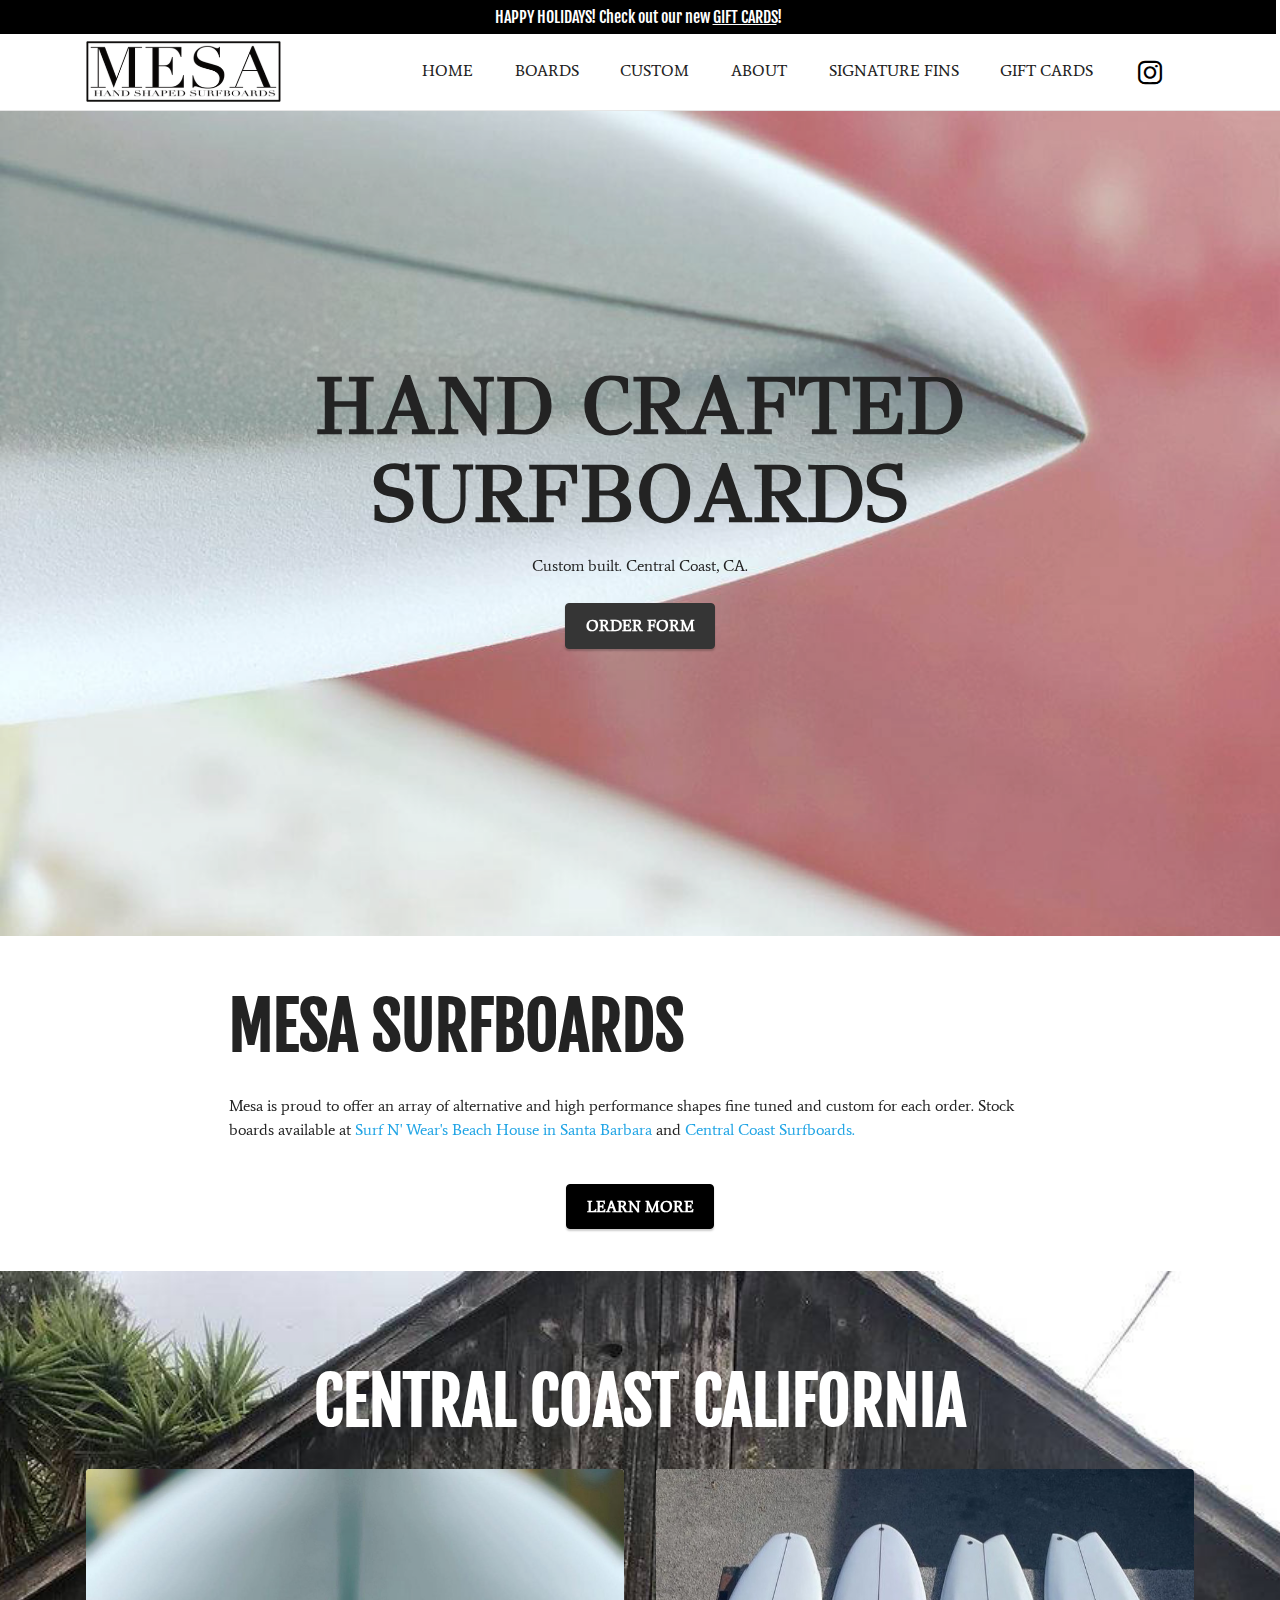
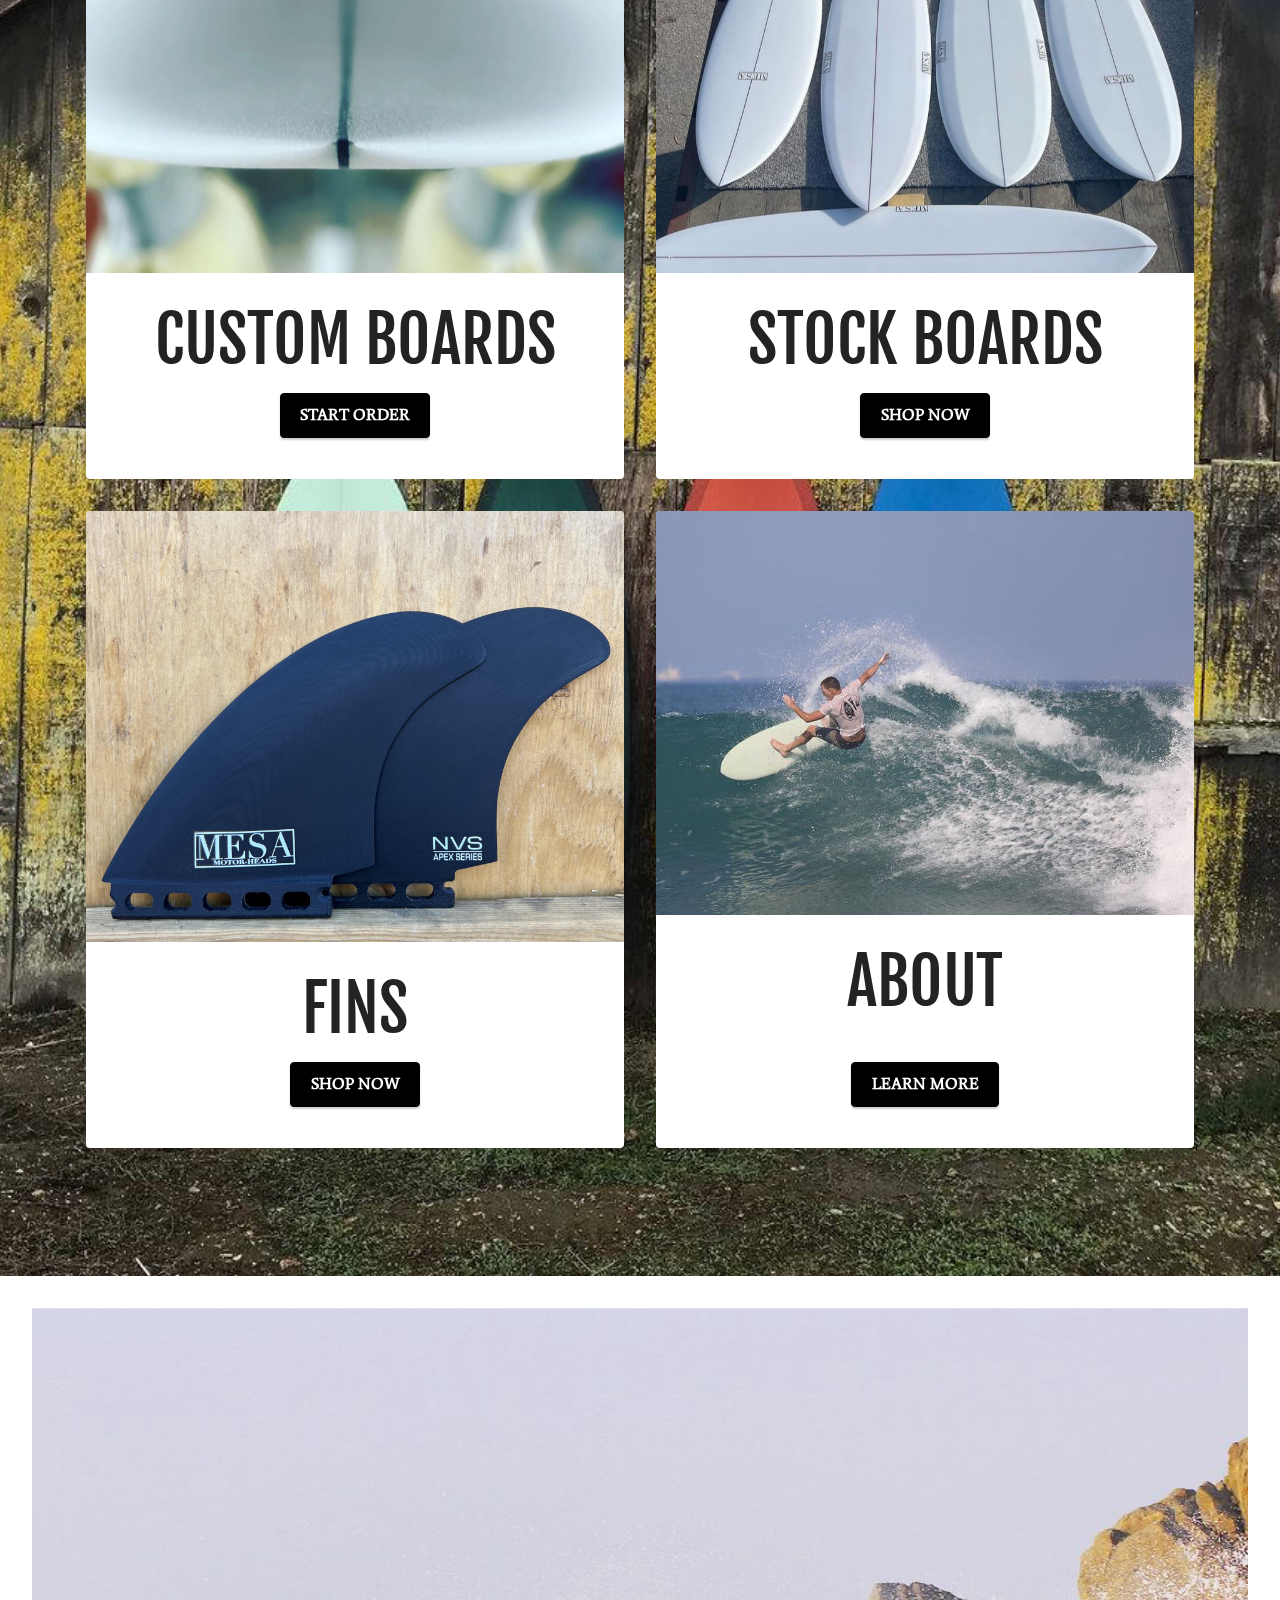
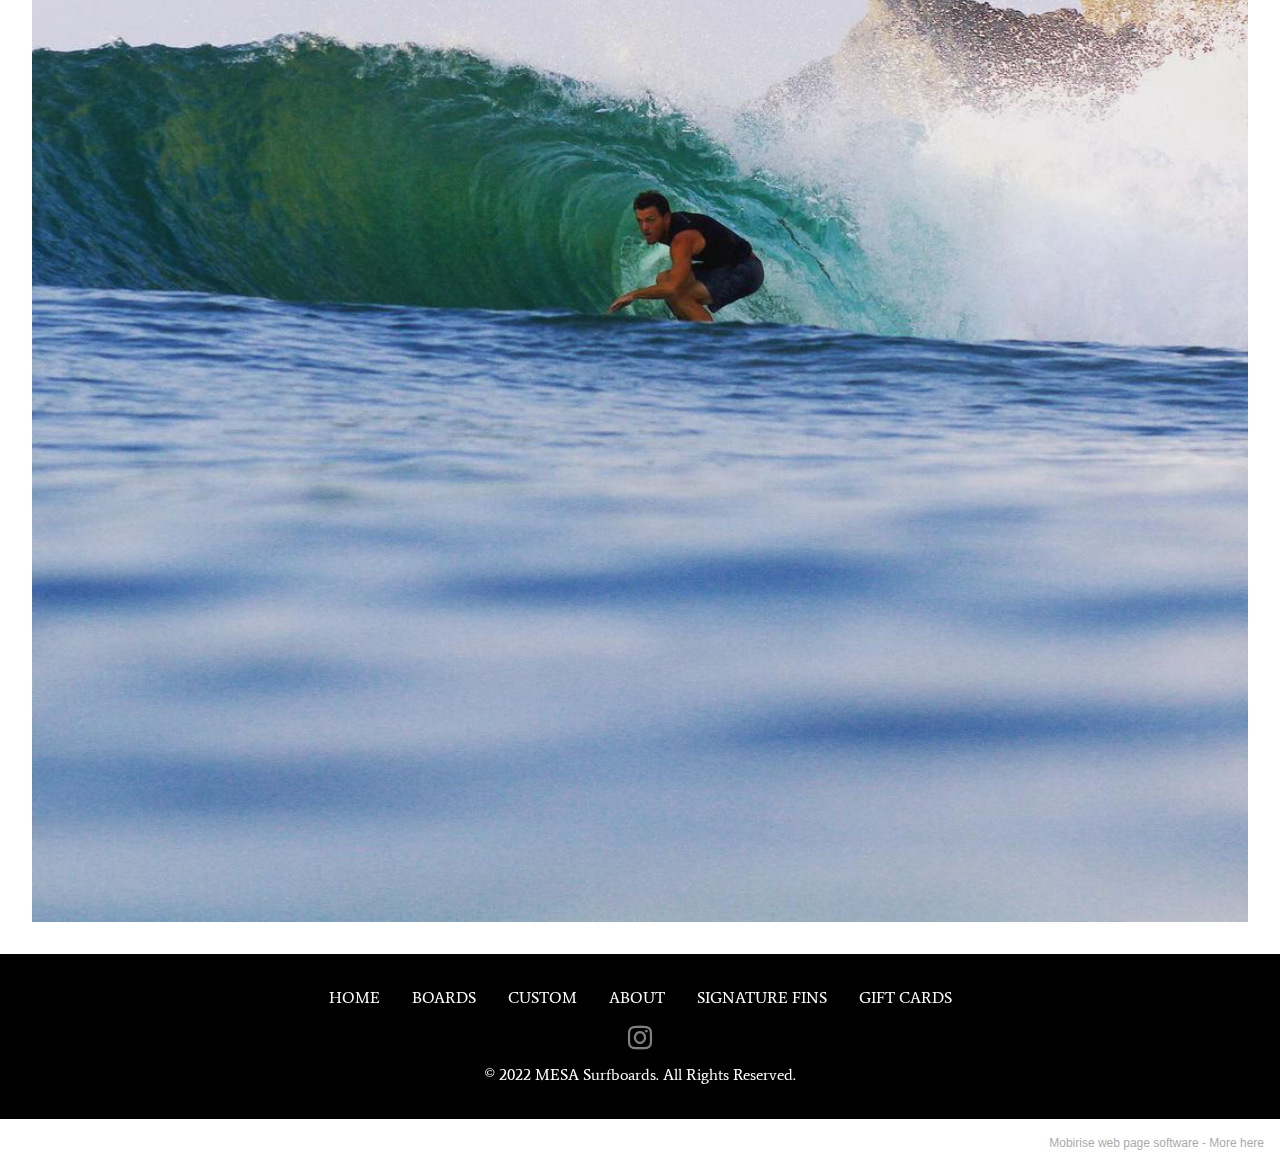
<file: index.html>
<!DOCTYPE html>
<html  >
<head>
  <!-- Site made with Mobirise Website Builder v5.3.0, https://mobirise.com -->
  <meta charset="UTF-8">
  <meta http-equiv="X-UA-Compatible" content="IE=edge">
  <meta name="generator" content="Mobirise v5.3.0, mobirise.com">
  <meta name="viewport" content="width=device-width, initial-scale=1, minimum-scale=1">
  <link rel="shortcut icon" href="assets/images/mesa-black-copy-388x121.png" type="image/x-icon">
  <meta name="description" content="Custom surfboards hand shaped from local shaper in Central Coast, California. MESA surfboards provides high quality custom shaped surfboards.  Surfboard shaper for Santa Barbara, San Luis Obispo, Los Osos, Morro Bay, Cayucos and more.">
  
  
  <title>Home</title>
  <link rel="stylesheet" href="assets/tether/tether.min.css">
  <link rel="stylesheet" href="assets/bootstrap/css/bootstrap.min.css">
  <link rel="stylesheet" href="assets/bootstrap/css/bootstrap-grid.min.css">
  <link rel="stylesheet" href="assets/bootstrap/css/bootstrap-reboot.min.css">
  <link rel="stylesheet" href="assets/dropdown/css/style.css">
  <link rel="stylesheet" href="assets/socicon/css/styles.css">
  <link rel="stylesheet" href="assets/theme/css/style.css">
  <link rel="preload" as="style" href="assets/mobirise/css/mbr-additional.css"><link rel="stylesheet" href="assets/mobirise/css/mbr-additional.css" type="text/css">
  
  
  
  
</head>
<body>
  
  <section class="menu cid-s48OLK6784" once="menu" id="menu1-h">
    
    <nav class="navbar navbar-dropdown navbar-fixed-top navbar-expand-lg">
                  <div id="banner-container" style="
    width: auto;
    padding-bottom: 5px;
    margin-top: -10px;
    margin-left: -18px;
">
<div id="banner-content" style="
    background-color: black;
    color: white;
    text-align: center;
    font-family: 'Fjalla One';
    padding-top: 5px;
    padding-bottom: 5px;
    width: 100vw;
    border: solid 2px;
">
    HAPPY HOLIDAYS! Check out our new <u><a style="cursor:pointer; color: white;" href="gift-cards.html">GIFT CARDS</a></u>!
    </div></div>
        <div class="container">
            <div class="navbar-brand">
                <span class="navbar-logo">
                    <a href="index.html">
                        <img src="assets/images/mesa-black-copy-388x121.png" alt="Mobirise" style="height: 3.8rem;">
                    </a>
                </span>
                
            </div>
            <button class="navbar-toggler" type="button" data-toggle="collapse" data-target="#navbarSupportedContent" aria-controls="navbarNavAltMarkup" aria-expanded="false" aria-label="Toggle navigation">
                <div class="hamburger">
                    <span></span>
                    <span></span>
                    <span></span>
                    <span></span>
                </div>
            </button>
            <div class="collapse navbar-collapse" id="navbarSupportedContent">
                <ul class="navbar-nav nav-dropdown nav-right" data-app-modern-menu="true"><li class="nav-item"><a class="nav-link link text-black text-primary display-4" href="index.html">HOME</a></li><li class="nav-item"><a class="nav-link link text-black text-primary display-4" href="surfboards.html">BOARDS</a></li><li class="nav-item"><a class="nav-link link text-black text-primary display-4" href="custom-surfboards.html">CUSTOM</a></li><li class="nav-item"><a class="nav-link link text-black text-primary display-4" href="about.html">ABOUT</a></li><li class="nav-item"><a class="nav-link link text-black text-primary display-4" href="SignatureFins.html">SIGNATURE FINS</a></li><li class="nav-item"><a class="nav-link link text-black text-primary display-4" href="gift-cards.html">GIFT CARDS</a></li></ul>
                <div class="icons-menu">
                    <a class="iconfont-wrapper" href="https://www.instagram.com/mesasurfboards/" target="_blank">
                        <span class="p-2 mbr-iconfont socicon-instagram socicon"></span>
                    </a>
                    
                    
                    
                </div>
                
            </div>
        </div>
    </nav>

</section>

<section class="header1 cid-s48MCQYojq mbr-fullscreen mbr-parallax-background" id="header1-f">

    

    <div class="mbr-overlay" style="opacity: 0.3; background-color: rgb(255, 255, 255);"></div>

    <div class="align-center container">
        <div class="row justify-content-center">
            <div class="col-12 col-lg-8">
                <h1 class="mbr-section-title mbr-fonts-style mb-3 display-1"><strong>HAND CRAFTED SURFBOARDS</strong></h1>
                
                <p class="mbr-text mbr-fonts-style display-7">Custom built. Central Coast, CA.<br></p>
                <div class="mbr-section-btn mt-3"><a class="btn btn-success display-4" href="assets/files/mesa_custom_boards.pdf">ORDER FORM</a></div>
            </div>
        </div>
    </div>
</section>

<section class="content1 cid-s48vaXqeL6" id="content1-b">
    
    <div class="container">
        <div class="row justify-content-center">
            <div class="title col-12 col-md-9">
                <h3 class="mbr-section-title mbr-fonts-style align-center mb-4 display-2"><strong>MESA SURFBOARDS</strong></h3>
                <h4 class="mbr-section-subtitle align-center mbr-fonts-style mb-4 display-7">Mesa is proud to offer an array of alternative and high performance shapes fine tuned and custom for each order. Stock boards available at <a href="https://surfnwearbeachhouse.com" class="text-secondary" target="_blank">Surf N' Wear's Beach House in Santa Barbara</a> and<a href="https://ccsurf.com/" class="text-primary" target="_blank"></a><a href="https://ccsurf.com/" class="text-secondary" target="_blank">&nbsp;Central Coast Surfboards.</a></h4>
                <div class="mbr-section-btn align-center"><a class="btn btn-primary display-4" href="surfboards.html">LEARN MORE</a></div>
            </div>
        </div>
    </div>
</section>

<section class="gallery2 cid-sSICg0YL9j" id="gallery2-p">
    
    
    <div class="container">
        <div class="mbr-section-head">
            <h4 class="mbr-section-title mbr-fonts-style align-center mb-0 display-2"><strong>CENTRAL COAST CALIFORNIA</strong></h4>
            
        </div>
        <div class="row mt-4">
            <div class="item features-image сol-12 col-md-6 col-lg-6">
                <div class="item-wrapper">
                    <div class="item-img">
                        <a href="custom-surfboards.html"><img src="assets/images/197694289-4143341222449789-2340812994357399700-n-3-1080x1080.jpeg" alt=""></a>
                    </div>
                    <div class="item-content">
                        <h5 class="item-title mbr-fonts-style display-2">CUSTOM BOARDS</h5>
                        
                        
                    </div>
                    <div class="mbr-section-btn item-footer mt-2"><a href="custom-surfboards.html" class="btn btn-primary item-btn display-7">START ORDER</a></div>
                </div>
            </div>
            <div class="item features-image сol-12 col-md-6 col-lg-6">
                <div class="item-wrapper">
                    <div class="item-img">
                        <a href="surfboards.html"><img src="assets/images/269760298-881004729236877-9082530448596691674-n-1-1076x1097.jpeg" alt=""></a>
                    </div>
                    <div class="item-content">
                        <h5 class="item-title mbr-fonts-style display-2">STOCK BOARDS</h5>
                        
                        
                    </div>
                    <div class="mbr-section-btn item-footer mt-2"><a href="surfboards.html" class="btn btn-primary item-btn display-7">SHOP NOW</a></div>
                </div>
            </div>
            <div class="item features-image сol-12 col-md-6 col-lg-6">
                <div class="item-wrapper">
                    <div class="item-img">
                        <a href="SignatureFins.html"><img src="assets/images/img-9980-1836x2448.jpeg" alt=""></a>
                    </div>
                    <div class="item-content">
                        <h5 class="item-title mbr-fonts-style display-2">FINS</h5>
                        
                        
                    </div>
                    <div class="mbr-section-btn item-footer mt-2"><a href="SignatureFins.html" class="btn btn-primary item-btn display-7">SHOP NOW</a></div>
                </div>
            </div>
            <div class="item features-image сol-12 col-md-6 col-lg-6">
                <div class="item-wrapper">
                    <div class="item-img">
                        <a href="about.html"><img src="assets/images/210401597-100750612270735-5439047150409909901-n-750x540.jpeg" alt="" title=""></a>
                    </div>
                    <div class="item-content">
                        <h5 class="item-title mbr-fonts-style display-2">ABOUT</h5>
                        
                        
                    </div>
                    <div class="mbr-section-btn item-footer mt-2"><a href="about.html" class="btn btn-primary item-btn display-7">LEARN MORE</a></div>
                </div>
            </div>
        </div>
    </div>
</section>

<section class="image3 cid-s48upRUlSD" id="image3-9">
    

    

    <div class="container-fluid">
        <div class="row justify-content-center">
            <div class="col-12 col-lg-12">
                <div class="image-wrapper">
                    <img src="assets/images/67744107-354148368595653-7545161541199935298-n-1080x1078.jpg" alt="Mobirise">
                    
                </div>
            </div>
        </div>
    </div>
</section>

<section class="footer3 cid-s48P1Icc8J" once="footers" id="footer3-i">

    

    

    <div class="container">
        <div class="media-container-row align-center mbr-white">
            <div class="row row-links">
                <ul class="foot-menu">
                    
                    
                    
                    
                    
                <li class="foot-menu-item mbr-fonts-style display-7"><a href="index.html" class="text-white text-primary">HOME</a></li><li class="foot-menu-item mbr-fonts-style display-7"><a href="surfboards.html" class="text-white text-primary">BOARDS</a></li><li class="foot-menu-item mbr-fonts-style display-7"><a href="custom-surfboards.html" class="text-white text-primary">CUSTOM</a></li><li class="foot-menu-item mbr-fonts-style display-7"><a href="about.html" class="text-white text-primary">ABOUT</a></li><li class="foot-menu-item mbr-fonts-style display-7"><a href="SignatureFins.html" class="text-white">SIGNATURE FINS</a></li><li class="foot-menu-item mbr-fonts-style display-7"><a href="gift-cards.html" class="text-white">GIFT CARDS</a></li></ul>
            </div>
            <div class="row social-row">
                <div class="social-list align-right pb-2">
                    
                    
                    
                    
                    
                    
                <div class="soc-item">
                        <a href="https://www.instagram.com/mesasurfboards/" target="_blank">
                            <span class="mbr-iconfont mbr-iconfont-social socicon-instagram socicon"></span>
                        </a>
                    </div></div>
            </div>
            <div class="row row-copirayt">
                <p class="mbr-text mb-0 mbr-fonts-style mbr-white align-center display-7">© 2022 MESA Surfboards. All Rights Reserved.</p>
            </div>
        </div>
    </div>
</section><section style="background-color: #fff; font-family: -apple-system, BlinkMacSystemFont, 'Segoe UI', 'Roboto', 'Helvetica Neue', Arial, sans-serif; color:#aaa; font-size:12px; padding: 0; align-items: center; display: flex;"><a href="https://mobirise.site/o" style="flex: 1 1; height: 3rem; padding-left: 1rem;"></a><p style="flex: 0 0 auto; margin:0; padding-right:1rem;">Mobirise web page software - <a href="https://mobirise.site/n" style="color:#aaa;">More here</a></p></section><script src="assets/web/assets/jquery/jquery.min.js"></script>  <script src="assets/popper/popper.min.js"></script>  <script src="assets/tether/tether.min.js"></script>  <script src="assets/bootstrap/js/bootstrap.min.js"></script>  <script src="assets/smoothscroll/smooth-scroll.js"></script>  <script src="assets/parallax/jarallax.min.js"></script>  <script src="assets/dropdown/js/nav-dropdown.js"></script>  <script src="assets/dropdown/js/navbar-dropdown.js"></script>  <script src="assets/touchswipe/jquery.touch-swipe.min.js"></script>  <script src="assets/theme/js/script.js"></script>  
  
  
</body>
</html>
</file>
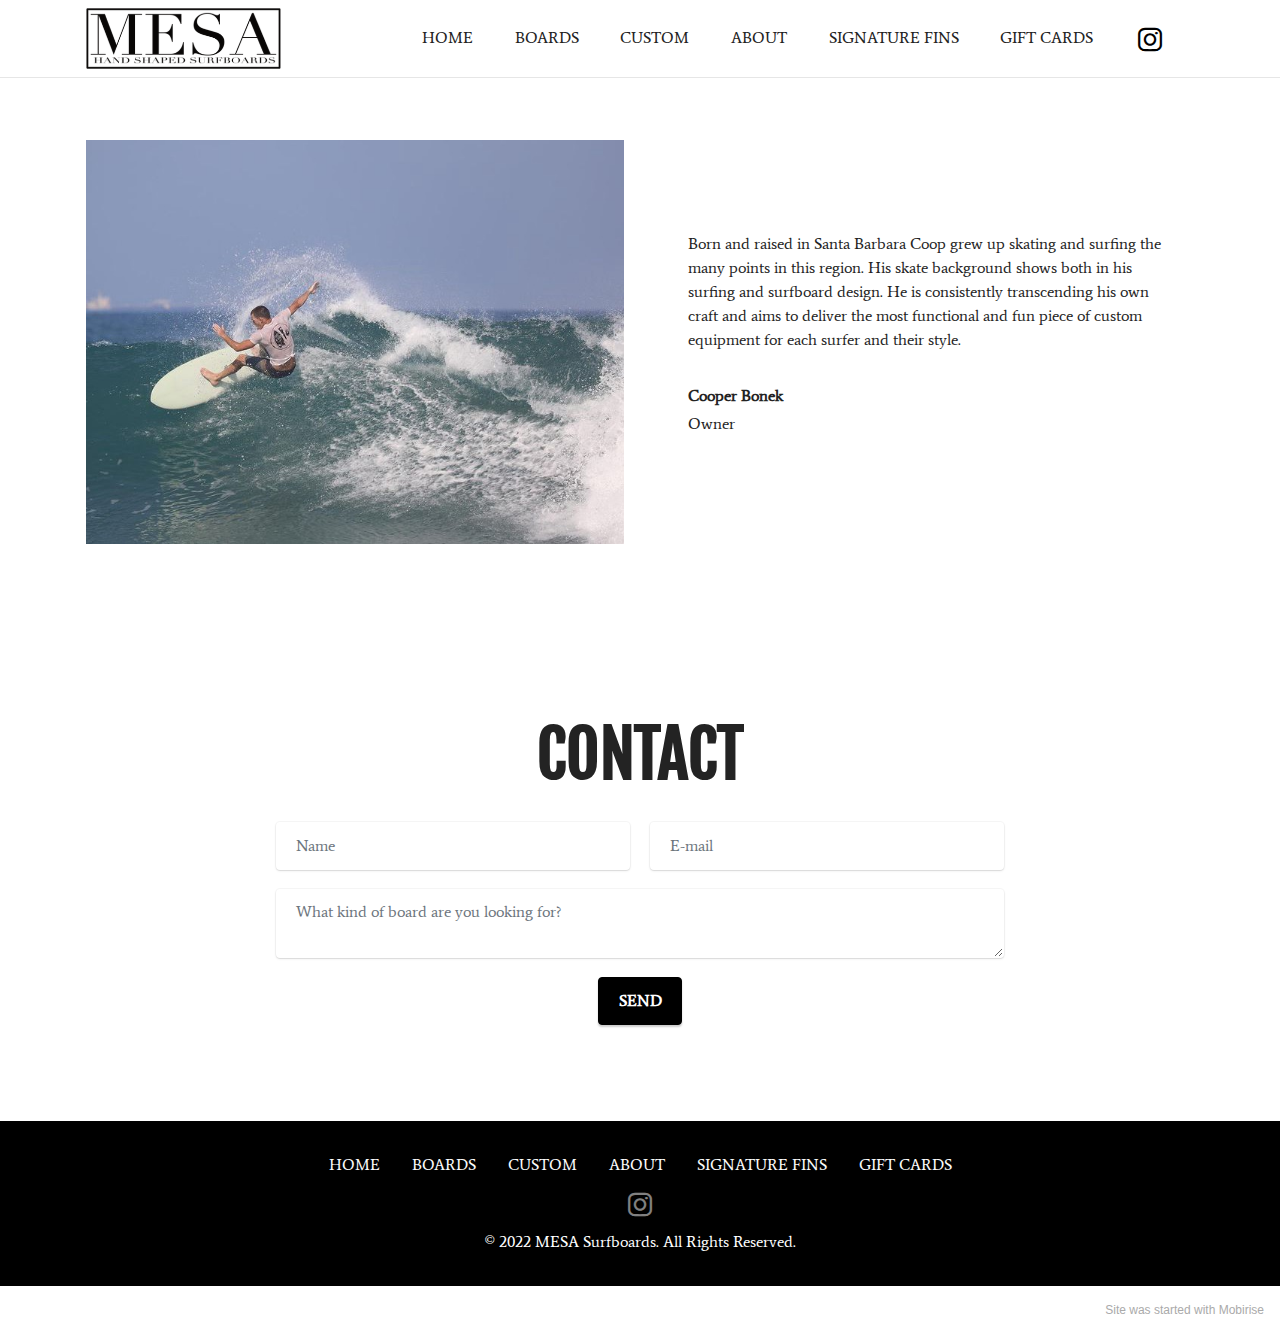
<file: about.html>
<!DOCTYPE html>
<html  >
<head>
  <!-- Site made with Mobirise Website Builder v5.3.0, https://mobirise.com -->
  <meta charset="UTF-8">
  <meta http-equiv="X-UA-Compatible" content="IE=edge">
  <meta name="generator" content="Mobirise v5.3.0, mobirise.com">
  <meta name="viewport" content="width=device-width, initial-scale=1, minimum-scale=1">
  <link rel="shortcut icon" href="assets/images/mesa-black-copy-388x121.png" type="image/x-icon">
  <meta name="description" content="Custom surfboards hand shaped from local shaper in Central Coast, California. MESA surfboards provides high quality custom shaped surfboards. Surfboard shaper for Santa Barbara, San Luis Obispo, Los Osos, Morro Bay, Cayucos and more.">
  
  
  <title>About</title>
  <link rel="stylesheet" href="assets/tether/tether.min.css">
  <link rel="stylesheet" href="assets/bootstrap/css/bootstrap.min.css">
  <link rel="stylesheet" href="assets/bootstrap/css/bootstrap-grid.min.css">
  <link rel="stylesheet" href="assets/bootstrap/css/bootstrap-reboot.min.css">
  <link rel="stylesheet" href="assets/dropdown/css/style.css">
  <link rel="stylesheet" href="assets/formstyler/jquery.formstyler.css">
  <link rel="stylesheet" href="assets/formstyler/jquery.formstyler.theme.css">
  <link rel="stylesheet" href="assets/datepicker/jquery.datetimepicker.min.css">
  <link rel="stylesheet" href="assets/socicon/css/styles.css">
  <link rel="stylesheet" href="assets/theme/css/style.css">
  <link rel="preload" as="style" href="assets/mobirise/css/mbr-additional.css"><link rel="stylesheet" href="assets/mobirise/css/mbr-additional.css" type="text/css">
  
  
  
  
</head>
<body>
  
  <section class="menu cid-s48OLK6784" once="menu" id="menu1-q">
    
    <nav class="navbar navbar-dropdown navbar-fixed-top navbar-expand-lg">
        <div class="container">
            <div class="navbar-brand">
                <span class="navbar-logo">
                    <a href="index.html">
                        <img src="assets/images/mesa-black-copy-388x121.png" alt="Mobirise" style="height: 3.8rem;">
                    </a>
                </span>
                
            </div>
            <button class="navbar-toggler" type="button" data-toggle="collapse" data-target="#navbarSupportedContent" aria-controls="navbarNavAltMarkup" aria-expanded="false" aria-label="Toggle navigation">
                <div class="hamburger">
                    <span></span>
                    <span></span>
                    <span></span>
                    <span></span>
                </div>
            </button>
            <div class="collapse navbar-collapse" id="navbarSupportedContent">
                <ul class="navbar-nav nav-dropdown nav-right" data-app-modern-menu="true"><li class="nav-item"><a class="nav-link link text-black text-primary display-4" href="index.html">HOME</a></li><li class="nav-item"><a class="nav-link link text-black text-primary display-4" href="surfboards.html">BOARDS</a></li><li class="nav-item"><a class="nav-link link text-black text-primary display-4" href="custom-surfboards.html">CUSTOM</a></li><li class="nav-item"><a class="nav-link link text-black text-primary display-4" href="about.html">ABOUT</a></li><li class="nav-item"><a class="nav-link link text-black text-primary display-4" href="SignatureFins.html">SIGNATURE FINS</a></li><li class="nav-item"><a class="nav-link link text-black text-primary display-4" href="gift-cards.html">GIFT CARDS</a></li></ul>
                <div class="icons-menu">
                    <a class="iconfont-wrapper" href="https://www.instagram.com/mesasurfboards/" target="_blank">
                        <span class="p-2 mbr-iconfont socicon-instagram socicon"></span>
                    </a>
                    
                    
                    
                </div>
                
            </div>
        </div>
    </nav>

</section>

<section class="testimonials1 cid-sSLiTDSGYk" id="testimonials1-14">
    

    
    <div class="container">
        
        <div class="row align-items-center">
            <div class="col-12 col-md-6">
                <div class="image-wrapper">
                    <img src="assets/images/210401597-100750612270735-5439047150409909901-n-750x540.jpeg" alt="Mobirise">
                </div>
            </div>
            <div class="col-12 col-md">
                <div class="text-wrapper">
                    <p class="mbr-text mbr-fonts-style mb-4 display-4">Born and raised in Santa Barbara Coop grew up skating and surfing the many points in this region. His skate background shows both in his surfing and surfboard design. He is consistently transcending his own craft and aims to deliver the most functional and fun piece of custom equipment for each surfer and their style.<br></p>
                    <p class="name mbr-fonts-style mb-1 display-4">
                        <strong>Cooper Bonek</strong></p>
                    <p class="position mbr-fonts-style display-7">Owner</p>
                </div>
            </div>
        </div>
    </div>
</section>

<section class="form5 cid-sTmWFswPxs" id="form5-1a">
    
    
    <div class="container">
        <div class="mbr-section-head">
            <h3 class="mbr-section-title mbr-fonts-style align-center mb-0 display-2">
                <strong>CONTACT</strong></h3>
            
        </div>
        <div class="row justify-content-center mt-4">
            <div class="col-lg-8 mx-auto mbr-form" data-form-type="formoid">
                <form action="https://mobirise.eu/" method="POST" class="mbr-form form-with-styler" data-form-title="Form Name"><input type="hidden" name="email" data-form-email="true" value="yjQLL39+U4Iu/HCIiXQ8ziNP34a7xXGkDqPRW5KxUH3JJ9VY0depzz/IEw04OIzPqFxWrbnf8HIBHgmbAFizprJMkmjT/jjjsp3GfTEF96yhGtWrYUVCPJuwLkXM+FM4">
                    <div class="row">
                        <div hidden="hidden" data-form-alert="" class="alert alert-success col-12">I will reach out to you shortly</div>
                        <div hidden="hidden" data-form-alert-danger="" class="alert alert-danger col-12">Oops...! some
                            problem!</div>
                    </div>
                    <div class="dragArea row">
                        <div class="col-md col-sm-12 form-group" data-for="name">
                            <input type="text" name="name" placeholder="Name" data-form-field="name" class="form-control" value="" id="name-form5-1a">
                        </div>
                        <div class="col-md col-sm-12 form-group" data-for="email">
                            <input type="email" name="email" placeholder="E-mail" data-form-field="email" class="form-control" value="" id="email-form5-1a">
                        </div>
                        
                        <div class="col-12 form-group" data-for="textarea">
                            <textarea name="textarea" placeholder="What kind of board are you looking for?" data-form-field="textarea" class="form-control" id="textarea-form5-1a"></textarea>
                        </div>
                        <div class="col-lg-12 col-md-12 col-sm-12 align-center mbr-section-btn"><button type="submit" class="btn btn-primary display-4">SEND</button></div>
                    </div>
                </form>
            </div>
        </div>
    </div>
</section>

<section class="footer3 cid-s48P1Icc8J" once="footers" id="footer3-r">

    

    

    <div class="container">
        <div class="media-container-row align-center mbr-white">
            <div class="row row-links">
                <ul class="foot-menu">
                    
                    
                    
                    
                    
                <li class="foot-menu-item mbr-fonts-style display-7"><a href="index.html" class="text-white text-primary">HOME</a></li><li class="foot-menu-item mbr-fonts-style display-7"><a href="surfboards.html" class="text-white text-primary">BOARDS</a></li><li class="foot-menu-item mbr-fonts-style display-7"><a href="custom-surfboards.html" class="text-white text-primary">CUSTOM</a></li><li class="foot-menu-item mbr-fonts-style display-7"><a href="about.html" class="text-white text-primary">ABOUT</a></li><li class="foot-menu-item mbr-fonts-style display-7"><a href="SignatureFins.html" class="text-white">SIGNATURE FINS</a></li><li class="foot-menu-item mbr-fonts-style display-7"><a href="gift-cards.html" class="text-white">GIFT CARDS</a></li></ul>
            </div>
            <div class="row social-row">
                <div class="social-list align-right pb-2">
                    
                    
                    
                    
                    
                    
                <div class="soc-item">
                        <a href="https://www.instagram.com/mesasurfboards/" target="_blank">
                            <span class="mbr-iconfont mbr-iconfont-social socicon-instagram socicon"></span>
                        </a>
                    </div></div>
            </div>
            <div class="row row-copirayt">
                <p class="mbr-text mb-0 mbr-fonts-style mbr-white align-center display-7">© 2022 MESA Surfboards. All Rights Reserved.</p>
            </div>
        </div>
    </div>
</section><section style="background-color: #fff; font-family: -apple-system, BlinkMacSystemFont, 'Segoe UI', 'Roboto', 'Helvetica Neue', Arial, sans-serif; color:#aaa; font-size:12px; padding: 0; align-items: center; display: flex;"><a href="https://mobirise.site/l" style="flex: 1 1; height: 3rem; padding-left: 1rem;"></a><p style="flex: 0 0 auto; margin:0; padding-right:1rem;">Site <a href="https://mobirise.site/f" style="color:#aaa;">was started</a> with Mobirise</p></section><script src="assets/web/assets/jquery/jquery.min.js"></script>  <script src="assets/popper/popper.min.js"></script>  <script src="assets/tether/tether.min.js"></script>  <script src="assets/bootstrap/js/bootstrap.min.js"></script>  <script src="assets/smoothscroll/smooth-scroll.js"></script>  <script src="assets/dropdown/js/nav-dropdown.js"></script>  <script src="assets/dropdown/js/navbar-dropdown.js"></script>  <script src="assets/touchswipe/jquery.touch-swipe.min.js"></script>  <script src="assets/formstyler/jquery.formstyler.js"></script>  <script src="assets/formstyler/jquery.formstyler.min.js"></script>  <script src="assets/datepicker/jquery.datetimepicker.full.js"></script>  <script src="assets/theme/js/script.js"></script>  <script src="assets/formoid/formoid.min.js"></script>  
  
  
</body>
</html>
</file>
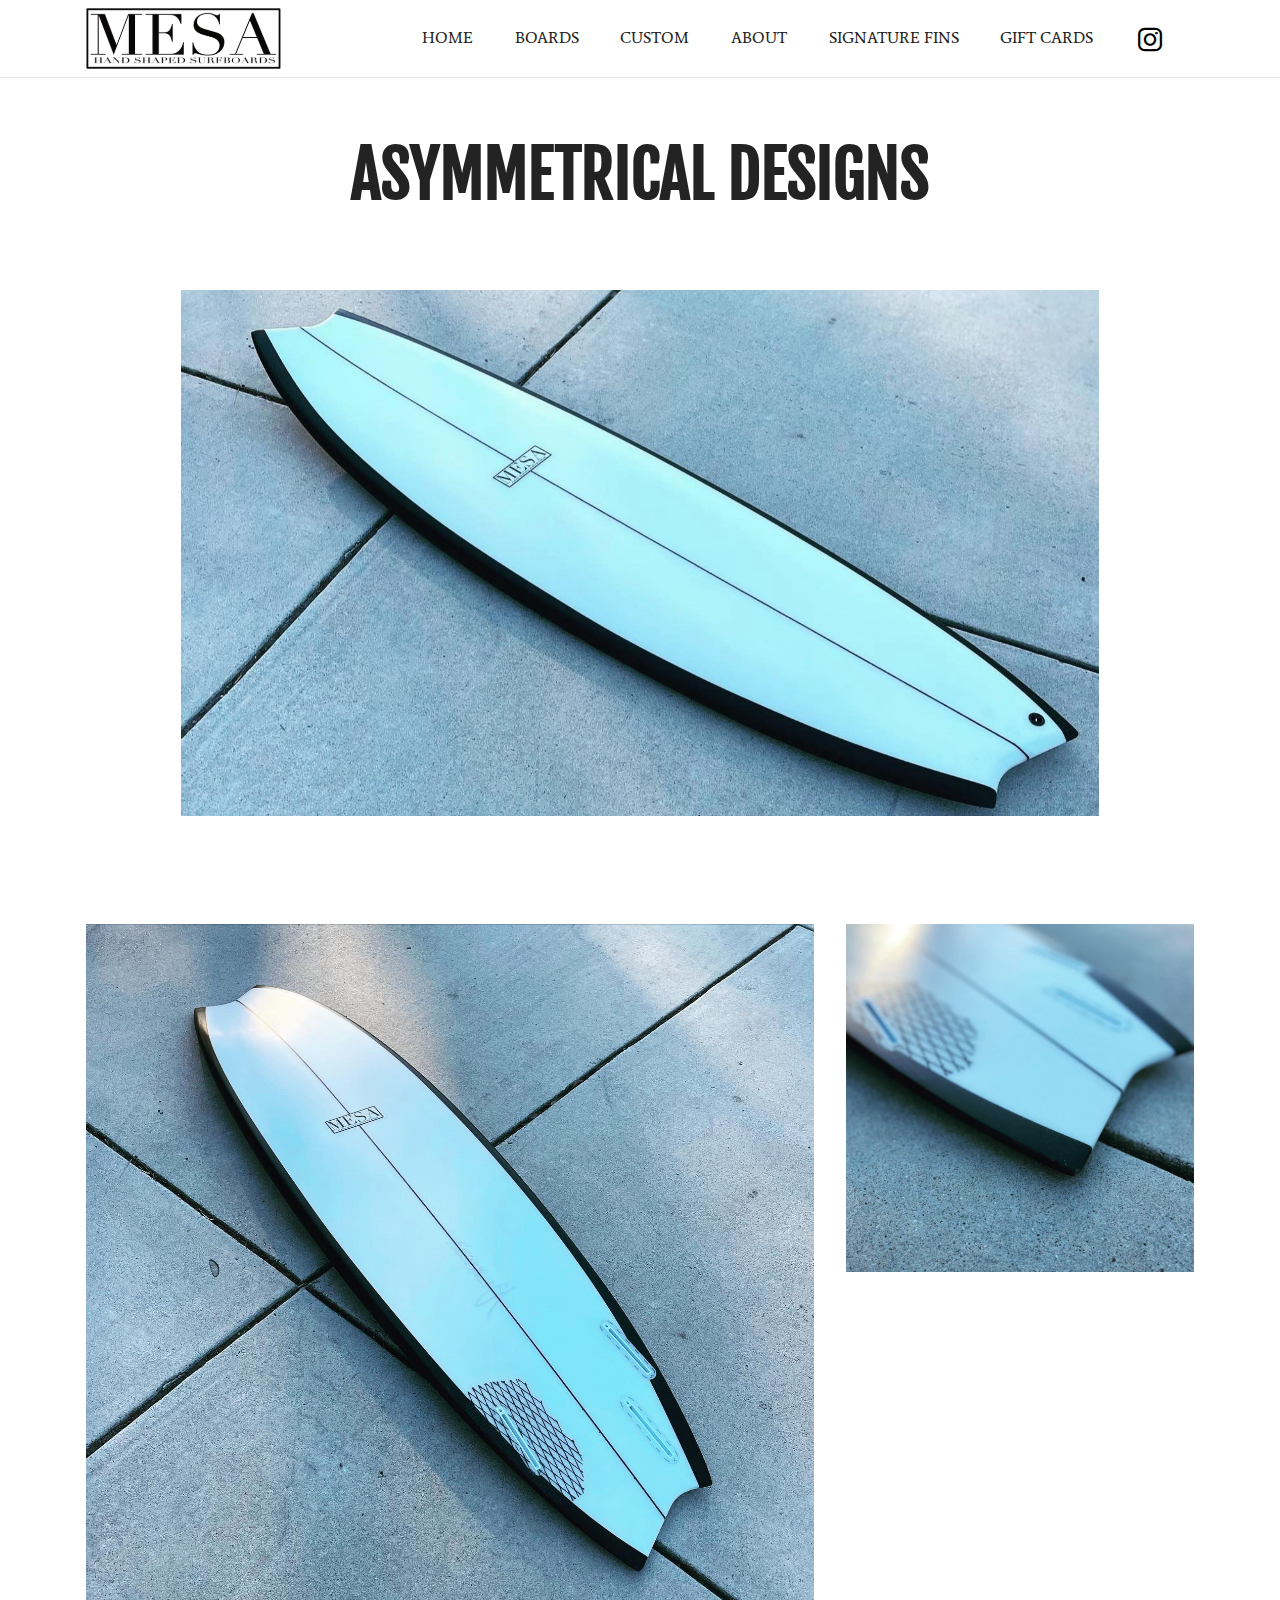
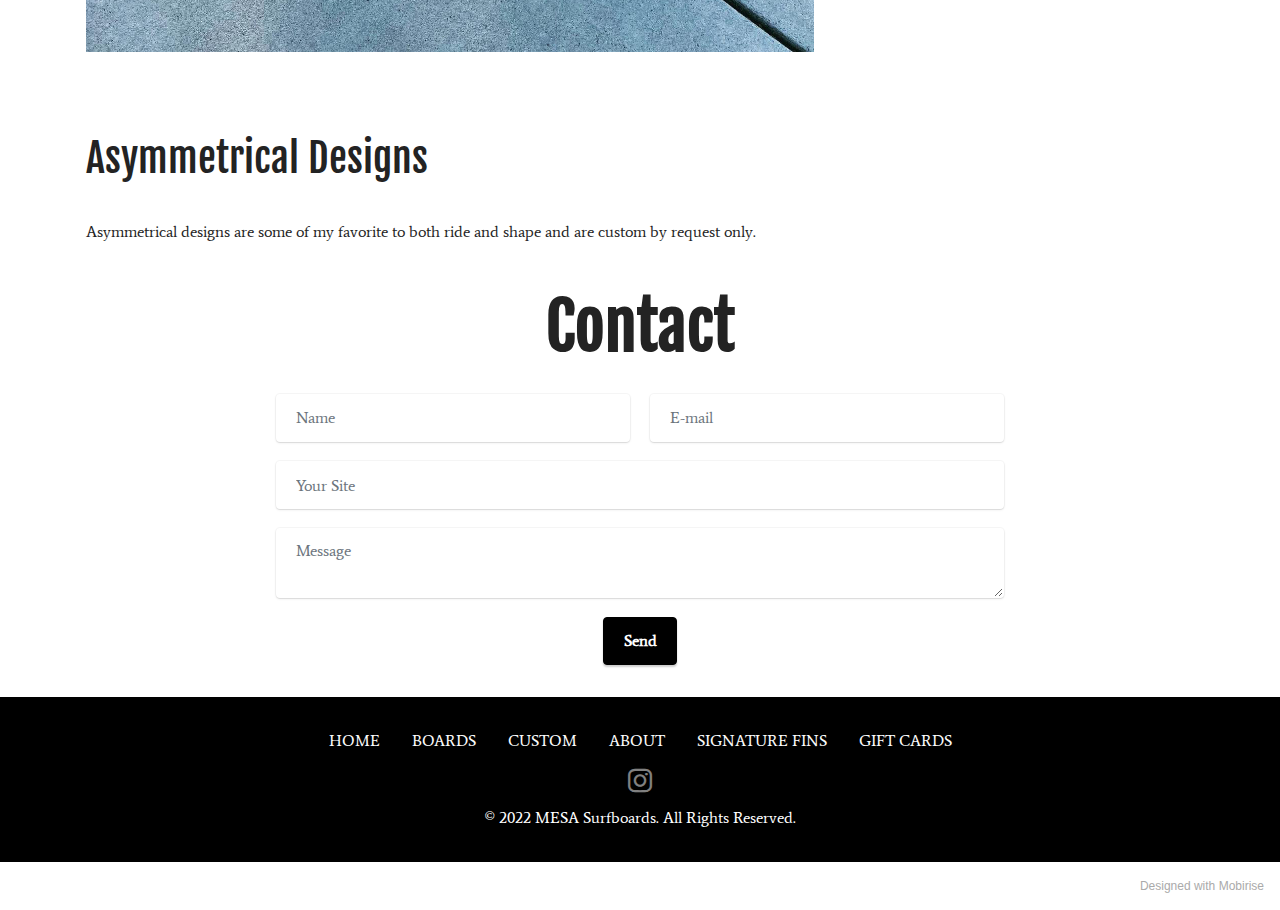
<file: Asymmetrical-Designs.html>
<!DOCTYPE html>
<html  >
<head>
  <!-- Site made with Mobirise Website Builder v5.3.0, https://mobirise.com -->
  <meta charset="UTF-8">
  <meta http-equiv="X-UA-Compatible" content="IE=edge">
  <meta name="generator" content="Mobirise v5.3.0, mobirise.com">
  <meta name="viewport" content="width=device-width, initial-scale=1, minimum-scale=1">
  <link rel="shortcut icon" href="assets/images/mesa-black-copy-388x121.png" type="image/x-icon">
  <meta name="description" content="">
  
  
  <title>Asymmetrical Designs</title>
  <link rel="stylesheet" href="assets/tether/tether.min.css">
  <link rel="stylesheet" href="assets/bootstrap/css/bootstrap.min.css">
  <link rel="stylesheet" href="assets/bootstrap/css/bootstrap-grid.min.css">
  <link rel="stylesheet" href="assets/bootstrap/css/bootstrap-reboot.min.css">
  <link rel="stylesheet" href="assets/dropdown/css/style.css">
  <link rel="stylesheet" href="assets/formstyler/jquery.formstyler.css">
  <link rel="stylesheet" href="assets/formstyler/jquery.formstyler.theme.css">
  <link rel="stylesheet" href="assets/datepicker/jquery.datetimepicker.min.css">
  <link rel="stylesheet" href="assets/socicon/css/styles.css">
  <link rel="stylesheet" href="assets/theme/css/style.css">
  <link rel="preload" as="style" href="assets/mobirise/css/mbr-additional.css"><link rel="stylesheet" href="assets/mobirise/css/mbr-additional.css" type="text/css">
  
  
  
  
</head>
<body>
  
  <section class="menu cid-tp1bbi63HN" once="menu" id="menu1-2h">
    
    <nav class="navbar navbar-dropdown navbar-fixed-top navbar-expand-lg">
        <div class="container">
            <div class="navbar-brand">
                <span class="navbar-logo">
                    <a href="index.html">
                        <img src="assets/images/mesa-black-copy-388x121.png" alt="Mobirise" style="height: 3.8rem;">
                    </a>
                </span>
                
            </div>
            <button class="navbar-toggler" type="button" data-toggle="collapse" data-target="#navbarSupportedContent" aria-controls="navbarNavAltMarkup" aria-expanded="false" aria-label="Toggle navigation">
                <div class="hamburger">
                    <span></span>
                    <span></span>
                    <span></span>
                    <span></span>
                </div>
            </button>
            <div class="collapse navbar-collapse" id="navbarSupportedContent">
                <ul class="navbar-nav nav-dropdown nav-right" data-app-modern-menu="true"><li class="nav-item"><a class="nav-link link text-black text-primary display-4" href="index.html">HOME</a></li><li class="nav-item"><a class="nav-link link text-black text-primary display-4" href="surfboards.html">BOARDS</a></li><li class="nav-item"><a class="nav-link link text-black text-primary display-4" href="custom-surfboards.html">CUSTOM</a></li><li class="nav-item"><a class="nav-link link text-black text-primary display-4" href="about.html">ABOUT</a></li><li class="nav-item"><a class="nav-link link text-black text-primary display-4" href="SignatureFins.html">SIGNATURE FINS</a></li><li class="nav-item"><a class="nav-link link text-black text-primary display-4" href="gift-cards.html">GIFT CARDS</a></li></ul>
                <div class="icons-menu">
                    <a class="iconfont-wrapper" href="https://www.instagram.com/mesasurfboards/" target="_blank">
                        <span class="p-2 mbr-iconfont socicon-instagram socicon"></span>
                    </a>
                    
                    
                    
                </div>
                
            </div>
        </div>
    </nav>

</section>

<section class="content4 cid-tp1bbgBmnH" id="content4-2d">
    
    
    <div class="container">
        <div class="row justify-content-center">
            <div class="title col-md-12 col-lg-10">
                <h3 class="mbr-section-title mbr-fonts-style align-center mb-4 display-2"><strong>ASYMMETRICAL DESIGNS</strong></h3>
                
                
            </div>
        </div>
    </div>
</section>

<section class="image3 cid-tp1bsUxYkS" id="image3-2k">
    

    

    <div class="container">
        <div class="row justify-content-center">
            <div class="col-12 col-lg-10">
                <div class="image-wrapper">
                    <img src="assets/images/c1791e83-0617-4352-a106-3591b4a7bbf1-1440x1439.jpeg" alt="Mobirise">
                    
                </div>
            </div>
        </div>
    </div>
</section>

<section class="image6 cid-tp1bbhxZs7" id="image6-2f">
    
    
    
    
    <div class="container">
        <div class="row">
            <div class="col-12 col-md-12">
                <div class="row">
                    <div class="col-12 col-lg-8">
                        <div class="img-item mb-3">
                            <img src="assets/images/882d387f-ac2a-4d9c-b1c3-2cf0d3277efa-1440x1440.jpg" alt="">
                            
                        </div>
                    </div>
                    <div class="col-12 col-lg">
                        <div class="img-item mb-3">
                            <img src="assets/images/923c2ba5-25b7-4169-b752-a79895e2dfde-696x696.jpg" alt="">
                            
                        </div>
                    </div>
                </div>
            </div>
        </div>
    </div>
</section>

<section class="content5 cid-tp1bbhTtT3" id="content5-2g">
    
    <div class="container">
        <div class="row justify-content-center">
            <div class="col-md-12 col-lg-12">
                
                <h4 class="mbr-section-subtitle mbr-fonts-style mb-4 display-5">Asymmetrical Designs</h4>
                <p class="mbr-text mbr-fonts-style display-7">Asymmetrical designs are some of my favorite to both ride and shape and are custom by request only.&nbsp;<br></p>
            </div>
        </div>
    </div>
</section>

<section class="form5 cid-tp1bbiAkwA" id="form5-2i">
    
    
    <div class="container">
        <div class="mbr-section-head">
            <h3 class="mbr-section-title mbr-fonts-style align-center mb-0 display-2">
                <strong>Contact</strong></h3>
            
        </div>
        <div class="row justify-content-center mt-4">
            <div class="col-lg-8 mx-auto mbr-form" data-form-type="formoid">
                <form action="https://mobirise.eu/" method="POST" class="mbr-form form-with-styler" data-form-title="Form Name"><input type="hidden" name="email" data-form-email="true" value="XKog8ABHpAEju8qbK7MKTwQGY5dSAGtb3CIU2OxKYlA/P1T9diLN9QAKKYCPmxC0hLfI5xaTc3xD+I5YwxxPOwEFNwDzSOviZDg5G5TcxNrDWojWrnDukMsD98wsOdNL">
                    <div class="row">
                        <div hidden="hidden" data-form-alert="" class="alert alert-success col-12">Thanks for filling out
                            the form!</div>
                        <div hidden="hidden" data-form-alert-danger="" class="alert alert-danger col-12">Oops...! some
                            problem!</div>
                    </div>
                    <div class="dragArea row">
                        <div class="col-md col-sm-12 form-group" data-for="name">
                            <input type="text" name="name" placeholder="Name" data-form-field="name" class="form-control" value="" id="name-form5-2i">
                        </div>
                        <div class="col-md col-sm-12 form-group" data-for="email">
                            <input type="email" name="email" placeholder="E-mail" data-form-field="email" class="form-control" value="" id="email-form5-2i">
                        </div>
                        <div class="col-12 form-group" data-for="url">
                            <input type="url" name="url" placeholder="Your Site" data-form-field="url" class="form-control" value="" id="url-form5-2i">
                        </div>
                        <div class="col-12 form-group" data-for="textarea">
                            <textarea name="textarea" placeholder="Message" data-form-field="textarea" class="form-control" id="textarea-form5-2i"></textarea>
                        </div>
                        <div class="col-lg-12 col-md-12 col-sm-12 align-center mbr-section-btn"><button type="submit" class="btn btn-primary display-4">Send</button></div>
                    </div>
                </form>
            </div>
        </div>
    </div>
</section>

<section class="footer3 cid-tp1bbiZ9zR" once="footers" id="footer3-2j">

    

    

    <div class="container">
        <div class="media-container-row align-center mbr-white">
            <div class="row row-links">
                <ul class="foot-menu">
                    
                    
                    
                    
                    
                <li class="foot-menu-item mbr-fonts-style display-7"><a href="index.html" class="text-white text-primary">HOME</a></li><li class="foot-menu-item mbr-fonts-style display-7"><a href="surfboards.html" class="text-white text-primary">BOARDS</a></li><li class="foot-menu-item mbr-fonts-style display-7"><a href="custom-surfboards.html" class="text-white text-primary">CUSTOM</a></li><li class="foot-menu-item mbr-fonts-style display-7"><a href="about.html" class="text-white text-primary">ABOUT</a></li><li class="foot-menu-item mbr-fonts-style display-7"><a href="SignatureFins.html" class="text-white">SIGNATURE FINS</a></li><li class="foot-menu-item mbr-fonts-style display-7"><a href="gift-cards.html" class="text-white">GIFT CARDS</a></li></ul>
            </div>
            <div class="row social-row">
                <div class="social-list align-right pb-2">
                    
                    
                    
                    
                    
                    
                <div class="soc-item">
                        <a href="https://www.instagram.com/mesasurfboards/" target="_blank">
                            <span class="mbr-iconfont mbr-iconfont-social socicon-instagram socicon"></span>
                        </a>
                    </div></div>
            </div>
            <div class="row row-copirayt">
                <p class="mbr-text mb-0 mbr-fonts-style mbr-white align-center display-7">© 2022 MESA Surfboards. All Rights Reserved.</p>
            </div>
        </div>
    </div>
</section><section style="background-color: #fff; font-family: -apple-system, BlinkMacSystemFont, 'Segoe UI', 'Roboto', 'Helvetica Neue', Arial, sans-serif; color:#aaa; font-size:12px; padding: 0; align-items: center; display: flex;"><a href="https://mobirise.site/j" style="flex: 1 1; height: 3rem; padding-left: 1rem;"></a><p style="flex: 0 0 auto; margin:0; padding-right:1rem;">Designed with <a href="https://mobirise.site/a" style="color:#aaa;">Mobirise</a></p></section><script src="assets/web/assets/jquery/jquery.min.js"></script>  <script src="assets/popper/popper.min.js"></script>  <script src="assets/tether/tether.min.js"></script>  <script src="assets/bootstrap/js/bootstrap.min.js"></script>  <script src="assets/smoothscroll/smooth-scroll.js"></script>  <script src="assets/dropdown/js/nav-dropdown.js"></script>  <script src="assets/dropdown/js/navbar-dropdown.js"></script>  <script src="assets/touchswipe/jquery.touch-swipe.min.js"></script>  <script src="assets/formstyler/jquery.formstyler.js"></script>  <script src="assets/formstyler/jquery.formstyler.min.js"></script>  <script src="assets/datepicker/jquery.datetimepicker.full.js"></script>  <script src="assets/theme/js/script.js"></script>  <script src="assets/formoid/formoid.min.js"></script>  
  
  
</body>
</html>
</file>
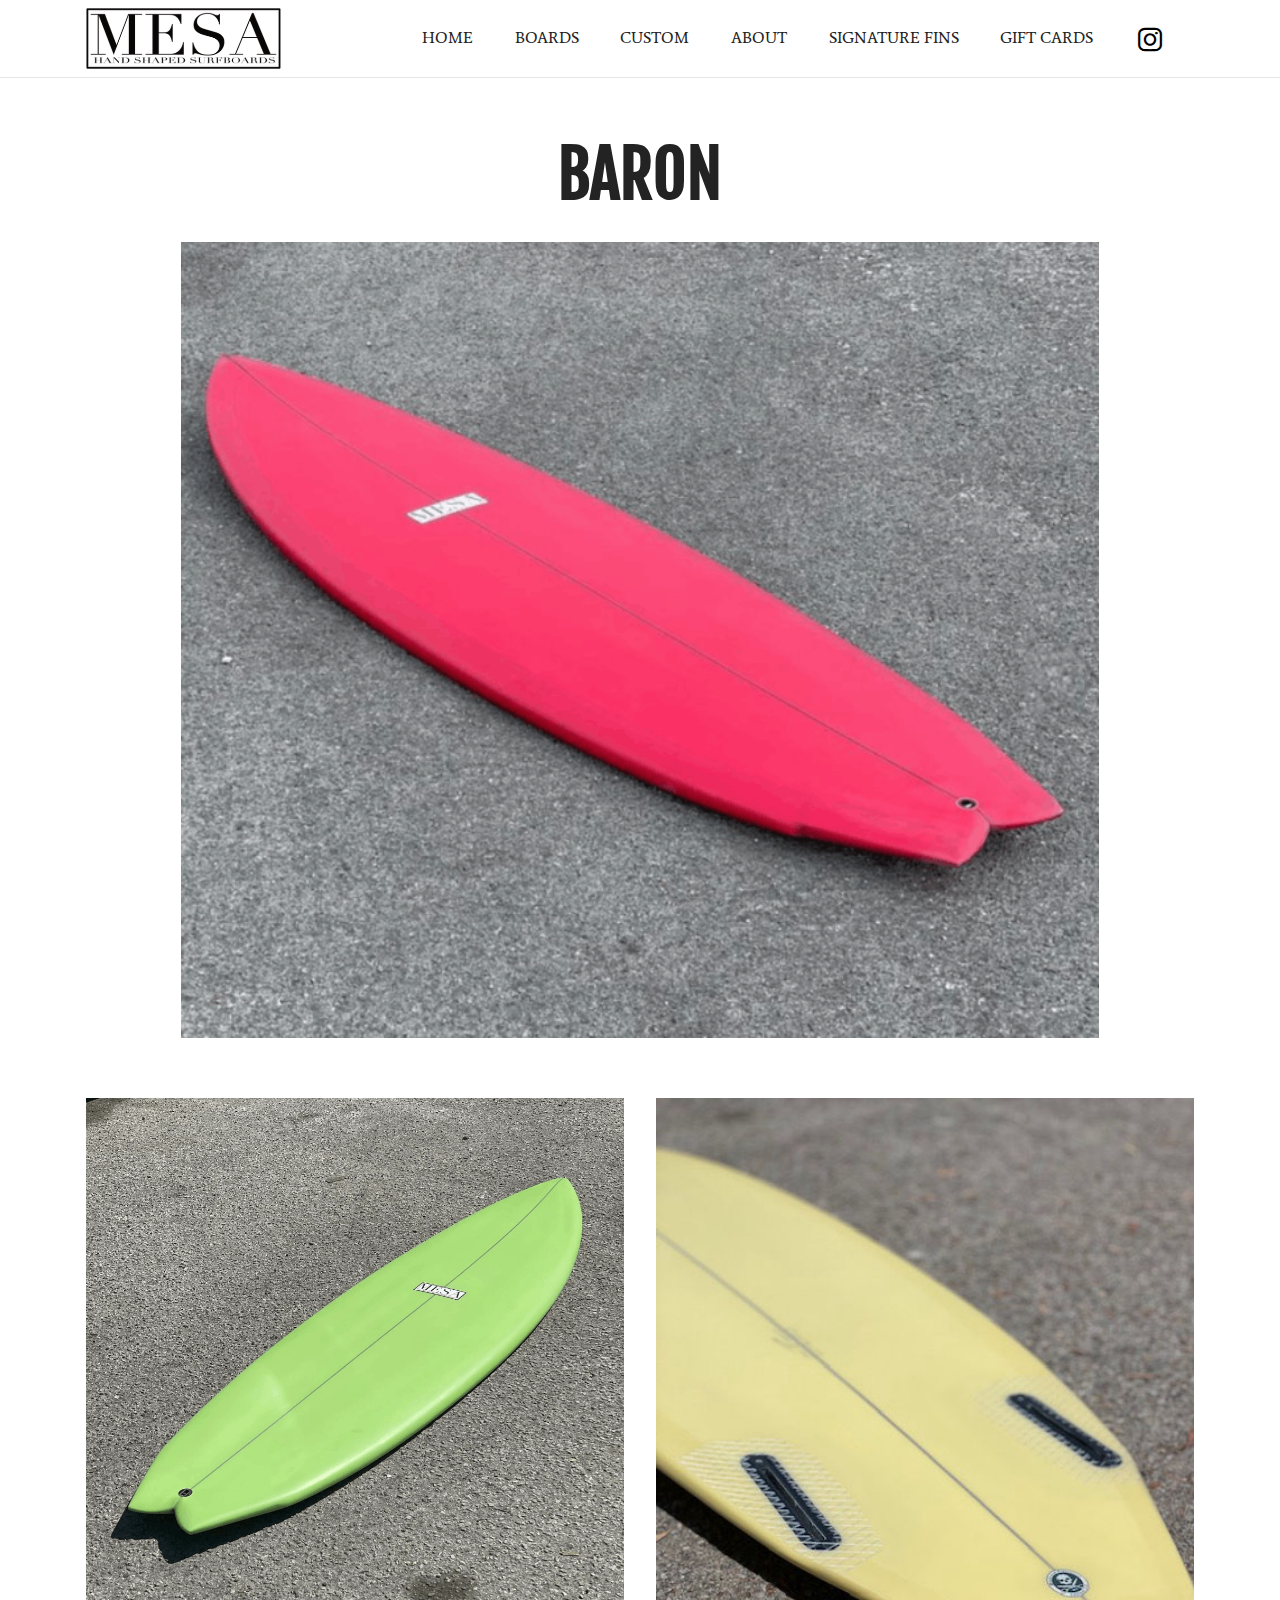
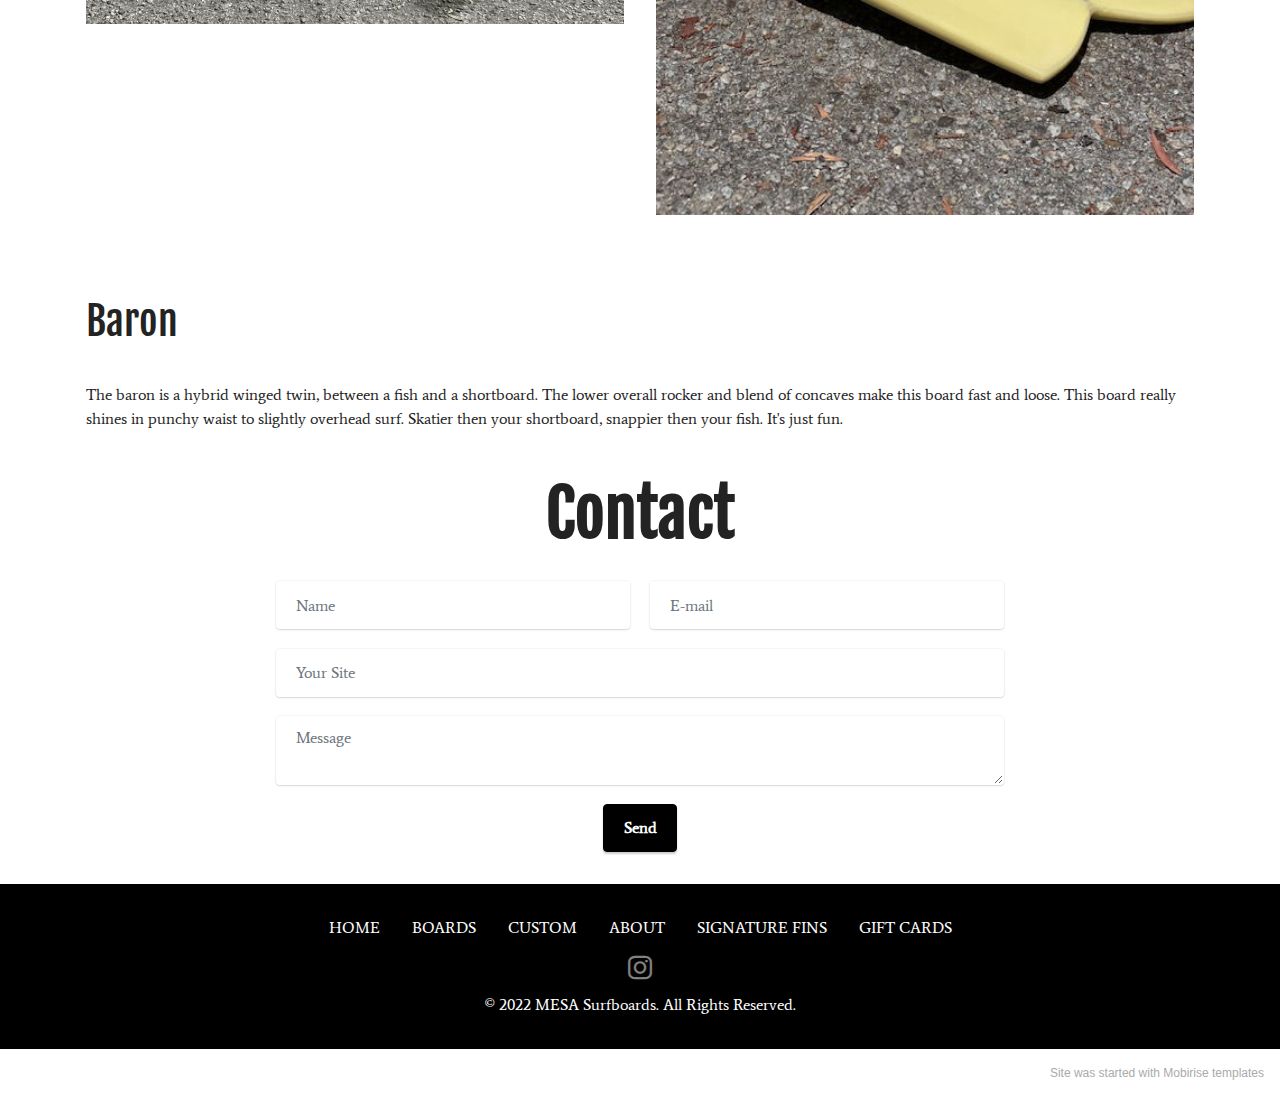
<file: Baron.html>
<!DOCTYPE html>
<html  >
<head>
  <!-- Site made with Mobirise Website Builder v5.3.0, https://mobirise.com -->
  <meta charset="UTF-8">
  <meta http-equiv="X-UA-Compatible" content="IE=edge">
  <meta name="generator" content="Mobirise v5.3.0, mobirise.com">
  <meta name="viewport" content="width=device-width, initial-scale=1, minimum-scale=1">
  <link rel="shortcut icon" href="assets/images/mesa-black-copy-388x121.png" type="image/x-icon">
  <meta name="description" content="">
  
  
  <title>Baron</title>
  <link rel="stylesheet" href="assets/tether/tether.min.css">
  <link rel="stylesheet" href="assets/bootstrap/css/bootstrap.min.css">
  <link rel="stylesheet" href="assets/bootstrap/css/bootstrap-grid.min.css">
  <link rel="stylesheet" href="assets/bootstrap/css/bootstrap-reboot.min.css">
  <link rel="stylesheet" href="assets/dropdown/css/style.css">
  <link rel="stylesheet" href="assets/formstyler/jquery.formstyler.css">
  <link rel="stylesheet" href="assets/formstyler/jquery.formstyler.theme.css">
  <link rel="stylesheet" href="assets/datepicker/jquery.datetimepicker.min.css">
  <link rel="stylesheet" href="assets/socicon/css/styles.css">
  <link rel="stylesheet" href="assets/theme/css/style.css">
  <link rel="preload" as="style" href="assets/mobirise/css/mbr-additional.css"><link rel="stylesheet" href="assets/mobirise/css/mbr-additional.css" type="text/css">
  
  
  
  
</head>
<body>
  
  <section class="menu cid-tp3CDMka8k" once="menu" id="menu1-3g">
    
    <nav class="navbar navbar-dropdown navbar-fixed-top navbar-expand-lg">
        <div class="container">
            <div class="navbar-brand">
                <span class="navbar-logo">
                    <a href="index.html">
                        <img src="assets/images/mesa-black-copy-388x121.png" alt="Mobirise" style="height: 3.8rem;">
                    </a>
                </span>
                
            </div>
            <button class="navbar-toggler" type="button" data-toggle="collapse" data-target="#navbarSupportedContent" aria-controls="navbarNavAltMarkup" aria-expanded="false" aria-label="Toggle navigation">
                <div class="hamburger">
                    <span></span>
                    <span></span>
                    <span></span>
                    <span></span>
                </div>
            </button>
            <div class="collapse navbar-collapse" id="navbarSupportedContent">
                <ul class="navbar-nav nav-dropdown nav-right" data-app-modern-menu="true"><li class="nav-item"><a class="nav-link link text-black text-primary display-4" href="index.html">HOME</a></li><li class="nav-item"><a class="nav-link link text-black text-primary display-4" href="surfboards.html">BOARDS</a></li><li class="nav-item"><a class="nav-link link text-black text-primary display-4" href="custom-surfboards.html">CUSTOM</a></li><li class="nav-item"><a class="nav-link link text-black text-primary display-4" href="about.html">ABOUT</a></li><li class="nav-item"><a class="nav-link link text-black text-primary display-4" href="SignatureFins.html">SIGNATURE FINS</a></li><li class="nav-item"><a class="nav-link link text-black text-primary display-4" href="gift-cards.html">GIFT CARDS</a></li></ul>
                <div class="icons-menu">
                    <a class="iconfont-wrapper" href="https://www.instagram.com/mesasurfboards/" target="_blank">
                        <span class="p-2 mbr-iconfont socicon-instagram socicon"></span>
                    </a>
                    
                    
                    
                </div>
                
            </div>
        </div>
    </nav>

</section>

<section class="content4 cid-tp3CDKQXav" id="content4-3c">
    
    
    <div class="container">
        <div class="row justify-content-center">
            <div class="title col-md-12 col-lg-10">
                <h3 class="mbr-section-title mbr-fonts-style align-center mb-4 display-2"><strong>BARON</strong></h3>
                
                
            </div>
        </div>
    </div>
</section>

<section class="image3 cid-tp3D5ORTRB" id="image3-3j">
    

    

    <div class="container">
        <div class="row justify-content-center">
            <div class="col-12 col-lg-10">
                <div class="image-wrapper">
                    <img src="assets/images/baron-696x603.png" alt="Mobirise">
                    
                </div>
            </div>
        </div>
    </div>
</section>

<section class="image5 cid-tp3CDLljvJ" id="image5-3d">
    
    
    <div class="container">
        <div class="row">
            <div class="col-12 col-md-12">
                <div class="row">
                    <div class="col-12 col-lg-6">
                        <div class="img-item mb-3">
                            <img src="assets/images/baron2-1018x996.png" alt="">
                            
                        </div>
                    </div>
                    <div class="col-12 col-lg">
                        <div class="img-item mb-3">
                            <img src="assets/images/baron3-480x640.jpg" alt="">
                            
                        </div>
                    </div>
                </div>
            </div>
        </div>
    </div>
</section>

<section class="content5 cid-tp3CDM8Z0Q" id="content5-3f">
    
    <div class="container">
        <div class="row justify-content-center">
            <div class="col-md-12 col-lg-12">
                
                <h4 class="mbr-section-subtitle mbr-fonts-style mb-4 display-5">Baron</h4>
                <p class="mbr-text mbr-fonts-style display-7">The baron is a hybrid winged twin, between a fish and a shortboard. The lower overall rocker and blend of concaves make this board fast and loose. This board really shines in punchy waist to slightly overhead surf. Skatier then your shortboard, snappier then your fish. It's just fun.<br></p>
            </div>
        </div>
    </div>
</section>

<section class="form5 cid-tp3CDMO71n" id="form5-3h">
    
    
    <div class="container">
        <div class="mbr-section-head">
            <h3 class="mbr-section-title mbr-fonts-style align-center mb-0 display-2">
                <strong>Contact</strong></h3>
            
        </div>
        <div class="row justify-content-center mt-4">
            <div class="col-lg-8 mx-auto mbr-form" data-form-type="formoid">
                <form action="https://mobirise.eu/" method="POST" class="mbr-form form-with-styler" data-form-title="Form Name"><input type="hidden" name="email" data-form-email="true" value="Om4pIZUnvKxsJnphXMGQ+dXN9eE9tjo0IOOC3WjXoKZLeopCJjBHQmGYVyB11OzEgcim/KnieC8hm3pA3TXOTwf5WP80IzQmJq9rBs2Ldo1rp+Ml9opdEzx9Y25NEVGq">
                    <div class="row">
                        <div hidden="hidden" data-form-alert="" class="alert alert-success col-12">Thanks for filling out
                            the form!</div>
                        <div hidden="hidden" data-form-alert-danger="" class="alert alert-danger col-12">Oops...! some
                            problem!</div>
                    </div>
                    <div class="dragArea row">
                        <div class="col-md col-sm-12 form-group" data-for="name">
                            <input type="text" name="name" placeholder="Name" data-form-field="name" class="form-control" value="" id="name-form5-3h">
                        </div>
                        <div class="col-md col-sm-12 form-group" data-for="email">
                            <input type="email" name="email" placeholder="E-mail" data-form-field="email" class="form-control" value="" id="email-form5-3h">
                        </div>
                        <div class="col-12 form-group" data-for="url">
                            <input type="url" name="url" placeholder="Your Site" data-form-field="url" class="form-control" value="" id="url-form5-3h">
                        </div>
                        <div class="col-12 form-group" data-for="textarea">
                            <textarea name="textarea" placeholder="Message" data-form-field="textarea" class="form-control" id="textarea-form5-3h"></textarea>
                        </div>
                        <div class="col-lg-12 col-md-12 col-sm-12 align-center mbr-section-btn"><button type="submit" class="btn btn-primary display-4">Send</button></div>
                    </div>
                </form>
            </div>
        </div>
    </div>
</section>

<section class="footer3 cid-tp3CDNaHY9" once="footers" id="footer3-3i">

    

    

    <div class="container">
        <div class="media-container-row align-center mbr-white">
            <div class="row row-links">
                <ul class="foot-menu">
                    
                    
                    
                    
                    
                <li class="foot-menu-item mbr-fonts-style display-7"><a href="index.html" class="text-white text-primary">HOME</a></li><li class="foot-menu-item mbr-fonts-style display-7"><a href="surfboards.html" class="text-white text-primary">BOARDS</a></li><li class="foot-menu-item mbr-fonts-style display-7"><a href="custom-surfboards.html" class="text-white text-primary">CUSTOM</a></li><li class="foot-menu-item mbr-fonts-style display-7"><a href="about.html" class="text-white text-primary">ABOUT</a></li><li class="foot-menu-item mbr-fonts-style display-7"><a href="SignatureFins.html" class="text-white">SIGNATURE FINS</a></li><li class="foot-menu-item mbr-fonts-style display-7"><a href="gift-cards.html" class="text-white">GIFT CARDS</a></li></ul>
            </div>
            <div class="row social-row">
                <div class="social-list align-right pb-2">
                    
                    
                    
                    
                    
                    
                <div class="soc-item">
                        <a href="https://www.instagram.com/mesasurfboards/" target="_blank">
                            <span class="mbr-iconfont mbr-iconfont-social socicon-instagram socicon"></span>
                        </a>
                    </div></div>
            </div>
            <div class="row row-copirayt">
                <p class="mbr-text mb-0 mbr-fonts-style mbr-white align-center display-7">© 2022 MESA Surfboards. All Rights Reserved.</p>
            </div>
        </div>
    </div>
</section><section style="background-color: #fff; font-family: -apple-system, BlinkMacSystemFont, 'Segoe UI', 'Roboto', 'Helvetica Neue', Arial, sans-serif; color:#aaa; font-size:12px; padding: 0; align-items: center; display: flex;"><a href="https://mobirise.site/k" style="flex: 1 1; height: 3rem; padding-left: 1rem;"></a><p style="flex: 0 0 auto; margin:0; padding-right:1rem;"><a href="https://mobirise.site/s" style="color:#aaa;">Site</a> was started with Mobirise templates</p></section><script src="assets/web/assets/jquery/jquery.min.js"></script>  <script src="assets/popper/popper.min.js"></script>  <script src="assets/tether/tether.min.js"></script>  <script src="assets/bootstrap/js/bootstrap.min.js"></script>  <script src="assets/smoothscroll/smooth-scroll.js"></script>  <script src="assets/dropdown/js/nav-dropdown.js"></script>  <script src="assets/dropdown/js/navbar-dropdown.js"></script>  <script src="assets/touchswipe/jquery.touch-swipe.min.js"></script>  <script src="assets/formstyler/jquery.formstyler.js"></script>  <script src="assets/formstyler/jquery.formstyler.min.js"></script>  <script src="assets/datepicker/jquery.datetimepicker.full.js"></script>  <script src="assets/theme/js/script.js"></script>  <script src="assets/formoid/formoid.min.js"></script>  
  
  
</body>
</html>
</file>
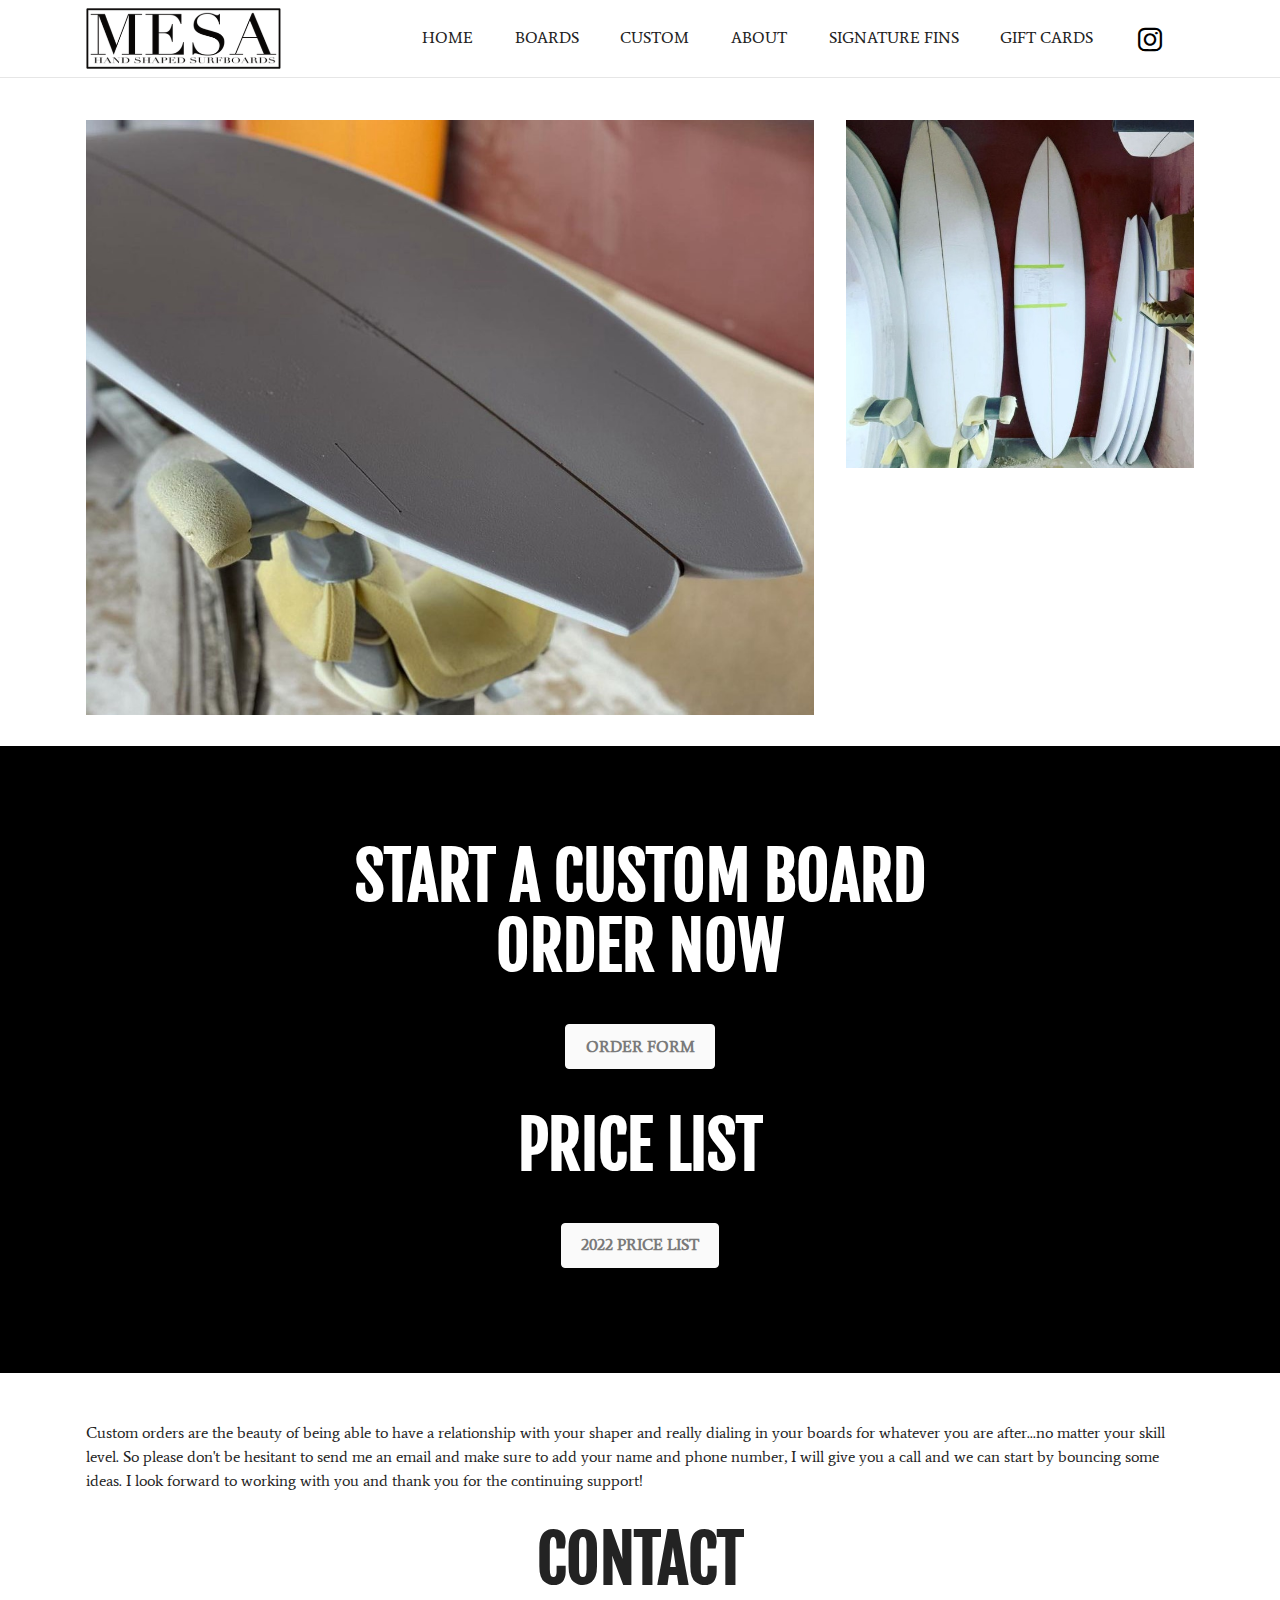
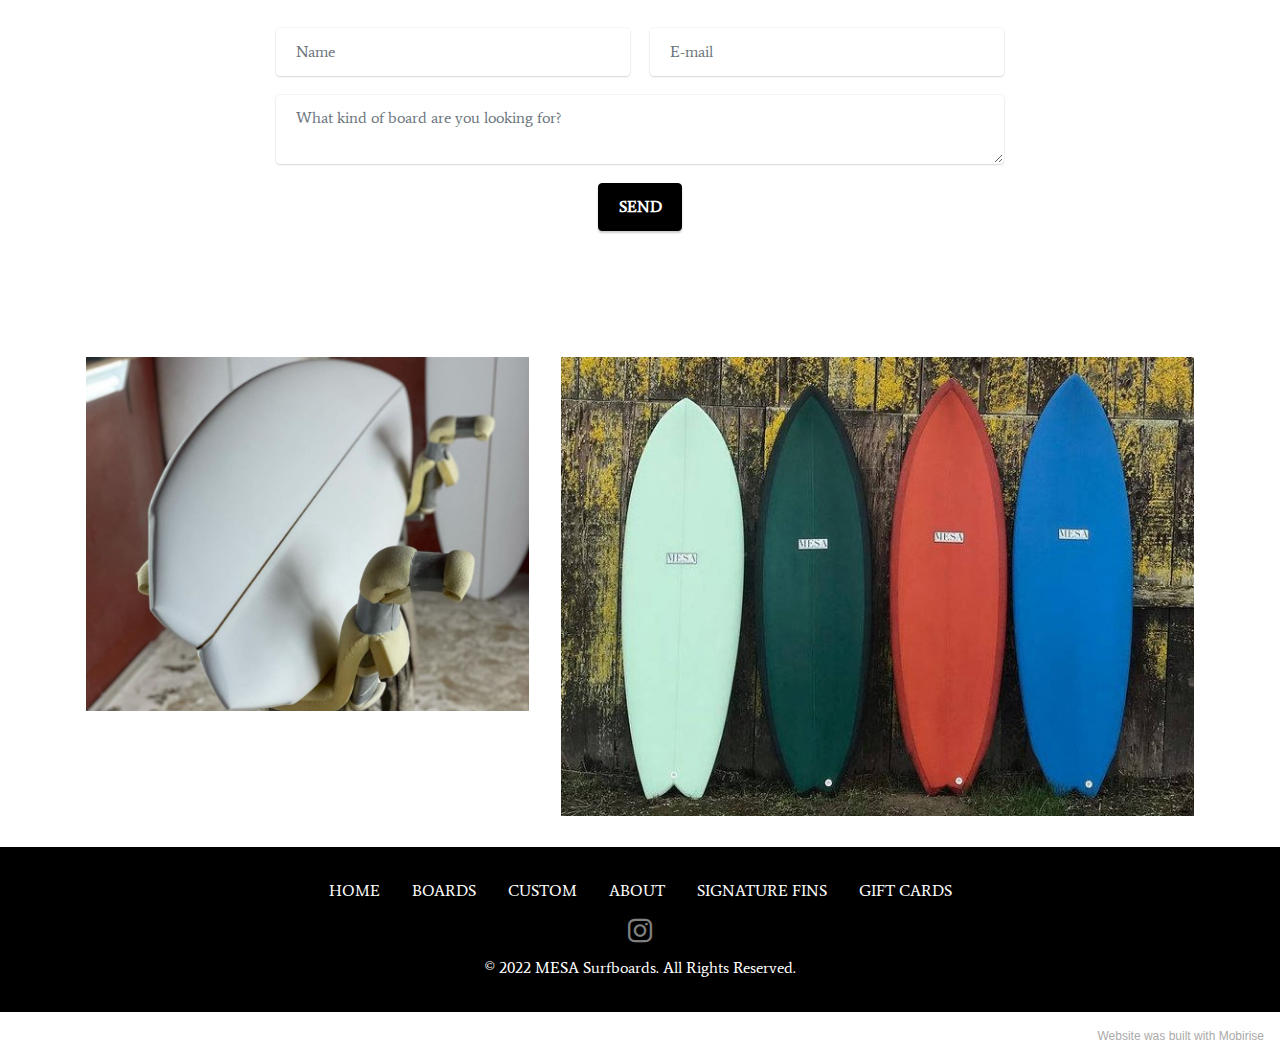
<file: custom-surfboards.html>
<!DOCTYPE html>
<html  >
<head>
  <!-- Site made with Mobirise Website Builder v5.3.0, https://mobirise.com -->
  <meta charset="UTF-8">
  <meta http-equiv="X-UA-Compatible" content="IE=edge">
  <meta name="generator" content="Mobirise v5.3.0, mobirise.com">
  <meta name="viewport" content="width=device-width, initial-scale=1, minimum-scale=1">
  <link rel="shortcut icon" href="assets/images/mesa-black-copy-388x121.png" type="image/x-icon">
  <meta name="description" content="Custom surfboards hand shaped from local shaper in Central Coast, California. MESA surfboards provides high quality custom shaped surfboards. Surfboard shaper for Santa Barbara, San Luis Obispo, Los Osos, Morro Bay, Cayucos and more.">
  
  
  <title>Custom Boards</title>
  <link rel="stylesheet" href="assets/tether/tether.min.css">
  <link rel="stylesheet" href="assets/bootstrap/css/bootstrap.min.css">
  <link rel="stylesheet" href="assets/bootstrap/css/bootstrap-grid.min.css">
  <link rel="stylesheet" href="assets/bootstrap/css/bootstrap-reboot.min.css">
  <link rel="stylesheet" href="assets/dropdown/css/style.css">
  <link rel="stylesheet" href="assets/formstyler/jquery.formstyler.css">
  <link rel="stylesheet" href="assets/formstyler/jquery.formstyler.theme.css">
  <link rel="stylesheet" href="assets/datepicker/jquery.datetimepicker.min.css">
  <link rel="stylesheet" href="assets/socicon/css/styles.css">
  <link rel="stylesheet" href="assets/theme/css/style.css">
  <link rel="preload" as="style" href="assets/mobirise/css/mbr-additional.css"><link rel="stylesheet" href="assets/mobirise/css/mbr-additional.css" type="text/css">
  
  
  
  
</head>
<body>
  
  <section class="menu cid-s48OLK6784" once="menu" id="menu1-s">
    
    <nav class="navbar navbar-dropdown navbar-fixed-top navbar-expand-lg">
        <div class="container">
            <div class="navbar-brand">
                <span class="navbar-logo">
                    <a href="index.html">
                        <img src="assets/images/mesa-black-copy-388x121.png" alt="Mobirise" style="height: 3.8rem;">
                    </a>
                </span>
                
            </div>
            <button class="navbar-toggler" type="button" data-toggle="collapse" data-target="#navbarSupportedContent" aria-controls="navbarNavAltMarkup" aria-expanded="false" aria-label="Toggle navigation">
                <div class="hamburger">
                    <span></span>
                    <span></span>
                    <span></span>
                    <span></span>
                </div>
            </button>
            <div class="collapse navbar-collapse" id="navbarSupportedContent">
                <ul class="navbar-nav nav-dropdown nav-right" data-app-modern-menu="true"><li class="nav-item"><a class="nav-link link text-black text-primary display-4" href="index.html">HOME</a></li><li class="nav-item"><a class="nav-link link text-black text-primary display-4" href="surfboards.html">BOARDS</a></li><li class="nav-item"><a class="nav-link link text-black text-primary display-4" href="custom-surfboards.html">CUSTOM</a></li><li class="nav-item"><a class="nav-link link text-black text-primary display-4" href="about.html">ABOUT</a></li><li class="nav-item"><a class="nav-link link text-black text-primary display-4" href="SignatureFins.html">SIGNATURE FINS</a></li><li class="nav-item"><a class="nav-link link text-black text-primary display-4" href="gift-cards.html">GIFT CARDS</a></li></ul>
                <div class="icons-menu">
                    <a class="iconfont-wrapper" href="https://www.instagram.com/mesasurfboards/" target="_blank">
                        <span class="p-2 mbr-iconfont socicon-instagram socicon"></span>
                    </a>
                    
                    
                    
                </div>
                
            </div>
        </div>
    </nav>

</section>

<section class="image6 cid-sSKPClk3lr" id="image6-x">
    
    
    
    
    <div class="container">
        <div class="row">
            <div class="col-12 col-md-12">
                <div class="row">
                    <div class="col-12 col-lg-8">
                        <div class="img-item mb-3">
                            <img src="assets/images/198999951-478597649888306-338411383672877368-n-1080x1080.jpeg" alt="">
                            
                        </div>
                    </div>
                    <div class="col-12 col-lg">
                        <div class="img-item mb-3">
                            <img src="assets/images/255005729-618774879151264-9041737028823020679-n-696x696.jpeg" alt="">
                            
                        </div>
                    </div>
                </div>
            </div>
        </div>
    </div>
</section>

<section class="info1 cid-sSKPRjA1QE" id="info1-12">
    
    
    <div class="align-center container">
        <div class="row justify-content-center">
            <div class="col-12 col-lg-8">
                <h3 class="mbr-section-title mb-4 mbr-fonts-style display-2">
                    <strong>START A CUSTOM BOARD ORDER NOW</strong></h3>
                
                <div class="mbr-section-btn"><a class="btn btn-white display-7" href="assets/files/mesa_custom_boards.pdf">ORDER FORM</a></div>
            </div>
        </div>
    </div>
</section>

<section class="info1 cid-tp1e6S9XuW" id="info1-2n">
    
    
    <div class="align-center container">
        <div class="row justify-content-center">
            <div class="col-12 col-lg-8">
                <h3 class="mbr-section-title mb-4 mbr-fonts-style display-2"><strong>PRICE LIST</strong></h3>
                
                <div class="mbr-section-btn"><a class="btn btn-white display-7" href="assets/files/2022-PRICELIST.docx.pdf">2022 PRICE LIST</a></div>
            </div>
        </div>
    </div>
</section>

<section class="content5 cid-tp3ERO7POl" id="content5-3k">
    
    <div class="container">
        <div class="row justify-content-center">
            <div class="col-md-12 col-lg-12">
                
                
                <p class="mbr-text mbr-fonts-style display-7">
                    Custom orders are the beauty of being able to have a relationship with your shaper and really dialing in your boards for whatever you are after...no matter your skill level. So please don't be hesitant to send me an email and make sure to add your name and phone number, I will give you a call and we can start by bouncing some ideas. I look forward to working with you and thank you for the continuing support!</p>
            </div>
        </div>
    </div>
</section>

<section class="form5 cid-sTmW7EcxqB" id="form5-19">
    
    
    <div class="container">
        <div class="mbr-section-head">
            <h3 class="mbr-section-title mbr-fonts-style align-center mb-0 display-2">
                <strong>CONTACT</strong></h3>
            
        </div>
        <div class="row justify-content-center mt-4">
            <div class="col-lg-8 mx-auto mbr-form" data-form-type="formoid">
                <form action="https://mobirise.eu/" method="POST" class="mbr-form form-with-styler" data-form-title="Form Name"><input type="hidden" name="email" data-form-email="true" value="jBqfG31IB82n4N6dk9yVEB75k4RlUtHLXe8wfXbPZYFvfQyDykSp/k1EjXQDKLzkOiWQ1cECUQBdymlGoVppvLMnmVrNfJa3JN14S3GM+7w6BDFTjc4AeX1+xU9KRxeV">
                    <div class="row">
                        <div hidden="hidden" data-form-alert="" class="alert alert-success col-12">I will reach out to you shortly!</div>
                        <div hidden="hidden" data-form-alert-danger="" class="alert alert-danger col-12">Oops...! some
                            problem!</div>
                    </div>
                    <div class="dragArea row">
                        <div class="col-md col-sm-12 form-group" data-for="name">
                            <input type="text" name="name" placeholder="Name" data-form-field="name" class="form-control" value="" id="name-form5-19">
                        </div>
                        <div class="col-md col-sm-12 form-group" data-for="email">
                            <input type="email" name="email" placeholder="E-mail" data-form-field="email" class="form-control" value="" id="email-form5-19">
                        </div>
                        
                        <div class="col-12 form-group" data-for="textarea">
                            <textarea name="textarea" placeholder="What kind of board are you looking for?" data-form-field="textarea" class="form-control" id="textarea-form5-19"></textarea>
                        </div>
                        <div class="col-lg-12 col-md-12 col-sm-12 align-center mbr-section-btn"><button type="submit" class="btn btn-primary display-4">SEND</button></div>
                    </div>
                </form>
            </div>
        </div>
    </div>
</section>

<section class="image5 cid-sSKPCZ812b" id="image5-y">
    
    
    <div class="container">
        <div class="row">
            <div class="col-12 col-md-12">
                <div class="row">
                    <div class="col-12 col-lg-5">
                        <div class="img-item mb-3">
                            <img src="assets/images/198366805-477809799975081-5022571736116457649-n-1076x1076.jpeg" alt="">
                            
                        </div>
                    </div>
                    <div class="col-12 col-lg">
                        <div class="img-item mb-3">
                            <img src="assets/images/141192552-252212919629085-2788298862744896444-n-1080x1080.jpeg" alt="">
                            
                        </div>
                    </div>
                </div>
            </div>
        </div>
    </div>
</section>

<section class="footer3 cid-s48P1Icc8J" once="footers" id="footer3-t">

    

    

    <div class="container">
        <div class="media-container-row align-center mbr-white">
            <div class="row row-links">
                <ul class="foot-menu">
                    
                    
                    
                    
                    
                <li class="foot-menu-item mbr-fonts-style display-7"><a href="index.html" class="text-white text-primary">HOME</a></li><li class="foot-menu-item mbr-fonts-style display-7"><a href="surfboards.html" class="text-white text-primary">BOARDS</a></li><li class="foot-menu-item mbr-fonts-style display-7"><a href="custom-surfboards.html" class="text-white text-primary">CUSTOM</a></li><li class="foot-menu-item mbr-fonts-style display-7"><a href="about.html" class="text-white text-primary">ABOUT</a></li><li class="foot-menu-item mbr-fonts-style display-7"><a href="SignatureFins.html" class="text-white">SIGNATURE FINS</a></li><li class="foot-menu-item mbr-fonts-style display-7"><a href="gift-cards.html" class="text-white">GIFT CARDS</a></li></ul>
            </div>
            <div class="row social-row">
                <div class="social-list align-right pb-2">
                    
                    
                    
                    
                    
                    
                <div class="soc-item">
                        <a href="https://www.instagram.com/mesasurfboards/" target="_blank">
                            <span class="mbr-iconfont mbr-iconfont-social socicon-instagram socicon"></span>
                        </a>
                    </div></div>
            </div>
            <div class="row row-copirayt">
                <p class="mbr-text mb-0 mbr-fonts-style mbr-white align-center display-7">© 2022 MESA Surfboards. All Rights Reserved.</p>
            </div>
        </div>
    </div>
</section><section style="background-color: #fff; font-family: -apple-system, BlinkMacSystemFont, 'Segoe UI', 'Roboto', 'Helvetica Neue', Arial, sans-serif; color:#aaa; font-size:12px; padding: 0; align-items: center; display: flex;"><a href="https://mobirise.site/y" style="flex: 1 1; height: 3rem; padding-left: 1rem;"></a><p style="flex: 0 0 auto; margin:0; padding-right:1rem;">Website <a href="https://mobirise.site/f" style="color:#aaa;">was built</a> with Mobirise</p></section><script src="assets/web/assets/jquery/jquery.min.js"></script>  <script src="assets/popper/popper.min.js"></script>  <script src="assets/tether/tether.min.js"></script>  <script src="assets/bootstrap/js/bootstrap.min.js"></script>  <script src="assets/smoothscroll/smooth-scroll.js"></script>  <script src="assets/dropdown/js/nav-dropdown.js"></script>  <script src="assets/dropdown/js/navbar-dropdown.js"></script>  <script src="assets/touchswipe/jquery.touch-swipe.min.js"></script>  <script src="assets/formstyler/jquery.formstyler.js"></script>  <script src="assets/formstyler/jquery.formstyler.min.js"></script>  <script src="assets/datepicker/jquery.datetimepicker.full.js"></script>  <script src="assets/theme/js/script.js"></script>  <script src="assets/formoid/formoid.min.js"></script>  
  
  
</body>
</html>
</file>
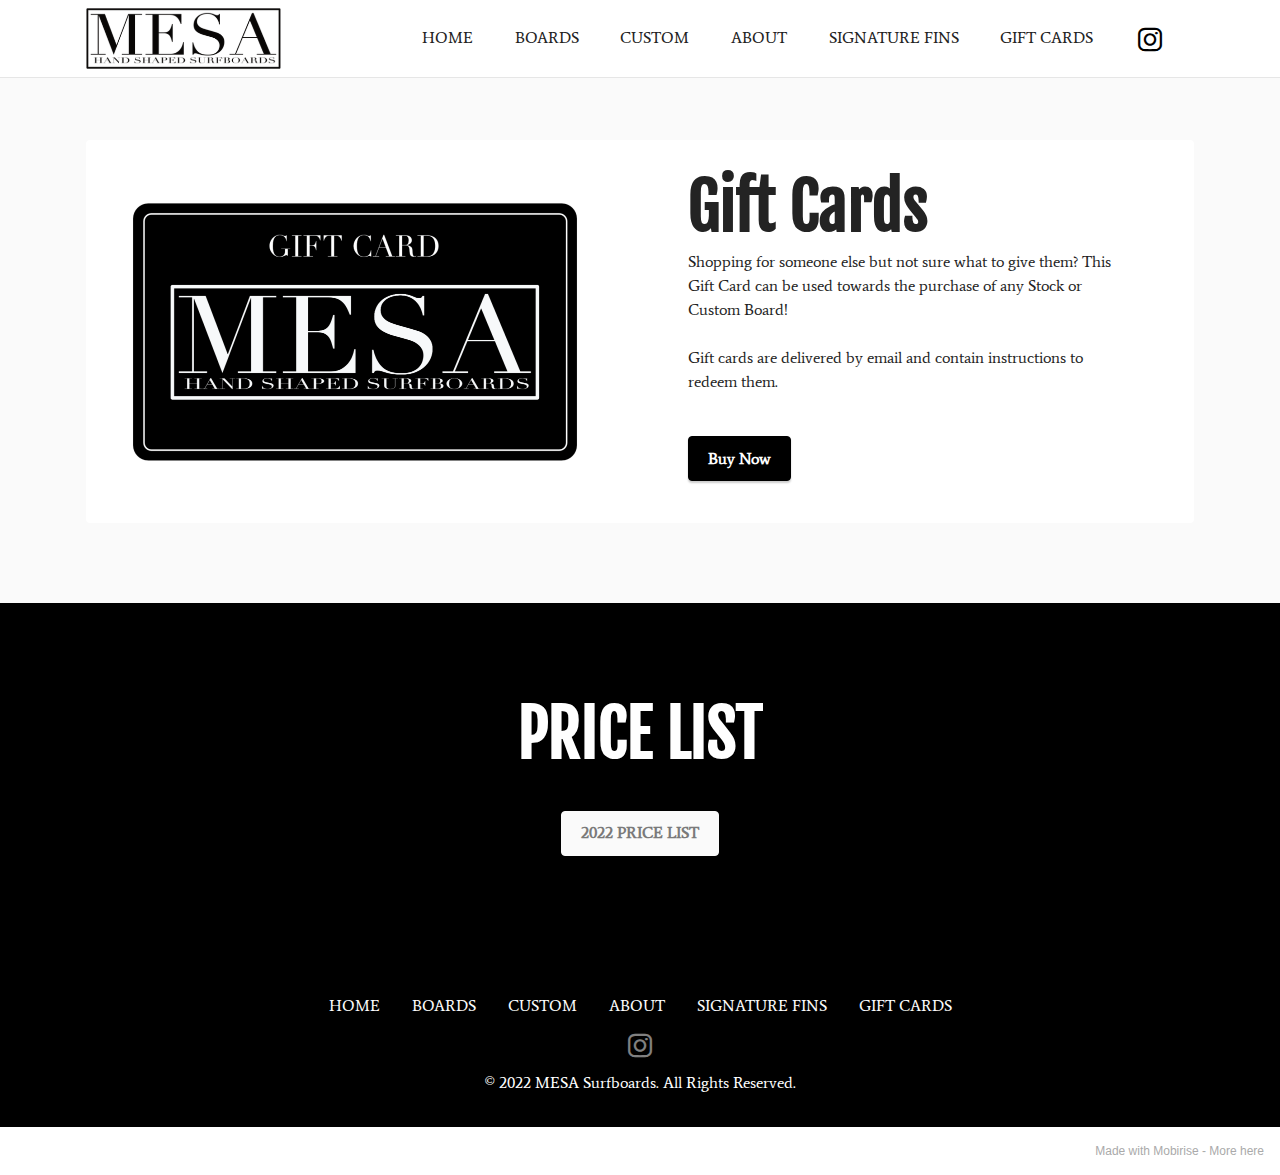
<file: gift-cards.html>
<!DOCTYPE html>
<html  >
<head>
  <!-- Site made with Mobirise Website Builder v5.3.0, https://mobirise.com -->
  <meta charset="UTF-8">
  <meta http-equiv="X-UA-Compatible" content="IE=edge">
  <meta name="generator" content="Mobirise v5.3.0, mobirise.com">
  <meta name="viewport" content="width=device-width, initial-scale=1, minimum-scale=1">
  <link rel="shortcut icon" href="assets/images/mesa-black-copy-388x121.png" type="image/x-icon">
  <meta name="description" content="Custom surfboards hand shaped from local shaper in Central Coast, California. MESA surfboards provides high quality custom shaped surfboards.  Surfboard shaper for Santa Barbara, San Luis Obispo, Los Osos, Morro Bay, Cayucos and more.">
  
  
  <title>Gift Cards</title>
  <link rel="stylesheet" href="assets/tether/tether.min.css">
  <link rel="stylesheet" href="assets/bootstrap/css/bootstrap.min.css">
  <link rel="stylesheet" href="assets/bootstrap/css/bootstrap-grid.min.css">
  <link rel="stylesheet" href="assets/bootstrap/css/bootstrap-reboot.min.css">
  <link rel="stylesheet" href="assets/dropdown/css/style.css">
  <link rel="stylesheet" href="assets/socicon/css/styles.css">
  <link rel="stylesheet" href="assets/theme/css/style.css">
  <link rel="preload" as="style" href="assets/mobirise/css/mbr-additional.css"><link rel="stylesheet" href="assets/mobirise/css/mbr-additional.css" type="text/css">
  
  
  
  
</head>
<body>
  
  <section class="menu cid-s48OLK6784" once="menu" id="menu1-1k">
    
    <nav class="navbar navbar-dropdown navbar-fixed-top navbar-expand-lg">
        <div class="container">
            <div class="navbar-brand">
                <span class="navbar-logo">
                    <a href="index.html">
                        <img src="assets/images/mesa-black-copy-388x121.png" alt="Mobirise" style="height: 3.8rem;">
                    </a>
                </span>
                
            </div>
            <button class="navbar-toggler" type="button" data-toggle="collapse" data-target="#navbarSupportedContent" aria-controls="navbarNavAltMarkup" aria-expanded="false" aria-label="Toggle navigation">
                <div class="hamburger">
                    <span></span>
                    <span></span>
                    <span></span>
                    <span></span>
                </div>
            </button>
            <div class="collapse navbar-collapse" id="navbarSupportedContent">
                <ul class="navbar-nav nav-dropdown nav-right" data-app-modern-menu="true"><li class="nav-item"><a class="nav-link link text-black text-primary display-4" href="index.html">HOME</a></li><li class="nav-item"><a class="nav-link link text-black text-primary display-4" href="surfboards.html">BOARDS</a></li><li class="nav-item"><a class="nav-link link text-black text-primary display-4" href="custom-surfboards.html">CUSTOM</a></li><li class="nav-item"><a class="nav-link link text-black text-primary display-4" href="about.html">ABOUT</a></li><li class="nav-item"><a class="nav-link link text-black text-primary display-4" href="SignatureFins.html">SIGNATURE FINS</a></li><li class="nav-item"><a class="nav-link link text-black text-primary display-4" href="gift-cards.html">GIFT CARDS</a></li></ul>
                <div class="icons-menu">
                    <a class="iconfont-wrapper" href="https://www.instagram.com/mesasurfboards/" target="_blank">
                        <span class="p-2 mbr-iconfont socicon-instagram socicon"></span>
                    </a>
                    
                    
                    
                </div>
                
            </div>
        </div>
    </nav>

</section>

<section class="features6 cid-tp0JxMR0HG" id="features7-1m">
    <!---->
    

    
    <div class="container">
        <div class="card-wrapper">
            <div class="row align-items-center">
                <div class="col-12 col-lg-6">
                    <div class="image-wrapper">
                        <img src="assets/images/mesa-gift-card-1076x717.png" alt="Gift Card">
                    </div>
                </div>
                <div class="col-12 col-lg">
                    <div class="text-box">
                        <h5 class="mbr-title mbr-fonts-style display-2">
                            <strong>Gift Cards</strong></h5>
                        <p class="mbr-text mbr-fonts-style display-7">Shopping for someone else but not sure what to give them? This Gift Card can be used towards the purchase of any Stock or Custom Board!<br><br>Gift cards are delivered by email and contain instructions to redeem them.</p>
                        
                        <div class="mbr-section-btn pt-3"><a href="https://buy.stripe.com/test_eVa3fObGA5Wd30QdQR" class="btn btn-primary display-4">Buy Now</a></div>
                    </div>
                </div>
            </div>
        </div>
    </div>
</section>

<section class="info1 cid-tp1dcp1eBl" id="info1-2m">
    
    
    <div class="align-center container">
        <div class="row justify-content-center">
            <div class="col-12 col-lg-8">
                <h3 class="mbr-section-title mb-4 mbr-fonts-style display-2"><strong>PRICE LIST</strong></h3>
                
                <div class="mbr-section-btn"><a class="btn btn-white display-7" href="assets/files/2022-PRICELIST.docx.pdf">2022 PRICE LIST</a></div>
            </div>
        </div>
    </div>
</section>

<section class="footer3 cid-s48P1Icc8J" once="footers" id="footer3-1l">

    

    

    <div class="container">
        <div class="media-container-row align-center mbr-white">
            <div class="row row-links">
                <ul class="foot-menu">
                    
                    
                    
                    
                    
                <li class="foot-menu-item mbr-fonts-style display-7"><a href="index.html" class="text-white text-primary">HOME</a></li><li class="foot-menu-item mbr-fonts-style display-7"><a href="surfboards.html" class="text-white text-primary">BOARDS</a></li><li class="foot-menu-item mbr-fonts-style display-7"><a href="custom-surfboards.html" class="text-white text-primary">CUSTOM</a></li><li class="foot-menu-item mbr-fonts-style display-7"><a href="about.html" class="text-white text-primary">ABOUT</a></li><li class="foot-menu-item mbr-fonts-style display-7"><a href="SignatureFins.html" class="text-white">SIGNATURE FINS</a></li><li class="foot-menu-item mbr-fonts-style display-7"><a href="gift-cards.html" class="text-white">GIFT CARDS</a></li></ul>
            </div>
            <div class="row social-row">
                <div class="social-list align-right pb-2">
                    
                    
                    
                    
                    
                    
                <div class="soc-item">
                        <a href="https://www.instagram.com/mesasurfboards/" target="_blank">
                            <span class="mbr-iconfont mbr-iconfont-social socicon-instagram socicon"></span>
                        </a>
                    </div></div>
            </div>
            <div class="row row-copirayt">
                <p class="mbr-text mb-0 mbr-fonts-style mbr-white align-center display-7">© 2022 MESA Surfboards. All Rights Reserved.</p>
            </div>
        </div>
    </div>
</section><section style="background-color: #fff; font-family: -apple-system, BlinkMacSystemFont, 'Segoe UI', 'Roboto', 'Helvetica Neue', Arial, sans-serif; color:#aaa; font-size:12px; padding: 0; align-items: center; display: flex;"><a href="https://mobirise.site/e" style="flex: 1 1; height: 3rem; padding-left: 1rem;"></a><p style="flex: 0 0 auto; margin:0; padding-right:1rem;">Made with Mobirise - <a href="https://mobirise.site/m" style="color:#aaa;">More here</a></p></section><script src="assets/web/assets/jquery/jquery.min.js"></script>  <script src="assets/popper/popper.min.js"></script>  <script src="assets/tether/tether.min.js"></script>  <script src="assets/bootstrap/js/bootstrap.min.js"></script>  <script src="assets/smoothscroll/smooth-scroll.js"></script>  <script src="assets/dropdown/js/nav-dropdown.js"></script>  <script src="assets/dropdown/js/navbar-dropdown.js"></script>  <script src="assets/touchswipe/jquery.touch-swipe.min.js"></script>  <script src="assets/theme/js/script.js"></script>  
  
  
</body>
</html>
</file>
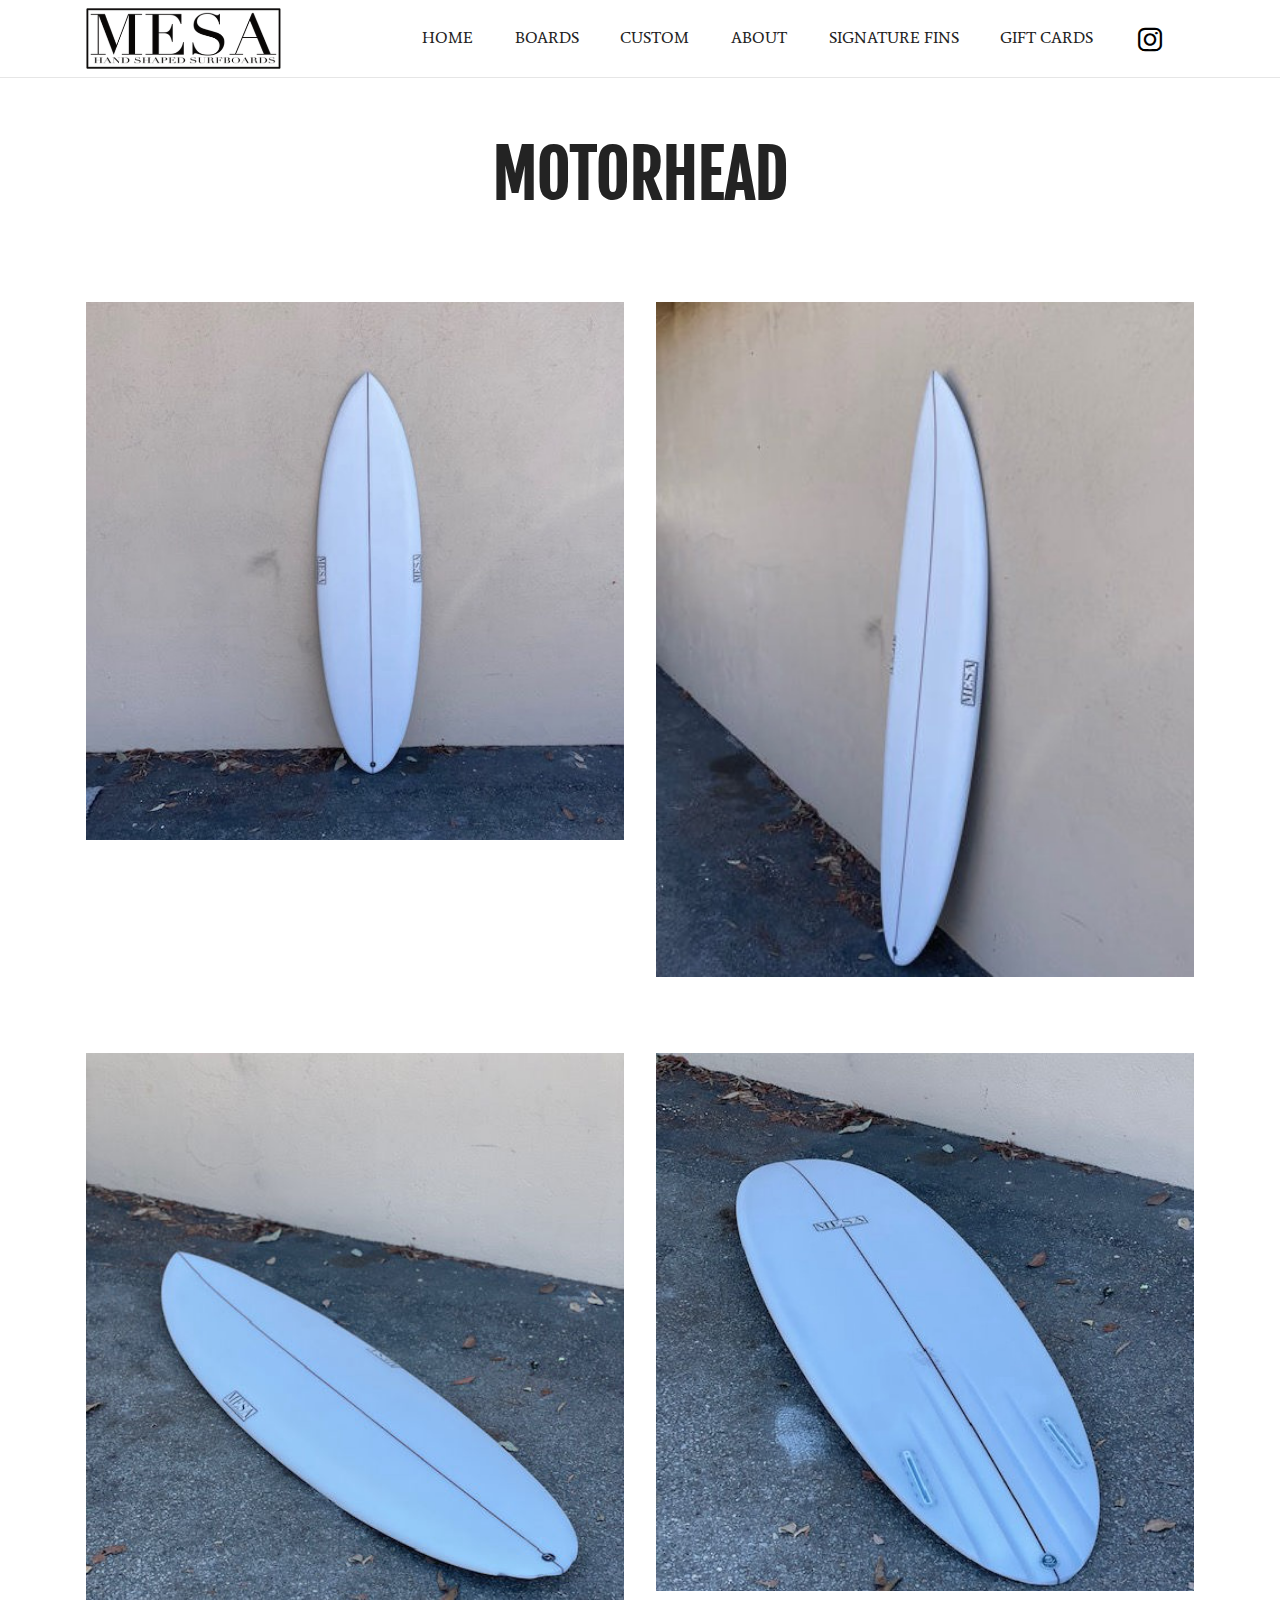
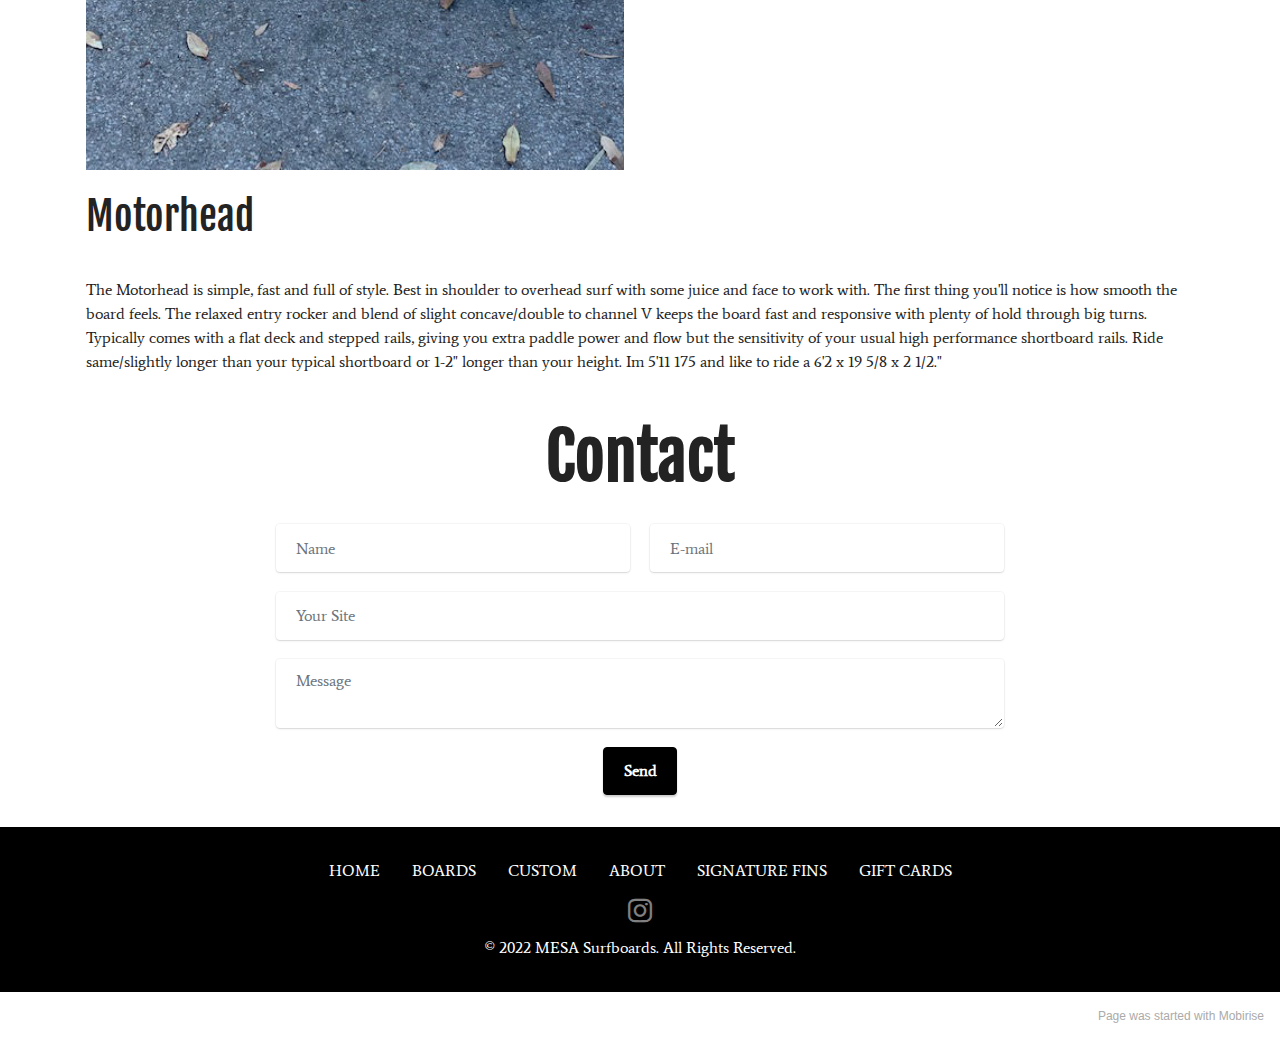
<file: Motorhead.html>
<!DOCTYPE html>
<html  >
<head>
  <!-- Site made with Mobirise Website Builder v5.3.0, https://mobirise.com -->
  <meta charset="UTF-8">
  <meta http-equiv="X-UA-Compatible" content="IE=edge">
  <meta name="generator" content="Mobirise v5.3.0, mobirise.com">
  <meta name="viewport" content="width=device-width, initial-scale=1, minimum-scale=1">
  <link rel="shortcut icon" href="assets/images/mesa-black-copy-388x121.png" type="image/x-icon">
  <meta name="description" content="">
  
  
  <title>Motorhead</title>
  <link rel="stylesheet" href="assets/tether/tether.min.css">
  <link rel="stylesheet" href="assets/bootstrap/css/bootstrap.min.css">
  <link rel="stylesheet" href="assets/bootstrap/css/bootstrap-grid.min.css">
  <link rel="stylesheet" href="assets/bootstrap/css/bootstrap-reboot.min.css">
  <link rel="stylesheet" href="assets/dropdown/css/style.css">
  <link rel="stylesheet" href="assets/formstyler/jquery.formstyler.css">
  <link rel="stylesheet" href="assets/formstyler/jquery.formstyler.theme.css">
  <link rel="stylesheet" href="assets/datepicker/jquery.datetimepicker.min.css">
  <link rel="stylesheet" href="assets/socicon/css/styles.css">
  <link rel="stylesheet" href="assets/theme/css/style.css">
  <link rel="preload" as="style" href="assets/mobirise/css/mbr-additional.css"><link rel="stylesheet" href="assets/mobirise/css/mbr-additional.css" type="text/css">
  
  
  
  
</head>
<body>
  
  <section class="menu cid-tp3zWMft1Z" once="menu" id="menu1-32">
    
    <nav class="navbar navbar-dropdown navbar-fixed-top navbar-expand-lg">
        <div class="container">
            <div class="navbar-brand">
                <span class="navbar-logo">
                    <a href="index.html">
                        <img src="assets/images/mesa-black-copy-388x121.png" alt="Mobirise" style="height: 3.8rem;">
                    </a>
                </span>
                
            </div>
            <button class="navbar-toggler" type="button" data-toggle="collapse" data-target="#navbarSupportedContent" aria-controls="navbarNavAltMarkup" aria-expanded="false" aria-label="Toggle navigation">
                <div class="hamburger">
                    <span></span>
                    <span></span>
                    <span></span>
                    <span></span>
                </div>
            </button>
            <div class="collapse navbar-collapse" id="navbarSupportedContent">
                <ul class="navbar-nav nav-dropdown nav-right" data-app-modern-menu="true"><li class="nav-item"><a class="nav-link link text-black text-primary display-4" href="index.html">HOME</a></li><li class="nav-item"><a class="nav-link link text-black text-primary display-4" href="surfboards.html">BOARDS</a></li><li class="nav-item"><a class="nav-link link text-black text-primary display-4" href="custom-surfboards.html">CUSTOM</a></li><li class="nav-item"><a class="nav-link link text-black text-primary display-4" href="about.html">ABOUT</a></li><li class="nav-item"><a class="nav-link link text-black text-primary display-4" href="SignatureFins.html">SIGNATURE FINS</a></li><li class="nav-item"><a class="nav-link link text-black text-primary display-4" href="gift-cards.html">GIFT CARDS</a></li></ul>
                <div class="icons-menu">
                    <a class="iconfont-wrapper" href="https://www.instagram.com/mesasurfboards/" target="_blank">
                        <span class="p-2 mbr-iconfont socicon-instagram socicon"></span>
                    </a>
                    
                    
                    
                </div>
                
            </div>
        </div>
    </nav>

</section>

<section class="content4 cid-tp3zWK8f3B" id="content4-2x">
    
    
    <div class="container">
        <div class="row justify-content-center">
            <div class="title col-md-12 col-lg-10">
                <h3 class="mbr-section-title mbr-fonts-style align-center mb-4 display-2"><strong>MOTORHEAD</strong></h3>
                
                
            </div>
        </div>
    </div>
</section>

<section class="image5 cid-tp3zWLhQvd" id="image5-2z">
    
    
    <div class="container">
        <div class="row">
            <div class="col-12 col-md-12">
                <div class="row">
                    <div class="col-12 col-lg-6">
                        <div class="img-item mb-3">
                            <img src="assets/images/motorhead1-480x640.jpeg" alt="">
                            
                        </div>
                    </div>
                    <div class="col-12 col-lg">
                        <div class="img-item mb-3">
                            <img src="assets/images/motorhead2-480x640.jpeg" alt="">
                            
                        </div>
                    </div>
                </div>
            </div>
        </div>
    </div>
</section>

<section class="image4 cid-tp3zWLJ86u" id="image4-30">
    

    

    <div class="container">
        <div class="row">
            <div class="col-12 col-lg-6">
                <div class="image-wrapper">
                    <img src="assets/images/motorhead4-480x640.jpeg" alt="Mobirise">
                    
                </div>
            </div>
            <div class="col-12 col-lg-6">
                <div class="image-wrapper">
                    <img src="assets/images/motorhead3-480x640.jpg" alt="Mobirise">
                    
                </div>
            </div>
        </div>
    </div>
</section>

<section class="content5 cid-tp3zWM2XEV" id="content5-31">
    
    <div class="container">
        <div class="row justify-content-center">
            <div class="col-md-12 col-lg-12">
                
                <h4 class="mbr-section-subtitle mbr-fonts-style mb-4 display-5">Motorhead</h4>
                <p class="mbr-text mbr-fonts-style display-7">The Motorhead is simple, fast and full of style. Best in shoulder to overhead surf with some juice and face to work with. The first thing you'll notice is how smooth the board feels. The relaxed entry rocker and blend of slight concave/double to channel V keeps the board fast and responsive with plenty of hold through big turns. Typically comes with a flat deck and stepped rails, giving you extra paddle power and flow but the sensitivity of your usual high performance shortboard rails. Ride same/slightly longer than your typical shortboard or 1-2" longer than your height. Im 5'11 175 and like to ride a 6'2 x 19 5/8 x 2 1/2."<br></p>
            </div>
        </div>
    </div>
</section>

<section class="form5 cid-tp3zWMNwAf" id="form5-33">
    
    
    <div class="container">
        <div class="mbr-section-head">
            <h3 class="mbr-section-title mbr-fonts-style align-center mb-0 display-2">
                <strong>Contact</strong></h3>
            
        </div>
        <div class="row justify-content-center mt-4">
            <div class="col-lg-8 mx-auto mbr-form" data-form-type="formoid">
                <form action="https://mobirise.eu/" method="POST" class="mbr-form form-with-styler" data-form-title="Form Name"><input type="hidden" name="email" data-form-email="true" value="vMXnVpmlm1TxtqHbXbfDNKEhFxJivKfILtof/gn24PsoCOKNcMVHTuvB0t3cF5qt1oC0ookhgw/2nbOJhj49OHExc3jeZmjbZGfXVQ1IqbgJuXh5nHxovXaZdoc8gEhz">
                    <div class="row">
                        <div hidden="hidden" data-form-alert="" class="alert alert-success col-12">Thanks for filling out
                            the form!</div>
                        <div hidden="hidden" data-form-alert-danger="" class="alert alert-danger col-12">Oops...! some
                            problem!</div>
                    </div>
                    <div class="dragArea row">
                        <div class="col-md col-sm-12 form-group" data-for="name">
                            <input type="text" name="name" placeholder="Name" data-form-field="name" class="form-control" value="" id="name-form5-33">
                        </div>
                        <div class="col-md col-sm-12 form-group" data-for="email">
                            <input type="email" name="email" placeholder="E-mail" data-form-field="email" class="form-control" value="" id="email-form5-33">
                        </div>
                        <div class="col-12 form-group" data-for="url">
                            <input type="url" name="url" placeholder="Your Site" data-form-field="url" class="form-control" value="" id="url-form5-33">
                        </div>
                        <div class="col-12 form-group" data-for="textarea">
                            <textarea name="textarea" placeholder="Message" data-form-field="textarea" class="form-control" id="textarea-form5-33"></textarea>
                        </div>
                        <div class="col-lg-12 col-md-12 col-sm-12 align-center mbr-section-btn"><button type="submit" class="btn btn-primary display-4">Send</button></div>
                    </div>
                </form>
            </div>
        </div>
    </div>
</section>

<section class="footer3 cid-tp3zWNaAOj" once="footers" id="footer3-34">

    

    

    <div class="container">
        <div class="media-container-row align-center mbr-white">
            <div class="row row-links">
                <ul class="foot-menu">
                    
                    
                    
                    
                    
                <li class="foot-menu-item mbr-fonts-style display-7"><a href="index.html" class="text-white text-primary">HOME</a></li><li class="foot-menu-item mbr-fonts-style display-7"><a href="surfboards.html" class="text-white text-primary">BOARDS</a></li><li class="foot-menu-item mbr-fonts-style display-7"><a href="custom-surfboards.html" class="text-white text-primary">CUSTOM</a></li><li class="foot-menu-item mbr-fonts-style display-7"><a href="about.html" class="text-white text-primary">ABOUT</a></li><li class="foot-menu-item mbr-fonts-style display-7"><a href="SignatureFins.html" class="text-white">SIGNATURE FINS</a></li><li class="foot-menu-item mbr-fonts-style display-7"><a href="gift-cards.html" class="text-white">GIFT CARDS</a></li></ul>
            </div>
            <div class="row social-row">
                <div class="social-list align-right pb-2">
                    
                    
                    
                    
                    
                    
                <div class="soc-item">
                        <a href="https://www.instagram.com/mesasurfboards/" target="_blank">
                            <span class="mbr-iconfont mbr-iconfont-social socicon-instagram socicon"></span>
                        </a>
                    </div></div>
            </div>
            <div class="row row-copirayt">
                <p class="mbr-text mb-0 mbr-fonts-style mbr-white align-center display-7">© 2022 MESA Surfboards. All Rights Reserved.</p>
            </div>
        </div>
    </div>
</section><section style="background-color: #fff; font-family: -apple-system, BlinkMacSystemFont, 'Segoe UI', 'Roboto', 'Helvetica Neue', Arial, sans-serif; color:#aaa; font-size:12px; padding: 0; align-items: center; display: flex;"><a href="https://mobirise.site/r" style="flex: 1 1; height: 3rem; padding-left: 1rem;"></a><p style="flex: 0 0 auto; margin:0; padding-right:1rem;">Page was <a href="https://mobirise.site/h" style="color:#aaa;">started with</a> Mobirise</p></section><script src="assets/web/assets/jquery/jquery.min.js"></script>  <script src="assets/popper/popper.min.js"></script>  <script src="assets/tether/tether.min.js"></script>  <script src="assets/bootstrap/js/bootstrap.min.js"></script>  <script src="assets/smoothscroll/smooth-scroll.js"></script>  <script src="assets/dropdown/js/nav-dropdown.js"></script>  <script src="assets/dropdown/js/navbar-dropdown.js"></script>  <script src="assets/touchswipe/jquery.touch-swipe.min.js"></script>  <script src="assets/formstyler/jquery.formstyler.js"></script>  <script src="assets/formstyler/jquery.formstyler.min.js"></script>  <script src="assets/datepicker/jquery.datetimepicker.full.js"></script>  <script src="assets/theme/js/script.js"></script>  <script src="assets/formoid/formoid.min.js"></script>  
  
  
</body>
</html>
</file>
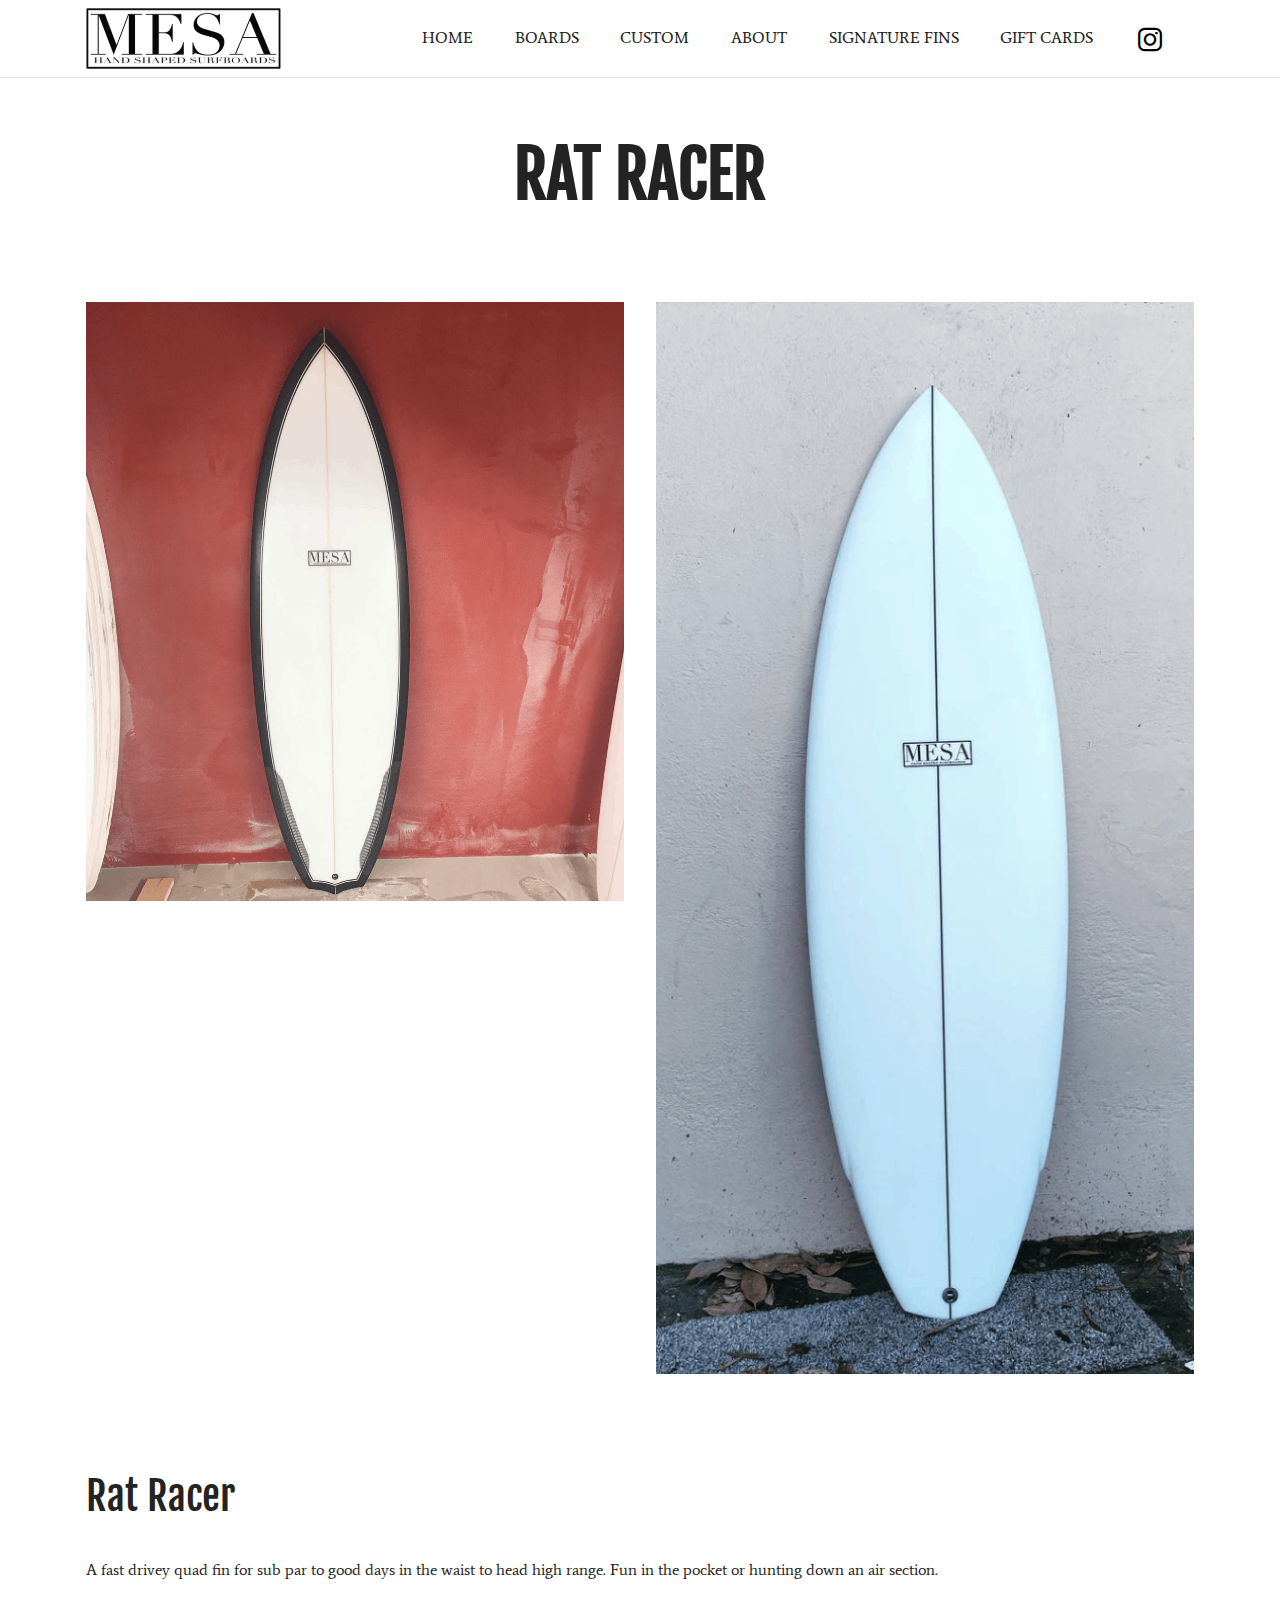
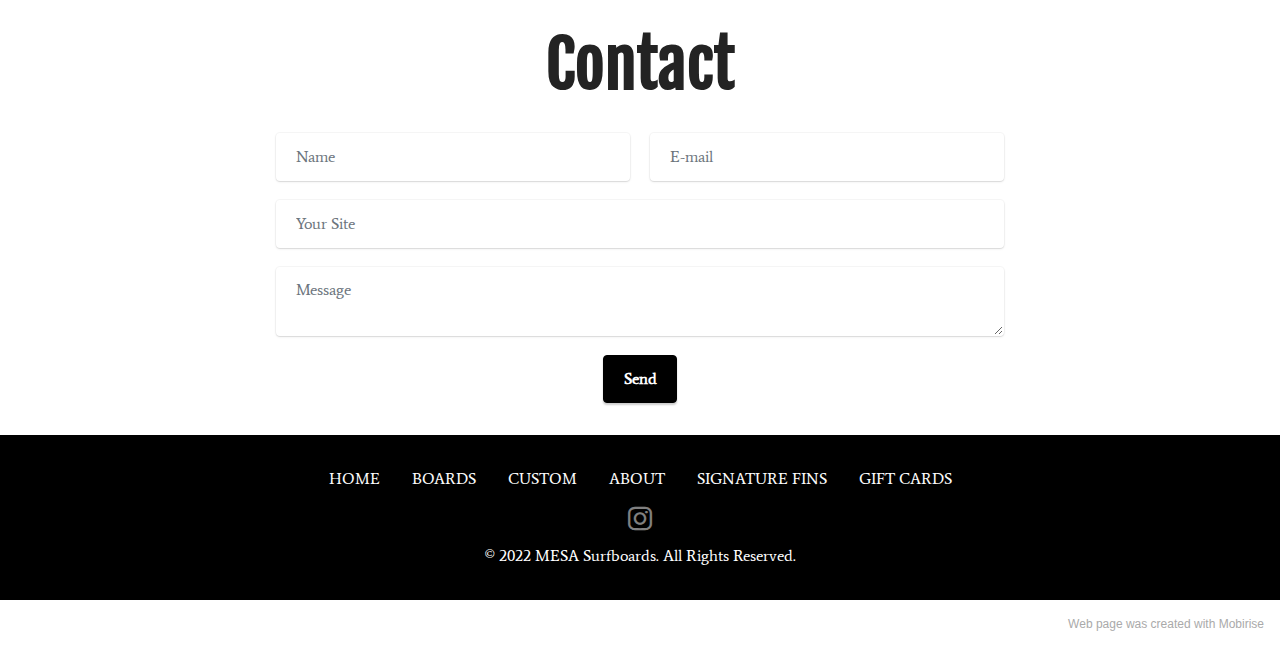
<file: Rat Racer.html>
<!DOCTYPE html>
<html  >
<head>
  <!-- Site made with Mobirise Website Builder v5.3.0, https://mobirise.com -->
  <meta charset="UTF-8">
  <meta http-equiv="X-UA-Compatible" content="IE=edge">
  <meta name="generator" content="Mobirise v5.3.0, mobirise.com">
  <meta name="viewport" content="width=device-width, initial-scale=1, minimum-scale=1">
  <link rel="shortcut icon" href="assets/images/mesa-black-copy-388x121.png" type="image/x-icon">
  <meta name="description" content="">
  
  
  <title>Rat Racer</title>
  <link rel="stylesheet" href="assets/tether/tether.min.css">
  <link rel="stylesheet" href="assets/bootstrap/css/bootstrap.min.css">
  <link rel="stylesheet" href="assets/bootstrap/css/bootstrap-grid.min.css">
  <link rel="stylesheet" href="assets/bootstrap/css/bootstrap-reboot.min.css">
  <link rel="stylesheet" href="assets/dropdown/css/style.css">
  <link rel="stylesheet" href="assets/formstyler/jquery.formstyler.css">
  <link rel="stylesheet" href="assets/formstyler/jquery.formstyler.theme.css">
  <link rel="stylesheet" href="assets/datepicker/jquery.datetimepicker.min.css">
  <link rel="stylesheet" href="assets/socicon/css/styles.css">
  <link rel="stylesheet" href="assets/theme/css/style.css">
  <link rel="preload" as="style" href="assets/mobirise/css/mbr-additional.css"><link rel="stylesheet" href="assets/mobirise/css/mbr-additional.css" type="text/css">
  
  
  
  
</head>
<body>
  
  <section class="menu cid-tp3Bequ2g9" once="menu" id="menu1-39">
    
    <nav class="navbar navbar-dropdown navbar-fixed-top navbar-expand-lg">
        <div class="container">
            <div class="navbar-brand">
                <span class="navbar-logo">
                    <a href="index.html">
                        <img src="assets/images/mesa-black-copy-388x121.png" alt="Mobirise" style="height: 3.8rem;">
                    </a>
                </span>
                
            </div>
            <button class="navbar-toggler" type="button" data-toggle="collapse" data-target="#navbarSupportedContent" aria-controls="navbarNavAltMarkup" aria-expanded="false" aria-label="Toggle navigation">
                <div class="hamburger">
                    <span></span>
                    <span></span>
                    <span></span>
                    <span></span>
                </div>
            </button>
            <div class="collapse navbar-collapse" id="navbarSupportedContent">
                <ul class="navbar-nav nav-dropdown nav-right" data-app-modern-menu="true"><li class="nav-item"><a class="nav-link link text-black text-primary display-4" href="index.html">HOME</a></li><li class="nav-item"><a class="nav-link link text-black text-primary display-4" href="surfboards.html">BOARDS</a></li><li class="nav-item"><a class="nav-link link text-black text-primary display-4" href="custom-surfboards.html">CUSTOM</a></li><li class="nav-item"><a class="nav-link link text-black text-primary display-4" href="about.html">ABOUT</a></li><li class="nav-item"><a class="nav-link link text-black text-primary display-4" href="SignatureFins.html">SIGNATURE FINS</a></li><li class="nav-item"><a class="nav-link link text-black text-primary display-4" href="gift-cards.html">GIFT CARDS</a></li></ul>
                <div class="icons-menu">
                    <a class="iconfont-wrapper" href="https://www.instagram.com/mesasurfboards/" target="_blank">
                        <span class="p-2 mbr-iconfont socicon-instagram socicon"></span>
                    </a>
                    
                    
                    
                </div>
                
            </div>
        </div>
    </nav>

</section>

<section class="content4 cid-tp3Bep44nr" id="content4-35">
    
    
    <div class="container">
        <div class="row justify-content-center">
            <div class="title col-md-12 col-lg-10">
                <h3 class="mbr-section-title mbr-fonts-style align-center mb-4 display-2"><strong>RAT RACER</strong></h3>
                
                
            </div>
        </div>
    </div>
</section>

<section class="image5 cid-tp3BepDsPL" id="image5-36">
    
    
    <div class="container">
        <div class="row">
            <div class="col-12 col-md-12">
                <div class="row">
                    <div class="col-12 col-lg-6">
                        <div class="img-item mb-3">
                            <img src="assets/images/rat-racer-insta-3-1062x1182.png" alt="">
                            
                        </div>
                    </div>
                    <div class="col-12 col-lg">
                        <div class="img-item mb-3">
                            <img src="assets/images/rat-racer-532x1060.png" alt="">
                            
                        </div>
                    </div>
                </div>
            </div>
        </div>
    </div>
</section>

<section class="content5 cid-tp3BeqgHag" id="content5-38">
    
    <div class="container">
        <div class="row justify-content-center">
            <div class="col-md-12 col-lg-12">
                
                <h4 class="mbr-section-subtitle mbr-fonts-style mb-4 display-5">Rat Racer</h4>
                <p class="mbr-text mbr-fonts-style display-7">A fast drivey quad fin for sub par to good days in the waist to head high range. Fun in the pocket or hunting down an air section.<br></p>
            </div>
        </div>
    </div>
</section>

<section class="form5 cid-tp3BeqZypK" id="form5-3a">
    
    
    <div class="container">
        <div class="mbr-section-head">
            <h3 class="mbr-section-title mbr-fonts-style align-center mb-0 display-2">
                <strong>Contact</strong></h3>
            
        </div>
        <div class="row justify-content-center mt-4">
            <div class="col-lg-8 mx-auto mbr-form" data-form-type="formoid">
                <form action="https://mobirise.eu/" method="POST" class="mbr-form form-with-styler" data-form-title="Form Name"><input type="hidden" name="email" data-form-email="true" value="SMAiNMZFa18P2Y0CPJCaHxx325jX0LOoIRZ5Y64LhmlgRagfBuUzKwjtbuD/i/ggce/gBY4uvrm5mBWr+2+XL1P0HRf7rkZvUkSBgqFDQ/LvpYj7E++W5vbGA/JM08j5">
                    <div class="row">
                        <div hidden="hidden" data-form-alert="" class="alert alert-success col-12">Thanks for filling out
                            the form!</div>
                        <div hidden="hidden" data-form-alert-danger="" class="alert alert-danger col-12">Oops...! some
                            problem!</div>
                    </div>
                    <div class="dragArea row">
                        <div class="col-md col-sm-12 form-group" data-for="name">
                            <input type="text" name="name" placeholder="Name" data-form-field="name" class="form-control" value="" id="name-form5-3a">
                        </div>
                        <div class="col-md col-sm-12 form-group" data-for="email">
                            <input type="email" name="email" placeholder="E-mail" data-form-field="email" class="form-control" value="" id="email-form5-3a">
                        </div>
                        <div class="col-12 form-group" data-for="url">
                            <input type="url" name="url" placeholder="Your Site" data-form-field="url" class="form-control" value="" id="url-form5-3a">
                        </div>
                        <div class="col-12 form-group" data-for="textarea">
                            <textarea name="textarea" placeholder="Message" data-form-field="textarea" class="form-control" id="textarea-form5-3a"></textarea>
                        </div>
                        <div class="col-lg-12 col-md-12 col-sm-12 align-center mbr-section-btn"><button type="submit" class="btn btn-primary display-4">Send</button></div>
                    </div>
                </form>
            </div>
        </div>
    </div>
</section>

<section class="footer3 cid-tp3BerjGwi" once="footers" id="footer3-3b">

    

    

    <div class="container">
        <div class="media-container-row align-center mbr-white">
            <div class="row row-links">
                <ul class="foot-menu">
                    
                    
                    
                    
                    
                <li class="foot-menu-item mbr-fonts-style display-7"><a href="index.html" class="text-white text-primary">HOME</a></li><li class="foot-menu-item mbr-fonts-style display-7"><a href="surfboards.html" class="text-white text-primary">BOARDS</a></li><li class="foot-menu-item mbr-fonts-style display-7"><a href="custom-surfboards.html" class="text-white text-primary">CUSTOM</a></li><li class="foot-menu-item mbr-fonts-style display-7"><a href="about.html" class="text-white text-primary">ABOUT</a></li><li class="foot-menu-item mbr-fonts-style display-7"><a href="SignatureFins.html" class="text-white">SIGNATURE FINS</a></li><li class="foot-menu-item mbr-fonts-style display-7"><a href="gift-cards.html" class="text-white">GIFT CARDS</a></li></ul>
            </div>
            <div class="row social-row">
                <div class="social-list align-right pb-2">
                    
                    
                    
                    
                    
                    
                <div class="soc-item">
                        <a href="https://www.instagram.com/mesasurfboards/" target="_blank">
                            <span class="mbr-iconfont mbr-iconfont-social socicon-instagram socicon"></span>
                        </a>
                    </div></div>
            </div>
            <div class="row row-copirayt">
                <p class="mbr-text mb-0 mbr-fonts-style mbr-white align-center display-7">© 2022 MESA Surfboards. All Rights Reserved.</p>
            </div>
        </div>
    </div>
</section><section style="background-color: #fff; font-family: -apple-system, BlinkMacSystemFont, 'Segoe UI', 'Roboto', 'Helvetica Neue', Arial, sans-serif; color:#aaa; font-size:12px; padding: 0; align-items: center; display: flex;"><a href="https://mobirise.site/i" style="flex: 1 1; height: 3rem; padding-left: 1rem;"></a><p style="flex: 0 0 auto; margin:0; padding-right:1rem;">Web page <a href="https://mobirise.site/f" style="color:#aaa;">was created</a> with Mobirise</p></section><script src="assets/web/assets/jquery/jquery.min.js"></script>  <script src="assets/popper/popper.min.js"></script>  <script src="assets/tether/tether.min.js"></script>  <script src="assets/bootstrap/js/bootstrap.min.js"></script>  <script src="assets/smoothscroll/smooth-scroll.js"></script>  <script src="assets/dropdown/js/nav-dropdown.js"></script>  <script src="assets/dropdown/js/navbar-dropdown.js"></script>  <script src="assets/touchswipe/jquery.touch-swipe.min.js"></script>  <script src="assets/formstyler/jquery.formstyler.js"></script>  <script src="assets/formstyler/jquery.formstyler.min.js"></script>  <script src="assets/datepicker/jquery.datetimepicker.full.js"></script>  <script src="assets/theme/js/script.js"></script>  <script src="assets/formoid/formoid.min.js"></script>  
  
  
</body>
</html>
</file>
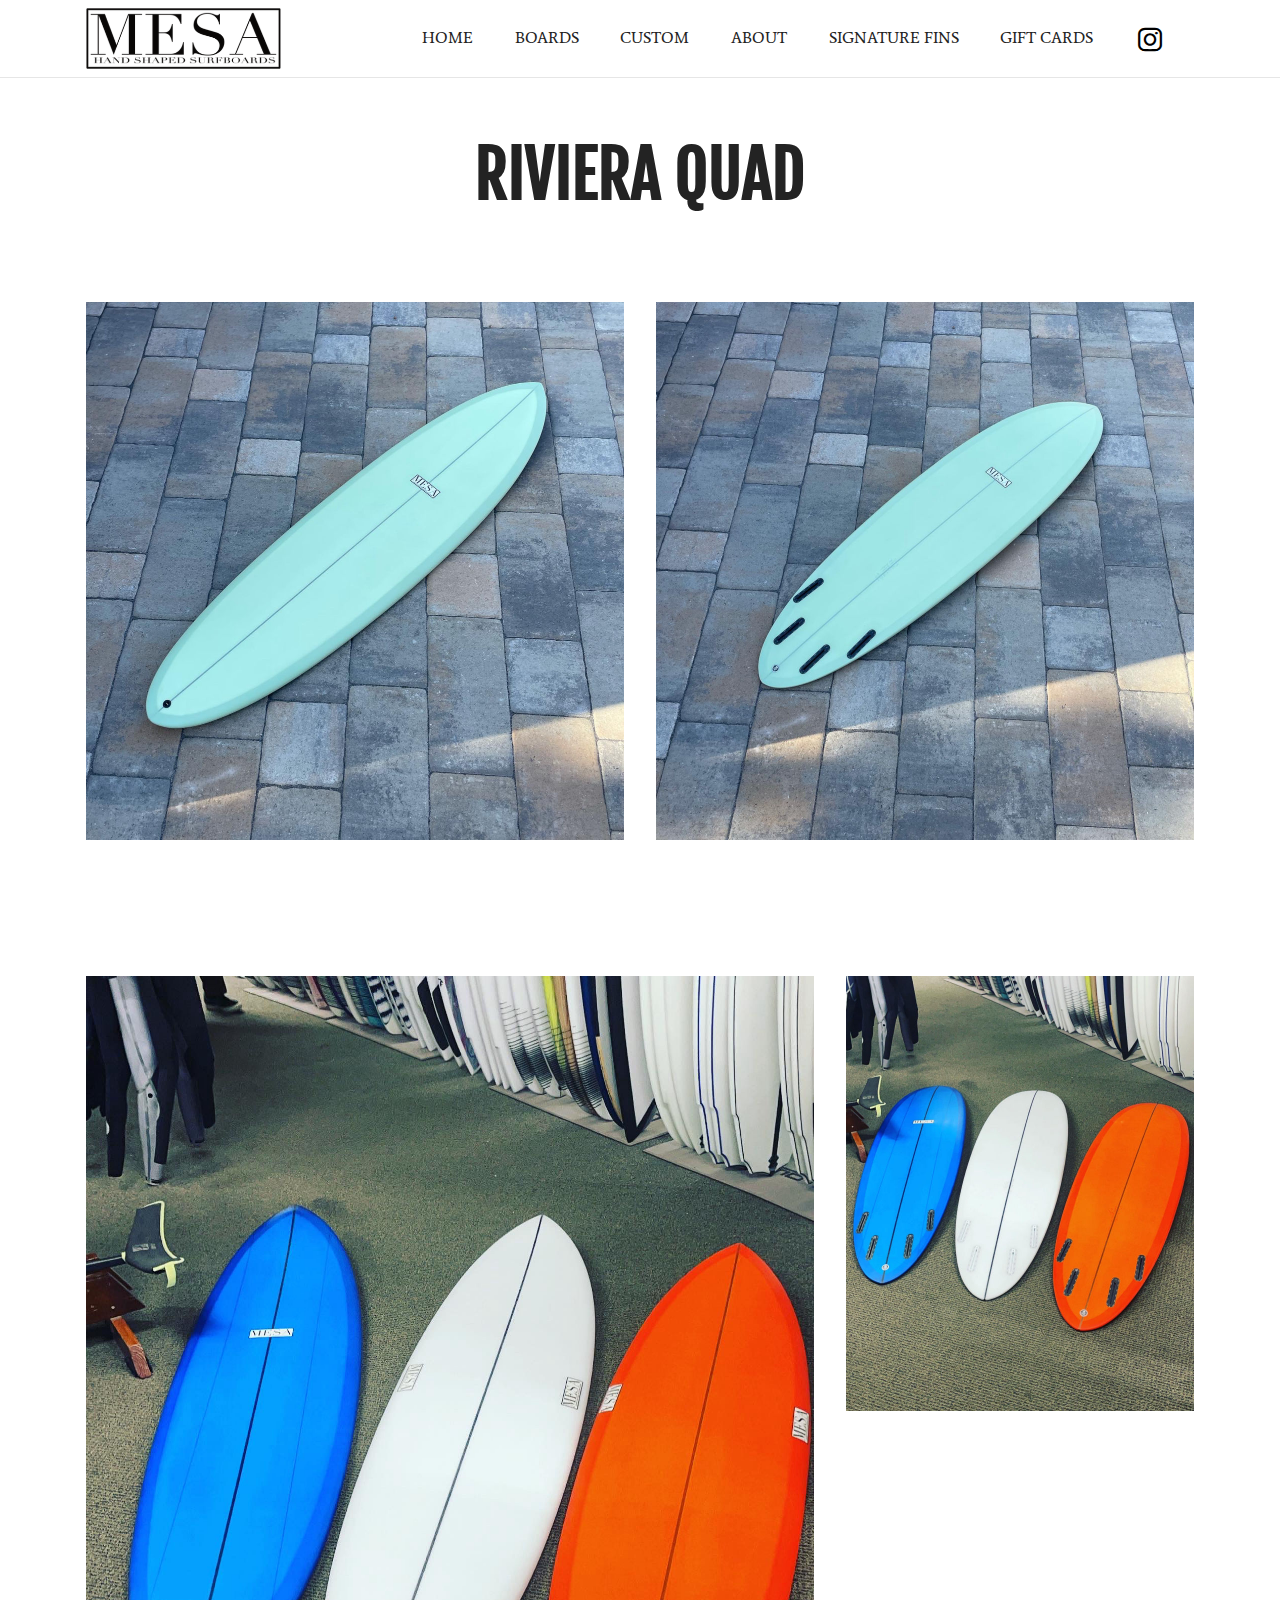
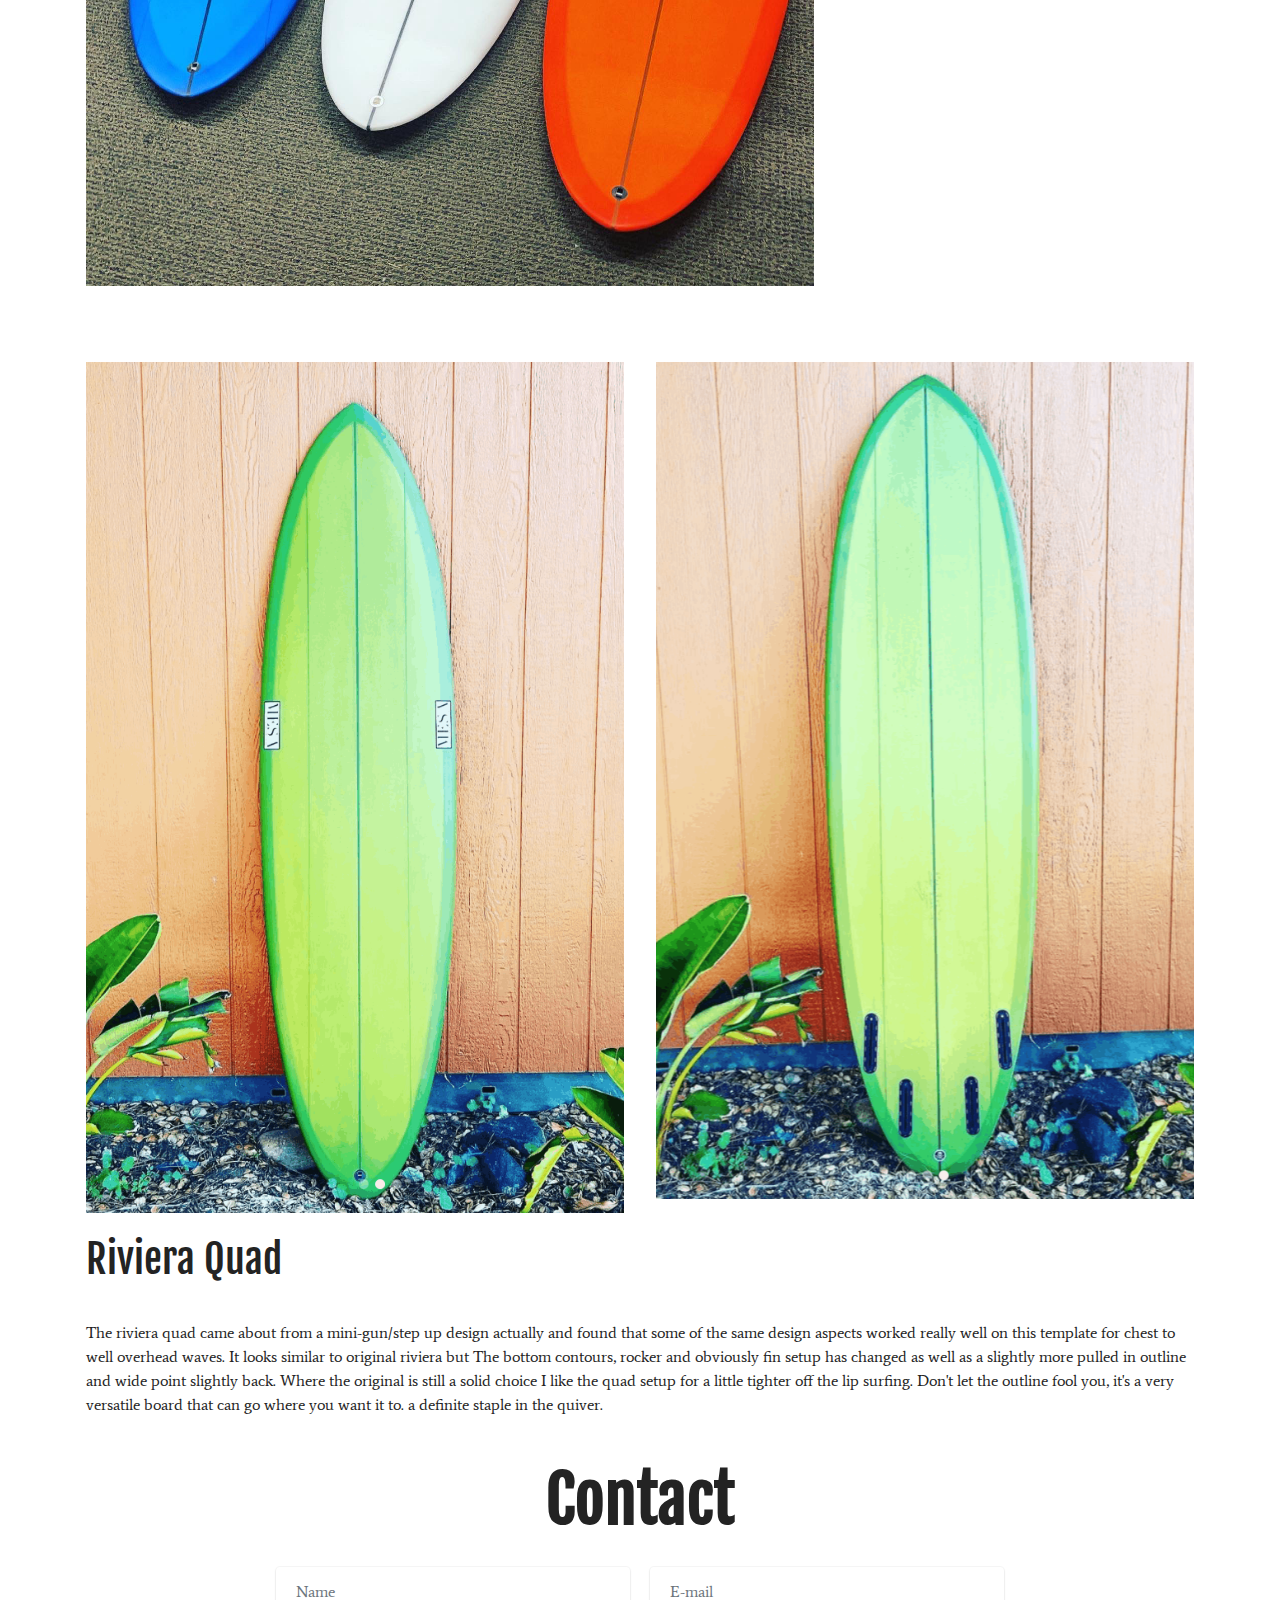
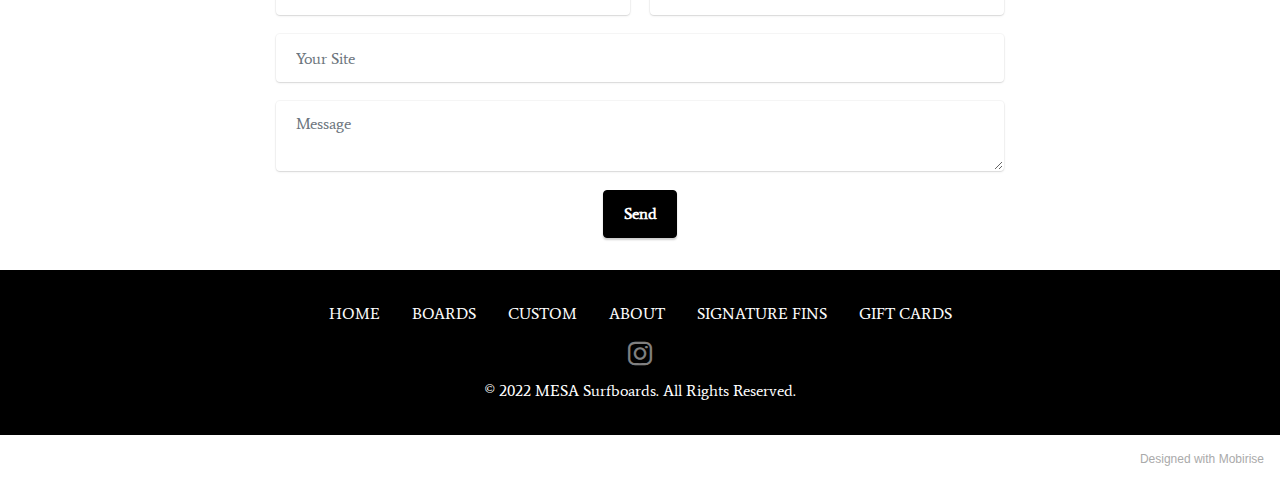
<file: Riviera-Quad.html>
<!DOCTYPE html>
<html  >
<head>
  <!-- Site made with Mobirise Website Builder v5.3.0, https://mobirise.com -->
  <meta charset="UTF-8">
  <meta http-equiv="X-UA-Compatible" content="IE=edge">
  <meta name="generator" content="Mobirise v5.3.0, mobirise.com">
  <meta name="viewport" content="width=device-width, initial-scale=1, minimum-scale=1">
  <link rel="shortcut icon" href="assets/images/mesa-black-copy-388x121.png" type="image/x-icon">
  <meta name="description" content="">
  
  
  <title>Riviera Quad</title>
  <link rel="stylesheet" href="assets/tether/tether.min.css">
  <link rel="stylesheet" href="assets/bootstrap/css/bootstrap.min.css">
  <link rel="stylesheet" href="assets/bootstrap/css/bootstrap-grid.min.css">
  <link rel="stylesheet" href="assets/bootstrap/css/bootstrap-reboot.min.css">
  <link rel="stylesheet" href="assets/dropdown/css/style.css">
  <link rel="stylesheet" href="assets/formstyler/jquery.formstyler.css">
  <link rel="stylesheet" href="assets/formstyler/jquery.formstyler.theme.css">
  <link rel="stylesheet" href="assets/datepicker/jquery.datetimepicker.min.css">
  <link rel="stylesheet" href="assets/socicon/css/styles.css">
  <link rel="stylesheet" href="assets/theme/css/style.css">
  <link rel="preload" as="style" href="assets/mobirise/css/mbr-additional.css"><link rel="stylesheet" href="assets/mobirise/css/mbr-additional.css" type="text/css">
  
  
  
  
</head>
<body>
  
  <section class="menu cid-tp14ro2KAU" once="menu" id="menu1-1y">
    
    <nav class="navbar navbar-dropdown navbar-fixed-top navbar-expand-lg">
        <div class="container">
            <div class="navbar-brand">
                <span class="navbar-logo">
                    <a href="index.html">
                        <img src="assets/images/mesa-black-copy-388x121.png" alt="Mobirise" style="height: 3.8rem;">
                    </a>
                </span>
                
            </div>
            <button class="navbar-toggler" type="button" data-toggle="collapse" data-target="#navbarSupportedContent" aria-controls="navbarNavAltMarkup" aria-expanded="false" aria-label="Toggle navigation">
                <div class="hamburger">
                    <span></span>
                    <span></span>
                    <span></span>
                    <span></span>
                </div>
            </button>
            <div class="collapse navbar-collapse" id="navbarSupportedContent">
                <ul class="navbar-nav nav-dropdown nav-right" data-app-modern-menu="true"><li class="nav-item"><a class="nav-link link text-black text-primary display-4" href="index.html">HOME</a></li><li class="nav-item"><a class="nav-link link text-black text-primary display-4" href="surfboards.html">BOARDS</a></li><li class="nav-item"><a class="nav-link link text-black text-primary display-4" href="custom-surfboards.html">CUSTOM</a></li><li class="nav-item"><a class="nav-link link text-black text-primary display-4" href="about.html">ABOUT</a></li><li class="nav-item"><a class="nav-link link text-black text-primary display-4" href="SignatureFins.html">SIGNATURE FINS</a></li><li class="nav-item"><a class="nav-link link text-black text-primary display-4" href="gift-cards.html">GIFT CARDS</a></li></ul>
                <div class="icons-menu">
                    <a class="iconfont-wrapper" href="https://www.instagram.com/mesasurfboards/" target="_blank">
                        <span class="p-2 mbr-iconfont socicon-instagram socicon"></span>
                    </a>
                    
                    
                    
                </div>
                
            </div>
        </div>
    </nav>

</section>

<section class="content4 cid-tp14rmG2nN" id="content4-1v">
    
    
    <div class="container">
        <div class="row justify-content-center">
            <div class="title col-md-12 col-lg-10">
                <h3 class="mbr-section-title mbr-fonts-style align-center mb-4 display-2"><strong>RIVIERA QUAD</strong></h3>
                
                
            </div>
        </div>
    </div>
</section>

<section class="image5 cid-tp16IUG65v" id="image5-21">
    
    
    <div class="container">
        <div class="row">
            <div class="col-12 col-md-12">
                <div class="row">
                    <div class="col-12 col-lg-6">
                        <div class="img-item mb-3">
                            <img src="assets/images/34e073f0-8b9b-47b1-baec-af8052cc01c5-1076x1075.jpg" alt="">
                            
                        </div>
                    </div>
                    <div class="col-12 col-lg">
                        <div class="img-item mb-3">
                            <img src="assets/images/c42e3ae3-3660-4578-bda1-4c092abd0150-1076x1076.jpg" alt="">
                            
                        </div>
                    </div>
                </div>
            </div>
        </div>
    </div>
</section>

<section class="image6 cid-tp16Kag2tA" id="image6-22">
    
    
    
    
    <div class="container">
        <div class="row">
            <div class="col-12 col-md-12">
                <div class="row">
                    <div class="col-12 col-lg-8">
                        <div class="img-item mb-3">
                            <img src="assets/images/f5292064-5911-48a2-b6dc-0be0811ca697-1440x1800.jpg" alt="">
                            
                        </div>
                    </div>
                    <div class="col-12 col-lg">
                        <div class="img-item mb-3">
                            <img src="assets/images/c78c9330-86fb-4c72-8b56-52d6ebcfa09b-696x870.jpg" alt="">
                            
                        </div>
                    </div>
                </div>
            </div>
        </div>
    </div>
</section>

<section class="image4 cid-tp14rnjMyR" id="image4-1w">
    

    

    <div class="container">
        <div class="row">
            <div class="col-12 col-lg-6">
                <div class="image-wrapper">
                    <img src="assets/images/riviera-quad-776x1028.png" alt="Mobirise">
                    
                </div>
            </div>
            <div class="col-12 col-lg-6">
                <div class="image-wrapper">
                    <img src="assets/images/riviera-quad-1-770x1032.png" alt="Mobirise">
                    
                </div>
            </div>
        </div>
    </div>
</section>

<section class="content5 cid-tp14rnN4eA" id="content5-1x">
    
    <div class="container">
        <div class="row justify-content-center">
            <div class="col-md-12 col-lg-12">
                
                <h4 class="mbr-section-subtitle mbr-fonts-style mb-4 display-5">Riviera Quad</h4>
                <p class="mbr-text mbr-fonts-style display-7">The riviera quad came about from a mini-gun/step up design actually and found that some of the same design aspects worked really well on this template for chest to well overhead waves. It looks similar to original riviera but The bottom contours, rocker and obviously fin setup has changed as well as a slightly more pulled in outline and wide point slightly back. Where the original is still a solid choice I like the quad setup for a little tighter off the lip surfing. Don't let the outline fool you, it's a very versatile board that can go where you want it to. a definite staple in the quiver.<br></p>
            </div>
        </div>
    </div>
</section>

<section class="form5 cid-tp17womRJb" id="form5-23">
    
    
    <div class="container">
        <div class="mbr-section-head">
            <h3 class="mbr-section-title mbr-fonts-style align-center mb-0 display-2">
                <strong>Contact</strong></h3>
            
        </div>
        <div class="row justify-content-center mt-4">
            <div class="col-lg-8 mx-auto mbr-form" data-form-type="formoid">
                <form action="https://mobirise.eu/" method="POST" class="mbr-form form-with-styler" data-form-title="Form Name"><input type="hidden" name="email" data-form-email="true" value="2qaF6Sq8bThoF/k2xgTBOGhYyiTKgsfUjwh3Abyp+b4uzQiOuDaa04tCACH9s4MsewB9hTJMVfrAzshvOYxo3GPCAeMUWmS2wPOqa6Gl/X77KwQx5DqD0w1pXgUsiNkG">
                    <div class="row">
                        <div hidden="hidden" data-form-alert="" class="alert alert-success col-12">Thanks for filling out
                            the form!</div>
                        <div hidden="hidden" data-form-alert-danger="" class="alert alert-danger col-12">Oops...! some
                            problem!</div>
                    </div>
                    <div class="dragArea row">
                        <div class="col-md col-sm-12 form-group" data-for="name">
                            <input type="text" name="name" placeholder="Name" data-form-field="name" class="form-control" value="" id="name-form5-23">
                        </div>
                        <div class="col-md col-sm-12 form-group" data-for="email">
                            <input type="email" name="email" placeholder="E-mail" data-form-field="email" class="form-control" value="" id="email-form5-23">
                        </div>
                        <div class="col-12 form-group" data-for="url">
                            <input type="url" name="url" placeholder="Your Site" data-form-field="url" class="form-control" value="" id="url-form5-23">
                        </div>
                        <div class="col-12 form-group" data-for="textarea">
                            <textarea name="textarea" placeholder="Message" data-form-field="textarea" class="form-control" id="textarea-form5-23"></textarea>
                        </div>
                        <div class="col-lg-12 col-md-12 col-sm-12 align-center mbr-section-btn"><button type="submit" class="btn btn-primary display-4">Send</button></div>
                    </div>
                </form>
            </div>
        </div>
    </div>
</section>

<section class="footer3 cid-tp14rovrRx" once="footers" id="footer3-1z">

    

    

    <div class="container">
        <div class="media-container-row align-center mbr-white">
            <div class="row row-links">
                <ul class="foot-menu">
                    
                    
                    
                    
                    
                <li class="foot-menu-item mbr-fonts-style display-7"><a href="index.html" class="text-white text-primary">HOME</a></li><li class="foot-menu-item mbr-fonts-style display-7"><a href="surfboards.html" class="text-white text-primary">BOARDS</a></li><li class="foot-menu-item mbr-fonts-style display-7"><a href="custom-surfboards.html" class="text-white text-primary">CUSTOM</a></li><li class="foot-menu-item mbr-fonts-style display-7"><a href="about.html" class="text-white text-primary">ABOUT</a></li><li class="foot-menu-item mbr-fonts-style display-7"><a href="SignatureFins.html" class="text-white">SIGNATURE FINS</a></li><li class="foot-menu-item mbr-fonts-style display-7"><a href="gift-cards.html" class="text-white">GIFT CARDS</a></li></ul>
            </div>
            <div class="row social-row">
                <div class="social-list align-right pb-2">
                    
                    
                    
                    
                    
                    
                <div class="soc-item">
                        <a href="https://www.instagram.com/mesasurfboards/" target="_blank">
                            <span class="mbr-iconfont mbr-iconfont-social socicon-instagram socicon"></span>
                        </a>
                    </div></div>
            </div>
            <div class="row row-copirayt">
                <p class="mbr-text mb-0 mbr-fonts-style mbr-white align-center display-7">© 2022 MESA Surfboards. All Rights Reserved.</p>
            </div>
        </div>
    </div>
</section><section style="background-color: #fff; font-family: -apple-system, BlinkMacSystemFont, 'Segoe UI', 'Roboto', 'Helvetica Neue', Arial, sans-serif; color:#aaa; font-size:12px; padding: 0; align-items: center; display: flex;"><a href="https://mobirise.site/e" style="flex: 1 1; height: 3rem; padding-left: 1rem;"></a><p style="flex: 0 0 auto; margin:0; padding-right:1rem;">Designed with <a href="https://mobirise.site/a" style="color:#aaa;">Mobirise</a></p></section><script src="assets/web/assets/jquery/jquery.min.js"></script>  <script src="assets/popper/popper.min.js"></script>  <script src="assets/tether/tether.min.js"></script>  <script src="assets/bootstrap/js/bootstrap.min.js"></script>  <script src="assets/smoothscroll/smooth-scroll.js"></script>  <script src="assets/dropdown/js/nav-dropdown.js"></script>  <script src="assets/dropdown/js/navbar-dropdown.js"></script>  <script src="assets/touchswipe/jquery.touch-swipe.min.js"></script>  <script src="assets/formstyler/jquery.formstyler.js"></script>  <script src="assets/formstyler/jquery.formstyler.min.js"></script>  <script src="assets/datepicker/jquery.datetimepicker.full.js"></script>  <script src="assets/theme/js/script.js"></script>  <script src="assets/formoid/formoid.min.js"></script>  
  
  
</body>
</html>
</file>
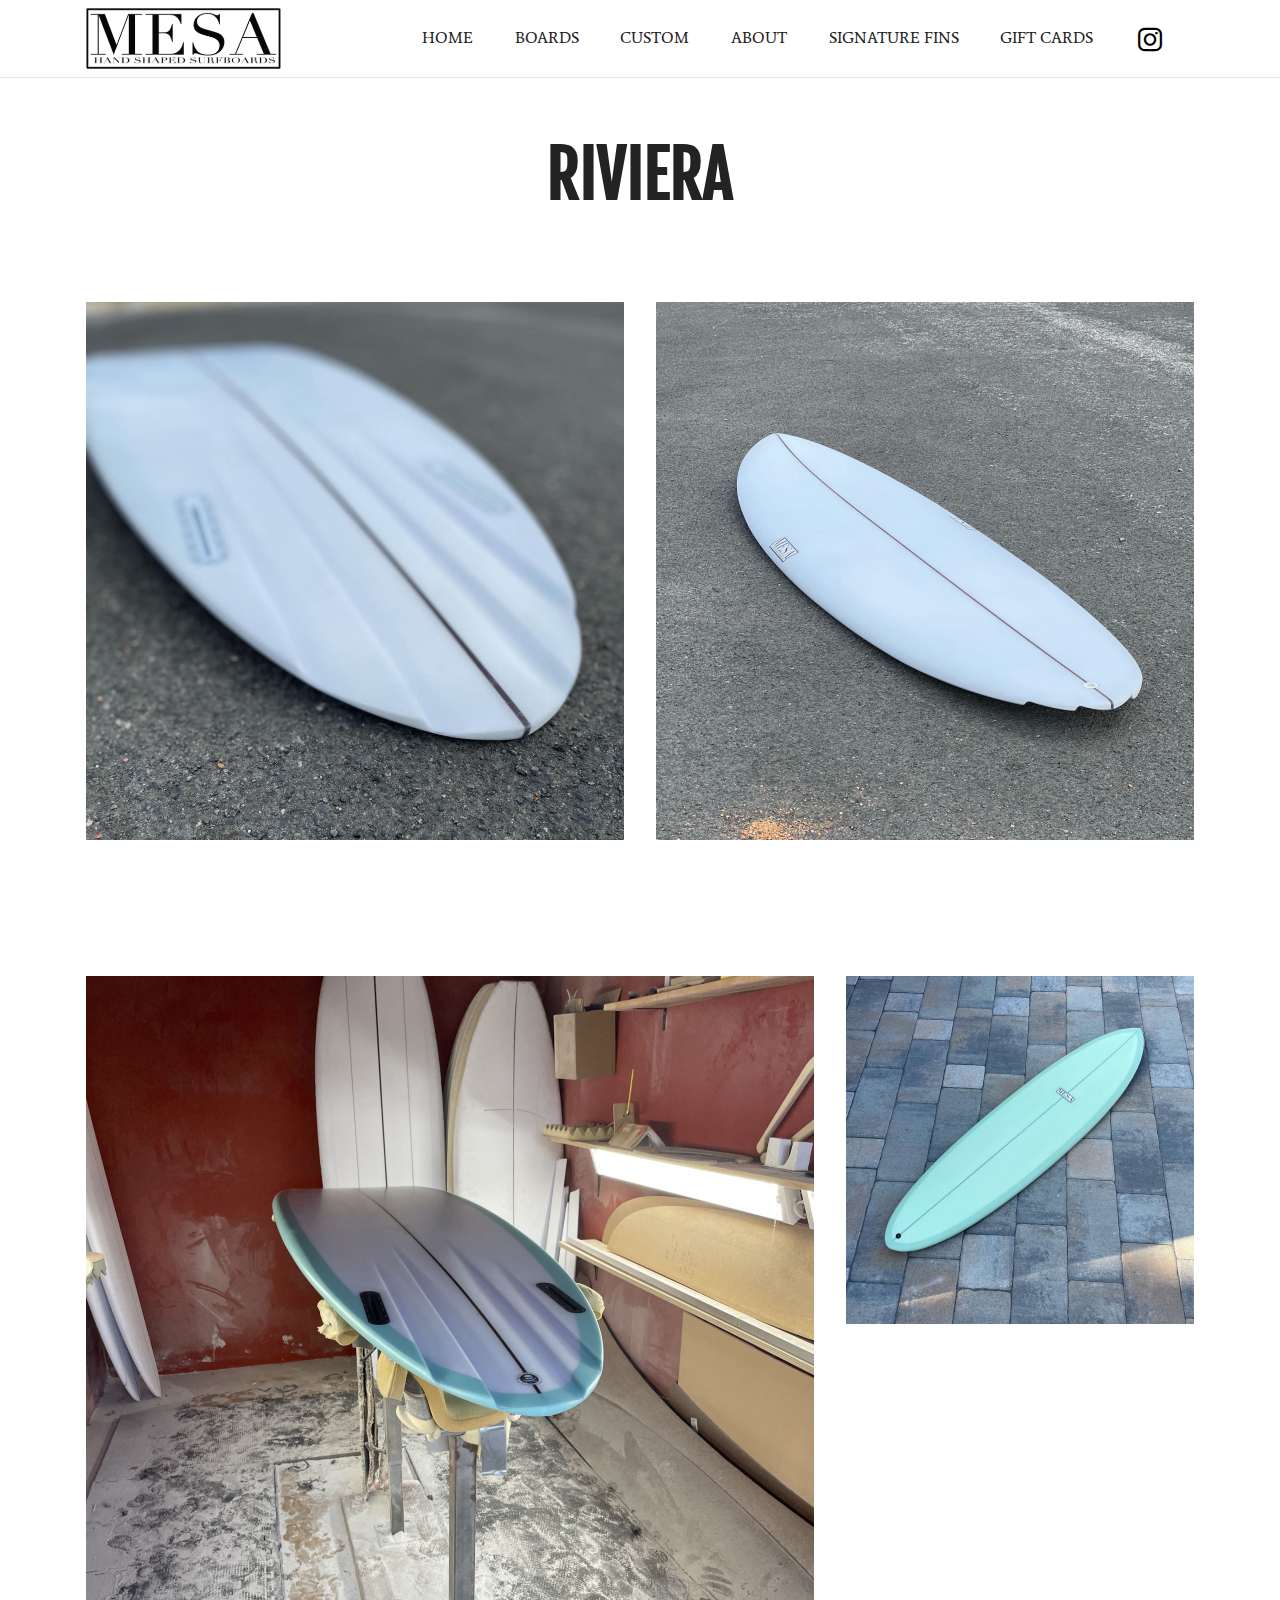
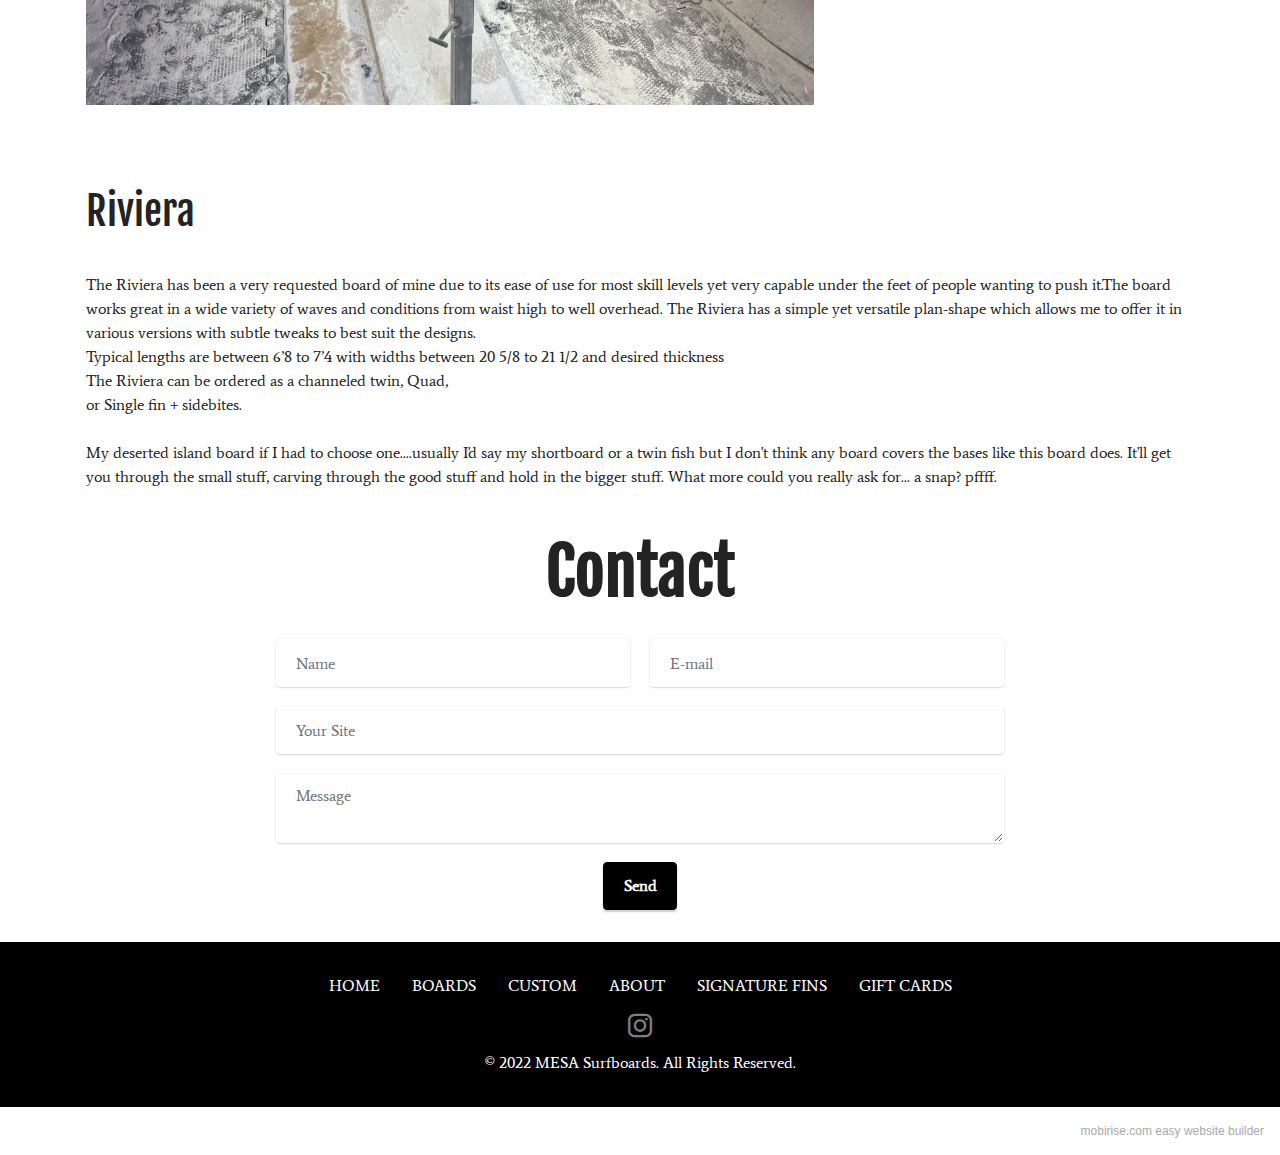
<file: Riviera.html>
<!DOCTYPE html>
<html  >
<head>
  <!-- Site made with Mobirise Website Builder v5.3.0, https://mobirise.com -->
  <meta charset="UTF-8">
  <meta http-equiv="X-UA-Compatible" content="IE=edge">
  <meta name="generator" content="Mobirise v5.3.0, mobirise.com">
  <meta name="viewport" content="width=device-width, initial-scale=1, minimum-scale=1">
  <link rel="shortcut icon" href="assets/images/mesa-black-copy-388x121.png" type="image/x-icon">
  <meta name="description" content="">
  
  
  <title>Riviera</title>
  <link rel="stylesheet" href="assets/tether/tether.min.css">
  <link rel="stylesheet" href="assets/bootstrap/css/bootstrap.min.css">
  <link rel="stylesheet" href="assets/bootstrap/css/bootstrap-grid.min.css">
  <link rel="stylesheet" href="assets/bootstrap/css/bootstrap-reboot.min.css">
  <link rel="stylesheet" href="assets/dropdown/css/style.css">
  <link rel="stylesheet" href="assets/formstyler/jquery.formstyler.css">
  <link rel="stylesheet" href="assets/formstyler/jquery.formstyler.theme.css">
  <link rel="stylesheet" href="assets/datepicker/jquery.datetimepicker.min.css">
  <link rel="stylesheet" href="assets/socicon/css/styles.css">
  <link rel="stylesheet" href="assets/theme/css/style.css">
  <link rel="preload" as="style" href="assets/mobirise/css/mbr-additional.css"><link rel="stylesheet" href="assets/mobirise/css/mbr-additional.css" type="text/css">
  
  
  
  
</head>
<body>
  
  <section class="menu cid-tp19oRQ2BQ" once="menu" id="menu1-2a">
    
    <nav class="navbar navbar-dropdown navbar-fixed-top navbar-expand-lg">
        <div class="container">
            <div class="navbar-brand">
                <span class="navbar-logo">
                    <a href="index.html">
                        <img src="assets/images/mesa-black-copy-388x121.png" alt="Mobirise" style="height: 3.8rem;">
                    </a>
                </span>
                
            </div>
            <button class="navbar-toggler" type="button" data-toggle="collapse" data-target="#navbarSupportedContent" aria-controls="navbarNavAltMarkup" aria-expanded="false" aria-label="Toggle navigation">
                <div class="hamburger">
                    <span></span>
                    <span></span>
                    <span></span>
                    <span></span>
                </div>
            </button>
            <div class="collapse navbar-collapse" id="navbarSupportedContent">
                <ul class="navbar-nav nav-dropdown nav-right" data-app-modern-menu="true"><li class="nav-item"><a class="nav-link link text-black text-primary display-4" href="index.html">HOME</a></li><li class="nav-item"><a class="nav-link link text-black text-primary display-4" href="surfboards.html">BOARDS</a></li><li class="nav-item"><a class="nav-link link text-black text-primary display-4" href="custom-surfboards.html">CUSTOM</a></li><li class="nav-item"><a class="nav-link link text-black text-primary display-4" href="about.html">ABOUT</a></li><li class="nav-item"><a class="nav-link link text-black text-primary display-4" href="SignatureFins.html">SIGNATURE FINS</a></li><li class="nav-item"><a class="nav-link link text-black text-primary display-4" href="gift-cards.html">GIFT CARDS</a></li></ul>
                <div class="icons-menu">
                    <a class="iconfont-wrapper" href="https://www.instagram.com/mesasurfboards/" target="_blank">
                        <span class="p-2 mbr-iconfont socicon-instagram socicon"></span>
                    </a>
                    
                    
                    
                </div>
                
            </div>
        </div>
    </nav>

</section>

<section class="content4 cid-tp19oPYcqC" id="content4-25">
    
    
    <div class="container">
        <div class="row justify-content-center">
            <div class="title col-md-12 col-lg-10">
                <h3 class="mbr-section-title mbr-fonts-style align-center mb-4 display-2"><strong>RIVIERA</strong></h3>
                
                
            </div>
        </div>
    </div>
</section>

<section class="image5 cid-tp19oQvp8H" id="image5-26">
    
    
    <div class="container">
        <div class="row">
            <div class="col-12 col-md-12">
                <div class="row">
                    <div class="col-12 col-lg-6">
                        <div class="img-item mb-3">
                            <img src="assets/images/d4802965-27bd-465d-972e-dc6eb96b633a-1076x1076.jpg" alt="">
                            
                        </div>
                    </div>
                    <div class="col-12 col-lg">
                        <div class="img-item mb-3">
                            <img src="assets/images/d9ac0c73-c210-4984-9c40-a1b32c851b38-1076x1076.jpg" alt="">
                            
                        </div>
                    </div>
                </div>
            </div>
        </div>
    </div>
</section>

<section class="image6 cid-tp19oR0vuw" id="image6-27">
    
    
    
    
    <div class="container">
        <div class="row">
            <div class="col-12 col-md-12">
                <div class="row">
                    <div class="col-12 col-lg-8">
                        <div class="img-item mb-3">
                            <img src="assets/images/img-330-1456x1941.jpeg" alt="">
                            
                        </div>
                    </div>
                    <div class="col-12 col-lg">
                        <div class="img-item mb-3">
                            <img src="assets/images/34e073f0-8b9b-47b1-baec-af8052cc01c5-1-696x696.jpg" alt="">
                            
                        </div>
                    </div>
                </div>
            </div>
        </div>
    </div>
</section>

<section class="content5 cid-tp19oRBAaW" id="content5-29">
    
    <div class="container">
        <div class="row justify-content-center">
            <div class="col-md-12 col-lg-12">
                
                <h4 class="mbr-section-subtitle mbr-fonts-style mb-4 display-5">Riviera</h4>
                <p class="mbr-text mbr-fonts-style display-7">The Riviera has been a very requested board of mine due to its ease of use for most skill levels yet very capable under the feet of people wanting to push it.The board works great in a wide variety of waves and conditions from waist high to well overhead. The Riviera has a simple yet versatile plan-shape which allows me to offer it in various versions with subtle tweaks to best suit the designs. <br>Typical lengths are between 6’8 to 7’4 with widths between 20 5/8 to 21 1/2 and desired thickness <br>The Riviera can be ordered as a channeled twin, Quad, <br>or Single fin + sidebites. <br><br>My deserted island board if I had to choose one....usually I'd say my shortboard or a twin fish but I don't think any board covers the bases like this board does. It'll get you through the small stuff, carving through the good stuff and hold in the bigger stuff. What more could you really ask for... a snap? pffff.<br></p>
            </div>
        </div>
    </div>
</section>

<section class="form5 cid-tp19oSsity" id="form5-2b">
    
    
    <div class="container">
        <div class="mbr-section-head">
            <h3 class="mbr-section-title mbr-fonts-style align-center mb-0 display-2">
                <strong>Contact</strong></h3>
            
        </div>
        <div class="row justify-content-center mt-4">
            <div class="col-lg-8 mx-auto mbr-form" data-form-type="formoid">
                <form action="https://mobirise.eu/" method="POST" class="mbr-form form-with-styler" data-form-title="Form Name"><input type="hidden" name="email" data-form-email="true" value="1ky1Hbac8+jfZM/Iwc9tRrLZBiGq7H+E2I367ILCYmtSEGGddI4CuqPIi3bCzypIQNRezbyMkHUqjscBsLVYNoURZ/l2gZVZfh4/1Jz/YKqAjSeHqfi7a8GluVeG1Tzu">
                    <div class="row">
                        <div hidden="hidden" data-form-alert="" class="alert alert-success col-12">Thanks for filling out
                            the form!</div>
                        <div hidden="hidden" data-form-alert-danger="" class="alert alert-danger col-12">Oops...! some
                            problem!</div>
                    </div>
                    <div class="dragArea row">
                        <div class="col-md col-sm-12 form-group" data-for="name">
                            <input type="text" name="name" placeholder="Name" data-form-field="name" class="form-control" value="" id="name-form5-2b">
                        </div>
                        <div class="col-md col-sm-12 form-group" data-for="email">
                            <input type="email" name="email" placeholder="E-mail" data-form-field="email" class="form-control" value="" id="email-form5-2b">
                        </div>
                        <div class="col-12 form-group" data-for="url">
                            <input type="url" name="url" placeholder="Your Site" data-form-field="url" class="form-control" value="" id="url-form5-2b">
                        </div>
                        <div class="col-12 form-group" data-for="textarea">
                            <textarea name="textarea" placeholder="Message" data-form-field="textarea" class="form-control" id="textarea-form5-2b"></textarea>
                        </div>
                        <div class="col-lg-12 col-md-12 col-sm-12 align-center mbr-section-btn"><button type="submit" class="btn btn-primary display-4">Send</button></div>
                    </div>
                </form>
            </div>
        </div>
    </div>
</section>

<section class="footer3 cid-tp19oSLsjq" once="footers" id="footer3-2c">

    

    

    <div class="container">
        <div class="media-container-row align-center mbr-white">
            <div class="row row-links">
                <ul class="foot-menu">
                    
                    
                    
                    
                    
                <li class="foot-menu-item mbr-fonts-style display-7"><a href="index.html" class="text-white text-primary">HOME</a></li><li class="foot-menu-item mbr-fonts-style display-7"><a href="surfboards.html" class="text-white text-primary">BOARDS</a></li><li class="foot-menu-item mbr-fonts-style display-7"><a href="custom-surfboards.html" class="text-white text-primary">CUSTOM</a></li><li class="foot-menu-item mbr-fonts-style display-7"><a href="about.html" class="text-white text-primary">ABOUT</a></li><li class="foot-menu-item mbr-fonts-style display-7"><a href="SignatureFins.html" class="text-white">SIGNATURE FINS</a></li><li class="foot-menu-item mbr-fonts-style display-7"><a href="gift-cards.html" class="text-white">GIFT CARDS</a></li></ul>
            </div>
            <div class="row social-row">
                <div class="social-list align-right pb-2">
                    
                    
                    
                    
                    
                    
                <div class="soc-item">
                        <a href="https://www.instagram.com/mesasurfboards/" target="_blank">
                            <span class="mbr-iconfont mbr-iconfont-social socicon-instagram socicon"></span>
                        </a>
                    </div></div>
            </div>
            <div class="row row-copirayt">
                <p class="mbr-text mb-0 mbr-fonts-style mbr-white align-center display-7">© 2022 MESA Surfboards. All Rights Reserved.</p>
            </div>
        </div>
    </div>
</section><section style="background-color: #fff; font-family: -apple-system, BlinkMacSystemFont, 'Segoe UI', 'Roboto', 'Helvetica Neue', Arial, sans-serif; color:#aaa; font-size:12px; padding: 0; align-items: center; display: flex;"><a href="https://mobirise.site/f" style="flex: 1 1; height: 3rem; padding-left: 1rem;"></a><p style="flex: 0 0 auto; margin:0; padding-right:1rem;"><a href="https://mobirise.site" style="color:#aaa;">mobirise.com</a> easy website builder</p></section><script src="assets/web/assets/jquery/jquery.min.js"></script>  <script src="assets/popper/popper.min.js"></script>  <script src="assets/tether/tether.min.js"></script>  <script src="assets/bootstrap/js/bootstrap.min.js"></script>  <script src="assets/smoothscroll/smooth-scroll.js"></script>  <script src="assets/dropdown/js/nav-dropdown.js"></script>  <script src="assets/dropdown/js/navbar-dropdown.js"></script>  <script src="assets/touchswipe/jquery.touch-swipe.min.js"></script>  <script src="assets/formstyler/jquery.formstyler.js"></script>  <script src="assets/formstyler/jquery.formstyler.min.js"></script>  <script src="assets/datepicker/jquery.datetimepicker.full.js"></script>  <script src="assets/theme/js/script.js"></script>  <script src="assets/formoid/formoid.min.js"></script>  
  
  
</body>
</html>
</file>
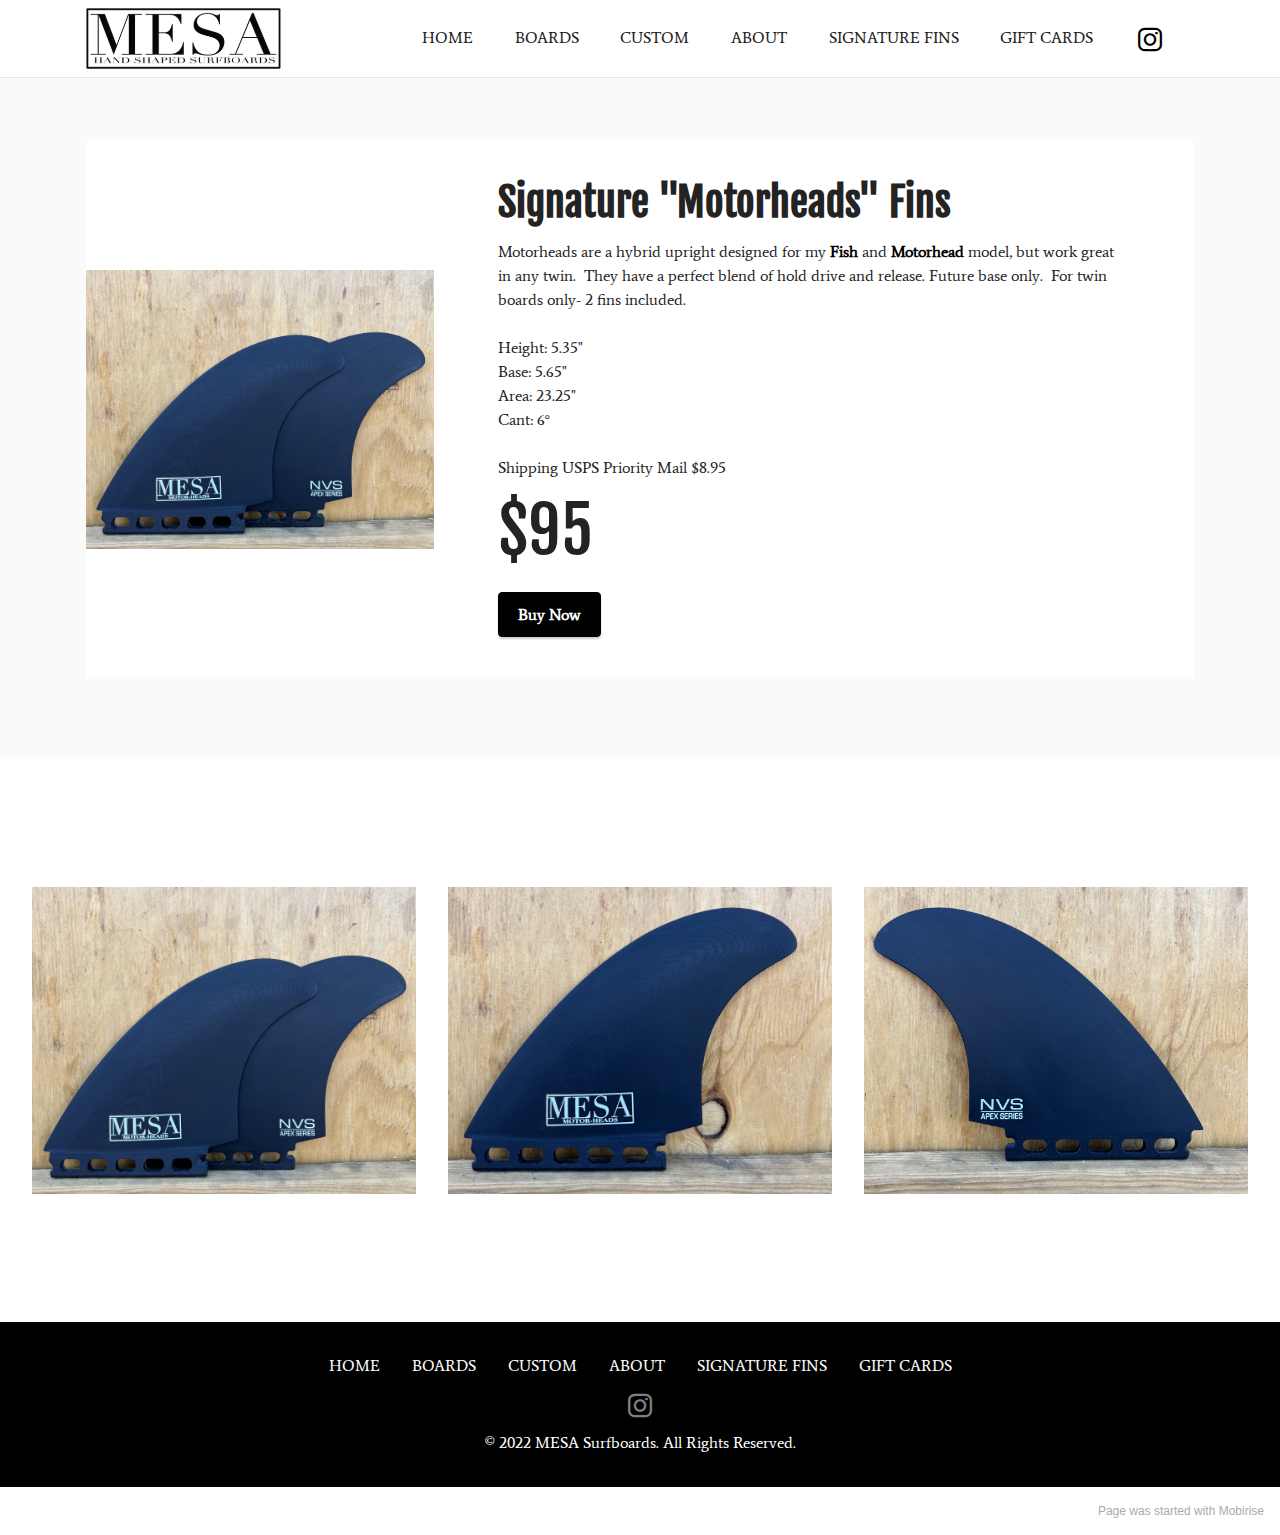
<file: SignatureFins.html>
<!DOCTYPE html>
<html  >
<head>
  <!-- Site made with Mobirise Website Builder v5.3.0, https://mobirise.com -->
  <meta charset="UTF-8">
  <meta http-equiv="X-UA-Compatible" content="IE=edge">
  <meta name="generator" content="Mobirise v5.3.0, mobirise.com">
  <meta name="viewport" content="width=device-width, initial-scale=1, minimum-scale=1">
  <link rel="shortcut icon" href="assets/images/mesa-black-copy-388x121.png" type="image/x-icon">
  <meta name="description" content="Custom surfboards hand shaped from local shaper in Central Coast, California. MESA surfboards provides high quality custom shaped surfboards.  Surfboard shaper for Santa Barbara, San Luis Obispo, Los Osos, Morro Bay, Cayucos and more.">
  
  
  <title>Signature Fins</title>
  <link rel="stylesheet" href="assets/web/assets/mobirise-icons2/mobirise2.css">
  <link rel="stylesheet" href="assets/tether/tether.min.css">
  <link rel="stylesheet" href="assets/bootstrap/css/bootstrap.min.css">
  <link rel="stylesheet" href="assets/bootstrap/css/bootstrap-grid.min.css">
  <link rel="stylesheet" href="assets/bootstrap/css/bootstrap-reboot.min.css">
  <link rel="stylesheet" href="assets/dropdown/css/style.css">
  <link rel="stylesheet" href="assets/socicon/css/styles.css">
  <link rel="stylesheet" href="assets/theme/css/style.css">
  <link rel="preload" as="style" href="assets/mobirise/css/mbr-additional.css"><link rel="stylesheet" href="assets/mobirise/css/mbr-additional.css" type="text/css">
  
  
  
  
</head>
<body>
  
  <section class="menu cid-s48OLK6784" once="menu" id="menu1-1d">
    
    <nav class="navbar navbar-dropdown navbar-fixed-top navbar-expand-lg">
        <div class="container">
            <div class="navbar-brand">
                <span class="navbar-logo">
                    <a href="index.html">
                        <img src="assets/images/mesa-black-copy-388x121.png" alt="Mobirise" style="height: 3.8rem;">
                    </a>
                </span>
                
            </div>
            <button class="navbar-toggler" type="button" data-toggle="collapse" data-target="#navbarSupportedContent" aria-controls="navbarNavAltMarkup" aria-expanded="false" aria-label="Toggle navigation">
                <div class="hamburger">
                    <span></span>
                    <span></span>
                    <span></span>
                    <span></span>
                </div>
            </button>
            <div class="collapse navbar-collapse" id="navbarSupportedContent">
                <ul class="navbar-nav nav-dropdown nav-right" data-app-modern-menu="true"><li class="nav-item"><a class="nav-link link text-black text-primary display-4" href="index.html">HOME</a></li><li class="nav-item"><a class="nav-link link text-black text-primary display-4" href="surfboards.html">BOARDS</a></li><li class="nav-item"><a class="nav-link link text-black text-primary display-4" href="custom-surfboards.html">CUSTOM</a></li><li class="nav-item"><a class="nav-link link text-black text-primary display-4" href="about.html">ABOUT</a></li><li class="nav-item"><a class="nav-link link text-black text-primary display-4" href="SignatureFins.html">SIGNATURE FINS</a></li><li class="nav-item"><a class="nav-link link text-black text-primary display-4" href="gift-cards.html">GIFT CARDS</a></li></ul>
                <div class="icons-menu">
                    <a class="iconfont-wrapper" href="https://www.instagram.com/mesasurfboards/" target="_blank">
                        <span class="p-2 mbr-iconfont socicon-instagram socicon"></span>
                    </a>
                    
                    
                    
                </div>
                
            </div>
        </div>
    </nav>

</section>

<section class="features6 cid-tcNRGcaDXL" id="features7-1f">
    <!---->
    

    
    <div class="container">
        <div class="card-wrapper">
            <div class="row align-items-center">
                <div class="col-12 col-lg-4">
                    <div class="image-wrapper">
                        <img src="assets/images/img-9980-1836x2448.jpeg" alt="Mobirise">
                    </div>
                </div>
                <div class="col-12 col-lg">
                    <div class="text-box">
                        <h5 class="mbr-title mbr-fonts-style display-5"><strong>Signature "Motorheads" Fins</strong></h5>
                        <p class="mbr-text mbr-fonts-style display-7">Motorheads are a hybrid upright designed for my <a href="surfboards.html#features3-w" class="text-primary"><strong>Fish</strong></a> and <a href="surfboards.html#features3-w" class="text-primary"><strong>Motorhead</strong></a> model, but work great in any twin.&nbsp; They have a perfect blend of hold drive and release. Future base only.&nbsp; For twin boards only- 2 fins included.<br><br>Height: 5.35"&nbsp;<br>Base: 5.65"<br>Area: 23.25"<br>Cant: 6°<br><br>Shipping USPS Priority Mail $8.95</p>
                        <div class="cost">
                            <span class="currentcost mbr-fonts-style pr-2 display-2">$95</span>
                            <span class="oldcost mbr-fonts-style display-2"></span>
                        </div>
                        <div class="mbr-section-btn pt-3"><a href="https://buy.stripe.com/14k3etgZ70Jwbh6144" class="btn btn-primary display-4" target="_blank">Buy Now</a></div>
                    </div>
                </div>
            </div>
        </div>
    </div>
</section>

<section class="gallery6 mbr-gallery cid-tcO7isMhEe" id="gallery6-1j">
    

    

    <div class="container-fluid">
        
        <div class="row mbr-gallery mt-4">
            <div class="col-12 col-md-6 col-lg-4 item gallery-image">
                <div class="item-wrapper" data-toggle="modal" data-target="#tp3FLMSDyP-modal">
                    <a href="SignatureFins.html#features7-1f"><img class="w-100" src="assets/images/img-9980-1836x2448.jpeg" alt="" data-slide-to="0" data-target="#lb-tp3FLMSDyP"></a>
                    <div class="icon-wrapper">
                        <span class="mobi-mbri mobi-mbri-search mbr-iconfont mbr-iconfont-btn"></span>
                    </div>
                </div>
                
            </div>
            <div class="col-12 col-md-6 col-lg-4 item gallery-image">
                <div class="item-wrapper" data-toggle="modal" data-target="#tp3FLMSDyP-modal">
                    <a href="SignatureFins.html#features7-1f"><img class="w-100" src="assets/images/img-9979-1-1836x2448.jpeg" alt="" data-slide-to="1" data-target="#lb-tp3FLMSDyP"></a>
                    <div class="icon-wrapper">
                        <span class="mobi-mbri mobi-mbri-search mbr-iconfont mbr-iconfont-btn"></span>
                    </div>
                </div>
                
            </div>
            <div class="col-12 col-md-6 col-lg-4 item gallery-image">
                <div class="item-wrapper" data-toggle="modal" data-target="#tp3FLMSDyP-modal">
                    <a href="SignatureFins.html#features7-1f"><img class="w-100" src="assets/images/img-9978-2448x3264.jpeg" alt="" data-slide-to="2" data-target="#lb-tp3FLMSDyP"></a>
                    <div class="icon-wrapper">
                        <span class="mobi-mbri mobi-mbri-search mbr-iconfont mbr-iconfont-btn"></span>
                    </div>
                </div>
                
            </div>
            
        </div>

        <div class="modal mbr-slider" tabindex="-1" role="dialog" aria-hidden="true" id="tp3FLMSDyP-modal">
            <div class="modal-dialog" role="document">
                <div class="modal-content">
                    <div class="modal-body">
                        <div class="carousel slide" id="lb-tp3FLMSDyP" data-interval="5000">
                            <div class="carousel-inner">
                                <div class="carousel-item active">
                                    <img class="d-block w-100" src="assets/images/img-9980-1836x2448.jpeg" alt="">
                                </div>
                                <div class="carousel-item">
                                    <img class="d-block w-100" src="assets/images/img-9979-1-1836x2448.jpeg" alt="">
                                </div>
                                <div class="carousel-item">
                                    <img class="d-block w-100" src="assets/images/img-9978-2448x3264.jpeg" alt="">
                                </div>
                                
                            </div>
                            <ol class="carousel-indicators">
                                <li data-slide-to="0" class="active" data-target="#lb-tp3FLMSDyP"></li>
                                <li data-slide-to="1" data-target="#lb-tp3FLMSDyP"></li>
                                <li data-slide-to="2" data-target="#lb-tp3FLMSDyP"></li>
                                
                            </ol>
                            <a role="button" href="" class="close" data-dismiss="modal" aria-label="Close">
                            </a>
                            <a class="carousel-control-prev carousel-control" role="button" data-slide="prev" href="#lb-tp3FLMSDyP">
                                <span class="mobi-mbri mobi-mbri-arrow-prev" aria-hidden="true"></span>
                                <span class="sr-only">Previous</span>
                            </a>
                            <a class="carousel-control-next carousel-control" role="button" data-slide="next" href="#lb-tp3FLMSDyP">
                                <span class="mobi-mbri mobi-mbri-arrow-next" aria-hidden="true"></span>
                                <span class="sr-only">Next</span>
                            </a>
                        </div>
                    </div>
                </div>
            </div>
        </div>
    </div>
</section>

<section class="footer3 cid-s48P1Icc8J" once="footers" id="footer3-1e">

    

    

    <div class="container">
        <div class="media-container-row align-center mbr-white">
            <div class="row row-links">
                <ul class="foot-menu">
                    
                    
                    
                    
                    
                <li class="foot-menu-item mbr-fonts-style display-7"><a href="index.html" class="text-white text-primary">HOME</a></li><li class="foot-menu-item mbr-fonts-style display-7"><a href="surfboards.html" class="text-white text-primary">BOARDS</a></li><li class="foot-menu-item mbr-fonts-style display-7"><a href="custom-surfboards.html" class="text-white text-primary">CUSTOM</a></li><li class="foot-menu-item mbr-fonts-style display-7"><a href="about.html" class="text-white text-primary">ABOUT</a></li><li class="foot-menu-item mbr-fonts-style display-7"><a href="SignatureFins.html" class="text-white">SIGNATURE FINS</a></li><li class="foot-menu-item mbr-fonts-style display-7"><a href="gift-cards.html" class="text-white">GIFT CARDS</a></li></ul>
            </div>
            <div class="row social-row">
                <div class="social-list align-right pb-2">
                    
                    
                    
                    
                    
                    
                <div class="soc-item">
                        <a href="https://www.instagram.com/mesasurfboards/" target="_blank">
                            <span class="mbr-iconfont mbr-iconfont-social socicon-instagram socicon"></span>
                        </a>
                    </div></div>
            </div>
            <div class="row row-copirayt">
                <p class="mbr-text mb-0 mbr-fonts-style mbr-white align-center display-7">© 2022 MESA Surfboards. All Rights Reserved.</p>
            </div>
        </div>
    </div>
</section><section style="background-color: #fff; font-family: -apple-system, BlinkMacSystemFont, 'Segoe UI', 'Roboto', 'Helvetica Neue', Arial, sans-serif; color:#aaa; font-size:12px; padding: 0; align-items: center; display: flex;"><a href="https://mobirise.site/e" style="flex: 1 1; height: 3rem; padding-left: 1rem;"></a><p style="flex: 0 0 auto; margin:0; padding-right:1rem;">Page <a href="https://mobirise.site/f" style="color:#aaa;">was started</a> with Mobirise</p></section><script src="assets/web/assets/jquery/jquery.min.js"></script>  <script src="assets/popper/popper.min.js"></script>  <script src="assets/tether/tether.min.js"></script>  <script src="assets/bootstrap/js/bootstrap.min.js"></script>  <script src="assets/smoothscroll/smooth-scroll.js"></script>  <script src="assets/dropdown/js/nav-dropdown.js"></script>  <script src="assets/dropdown/js/navbar-dropdown.js"></script>  <script src="assets/touchswipe/jquery.touch-swipe.min.js"></script>  <script src="assets/theme/js/script.js"></script>  
  
  
</body>
</html>
</file>
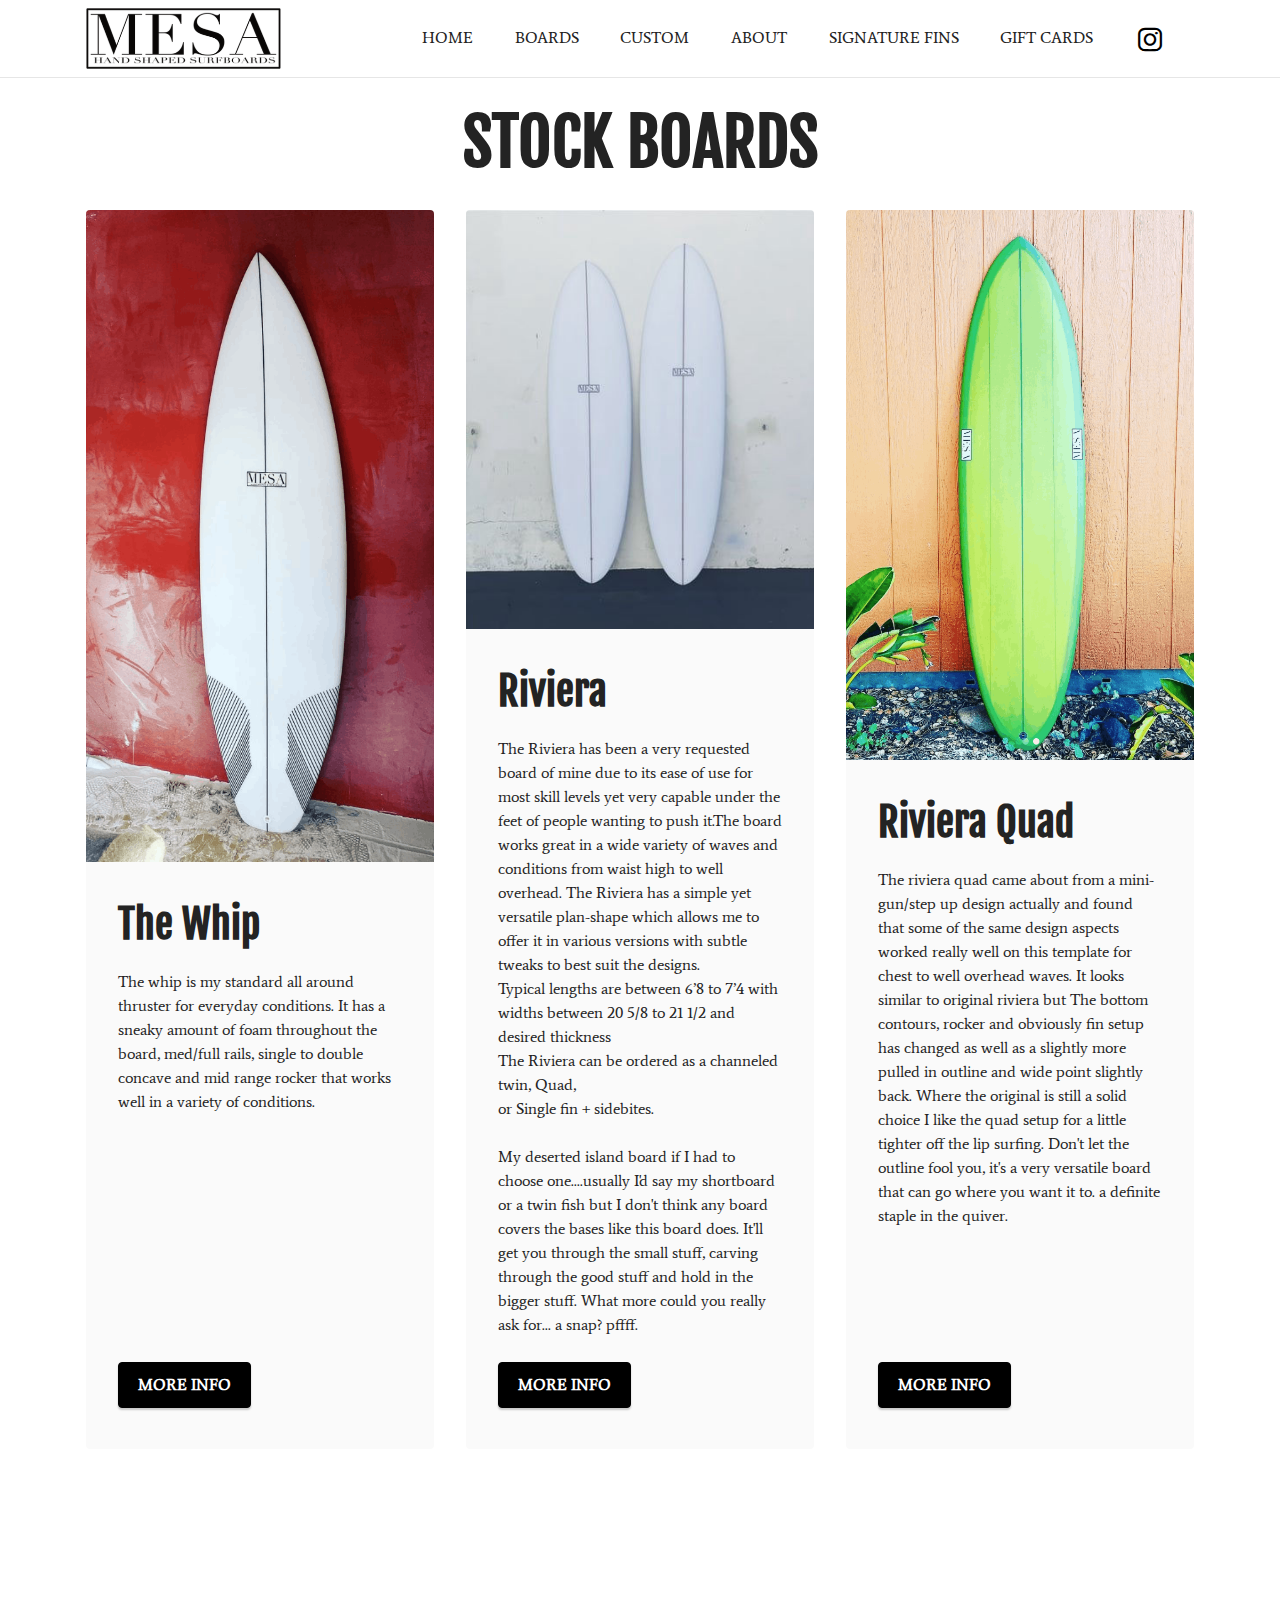
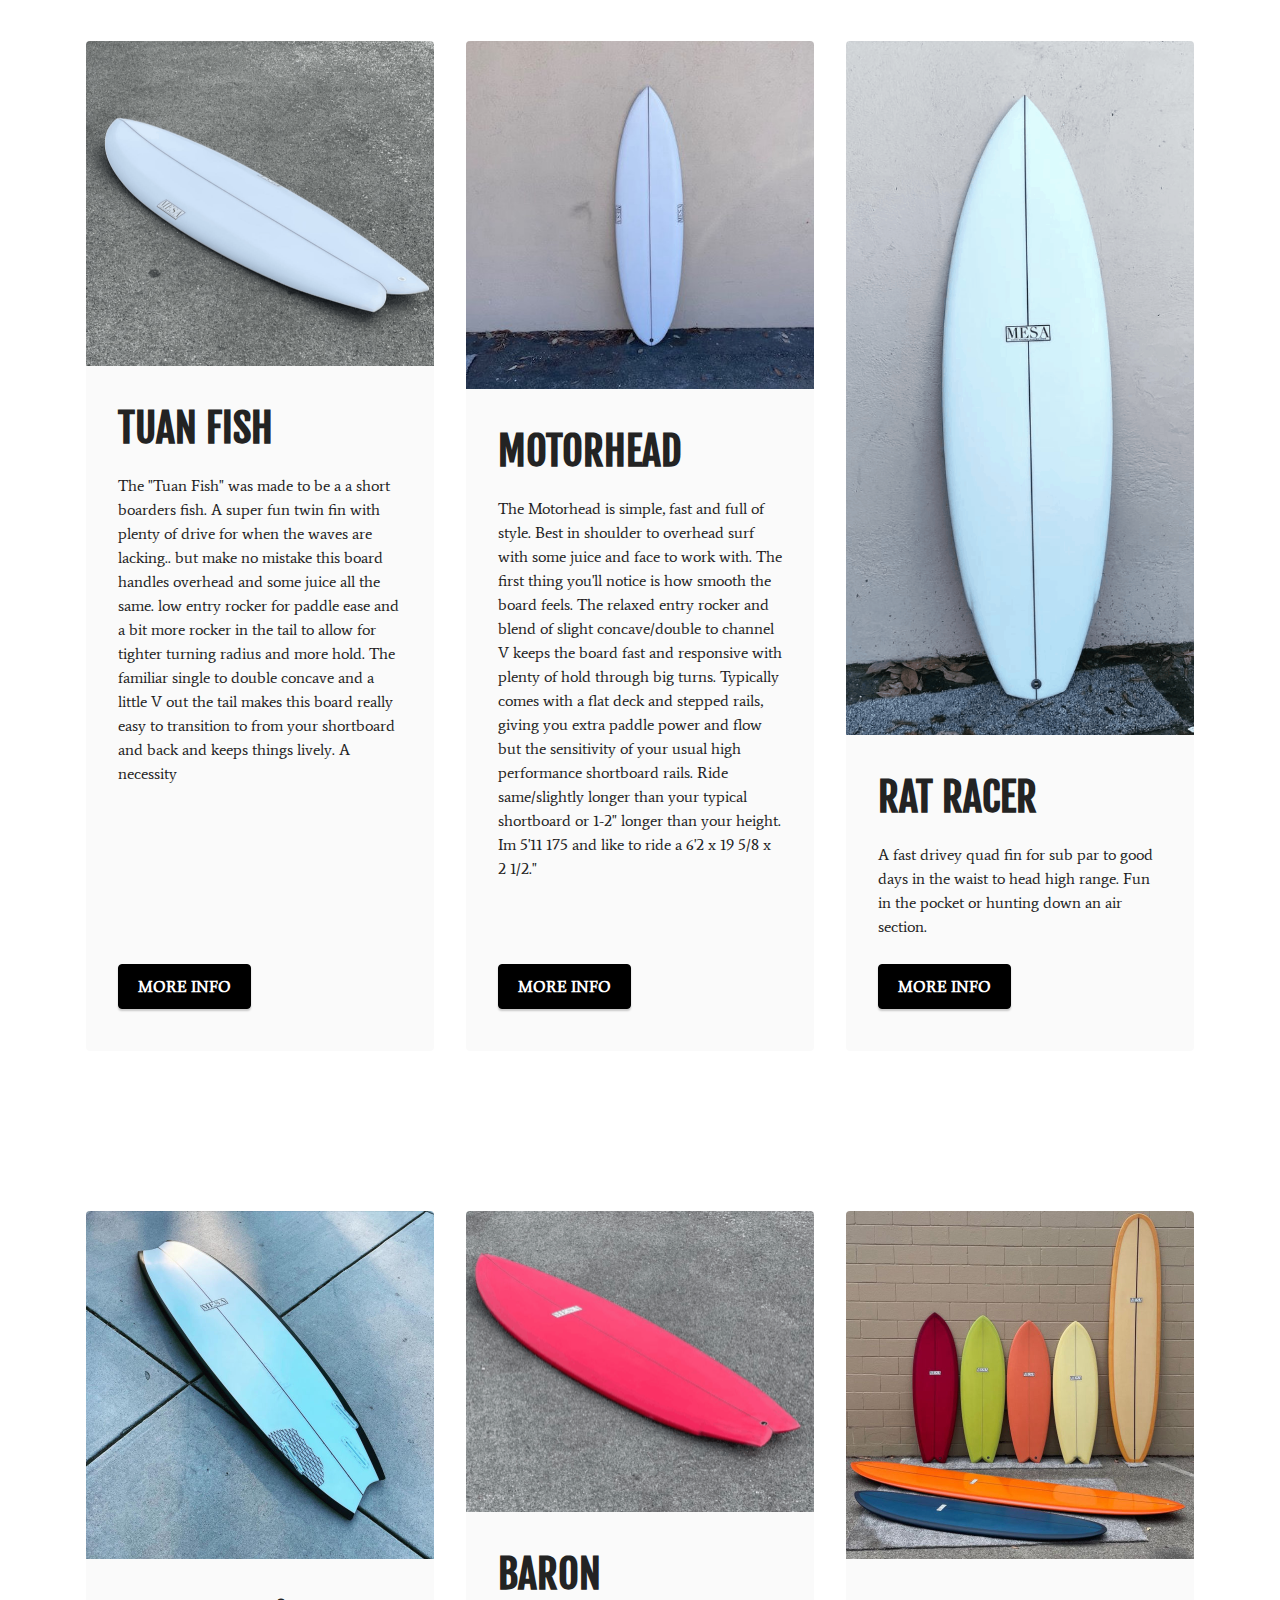
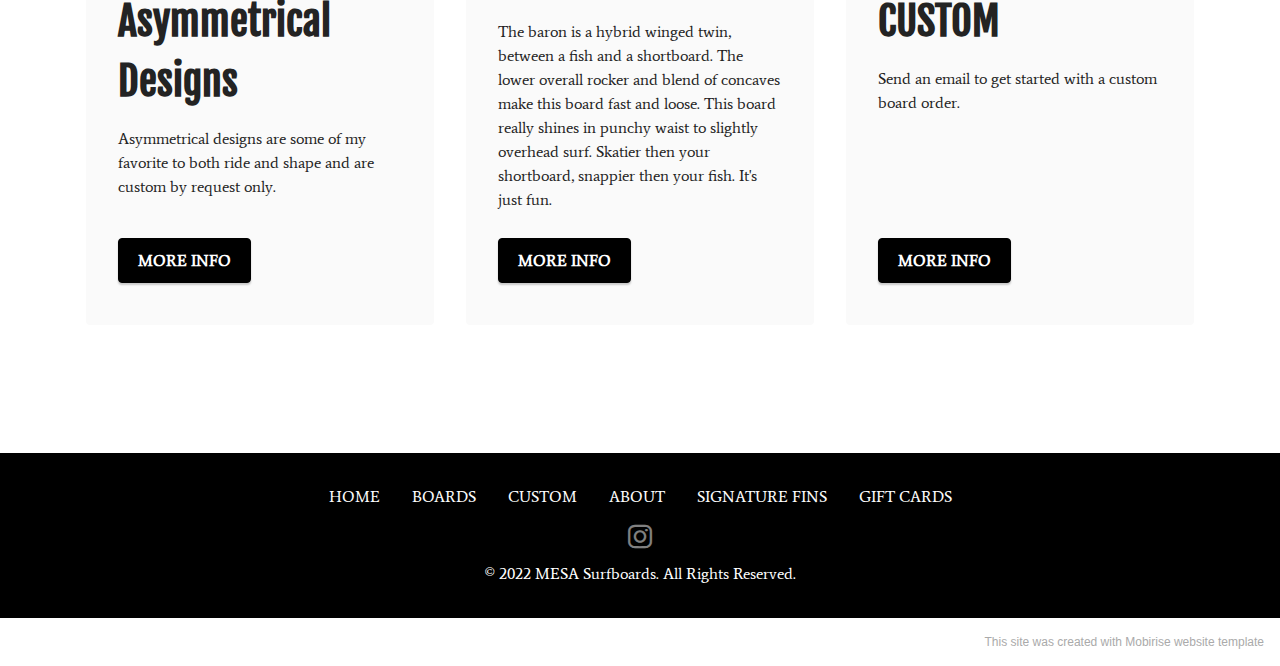
<file: surfboards.html>
<!DOCTYPE html>
<html  >
<head>
  <!-- Site made with Mobirise Website Builder v5.3.0, https://mobirise.com -->
  <meta charset="UTF-8">
  <meta http-equiv="X-UA-Compatible" content="IE=edge">
  <meta name="generator" content="Mobirise v5.3.0, mobirise.com">
  <meta name="viewport" content="width=device-width, initial-scale=1, minimum-scale=1">
  <link rel="shortcut icon" href="assets/images/mesa-black-copy-388x121.png" type="image/x-icon">
  <meta name="description" content="Stock surfboards hand shaped from local shaper in Central Coast, California. MESA surfboards provides high quality custom shaped surfboards. Surfboard shaper for Santa Barbara, San Luis Obispo, Los Osos, Morro Bay, Cayucos and more.">
  
  
  <title>Stock Boards</title>
  <link rel="stylesheet" href="assets/tether/tether.min.css">
  <link rel="stylesheet" href="assets/bootstrap/css/bootstrap.min.css">
  <link rel="stylesheet" href="assets/bootstrap/css/bootstrap-grid.min.css">
  <link rel="stylesheet" href="assets/bootstrap/css/bootstrap-reboot.min.css">
  <link rel="stylesheet" href="assets/dropdown/css/style.css">
  <link rel="stylesheet" href="assets/socicon/css/styles.css">
  <link rel="stylesheet" href="assets/theme/css/style.css">
  <link rel="preload" as="style" href="assets/mobirise/css/mbr-additional.css"><link rel="stylesheet" href="assets/mobirise/css/mbr-additional.css" type="text/css">
  
  
  
  
</head>
<body>
  
  <section class="menu cid-s48OLK6784" once="menu" id="menu1-u">
    
    <nav class="navbar navbar-dropdown navbar-fixed-top navbar-expand-lg">
        <div class="container">
            <div class="navbar-brand">
                <span class="navbar-logo">
                    <a href="index.html">
                        <img src="assets/images/mesa-black-copy-388x121.png" alt="Mobirise" style="height: 3.8rem;">
                    </a>
                </span>
                
            </div>
            <button class="navbar-toggler" type="button" data-toggle="collapse" data-target="#navbarSupportedContent" aria-controls="navbarNavAltMarkup" aria-expanded="false" aria-label="Toggle navigation">
                <div class="hamburger">
                    <span></span>
                    <span></span>
                    <span></span>
                    <span></span>
                </div>
            </button>
            <div class="collapse navbar-collapse" id="navbarSupportedContent">
                <ul class="navbar-nav nav-dropdown nav-right" data-app-modern-menu="true"><li class="nav-item"><a class="nav-link link text-black text-primary display-4" href="index.html">HOME</a></li><li class="nav-item"><a class="nav-link link text-black text-primary display-4" href="surfboards.html">BOARDS</a></li><li class="nav-item"><a class="nav-link link text-black text-primary display-4" href="custom-surfboards.html">CUSTOM</a></li><li class="nav-item"><a class="nav-link link text-black text-primary display-4" href="about.html">ABOUT</a></li><li class="nav-item"><a class="nav-link link text-black text-primary display-4" href="SignatureFins.html">SIGNATURE FINS</a></li><li class="nav-item"><a class="nav-link link text-black text-primary display-4" href="gift-cards.html">GIFT CARDS</a></li></ul>
                <div class="icons-menu">
                    <a class="iconfont-wrapper" href="https://www.instagram.com/mesasurfboards/" target="_blank">
                        <span class="p-2 mbr-iconfont socicon-instagram socicon"></span>
                    </a>
                    
                    
                    
                </div>
                
            </div>
        </div>
    </nav>

</section>

<section class="features3 cid-tp15S8Rr6Q" id="features3-20">
    
    
    <div class="container">
        <div class="mbr-section-head">
            <h4 class="mbr-section-title mbr-fonts-style align-center mb-0 display-2"><strong>STOCK BOARDS</strong></h4>
            
        </div>
        <div class="row mt-4">
            <div class="item features-image сol-12 col-md-6 col-lg-4">
                <div class="item-wrapper">
                    <div class="item-img">
                        <a href="The-Whip.html"><img src="assets/images/whip-554x1038.png" alt=""></a>
                    </div>
                    <div class="item-content">
                        <h5 class="item-title mbr-fonts-style display-5"><strong>The Whip</strong></h5>
                        
                        <p class="mbr-text mbr-fonts-style mt-3 display-7">The whip is my standard all around thruster for everyday conditions. It has a sneaky amount of foam throughout the board, med/full rails, single to double concave and mid range rocker that works well in a variety of conditions.&nbsp;&nbsp;<br></p>
                    </div>
                    <div class="mbr-section-btn item-footer mt-2"><a href="The-Whip.html" class="btn btn-primary item-btn display-7">MORE INFO</a></div>
                </div>
            </div>
            <div class="item features-image сol-12 col-md-6 col-lg-4">
                <div class="item-wrapper">
                    <div class="item-img">
                        <a href="Riviera.html"><img src="assets/images/riviera-400x481.jpg" alt=""></a>
                    </div>
                    <div class="item-content">
                        <h5 class="item-title mbr-fonts-style display-5"><strong>Riviera</strong></h5>
                        
                        <p class="mbr-text mbr-fonts-style mt-3 display-7">The Riviera has been a very requested board of mine due to its ease of use for most skill levels yet very capable under the feet of people wanting to push it.The board works great in a wide variety of waves and conditions from waist high to well overhead. The Riviera has a simple yet versatile plan-shape which allows me to offer it in various versions with subtle tweaks to best suit the designs. <br>Typical lengths are between 6’8 to 7’4 with widths between 20 5/8 to 21 1/2 and desired thickness <br>The Riviera can be ordered as a channeled twin, Quad, <br>or Single fin + sidebites. <br><br>My deserted island board if I had to choose one....usually I'd say my shortboard or a twin fish but I don't think any board covers the bases like this board does. It'll get you through the small stuff, carving through the good stuff and hold in the bigger stuff. What more could you really ask for... a snap? pffff.</p>
                    </div>
                    <div class="mbr-section-btn item-footer mt-2"><a href="Riviera.html" class="btn btn-primary item-btn display-7">MORE INFO</a></div>
                </div>
            </div>
            <div class="item features-image сol-12 col-md-6 col-lg-4">
                <div class="item-wrapper">
                    <div class="item-img">
                        <a href="Riviera-Quad.html"><img src="assets/images/riviera-quad-1-770x1032.png" alt=""></a>
                    </div>
                    <div class="item-content">
                        <h5 class="item-title mbr-fonts-style display-5"><strong>Riviera Quad</strong></h5>
                        
                        <p class="mbr-text mbr-fonts-style mt-3 display-7">The riviera quad came about from a mini-gun/step up design actually and found that some of the same design aspects worked really well on this template for chest to well overhead waves. It looks similar to original riviera but The bottom contours, rocker and obviously fin setup has changed as well as a slightly more pulled in outline and wide point slightly back. Where the original is still a solid choice I like the quad setup for a little tighter off the lip surfing. Don't let the outline fool you, it's a very versatile board that can go where you want it to. a definite staple in the quiver.<br></p>
                    </div>
                    <div class="mbr-section-btn item-footer mt-2"><a href="Riviera-Quad.html" class="btn btn-primary item-btn display-7">MORE INFO</a></div>
                </div>
            </div>
        </div>
    </div>
</section>

<section class="features3 cid-sSINTuBxZa" id="features3-w">
    
    
    <div class="container">
        
        <div class="row mt-4">
            <div class="item features-image сol-12 col-md-6 col-lg-4">
                <div class="item-wrapper">
                    <div class="item-img">
                        <a href="Tuan-Fish.html"><img src="assets/images/tuan-fish-2-696x691.png" alt=""></a>
                    </div>
                    <div class="item-content">
                        <h5 class="item-title mbr-fonts-style display-5"><strong>TUAN FISH</strong></h5>
                        
                        <p class="mbr-text mbr-fonts-style mt-3 display-7">The "Tuan Fish" was made to be a a short boarders fish. A super fun twin fin with plenty of drive for when the waves are lacking.. but make no mistake this board handles overhead and some juice all the same. low entry rocker for paddle ease and a bit more rocker in the tail to allow for tighter turning radius and more hold. The familiar single to double concave and a little V out the tail makes this board really easy to transition to from your shortboard and back and keeps things lively. A necessity</p>
                    </div>
                    <div class="mbr-section-btn item-footer mt-2"><a href="Tuan-Fish.html" class="btn btn-primary item-btn display-7">MORE INFO</a></div>
                </div>
            </div>
            <div class="item features-image сol-12 col-md-6 col-lg-4">
                <div class="item-wrapper">
                    <div class="item-img">
                        <a href="Motorhead.html"><img src="assets/images/motorhead1-480x640.jpeg" alt=""></a>
                    </div>
                    <div class="item-content">
                        <h5 class="item-title mbr-fonts-style display-5"><strong>MOTORHEAD</strong></h5>
                        
                        <p class="mbr-text mbr-fonts-style mt-3 display-7">The Motorhead is simple, fast and full of style. Best in shoulder to overhead surf with some juice and face to work with. The first thing you'll notice is how smooth the board feels. The relaxed entry rocker and blend of slight concave/double to channel V keeps the board fast and responsive with plenty of hold through big turns. Typically comes with a flat deck and stepped rails, giving you extra paddle power and flow but the sensitivity of your usual high performance shortboard rails. Ride same/slightly longer than your typical shortboard or 1-2" longer than your height. Im 5'11 175 and like to ride a 6'2 x 19 5/8 x 2 1/2."</p>
                    </div>
                    <div class="mbr-section-btn item-footer mt-2"><a href="Motorhead.html" class="btn btn-primary item-btn display-7">MORE INFO</a></div>
                </div>
            </div>
            <div class="item features-image сol-12 col-md-6 col-lg-4">
                <div class="item-wrapper">
                    <div class="item-img">
                        <a href="Rat Racer.html"><img src="assets/images/rat-racer-532x1060.png" alt=""></a>
                    </div>
                    <div class="item-content">
                        <h5 class="item-title mbr-fonts-style display-5"><strong>RAT RACER</strong></h5>
                        
                        <p class="mbr-text mbr-fonts-style mt-3 display-7">A fast drivey quad fin for sub par to good days in the waist to head high range. Fun in the pocket or hunting down an air section.<br></p>
                    </div>
                    <div class="mbr-section-btn item-footer mt-2"><a href="Rat Racer.html" class="btn btn-primary item-btn display-7">MORE INFO</a></div>
                </div>
            </div>
        </div>
    </div>
</section>

<section class="features3 cid-sTmTlCo36n" id="features3-18">
    
    
    <div class="container">
        
        <div class="row mt-4">
            <div class="item features-image сol-12 col-md-6 col-lg-4">
                <div class="item-wrapper">
                    <div class="item-img">
                        <a href="Asymmetrical-Designs.html"><img src="assets/images/882d387f-ac2a-4d9c-b1c3-2cf0d3277efa-696x696.jpg" alt=""></a>
                    </div>
                    <div class="item-content">
                        <h5 class="item-title mbr-fonts-style display-5"><strong>Asymmetrical Designs</strong></h5>
                        
                        <p class="mbr-text mbr-fonts-style mt-3 display-7">Asymmetrical designs are some of my favorite to both ride and shape and are custom by request only.&nbsp;<br></p>
                    </div>
                    <div class="mbr-section-btn item-footer mt-2"><a href="Asymmetrical-Designs.html" class="btn btn-primary item-btn display-7">MORE INFO</a></div>
                </div>
            </div>
            <div class="item features-image сol-12 col-md-6 col-lg-4">
                <div class="item-wrapper">
                    <div class="item-img">
                        <a href="Baron.html"><img src="assets/images/baron-696x603.png" alt=""></a>
                    </div>
                    <div class="item-content">
                        <h5 class="item-title mbr-fonts-style display-5"><strong>BARON</strong></h5>
                        
                        <p class="mbr-text mbr-fonts-style mt-3 display-7">The baron is a hybrid winged twin, between a fish and a shortboard. The lower overall rocker and blend of concaves make this board fast and loose. This board really shines in punchy waist to slightly overhead surf. Skatier then your shortboard, snappier then your fish. It's just fun.</p>
                    </div>
                    <div class="mbr-section-btn item-footer mt-2"><a href="Baron.html" class="btn btn-primary item-btn display-7">MORE INFO</a></div>
                </div>
            </div>
            <div class="item features-image сol-12 col-md-6 col-lg-4">
                <div class="item-wrapper">
                    <div class="item-img">
                        <img src="assets/images/custom-696x696.jpg" alt="">
                    </div>
                    <div class="item-content">
                        <h5 class="item-title mbr-fonts-style display-5"><strong>CUSTOM</strong></h5>
                        
                        <p class="mbr-text mbr-fonts-style mt-3 display-7">Send an email to get started with a custom board order.<br></p>
                    </div>
                    <div class="mbr-section-btn item-footer mt-2"><a href="custom-surfboards.html" class="btn btn-primary item-btn display-7">MORE INFO</a></div>
                </div>
            </div>
        </div>
    </div>
</section>

<section class="footer3 cid-s48P1Icc8J" once="footers" id="footer3-v">

    

    

    <div class="container">
        <div class="media-container-row align-center mbr-white">
            <div class="row row-links">
                <ul class="foot-menu">
                    
                    
                    
                    
                    
                <li class="foot-menu-item mbr-fonts-style display-7"><a href="index.html" class="text-white text-primary">HOME</a></li><li class="foot-menu-item mbr-fonts-style display-7"><a href="surfboards.html" class="text-white text-primary">BOARDS</a></li><li class="foot-menu-item mbr-fonts-style display-7"><a href="custom-surfboards.html" class="text-white text-primary">CUSTOM</a></li><li class="foot-menu-item mbr-fonts-style display-7"><a href="about.html" class="text-white text-primary">ABOUT</a></li><li class="foot-menu-item mbr-fonts-style display-7"><a href="SignatureFins.html" class="text-white">SIGNATURE FINS</a></li><li class="foot-menu-item mbr-fonts-style display-7"><a href="gift-cards.html" class="text-white">GIFT CARDS</a></li></ul>
            </div>
            <div class="row social-row">
                <div class="social-list align-right pb-2">
                    
                    
                    
                    
                    
                    
                <div class="soc-item">
                        <a href="https://www.instagram.com/mesasurfboards/" target="_blank">
                            <span class="mbr-iconfont mbr-iconfont-social socicon-instagram socicon"></span>
                        </a>
                    </div></div>
            </div>
            <div class="row row-copirayt">
                <p class="mbr-text mb-0 mbr-fonts-style mbr-white align-center display-7">© 2022 MESA Surfboards. All Rights Reserved.</p>
            </div>
        </div>
    </div>
</section><section style="background-color: #fff; font-family: -apple-system, BlinkMacSystemFont, 'Segoe UI', 'Roboto', 'Helvetica Neue', Arial, sans-serif; color:#aaa; font-size:12px; padding: 0; align-items: center; display: flex;"><a href="https://mobirise.site/y" style="flex: 1 1; height: 3rem; padding-left: 1rem;"></a><p style="flex: 0 0 auto; margin:0; padding-right:1rem;"><a href="https://mobirise.site/q" style="color:#aaa;">This site</a> was created with Mobirise website template</p></section><script src="assets/web/assets/jquery/jquery.min.js"></script>  <script src="assets/popper/popper.min.js"></script>  <script src="assets/tether/tether.min.js"></script>  <script src="assets/bootstrap/js/bootstrap.min.js"></script>  <script src="assets/smoothscroll/smooth-scroll.js"></script>  <script src="assets/dropdown/js/nav-dropdown.js"></script>  <script src="assets/dropdown/js/navbar-dropdown.js"></script>  <script src="assets/touchswipe/jquery.touch-swipe.min.js"></script>  <script src="assets/theme/js/script.js"></script>  
  
  
</body>
</html>
</file>
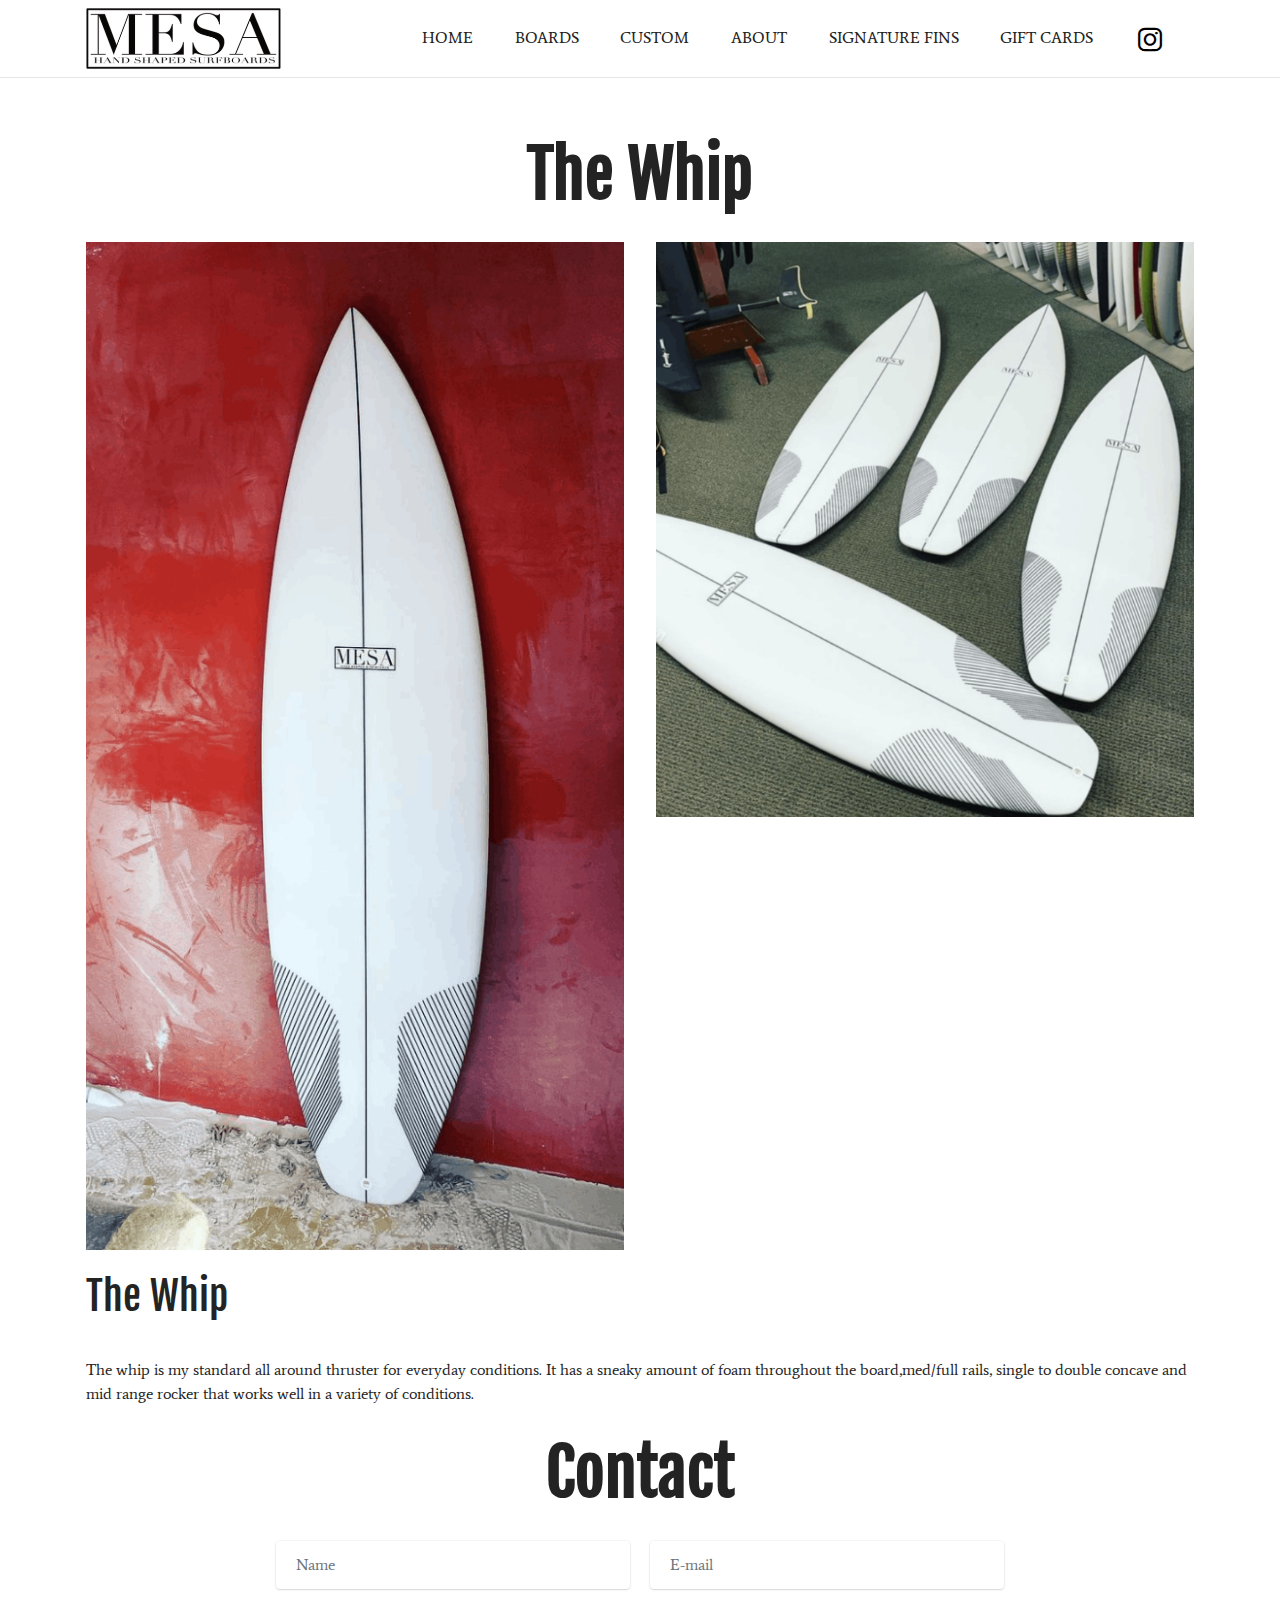
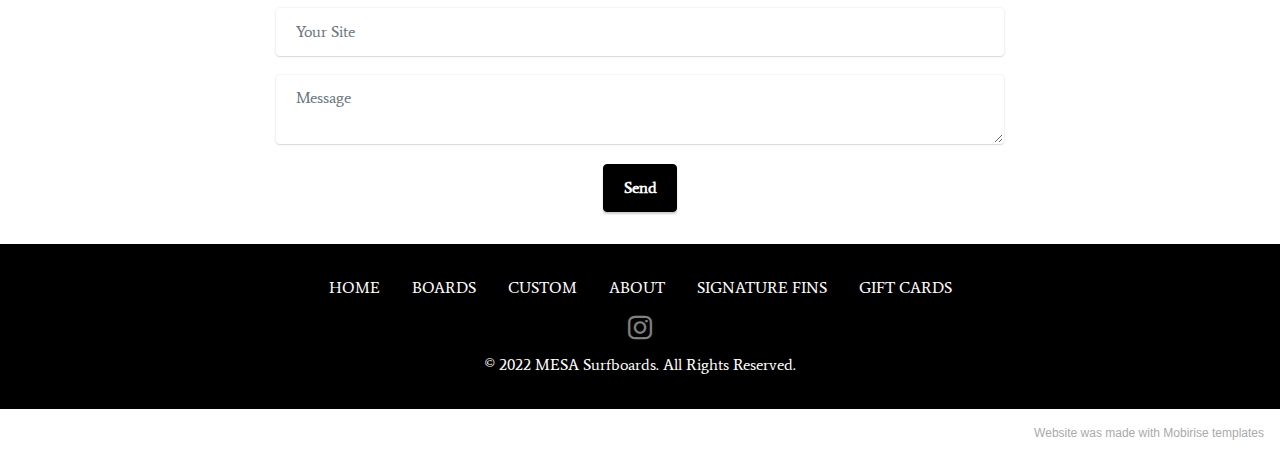
<file: The-Whip.html>
<!DOCTYPE html>
<html  >
<head>
  <!-- Site made with Mobirise Website Builder v5.3.0, https://mobirise.com -->
  <meta charset="UTF-8">
  <meta http-equiv="X-UA-Compatible" content="IE=edge">
  <meta name="generator" content="Mobirise v5.3.0, mobirise.com">
  <meta name="viewport" content="width=device-width, initial-scale=1, minimum-scale=1">
  <link rel="shortcut icon" href="assets/images/mesa-black-copy-388x121.png" type="image/x-icon">
  <meta name="description" content="">
  
  
  <title>The Whip</title>
  <link rel="stylesheet" href="assets/tether/tether.min.css">
  <link rel="stylesheet" href="assets/bootstrap/css/bootstrap.min.css">
  <link rel="stylesheet" href="assets/bootstrap/css/bootstrap-grid.min.css">
  <link rel="stylesheet" href="assets/bootstrap/css/bootstrap-reboot.min.css">
  <link rel="stylesheet" href="assets/dropdown/css/style.css">
  <link rel="stylesheet" href="assets/formstyler/jquery.formstyler.css">
  <link rel="stylesheet" href="assets/formstyler/jquery.formstyler.theme.css">
  <link rel="stylesheet" href="assets/datepicker/jquery.datetimepicker.min.css">
  <link rel="stylesheet" href="assets/socicon/css/styles.css">
  <link rel="stylesheet" href="assets/theme/css/style.css">
  <link rel="preload" as="style" href="assets/mobirise/css/mbr-additional.css"><link rel="stylesheet" href="assets/mobirise/css/mbr-additional.css" type="text/css">
  
  
  
  
</head>
<body>
  
  <section class="menu cid-s48OLK6784" once="menu" id="menu1-1n">
    
    <nav class="navbar navbar-dropdown navbar-fixed-top navbar-expand-lg">
        <div class="container">
            <div class="navbar-brand">
                <span class="navbar-logo">
                    <a href="index.html">
                        <img src="assets/images/mesa-black-copy-388x121.png" alt="Mobirise" style="height: 3.8rem;">
                    </a>
                </span>
                
            </div>
            <button class="navbar-toggler" type="button" data-toggle="collapse" data-target="#navbarSupportedContent" aria-controls="navbarNavAltMarkup" aria-expanded="false" aria-label="Toggle navigation">
                <div class="hamburger">
                    <span></span>
                    <span></span>
                    <span></span>
                    <span></span>
                </div>
            </button>
            <div class="collapse navbar-collapse" id="navbarSupportedContent">
                <ul class="navbar-nav nav-dropdown nav-right" data-app-modern-menu="true"><li class="nav-item"><a class="nav-link link text-black text-primary display-4" href="index.html">HOME</a></li><li class="nav-item"><a class="nav-link link text-black text-primary display-4" href="surfboards.html">BOARDS</a></li><li class="nav-item"><a class="nav-link link text-black text-primary display-4" href="custom-surfboards.html">CUSTOM</a></li><li class="nav-item"><a class="nav-link link text-black text-primary display-4" href="about.html">ABOUT</a></li><li class="nav-item"><a class="nav-link link text-black text-primary display-4" href="SignatureFins.html">SIGNATURE FINS</a></li><li class="nav-item"><a class="nav-link link text-black text-primary display-4" href="gift-cards.html">GIFT CARDS</a></li></ul>
                <div class="icons-menu">
                    <a class="iconfont-wrapper" href="https://www.instagram.com/mesasurfboards/" target="_blank">
                        <span class="p-2 mbr-iconfont socicon-instagram socicon"></span>
                    </a>
                    
                    
                    
                </div>
                
            </div>
        </div>
    </nav>

</section>

<section class="content4 cid-tp149iBn5M" id="content4-1u">
    
    
    <div class="container">
        <div class="row justify-content-center">
            <div class="title col-md-12 col-lg-10">
                <h3 class="mbr-section-title mbr-fonts-style align-center mb-4 display-2">
                    <strong>The Whip</strong></h3>
                
                
            </div>
        </div>
    </div>
</section>

<section class="image4 cid-tp13LliLSm" id="image4-1t">
    

    

    <div class="container">
        <div class="row">
            <div class="col-12 col-lg-6">
                <div class="image-wrapper">
                    <img src="assets/images/whip2-1-801x829.png" alt="Mobirise">
                    
                </div>
            </div>
            <div class="col-12 col-lg-6">
                <div class="image-wrapper">
                    <img src="assets/images/whip-554x1038.png" alt="Mobirise">
                    
                </div>
            </div>
        </div>
    </div>
</section>

<section class="content5 cid-tp12Yg8W4I" id="content5-1s">
    
    <div class="container">
        <div class="row justify-content-center">
            <div class="col-md-12 col-lg-12">
                
                <h4 class="mbr-section-subtitle mbr-fonts-style mb-4 display-5">
                    The Whip</h4>
                <p class="mbr-text mbr-fonts-style display-7">The whip is my standard all around thruster for everyday conditions. It has a sneaky amount of foam throughout the board,med/full rails, single to double concave and mid range rocker that works well in a variety of conditions.&nbsp;&nbsp;<br></p>
            </div>
        </div>
    </div>
</section>

<section class="form5 cid-tp17WO6Xvj" id="form5-24">
    
    
    <div class="container">
        <div class="mbr-section-head">
            <h3 class="mbr-section-title mbr-fonts-style align-center mb-0 display-2">
                <strong>Contact</strong></h3>
            
        </div>
        <div class="row justify-content-center mt-4">
            <div class="col-lg-8 mx-auto mbr-form" data-form-type="formoid">
                <form action="https://mobirise.eu/" method="POST" class="mbr-form form-with-styler" data-form-title="Form Name"><input type="hidden" name="email" data-form-email="true" value="FnCoYj4TF7q+/+1j1HTXatfdY0SsRRIR69wBOAR/JqjE3W8J/k+4D5/LgJq6qwixnKXNnQDxU2w8PJ+qif19GiMHtABSwgV7H22k5LlSaTNGWqRzsoNY1yYttEDGKW/m">
                    <div class="row">
                        <div hidden="hidden" data-form-alert="" class="alert alert-success col-12">Thanks for filling out
                            the form!</div>
                        <div hidden="hidden" data-form-alert-danger="" class="alert alert-danger col-12">Oops...! some
                            problem!</div>
                    </div>
                    <div class="dragArea row">
                        <div class="col-md col-sm-12 form-group" data-for="name">
                            <input type="text" name="name" placeholder="Name" data-form-field="name" class="form-control" value="" id="name-form5-24">
                        </div>
                        <div class="col-md col-sm-12 form-group" data-for="email">
                            <input type="email" name="email" placeholder="E-mail" data-form-field="email" class="form-control" value="" id="email-form5-24">
                        </div>
                        <div class="col-12 form-group" data-for="url">
                            <input type="url" name="url" placeholder="Your Site" data-form-field="url" class="form-control" value="" id="url-form5-24">
                        </div>
                        <div class="col-12 form-group" data-for="textarea">
                            <textarea name="textarea" placeholder="Message" data-form-field="textarea" class="form-control" id="textarea-form5-24"></textarea>
                        </div>
                        <div class="col-lg-12 col-md-12 col-sm-12 align-center mbr-section-btn"><button type="submit" class="btn btn-primary display-4">Send</button></div>
                    </div>
                </form>
            </div>
        </div>
    </div>
</section>

<section class="footer3 cid-s48P1Icc8J" once="footers" id="footer3-1o">

    

    

    <div class="container">
        <div class="media-container-row align-center mbr-white">
            <div class="row row-links">
                <ul class="foot-menu">
                    
                    
                    
                    
                    
                <li class="foot-menu-item mbr-fonts-style display-7"><a href="index.html" class="text-white text-primary">HOME</a></li><li class="foot-menu-item mbr-fonts-style display-7"><a href="surfboards.html" class="text-white text-primary">BOARDS</a></li><li class="foot-menu-item mbr-fonts-style display-7"><a href="custom-surfboards.html" class="text-white text-primary">CUSTOM</a></li><li class="foot-menu-item mbr-fonts-style display-7"><a href="about.html" class="text-white text-primary">ABOUT</a></li><li class="foot-menu-item mbr-fonts-style display-7"><a href="SignatureFins.html" class="text-white">SIGNATURE FINS</a></li><li class="foot-menu-item mbr-fonts-style display-7"><a href="gift-cards.html" class="text-white">GIFT CARDS</a></li></ul>
            </div>
            <div class="row social-row">
                <div class="social-list align-right pb-2">
                    
                    
                    
                    
                    
                    
                <div class="soc-item">
                        <a href="https://www.instagram.com/mesasurfboards/" target="_blank">
                            <span class="mbr-iconfont mbr-iconfont-social socicon-instagram socicon"></span>
                        </a>
                    </div></div>
            </div>
            <div class="row row-copirayt">
                <p class="mbr-text mb-0 mbr-fonts-style mbr-white align-center display-7">© 2022 MESA Surfboards. All Rights Reserved.</p>
            </div>
        </div>
    </div>
</section><section style="background-color: #fff; font-family: -apple-system, BlinkMacSystemFont, 'Segoe UI', 'Roboto', 'Helvetica Neue', Arial, sans-serif; color:#aaa; font-size:12px; padding: 0; align-items: center; display: flex;"><a href="https://mobirise.site/a" style="flex: 1 1; height: 3rem; padding-left: 1rem;"></a><p style="flex: 0 0 auto; margin:0; padding-right:1rem;"><a href="https://mobirise.site/s" style="color:#aaa;">Website</a> was made with Mobirise templates</p></section><script src="assets/web/assets/jquery/jquery.min.js"></script>  <script src="assets/popper/popper.min.js"></script>  <script src="assets/tether/tether.min.js"></script>  <script src="assets/bootstrap/js/bootstrap.min.js"></script>  <script src="assets/smoothscroll/smooth-scroll.js"></script>  <script src="assets/dropdown/js/nav-dropdown.js"></script>  <script src="assets/dropdown/js/navbar-dropdown.js"></script>  <script src="assets/touchswipe/jquery.touch-swipe.min.js"></script>  <script src="assets/formstyler/jquery.formstyler.js"></script>  <script src="assets/formstyler/jquery.formstyler.min.js"></script>  <script src="assets/datepicker/jquery.datetimepicker.full.js"></script>  <script src="assets/theme/js/script.js"></script>  <script src="assets/formoid/formoid.min.js"></script>  
  
  
</body>
</html>
</file>
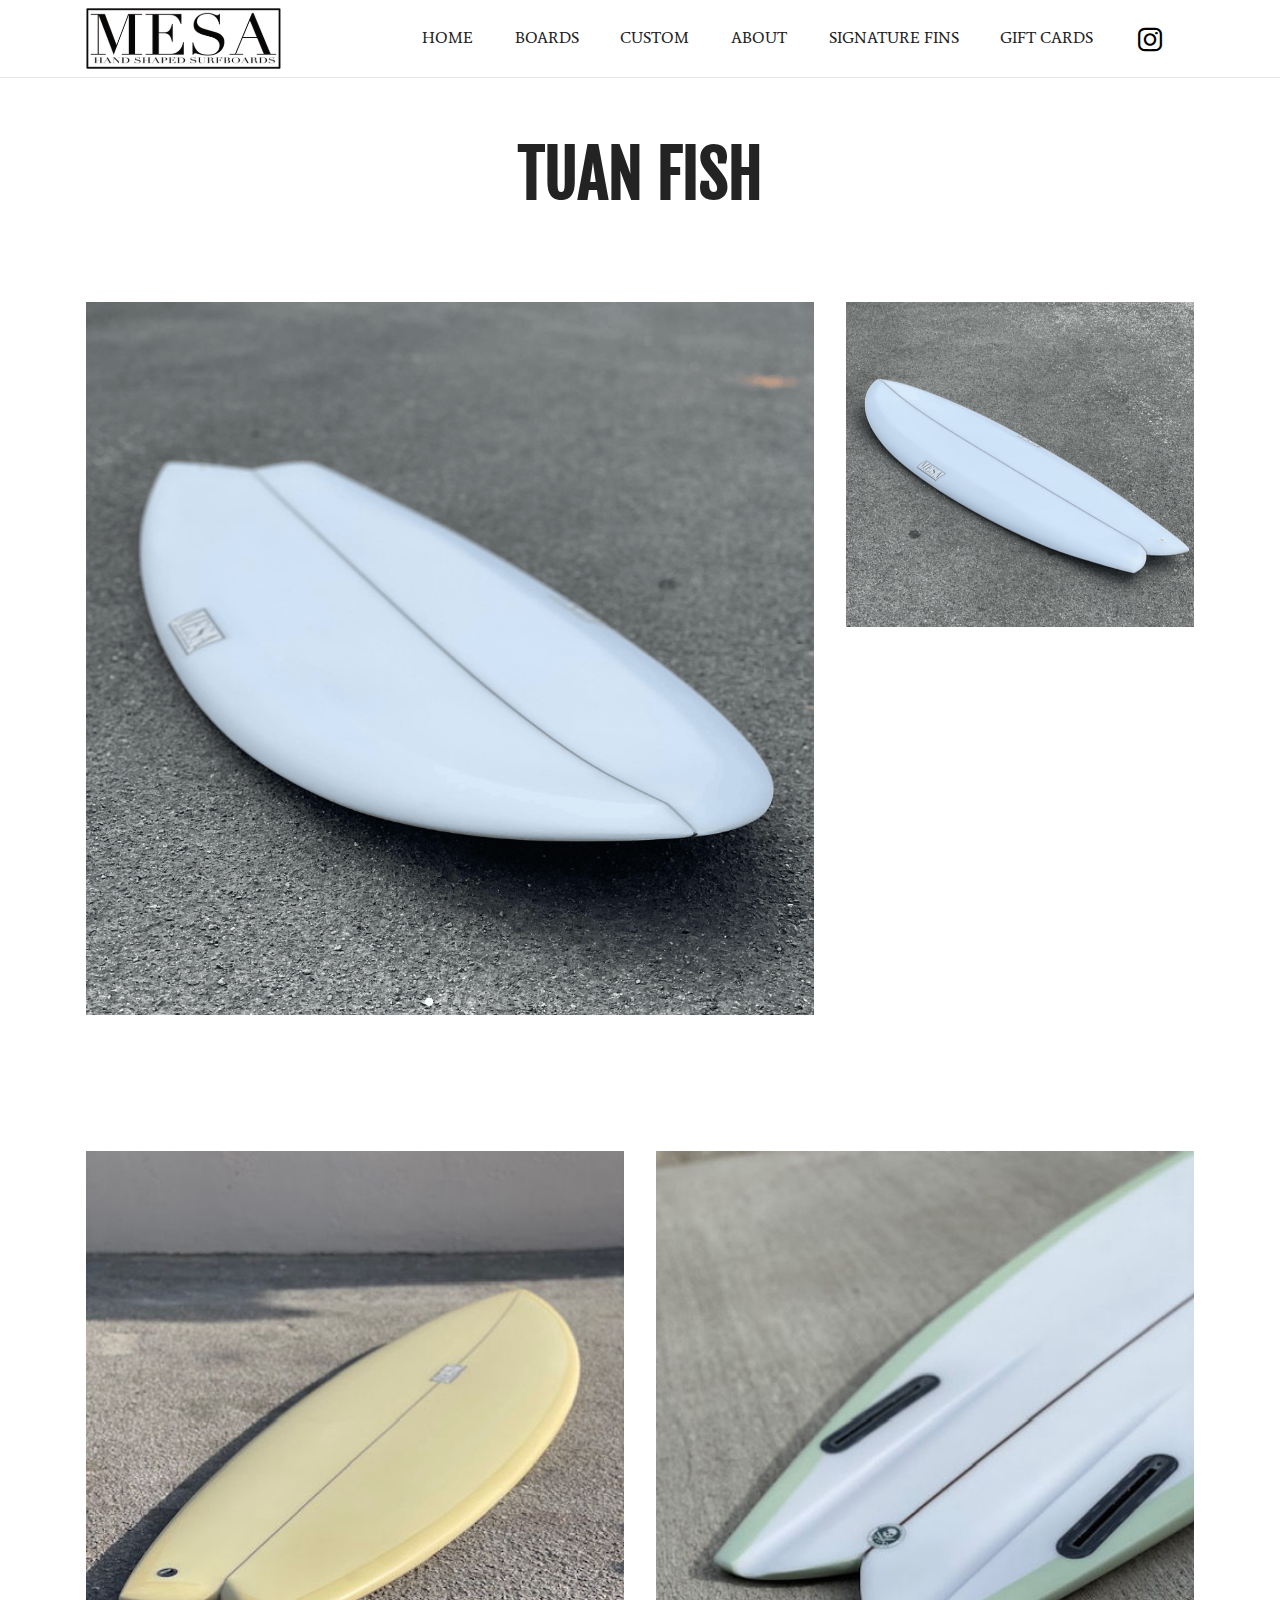
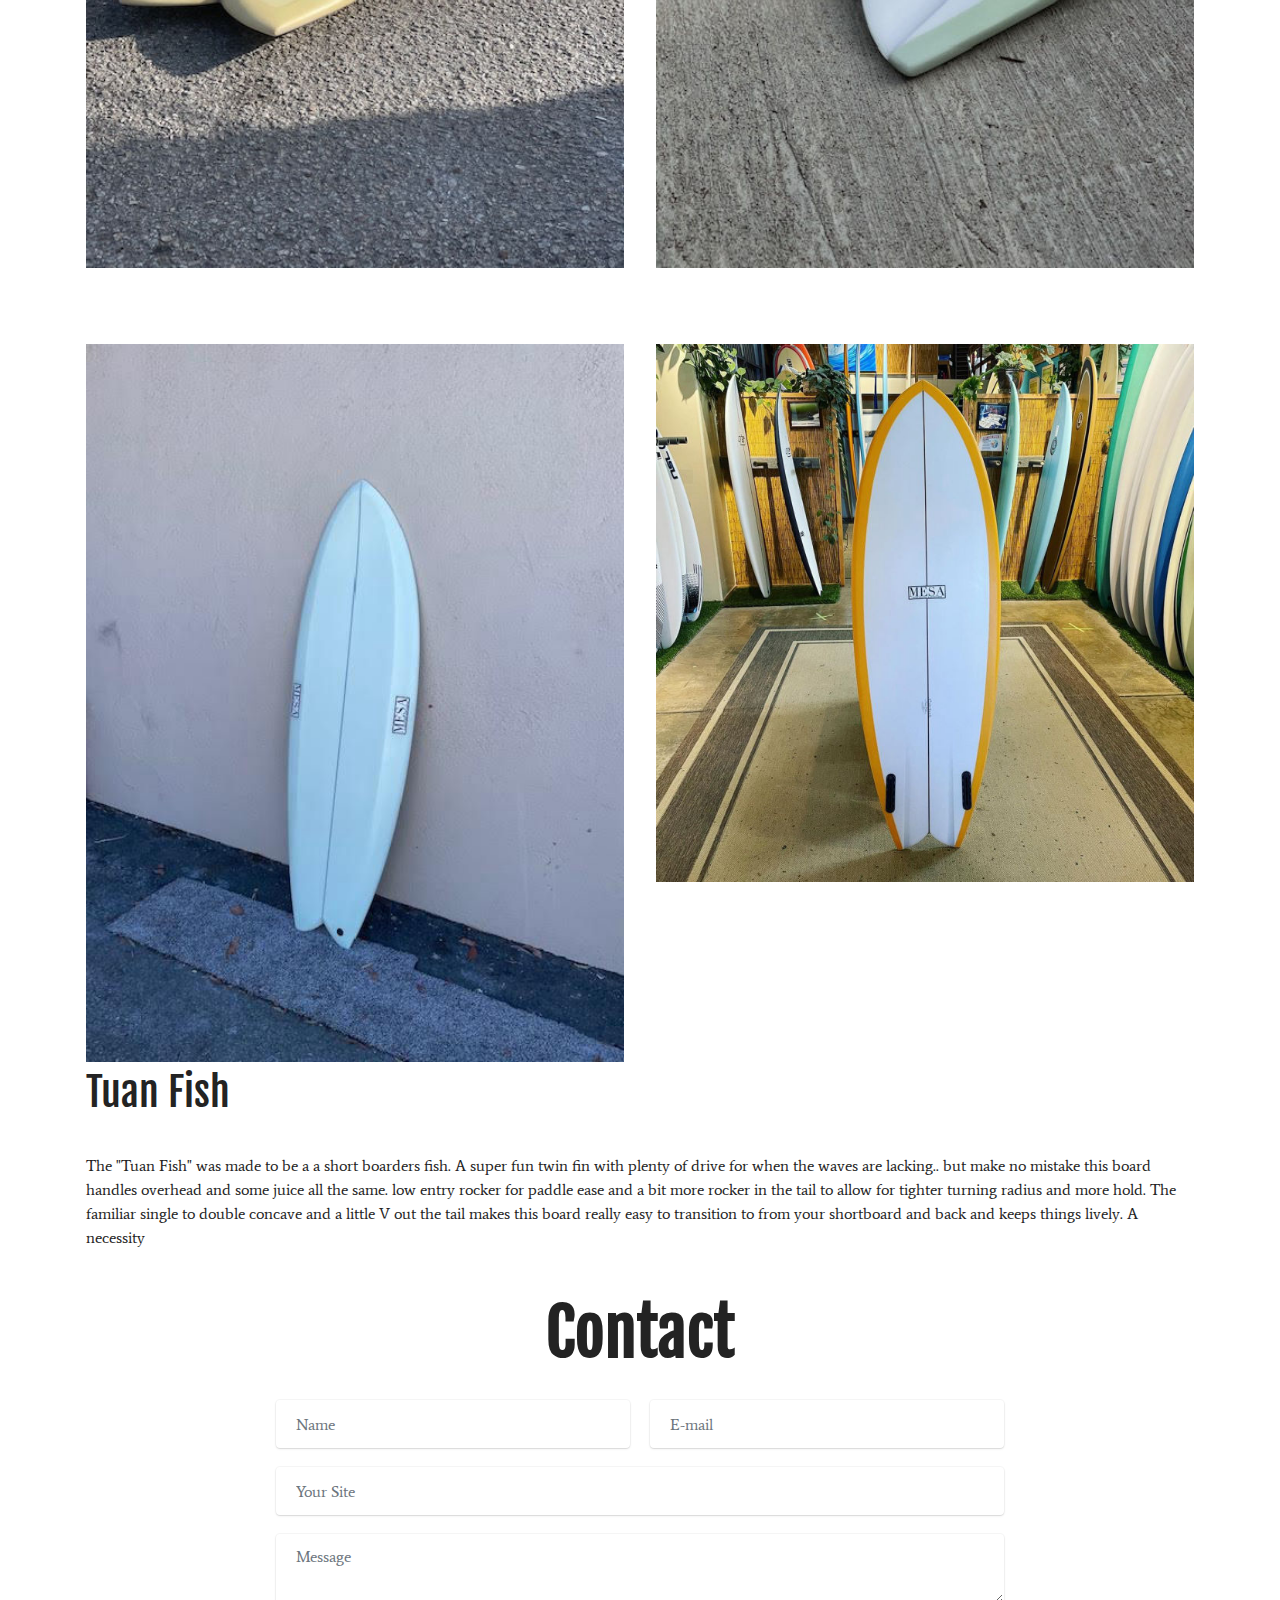
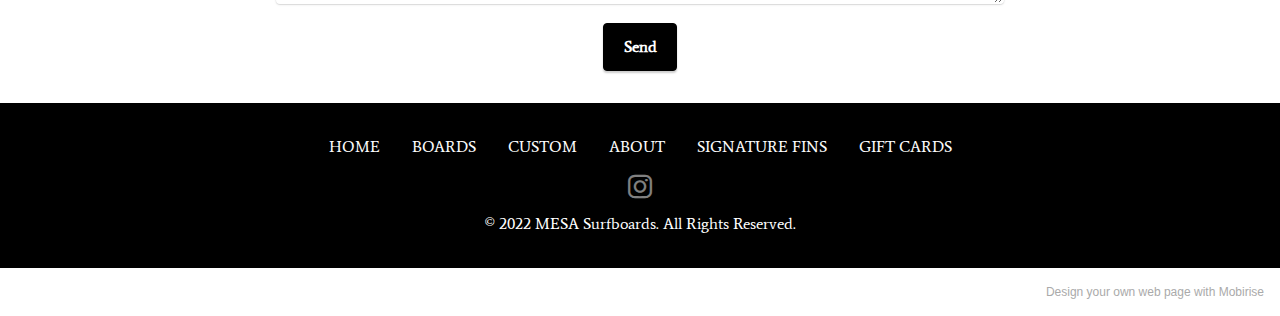
<file: Tuan-Fish.html>
<!DOCTYPE html>
<html  >
<head>
  <!-- Site made with Mobirise Website Builder v5.3.0, https://mobirise.com -->
  <meta charset="UTF-8">
  <meta http-equiv="X-UA-Compatible" content="IE=edge">
  <meta name="generator" content="Mobirise v5.3.0, mobirise.com">
  <meta name="viewport" content="width=device-width, initial-scale=1, minimum-scale=1">
  <link rel="shortcut icon" href="assets/images/mesa-black-copy-388x121.png" type="image/x-icon">
  <meta name="description" content="">
  
  
  <title>Tuan Fish</title>
  <link rel="stylesheet" href="assets/tether/tether.min.css">
  <link rel="stylesheet" href="assets/bootstrap/css/bootstrap.min.css">
  <link rel="stylesheet" href="assets/bootstrap/css/bootstrap-grid.min.css">
  <link rel="stylesheet" href="assets/bootstrap/css/bootstrap-reboot.min.css">
  <link rel="stylesheet" href="assets/dropdown/css/style.css">
  <link rel="stylesheet" href="assets/formstyler/jquery.formstyler.css">
  <link rel="stylesheet" href="assets/formstyler/jquery.formstyler.theme.css">
  <link rel="stylesheet" href="assets/datepicker/jquery.datetimepicker.min.css">
  <link rel="stylesheet" href="assets/socicon/css/styles.css">
  <link rel="stylesheet" href="assets/theme/css/style.css">
  <link rel="preload" as="style" href="assets/mobirise/css/mbr-additional.css"><link rel="stylesheet" href="assets/mobirise/css/mbr-additional.css" type="text/css">
  
  
  
  
</head>
<body>
  
  <section class="menu cid-tp3xNomSD1" once="menu" id="menu1-2s">
    
    <nav class="navbar navbar-dropdown navbar-fixed-top navbar-expand-lg">
        <div class="container">
            <div class="navbar-brand">
                <span class="navbar-logo">
                    <a href="index.html">
                        <img src="assets/images/mesa-black-copy-388x121.png" alt="Mobirise" style="height: 3.8rem;">
                    </a>
                </span>
                
            </div>
            <button class="navbar-toggler" type="button" data-toggle="collapse" data-target="#navbarSupportedContent" aria-controls="navbarNavAltMarkup" aria-expanded="false" aria-label="Toggle navigation">
                <div class="hamburger">
                    <span></span>
                    <span></span>
                    <span></span>
                    <span></span>
                </div>
            </button>
            <div class="collapse navbar-collapse" id="navbarSupportedContent">
                <ul class="navbar-nav nav-dropdown nav-right" data-app-modern-menu="true"><li class="nav-item"><a class="nav-link link text-black text-primary display-4" href="index.html">HOME</a></li><li class="nav-item"><a class="nav-link link text-black text-primary display-4" href="surfboards.html">BOARDS</a></li><li class="nav-item"><a class="nav-link link text-black text-primary display-4" href="custom-surfboards.html">CUSTOM</a></li><li class="nav-item"><a class="nav-link link text-black text-primary display-4" href="about.html">ABOUT</a></li><li class="nav-item"><a class="nav-link link text-black text-primary display-4" href="SignatureFins.html">SIGNATURE FINS</a></li><li class="nav-item"><a class="nav-link link text-black text-primary display-4" href="gift-cards.html">GIFT CARDS</a></li></ul>
                <div class="icons-menu">
                    <a class="iconfont-wrapper" href="https://www.instagram.com/mesasurfboards/" target="_blank">
                        <span class="p-2 mbr-iconfont socicon-instagram socicon"></span>
                    </a>
                    
                    
                    
                </div>
                
            </div>
        </div>
    </nav>

</section>

<section class="content4 cid-tp3xNmS5Ge" id="content4-2o">
    
    
    <div class="container">
        <div class="row justify-content-center">
            <div class="title col-md-12 col-lg-10">
                <h3 class="mbr-section-title mbr-fonts-style align-center mb-4 display-2"><strong>TUAN FISH</strong></h3>
                
                
            </div>
        </div>
    </div>
</section>

<section class="image6 cid-tp3xNnQ1um" id="image6-2q">
    
    
    
    
    <div class="container">
        <div class="row">
            <div class="col-12 col-md-12">
                <div class="row">
                    <div class="col-12 col-lg-8">
                        <div class="img-item mb-3">
                            <img src="assets/images/tuan-fish-1044x1022.png" alt="">
                            
                        </div>
                    </div>
                    <div class="col-12 col-lg">
                        <div class="img-item mb-3">
                            <img src="assets/images/tuan-fish-2-696x691.png" alt="">
                            
                        </div>
                    </div>
                </div>
            </div>
        </div>
    </div>
</section>

<section class="image5 cid-tp3xNnmqt9" id="image5-2p">
    
    
    <div class="container">
        <div class="row">
            <div class="col-12 col-md-12">
                <div class="row">
                    <div class="col-12 col-lg-6">
                        <div class="img-item mb-3">
                            <img src="assets/images/img-6966-480x640.jpg" alt="">
                            
                        </div>
                    </div>
                    <div class="col-12 col-lg">
                        <div class="img-item mb-3">
                            <img src="assets/images/img-7049-480x640.jpg" alt="">
                            
                        </div>
                    </div>
                </div>
            </div>
        </div>
    </div>
</section>

<section class="image4 cid-tp3yL41yEk" id="image4-2w">
    

    

    <div class="container">
        <div class="row">
            <div class="col-12 col-lg-6">
                <div class="image-wrapper">
                    <img src="assets/images/179455887-4133966573315673-4130494514095740097-n-696x696.jpg" alt="Mobirise">
                    
                </div>
            </div>
            <div class="col-12 col-lg-6">
                <div class="image-wrapper">
                    <img src="assets/images/tuan-fish3-480x640.jpg" alt="Mobirise">
                    
                </div>
            </div>
        </div>
    </div>
</section>

<section class="content5 cid-tp3xNo9UNL" id="content5-2r">
    
    <div class="container">
        <div class="row justify-content-center">
            <div class="col-md-12 col-lg-12">
                
                <h4 class="mbr-section-subtitle mbr-fonts-style mb-4 display-5">Tuan Fish</h4>
                <p class="mbr-text mbr-fonts-style display-7">The "Tuan Fish" was made to be a a short boarders fish. A super fun twin fin with plenty of drive for when the waves are lacking.. but make no mistake this board handles overhead and some juice all the same. low entry rocker for paddle ease and a bit more rocker in the tail to allow for tighter turning radius and more hold. The familiar single to double concave and a little V out the tail makes this board really easy to transition to from your shortboard and back and keeps things lively. A necessity<br></p>
            </div>
        </div>
    </div>
</section>

<section class="form5 cid-tp3xNoTSa0" id="form5-2t">
    
    
    <div class="container">
        <div class="mbr-section-head">
            <h3 class="mbr-section-title mbr-fonts-style align-center mb-0 display-2">
                <strong>Contact</strong></h3>
            
        </div>
        <div class="row justify-content-center mt-4">
            <div class="col-lg-8 mx-auto mbr-form" data-form-type="formoid">
                <form action="https://mobirise.eu/" method="POST" class="mbr-form form-with-styler" data-form-title="Form Name"><input type="hidden" name="email" data-form-email="true" value="sgUX6IgT4lYuLsmrKqWXGHu5OPUsyynHjj5FK+Y13GX8SnVGuopXTLU/GGxS0EyflgiteTE7bnyxiZDVndovMUF2G1CFoAVQ+9MYAQg9YoUfwm7pMhrt1UfafaQz0zcd">
                    <div class="row">
                        <div hidden="hidden" data-form-alert="" class="alert alert-success col-12">Thanks for filling out
                            the form!</div>
                        <div hidden="hidden" data-form-alert-danger="" class="alert alert-danger col-12">Oops...! some
                            problem!</div>
                    </div>
                    <div class="dragArea row">
                        <div class="col-md col-sm-12 form-group" data-for="name">
                            <input type="text" name="name" placeholder="Name" data-form-field="name" class="form-control" value="" id="name-form5-2t">
                        </div>
                        <div class="col-md col-sm-12 form-group" data-for="email">
                            <input type="email" name="email" placeholder="E-mail" data-form-field="email" class="form-control" value="" id="email-form5-2t">
                        </div>
                        <div class="col-12 form-group" data-for="url">
                            <input type="url" name="url" placeholder="Your Site" data-form-field="url" class="form-control" value="" id="url-form5-2t">
                        </div>
                        <div class="col-12 form-group" data-for="textarea">
                            <textarea name="textarea" placeholder="Message" data-form-field="textarea" class="form-control" id="textarea-form5-2t"></textarea>
                        </div>
                        <div class="col-lg-12 col-md-12 col-sm-12 align-center mbr-section-btn"><button type="submit" class="btn btn-primary display-4">Send</button></div>
                    </div>
                </form>
            </div>
        </div>
    </div>
</section>

<section class="footer3 cid-tp3xNpbrOT" once="footers" id="footer3-2u">

    

    

    <div class="container">
        <div class="media-container-row align-center mbr-white">
            <div class="row row-links">
                <ul class="foot-menu">
                    
                    
                    
                    
                    
                <li class="foot-menu-item mbr-fonts-style display-7"><a href="index.html" class="text-white text-primary">HOME</a></li><li class="foot-menu-item mbr-fonts-style display-7"><a href="surfboards.html" class="text-white text-primary">BOARDS</a></li><li class="foot-menu-item mbr-fonts-style display-7"><a href="custom-surfboards.html" class="text-white text-primary">CUSTOM</a></li><li class="foot-menu-item mbr-fonts-style display-7"><a href="about.html" class="text-white text-primary">ABOUT</a></li><li class="foot-menu-item mbr-fonts-style display-7"><a href="SignatureFins.html" class="text-white">SIGNATURE FINS</a></li><li class="foot-menu-item mbr-fonts-style display-7"><a href="gift-cards.html" class="text-white">GIFT CARDS</a></li></ul>
            </div>
            <div class="row social-row">
                <div class="social-list align-right pb-2">
                    
                    
                    
                    
                    
                    
                <div class="soc-item">
                        <a href="https://www.instagram.com/mesasurfboards/" target="_blank">
                            <span class="mbr-iconfont mbr-iconfont-social socicon-instagram socicon"></span>
                        </a>
                    </div></div>
            </div>
            <div class="row row-copirayt">
                <p class="mbr-text mb-0 mbr-fonts-style mbr-white align-center display-7">© 2022 MESA Surfboards. All Rights Reserved.</p>
            </div>
        </div>
    </div>
</section><section style="background-color: #fff; font-family: -apple-system, BlinkMacSystemFont, 'Segoe UI', 'Roboto', 'Helvetica Neue', Arial, sans-serif; color:#aaa; font-size:12px; padding: 0; align-items: center; display: flex;"><a href="https://mobirise.site/f" style="flex: 1 1; height: 3rem; padding-left: 1rem;"></a><p style="flex: 0 0 auto; margin:0; padding-right:1rem;">Design your own <a href="https://mobirise.site/y" style="color:#aaa;">web page</a> with Mobirise</p></section><script src="assets/web/assets/jquery/jquery.min.js"></script>  <script src="assets/popper/popper.min.js"></script>  <script src="assets/tether/tether.min.js"></script>  <script src="assets/bootstrap/js/bootstrap.min.js"></script>  <script src="assets/smoothscroll/smooth-scroll.js"></script>  <script src="assets/dropdown/js/nav-dropdown.js"></script>  <script src="assets/dropdown/js/navbar-dropdown.js"></script>  <script src="assets/touchswipe/jquery.touch-swipe.min.js"></script>  <script src="assets/formstyler/jquery.formstyler.js"></script>  <script src="assets/formstyler/jquery.formstyler.min.js"></script>  <script src="assets/datepicker/jquery.datetimepicker.full.js"></script>  <script src="assets/theme/js/script.js"></script>  <script src="assets/formoid/formoid.min.js"></script>  
  
  
</body>
</html>
</file>
<file: assets/dropdown/css/style.css>
.navbar-dropdown {
  left: 0;
  padding: 0;
  position: absolute;
  right: 0;
  top: 0;
  transition: all 0.45s ease;
  z-index: 1030;
  background: #282828; }
  .navbar-dropdown .navbar-logo {
    margin-right: 0.8rem;
    transition: margin 0.3s ease-in-out;
    vertical-align: middle; }
    .navbar-dropdown .navbar-logo img {
      height: 3.125rem;
      transition: all 0.3s ease-in-out; }
    .navbar-dropdown .navbar-logo.mbr-iconfont {
      font-size: 3.125rem;
      line-height: 3.125rem; }
  .navbar-dropdown .navbar-caption {
    font-weight: 700;
    white-space: normal;
    vertical-align: -4px;
    line-height: 3.125rem !important; }
    .navbar-dropdown .navbar-caption, .navbar-dropdown .navbar-caption:hover {
      color: inherit;
      text-decoration: none; }
  .navbar-dropdown .mbr-iconfont + .navbar-caption {
    vertical-align: -1px; }
  .navbar-dropdown.navbar-fixed-top {
    position: fixed; }
  .navbar-dropdown .navbar-brand span {
    vertical-align: -4px; }
  .navbar-dropdown.bg-color.transparent {
    background: none; }
  .navbar-dropdown.navbar-short .navbar-brand {
    padding: 0.625rem 0; }
    .navbar-dropdown.navbar-short .navbar-brand span {
      vertical-align: -1px; }
  .navbar-dropdown.navbar-short .navbar-caption {
    line-height: 2.375rem !important;
    vertical-align: -2px; }
  .navbar-dropdown.navbar-short .navbar-logo {
    margin-right: 0.5rem; }
    .navbar-dropdown.navbar-short .navbar-logo img {
      height: 2.375rem; }
    .navbar-dropdown.navbar-short .navbar-logo.mbr-iconfont {
      font-size: 2.375rem;
      line-height: 2.375rem; }
  .navbar-dropdown.navbar-short .mbr-table-cell {
    height: 3.625rem; }
  .navbar-dropdown .navbar-close {
    left: 0.6875rem;
    position: fixed;
    top: 0.75rem;
    z-index: 1000; }
  .navbar-dropdown .hamburger-icon {
    content: "";
    display: inline-block;
    vertical-align: middle;
    width: 16px;
    -webkit-box-shadow: 0 -6px 0 1px #282828,0 0 0 1px #282828,0 6px 0 1px #282828;
    -moz-box-shadow: 0 -6px 0 1px #282828,0 0 0 1px #282828,0 6px 0 1px #282828;
    box-shadow: 0 -6px 0 1px #282828,0 0 0 1px #282828,0 6px 0 1px #282828; }

.dropdown-menu .dropdown-toggle[data-toggle="dropdown-submenu"]::after {
  border-bottom: 0.35em solid transparent;
  border-left: 0.35em solid;
  border-right: 0;
  border-top: 0.35em solid transparent;
  margin-left: 0.3rem; }

.dropdown-menu .dropdown-item:focus {
  outline: 0; }

.nav-dropdown {
  font-size: 0.75rem;
  font-weight: 500;
  height: auto !important; }
  .nav-dropdown .nav-btn {
    padding-left: 1rem; }
  .nav-dropdown .link {
    margin: .667em 1.667em;
    font-weight: 500;
    padding: 0;
    transition: color .2s ease-in-out; }
    .nav-dropdown .link.dropdown-toggle {
      margin-right: 2.583em; }
      .nav-dropdown .link.dropdown-toggle::after {
        margin-left: .25rem;
        border-top: 0.35em solid;
        border-right: 0.35em solid transparent;
        border-left: 0.35em solid transparent;
        border-bottom: 0; }
      .nav-dropdown .link.dropdown-toggle[aria-expanded="true"] {
        margin: 0;
        padding: 0.667em 3.263em  0.667em 1.667em; }
  .nav-dropdown .link::after,
  .nav-dropdown .dropdown-item::after {
    color: inherit; }
  .nav-dropdown .btn {
    font-size: 0.75rem;
    font-weight: 700;
    letter-spacing: 0;
    margin-bottom: 0;
    padding-left: 1.25rem;
    padding-right: 1.25rem; }
  .nav-dropdown .dropdown-menu {
    border-radius: 0;
    border: 0;
    left: 0;
    margin: 0;
    padding-bottom: 1.25rem;
    padding-top: 1.25rem;
    position: relative; }
  .nav-dropdown .dropdown-submenu {
    margin-left: 0.125rem;
    top: 0; }
  .nav-dropdown .dropdown-item {
    font-weight: 500;
    line-height: 2;
    padding: 0.3846em 4.615em 0.3846em 1.5385em;
    position: relative;
    transition: color .2s ease-in-out, background-color .2s ease-in-out; }
    .nav-dropdown .dropdown-item::after {
      margin-top: -0.3077em;
      position: absolute;
      right: 1.1538em;
      top: 50%; }
    .nav-dropdown .dropdown-item:focus, .nav-dropdown .dropdown-item:hover {
      background: none; }

@media (max-width: 767px) {
  .nav-dropdown.navbar-toggleable-sm {
    bottom: 0;
    display: none;
    left: 0;
    overflow-x: hidden;
    position: fixed;
    top: 0;
    transform: translateX(-100%);
    -ms-transform: translateX(-100%);
    -webkit-transform: translateX(-100%);
    width: 18.75rem;
    z-index: 999; } }
.nav-dropdown.navbar-toggleable-xl {
  bottom: 0;
  display: none;
  left: 0;
  overflow-x: hidden;
  position: fixed;
  top: 0;
  transform: translateX(-100%);
  -ms-transform: translateX(-100%);
  -webkit-transform: translateX(-100%);
  width: 18.75rem;
  z-index: 999; }

.nav-dropdown-sm {
  display: block !important;
  overflow-x: hidden;
  overflow: auto;
  padding-top: 3.875rem; }
  .nav-dropdown-sm::after {
    content: "";
    display: block;
    height: 3rem;
    width: 100%; }
  .nav-dropdown-sm.collapse.in ~ .navbar-close {
    display: block !important; }
  .nav-dropdown-sm.collapsing, .nav-dropdown-sm.collapse.in {
    transform: translateX(0);
    -ms-transform: translateX(0);
    -webkit-transform: translateX(0);
    transition: all 0.25s ease-out;
    -webkit-transition: all 0.25s ease-out;
    background: #282828; }
  .nav-dropdown-sm.collapsing[aria-expanded="false"] {
    transform: translateX(-100%);
    -ms-transform: translateX(-100%);
    -webkit-transform: translateX(-100%); }
  .nav-dropdown-sm .nav-item {
    display: block;
    margin-left: 0 !important;
    padding-left: 0; }
  .nav-dropdown-sm .link,
  .nav-dropdown-sm .dropdown-item {
    border-top: 1px dotted rgba(255, 255, 255, 0.1);
    font-size: 0.8125rem;
    line-height: 1.6;
    margin: 0 !important;
    padding: 0.875rem 2.4rem 0.875rem 1.5625rem !important;
    position: relative;
    white-space: normal; }
    .nav-dropdown-sm .link:focus, .nav-dropdown-sm .link:hover,
    .nav-dropdown-sm .dropdown-item:focus,
    .nav-dropdown-sm .dropdown-item:hover {
      background: rgba(0, 0, 0, 0.2) !important;
      color: #c0a375; }
  .nav-dropdown-sm .nav-btn {
    position: relative;
    padding: 1.5625rem 1.5625rem 0 1.5625rem; }
    .nav-dropdown-sm .nav-btn::before {
      border-top: 1px dotted rgba(255, 255, 255, 0.1);
      content: "";
      left: 0;
      position: absolute;
      top: 0;
      width: 100%; }
    .nav-dropdown-sm .nav-btn + .nav-btn {
      padding-top: 0.625rem; }
      .nav-dropdown-sm .nav-btn + .nav-btn::before {
        display: none; }
  .nav-dropdown-sm .btn {
    padding: 0.625rem 0; }
  .nav-dropdown-sm .dropdown-toggle[data-toggle="dropdown-submenu"]::after {
    margin-left: .25rem;
    border-top: 0.35em solid;
    border-right: 0.35em solid transparent;
    border-left: 0.35em solid transparent;
    border-bottom: 0; }
  .nav-dropdown-sm .dropdown-toggle[data-toggle="dropdown-submenu"][aria-expanded="true"]::after {
    border-top: 0;
    border-right: 0.35em solid transparent;
    border-left: 0.35em solid transparent;
    border-bottom: 0.35em solid; }
  .nav-dropdown-sm .dropdown-menu {
    margin: 0;
    padding: 0;
    position: relative;
    top: 0;
    left: 0;
    width: 100%;
    border: 0;
    float: none;
    border-radius: 0;
    background: none; }
  .nav-dropdown-sm .dropdown-submenu {
    left: 100%;
    margin-left: 0.125rem;
    margin-top: -1.25rem;
    top: 0; }

.navbar-toggleable-sm .nav-dropdown .dropdown-menu {
  position: absolute; }

.navbar-toggleable-sm .nav-dropdown .dropdown-submenu {
  left: 100%;
  margin-left: 0.125rem;
  margin-top: -1.25rem;
  top: 0; }

.navbar-toggleable-sm.opened .nav-dropdown .dropdown-menu {
  position: relative; }

.navbar-toggleable-sm.opened .nav-dropdown .dropdown-submenu {
  left: 0;
  margin-left: 00rem;
  margin-top: 0rem;
  top: 0; }

.is-builder .nav-dropdown.collapsing {
  transition: none !important; }

/*# sourceMappingURL=style.css.map */
</file>
<file: assets/socicon/css/styles.css>
@charset "UTF-8";

@font-face {
  font-family: 'Socicon';
  src:  url('../fonts/socicon.eot');
  src:  url('../fonts/socicon.eot?#iefix') format('embedded-opentype'),
    url('../fonts/socicon.woff2') format('woff2'),
    url('../fonts/socicon.ttf') format('truetype'),
    url('../fonts/socicon.woff') format('woff'),
    url('../fonts/socicon.svg#socicon') format('svg');
  font-weight: normal;
  font-style: normal;
  font-display: swap;
}

[data-icon]:before {
  font-family: "socicon" !important;
  content: attr(data-icon);
  font-style: normal !important;
  font-weight: normal !important;
  font-variant: normal !important;
  text-transform: none !important;
  speak: none;
  line-height: 1;
  -webkit-font-smoothing: antialiased;
  -moz-osx-font-smoothing: grayscale;
}

[class^="socicon-"], [class*=" socicon-"] {
  /* use !important to prevent issues with browser extensions that change fonts */
  font-family: 'Socicon' !important;
  speak: none;
  font-style: normal;
  font-weight: normal;
  font-variant: normal;
  text-transform: none;
  line-height: 1;

  /* Better Font Rendering =========== */
  -webkit-font-smoothing: antialiased;
  -moz-osx-font-smoothing: grayscale;
}

.socicon-eitaa:before {
  content: "\e97c";
}
.socicon-soroush:before {
  content: "\e97d";
}
.socicon-bale:before {
  content: "\e97e";
}
.socicon-zazzle:before {
  content: "\e97b";
}
.socicon-society6:before {
  content: "\e97a";
}
.socicon-redbubble:before {
  content: "\e979";
}
.socicon-avvo:before {
  content: "\e978";
}
.socicon-stitcher:before {
  content: "\e977";
}
.socicon-googlehangouts:before {
  content: "\e974";
}
.socicon-dlive:before {
  content: "\e975";
}
.socicon-vsco:before {
  content: "\e976";
}
.socicon-flipboard:before {
  content: "\e973";
}
.socicon-ubuntu:before {
  content: "\e958";
}
.socicon-artstation:before {
  content: "\e959";
}
.socicon-invision:before {
  content: "\e95a";
}
.socicon-torial:before {
  content: "\e95b";
}
.socicon-collectorz:before {
  content: "\e95c";
}
.socicon-seenthis:before {
  content: "\e95d";
}
.socicon-googleplaymusic:before {
  content: "\e95e";
}
.socicon-debian:before {
  content: "\e95f";
}
.socicon-filmfreeway:before {
  content: "\e960";
}
.socicon-gnome:before {
  content: "\e961";
}
.socicon-itchio:before {
  content: "\e962";
}
.socicon-jamendo:before {
  content: "\e963";
}
.socicon-mix:before {
  content: "\e964";
}
.socicon-sharepoint:before {
  content: "\e965";
}
.socicon-tinder:before {
  content: "\e966";
}
.socicon-windguru:before {
  content: "\e967";
}
.socicon-cdbaby:before {
  content: "\e968";
}
.socicon-elementaryos:before {
  content: "\e969";
}
.socicon-stage32:before {
  content: "\e96a";
}
.socicon-tiktok:before {
  content: "\e96b";
}
.socicon-gitter:before {
  content: "\e96c";
}
.socicon-letterboxd:before {
  content: "\e96d";
}
.socicon-threema:before {
  content: "\e96e";
}
.socicon-splice:before {
  content: "\e96f";
}
.socicon-metapop:before {
  content: "\e970";
}
.socicon-naver:before {
  content: "\e971";
}
.socicon-remote:before {
  content: "\e972";
}
.socicon-internet:before {
  content: "\e957";
}
.socicon-moddb:before {
  content: "\e94b";
}
.socicon-indiedb:before {
  content: "\e94c";
}
.socicon-traxsource:before {
  content: "\e94d";
}
.socicon-gamefor:before {
  content: "\e94e";
}
.socicon-pixiv:before {
  content: "\e94f";
}
.socicon-myanimelist:before {
  content: "\e950";
}
.socicon-blackberry:before {
  content: "\e951";
}
.socicon-wickr:before {
  content: "\e952";
}
.socicon-spip:before {
  content: "\e953";
}
.socicon-napster:before {
  content: "\e954";
}
.socicon-beatport:before {
  content: "\e955";
}
.socicon-hackerone:before {
  content: "\e956";
}
.socicon-hackernews:before {
  content: "\e946";
}
.socicon-smashwords:before {
  content: "\e947";
}
.socicon-kobo:before {
  content: "\e948";
}
.socicon-bookbub:before {
  content: "\e949";
}
.socicon-mailru:before {
  content: "\e94a";
}
.socicon-gitlab:before {
  content: "\e945";
}
.socicon-instructables:before {
  content: "\e944";
}
.socicon-portfolio:before {
  content: "\e943";
}
.socicon-codered:before {
  content: "\e940";
}
.socicon-origin:before {
  content: "\e941";
}
.socicon-nextdoor:before {
  content: "\e942";
}
.socicon-udemy:before {
  content: "\e93f";
}
.socicon-livemaster:before {
  content: "\e93e";
}
.socicon-crunchbase:before {
  content: "\e93b";
}
.socicon-homefy:before {
  content: "\e93c";
}
.socicon-calendly:before {
  content: "\e93d";
}
.socicon-realtor:before {
  content: "\e90f";
}
.socicon-tidal:before {
  content: "\e910";
}
.socicon-qobuz:before {
  content: "\e911";
}
.socicon-natgeo:before {
  content: "\e912";
}
.socicon-mastodon:before {
  content: "\e913";
}
.socicon-unsplash:before {
  content: "\e914";
}
.socicon-homeadvisor:before {
  content: "\e915";
}
.socicon-angieslist:before {
  content: "\e916";
}
.socicon-codepen:before {
  content: "\e917";
}
.socicon-slack:before {
  content: "\e918";
}
.socicon-openaigym:before {
  content: "\e919";
}
.socicon-logmein:before {
  content: "\e91a";
}
.socicon-fiverr:before {
  content: "\e91b";
}
.socicon-gotomeeting:before {
  content: "\e91c";
}
.socicon-aliexpress:before {
  content: "\e91d";
}
.socicon-guru:before {
  content: "\e91e";
}
.socicon-appstore:before {
  content: "\e91f";
}
.socicon-homes:before {
  content: "\e920";
}
.socicon-zoom:before {
  content: "\e921";
}
.socicon-alibaba:before {
  content: "\e922";
}
.socicon-craigslist:before {
  content: "\e923";
}
.socicon-wix:before {
  content: "\e924";
}
.socicon-redfin:before {
  content: "\e925";
}
.socicon-googlecalendar:before {
  content: "\e926";
}
.socicon-shopify:before {
  content: "\e927";
}
.socicon-freelancer:before {
  content: "\e928";
}
.socicon-seedrs:before {
  content: "\e929";
}
.socicon-bing:before {
  content: "\e92a";
}
.socicon-doodle:before {
  content: "\e92b";
}
.socicon-bonanza:before {
  content: "\e92c";
}
.socicon-squarespace:before {
  content: "\e92d";
}
.socicon-toptal:before {
  content: "\e92e";
}
.socicon-gust:before {
  content: "\e92f";
}
.socicon-ask:before {
  content: "\e930";
}
.socicon-trulia:before {
  content: "\e931";
}
.socicon-loomly:before {
  content: "\e932";
}
.socicon-ghost:before {
  content: "\e933";
}
.socicon-upwork:before {
  content: "\e934";
}
.socicon-fundable:before {
  content: "\e935";
}
.socicon-booking:before {
  content: "\e936";
}
.socicon-googlemaps:before {
  content: "\e937";
}
.socicon-zillow:before {
  content: "\e938";
}
.socicon-niconico:before {
  content: "\e939";
}
.socicon-toneden:before {
  content: "\e93a";
}
.socicon-augment:before {
  content: "\e908";
}
.socicon-bitbucket:before {
  content: "\e909";
}
.socicon-fyuse:before {
  content: "\e90a";
}
.socicon-yt-gaming:before {
  content: "\e90b";
}
.socicon-sketchfab:before {
  content: "\e90c";
}
.socicon-mobcrush:before {
  content: "\e90d";
}
.socicon-microsoft:before {
  content: "\e90e";
}
.socicon-pandora:before {
  content: "\e907";
}
.socicon-messenger:before {
  content: "\e906";
}
.socicon-gamewisp:before {
  content: "\e905";
}
.socicon-bloglovin:before {
  content: "\e904";
}
.socicon-tunein:before {
  content: "\e903";
}
.socicon-gamejolt:before {
  content: "\e901";
}
.socicon-trello:before {
  content: "\e902";
}
.socicon-spreadshirt:before {
  content: "\e900";
}
.socicon-500px:before {
  content: "\e000";
}
.socicon-8tracks:before {
  content: "\e001";
}
.socicon-airbnb:before {
  content: "\e002";
}
.socicon-alliance:before {
  content: "\e003";
}
.socicon-amazon:before {
  content: "\e004";
}
.socicon-amplement:before {
  content: "\e005";
}
.socicon-android:before {
  content: "\e006";
}
.socicon-angellist:before {
  content: "\e007";
}
.socicon-apple:before {
  content: "\e008";
}
.socicon-appnet:before {
  content: "\e009";
}
.socicon-baidu:before {
  content: "\e00a";
}
.socicon-bandcamp:before {
  content: "\e00b";
}
.socicon-battlenet:before {
  content: "\e00c";
}
.socicon-mixer:before {
  content: "\e00d";
}
.socicon-bebee:before {
  content: "\e00e";
}
.socicon-bebo:before {
  content: "\e00f";
}
.socicon-behance:before {
  content: "\e010";
}
.socicon-blizzard:before {
  content: "\e011";
}
.socicon-blogger:before {
  content: "\e012";
}
.socicon-buffer:before {
  content: "\e013";
}
.socicon-chrome:before {
  content: "\e014";
}
.socicon-coderwall:before {
  content: "\e015";
}
.socicon-curse:before {
  content: "\e016";
}
.socicon-dailymotion:before {
  content: "\e017";
}
.socicon-deezer:before {
  content: "\e018";
}
.socicon-delicious:before {
  content: "\e019";
}
.socicon-deviantart:before {
  content: "\e01a";
}
.socicon-diablo:before {
  content: "\e01b";
}
.socicon-digg:before {
  content: "\e01c";
}
.socicon-discord:before {
  content: "\e01d";
}
.socicon-disqus:before {
  content: "\e01e";
}
.socicon-douban:before {
  content: "\e01f";
}
.socicon-draugiem:before {
  content: "\e020";
}
.socicon-dribbble:before {
  content: "\e021";
}
.socicon-drupal:before {
  content: "\e022";
}
.socicon-ebay:before {
  content: "\e023";
}
.socicon-ello:before {
  content: "\e024";
}
.socicon-endomodo:before {
  content: "\e025";
}
.socicon-envato:before {
  content: "\e026";
}
.socicon-etsy:before {
  content: "\e027";
}
.socicon-facebook:before {
  content: "\e028";
}
.socicon-feedburner:before {
  content: "\e029";
}
.socicon-filmweb:before {
  content: "\e02a";
}
.socicon-firefox:before {
  content: "\e02b";
}
.socicon-flattr:before {
  content: "\e02c";
}
.socicon-flickr:before {
  content: "\e02d";
}
.socicon-formulr:before {
  content: "\e02e";
}
.socicon-forrst:before {
  content: "\e02f";
}
.socicon-foursquare:before {
  content: "\e030";
}
.socicon-friendfeed:before {
  content: "\e031";
}
.socicon-github:before {
  content: "\e032";
}
.socicon-goodreads:before {
  content: "\e033";
}
.socicon-google:before {
  content: "\e034";
}
.socicon-googlescholar:before {
  content: "\e035";
}
.socicon-googlegroups:before {
  content: "\e036";
}
.socicon-googlephotos:before {
  content: "\e037";
}
.socicon-googleplus:before {
  content: "\e038";
}
.socicon-grooveshark:before {
  content: "\e039";
}
.socicon-hackerrank:before {
  content: "\e03a";
}
.socicon-hearthstone:before {
  content: "\e03b";
}
.socicon-hellocoton:before {
  content: "\e03c";
}
.socicon-heroes:before {
  content: "\e03d";
}
.socicon-smashcast:before {
  content: "\e03e";
}
.socicon-horde:before {
  content: "\e03f";
}
.socicon-houzz:before {
  content: "\e040";
}
.socicon-icq:before {
  content: "\e041";
}
.socicon-identica:before {
  content: "\e042";
}
.socicon-imdb:before {
  content: "\e043";
}
.socicon-instagram:before {
  content: "\e044";
}
.socicon-issuu:before {
  content: "\e045";
}
.socicon-istock:before {
  content: "\e046";
}
.socicon-itunes:before {
  content: "\e047";
}
.socicon-keybase:before {
  content: "\e048";
}
.socicon-lanyrd:before {
  content: "\e049";
}
.socicon-lastfm:before {
  content: "\e04a";
}
.socicon-line:before {
  content: "\e04b";
}
.socicon-linkedin:before {
  content: "\e04c";
}
.socicon-livejournal:before {
  content: "\e04d";
}
.socicon-lyft:before {
  content: "\e04e";
}
.socicon-macos:before {
  content: "\e04f";
}
.socicon-mail:before {
  content: "\e050";
}
.socicon-medium:before {
  content: "\e051";
}
.socicon-meetup:before {
  content: "\e052";
}
.socicon-mixcloud:before {
  content: "\e053";
}
.socicon-modelmayhem:before {
  content: "\e054";
}
.socicon-mumble:before {
  content: "\e055";
}
.socicon-myspace:before {
  content: "\e056";
}
.socicon-newsvine:before {
  content: "\e057";
}
.socicon-nintendo:before {
  content: "\e058";
}
.socicon-npm:before {
  content: "\e059";
}
.socicon-odnoklassniki:before {
  content: "\e05a";
}
.socicon-openid:before {
  content: "\e05b";
}
.socicon-opera:before {
  content: "\e05c";
}
.socicon-outlook:before {
  content: "\e05d";
}
.socicon-overwatch:before {
  content: "\e05e";
}
.socicon-patreon:before {
  content: "\e05f";
}
.socicon-paypal:before {
  content: "\e060";
}
.socicon-periscope:before {
  content: "\e061";
}
.socicon-persona:before {
  content: "\e062";
}
.socicon-pinterest:before {
  content: "\e063";
}
.socicon-play:before {
  content: "\e064";
}
.socicon-player:before {
  content: "\e065";
}
.socicon-playstation:before {
  content: "\e066";
}
.socicon-pocket:before {
  content: "\e067";
}
.socicon-qq:before {
  content: "\e068";
}
.socicon-quora:before {
  content: "\e069";
}
.socicon-raidcall:before {
  content: "\e06a";
}
.socicon-ravelry:before {
  content: "\e06b";
}
.socicon-reddit:before {
  content: "\e06c";
}
.socicon-renren:before {
  content: "\e06d";
}
.socicon-researchgate:before {
  content: "\e06e";
}
.socicon-residentadvisor:before {
  content: "\e06f";
}
.socicon-reverbnation:before {
  content: "\e070";
}
.socicon-rss:before {
  content: "\e071";
}
.socicon-sharethis:before {
  content: "\e072";
}
.socicon-skype:before {
  content: "\e073";
}
.socicon-slideshare:before {
  content: "\e074";
}
.socicon-smugmug:before {
  content: "\e075";
}
.socicon-snapchat:before {
  content: "\e076";
}
.socicon-songkick:before {
  content: "\e077";
}
.socicon-soundcloud:before {
  content: "\e078";
}
.socicon-spotify:before {
  content: "\e079";
}
.socicon-stackexchange:before {
  content: "\e07a";
}
.socicon-stackoverflow:before {
  content: "\e07b";
}
.socicon-starcraft:before {
  content: "\e07c";
}
.socicon-stayfriends:before {
  content: "\e07d";
}
.socicon-steam:before {
  content: "\e07e";
}
.socicon-storehouse:before {
  content: "\e07f";
}
.socicon-strava:before {
  content: "\e080";
}
.socicon-streamjar:before {
  content: "\e081";
}
.socicon-stumbleupon:before {
  content: "\e082";
}
.socicon-swarm:before {
  content: "\e083";
}
.socicon-teamspeak:before {
  content: "\e084";
}
.socicon-teamviewer:before {
  content: "\e085";
}
.socicon-technorati:before {
  content: "\e086";
}
.socicon-telegram:before {
  content: "\e087";
}
.socicon-tripadvisor:before {
  content: "\e088";
}
.socicon-tripit:before {
  content: "\e089";
}
.socicon-triplej:before {
  content: "\e08a";
}
.socicon-tumblr:before {
  content: "\e08b";
}
.socicon-twitch:before {
  content: "\e08c";
}
.socicon-twitter:before {
  content: "\e08d";
}
.socicon-uber:before {
  content: "\e08e";
}
.socicon-ventrilo:before {
  content: "\e08f";
}
.socicon-viadeo:before {
  content: "\e090";
}
.socicon-viber:before {
  content: "\e091";
}
.socicon-viewbug:before {
  content: "\e092";
}
.socicon-vimeo:before {
  content: "\e093";
}
.socicon-vine:before {
  content: "\e094";
}
.socicon-vkontakte:before {
  content: "\e095";
}
.socicon-warcraft:before {
  content: "\e096";
}
.socicon-wechat:before {
  content: "\e097";
}
.socicon-weibo:before {
  content: "\e098";
}
.socicon-whatsapp:before {
  content: "\e099";
}
.socicon-wikipedia:before {
  content: "\e09a";
}
.socicon-windows:before {
  content: "\e09b";
}
.socicon-wordpress:before {
  content: "\e09c";
}
.socicon-wykop:before {
  content: "\e09d";
}
.socicon-xbox:before {
  content: "\e09e";
}
.socicon-xing:before {
  content: "\e09f";
}
.socicon-yahoo:before {
  content: "\e0a0";
}
.socicon-yammer:before {
  content: "\e0a1";
}
.socicon-yandex:before {
  content: "\e0a2";
}
.socicon-yelp:before {
  content: "\e0a3";
}
.socicon-younow:before {
  content: "\e0a4";
}
.socicon-youtube:before {
  content: "\e0a5";
}
.socicon-zapier:before {
  content: "\e0a6";
}
.socicon-zerply:before {
  content: "\e0a7";
}
.socicon-zomato:before {
  content: "\e0a8";
}
.socicon-zynga:before {
  content: "\e0a9";
}
</file>
<file: assets/theme/css/style.css>
@charset "UTF-8";
section {
  background-color: #ffffff;
}

body {
  font-style: normal;
  line-height: 1.5;
  font-weight: 400;
  color: #232323;
  position: relative;
}

section,
.container,
.container-fluid {
  position: relative;
  word-wrap: break-word;
}

a.mbr-iconfont:hover {
  text-decoration: none;
}

.article .lead p,
.article .lead ul,
.article .lead ol,
.article .lead pre,
.article .lead blockquote {
  margin-bottom: 0;
}

a {
  font-style: normal;
  font-weight: 400;
  cursor: pointer;
}
a, a:hover {
  text-decoration: none;
}

.mbr-section-title {
  font-style: normal;
  line-height: 1.3;
}

.mbr-section-subtitle {
  line-height: 1.3;
}

.mbr-text {
  font-style: normal;
  line-height: 1.7;
}

h1,
h2,
h3,
h4,
h5,
h6,
.display-1,
.display-2,
.display-4,
.display-5,
.display-7,
span,
p,
a {
  line-height: 1;
  word-break: break-word;
  word-wrap: break-word;
  font-weight: 400;
}

b,
strong {
  font-weight: bold;
}

input:-webkit-autofill, input:-webkit-autofill:hover, input:-webkit-autofill:focus, input:-webkit-autofill:active {
  transition-delay: 9999s;
  -webkit-transition-property: background-color, color;
  transition-property: background-color, color;
}

textarea[type=hidden] {
  display: none;
}

section {
  background-position: 50% 50%;
  background-repeat: no-repeat;
  background-size: cover;
}
section .mbr-background-video,
section .mbr-background-video-preview {
  position: absolute;
  bottom: 0;
  left: 0;
  right: 0;
  top: 0;
}

.hidden {
  visibility: hidden;
}

.mbr-z-index20 {
  z-index: 20;
}

/*! Base colors */
.mbr-white {
  color: #ffffff;
}

.mbr-black {
  color: #111111;
}

.mbr-bg-white {
  background-color: #ffffff;
}

.mbr-bg-black {
  background-color: #000000;
}

/*! Text-aligns */
.align-left {
  text-align: left;
}

.align-center {
  text-align: center;
}

.align-right {
  text-align: right;
}

/*! Font-weight  */
.mbr-light {
  font-weight: 300;
}

.mbr-regular {
  font-weight: 400;
}

.mbr-semibold {
  font-weight: 500;
}

.mbr-bold {
  font-weight: 700;
}

/*! Media  */
.media-content {
  flex-basis: 100%;
}

.media-container-row {
  display: flex;
  flex-direction: row;
  flex-wrap: wrap;
  justify-content: center;
  align-content: center;
  align-items: start;
}
.media-container-row .media-size-item {
  width: 400px;
}

.media-container-column {
  display: flex;
  flex-direction: column;
  flex-wrap: wrap;
  justify-content: center;
  align-content: center;
  align-items: stretch;
}
.media-container-column > * {
  width: 100%;
}

@media (min-width: 992px) {
  .media-container-row {
    flex-wrap: nowrap;
  }
}
figure {
  margin-bottom: 0;
  overflow: hidden;
}

figure[mbr-media-size] {
  transition: width 0.1s;
}

img,
iframe {
  display: block;
  width: 100%;
}

.card {
  background-color: transparent;
  border: none;
}

.card-box {
  width: 100%;
}

.card-img {
  text-align: center;
  flex-shrink: 0;
  -webkit-flex-shrink: 0;
}

.media {
  max-width: 100%;
  margin: 0 auto;
}

.mbr-figure {
  align-self: center;
}

.media-container > div {
  max-width: 100%;
}

.mbr-figure img,
.card-img img {
  width: 100%;
}

@media (max-width: 991px) {
  .media-size-item {
    width: auto !important;
  }

  .media {
    width: auto;
  }

  .mbr-figure {
    width: 100% !important;
  }
}
/*! Buttons */
.mbr-section-btn {
  margin-left: -0.6rem;
  margin-right: -0.6rem;
  font-size: 0;
}

.btn {
  font-weight: 600;
  border-width: 1px;
  font-style: normal;
  margin: 0.6rem 0.6rem;
  white-space: normal;
  transition: all 0.2s ease-in-out;
  display: inline-flex;
  align-items: center;
  justify-content: center;
  word-break: break-word;
}

.btn-sm {
  font-weight: 600;
  letter-spacing: 0px;
  transition: all 0.3s ease-in-out;
}

.btn-md {
  font-weight: 600;
  letter-spacing: 0px;
  transition: all 0.3s ease-in-out;
}

.btn-lg {
  font-weight: 600;
  letter-spacing: 0px;
  transition: all 0.3s ease-in-out;
}

.btn-form {
  margin: 0;
}
.btn-form:hover {
  cursor: pointer;
}

nav .mbr-section-btn {
  margin-left: 0rem;
  margin-right: 0rem;
}

/*! Btn icon margin */
.btn .mbr-iconfont,
.btn.btn-sm .mbr-iconfont {
  order: 1;
  cursor: pointer;
  margin-left: 0.5rem;
  vertical-align: sub;
}

.btn.btn-md .mbr-iconfont,
.btn.btn-md .mbr-iconfont {
  margin-left: 0.8rem;
}

.mbr-regular {
  font-weight: 400;
}

.mbr-semibold {
  font-weight: 500;
}

.mbr-bold {
  font-weight: 700;
}

[type=submit] {
  -webkit-appearance: none;
}

/*! Full-screen */
.mbr-fullscreen .mbr-overlay {
  min-height: 100vh;
}

.mbr-fullscreen {
  display: flex;
  display: -moz-flex;
  display: -ms-flex;
  display: -o-flex;
  align-items: center;
  min-height: 100vh;
  padding-top: 3rem;
  padding-bottom: 3rem;
}

/*! Map */
.map {
  height: 25rem;
  position: relative;
}
.map iframe {
  width: 100%;
  height: 100%;
}

/*! Scroll to top arrow */
.mbr-arrow-up {
  bottom: 25px;
  right: 90px;
  position: fixed;
  text-align: right;
  z-index: 5000;
  color: #ffffff;
  font-size: 22px;
}

.mbr-arrow-up a {
  background: rgba(0, 0, 0, 0.2);
  border-radius: 50%;
  color: #fff;
  display: inline-block;
  height: 60px;
  width: 60px;
  border: 2px solid #fff;
  outline-style: none !important;
  position: relative;
  text-decoration: none;
  transition: all 0.3s ease-in-out;
  cursor: pointer;
  text-align: center;
}
.mbr-arrow-up a:hover {
  background-color: rgba(0, 0, 0, 0.4);
}
.mbr-arrow-up a i {
  line-height: 60px;
}

.mbr-arrow-up-icon {
  display: block;
  color: #fff;
}

.mbr-arrow-up-icon::before {
  content: "›";
  display: inline-block;
  font-family: serif;
  font-size: 22px;
  line-height: 1;
  font-style: normal;
  position: relative;
  top: 6px;
  left: -4px;
  transform: rotate(-90deg);
}

/*! Arrow Down */
.mbr-arrow {
  position: absolute;
  bottom: 45px;
  left: 50%;
  width: 60px;
  height: 60px;
  cursor: pointer;
  background-color: rgba(80, 80, 80, 0.5);
  border-radius: 50%;
  transform: translateX(-50%);
}
@media (max-width: 767px) {
  .mbr-arrow {
    display: none;
  }
}
.mbr-arrow > a {
  display: inline-block;
  text-decoration: none;
  outline-style: none;
  -webkit-animation: arrowdown 1.7s ease-in-out infinite;
          animation: arrowdown 1.7s ease-in-out infinite;
  color: #ffffff;
}
.mbr-arrow > a > i {
  position: absolute;
  top: -2px;
  left: 15px;
  font-size: 2rem;
}

#scrollToTop a i::before {
  content: "";
  position: absolute;
  display: block;
  border-bottom: 2.5px solid #fff;
  border-left: 2.5px solid #fff;
  width: 27.8%;
  height: 27.8%;
  left: 50%;
  top: 51%;
  transform: translateY(-30%) translateX(-50%) rotate(135deg);
}

@keyframes arrowdown {
  0% {
    transform: translateY(0px);
  }
  50% {
    transform: translateY(-5px);
  }
  100% {
    transform: translateY(0px);
  }
}
@-webkit-keyframes arrowdown {
  0% {
    transform: translateY(0px);
  }
  50% {
    transform: translateY(-5px);
  }
  100% {
    transform: translateY(0px);
  }
}
@media (max-width: 500px) {
  .mbr-arrow-up {
    left: 0;
    right: 0;
    text-align: center;
  }
}
/*Gradients animation*/
@keyframes gradient-animation {
  from {
    background-position: 0% 100%;
    -webkit-animation-timing-function: ease-in-out;
            animation-timing-function: ease-in-out;
  }
  to {
    background-position: 100% 0%;
    -webkit-animation-timing-function: ease-in-out;
            animation-timing-function: ease-in-out;
  }
}
@-webkit-keyframes gradient-animation {
  from {
    background-position: 0% 100%;
    -webkit-animation-timing-function: ease-in-out;
            animation-timing-function: ease-in-out;
  }
  to {
    background-position: 100% 0%;
    -webkit-animation-timing-function: ease-in-out;
            animation-timing-function: ease-in-out;
  }
}
.bg-gradient {
  background-size: 200% 200%;
  animation: gradient-animation 5s infinite alternate;
  -webkit-animation: gradient-animation 5s infinite alternate;
}

.menu .navbar-brand {
  display: -webkit-flex;
}
.menu .navbar-brand span {
  display: flex;
  display: -webkit-flex;
}
.menu .navbar-brand .navbar-caption-wrap {
  display: -webkit-flex;
}
.menu .navbar-brand .navbar-logo img {
  display: -webkit-flex;
  width: auto;
}
@media (min-width: 768px) and (max-width: 991px) {
  .menu .navbar-toggleable-sm .navbar-nav {
    display: -ms-flexbox;
  }
}
@media (max-width: 991px) {
  .menu .navbar-collapse {
    max-height: 93.5vh;
  }
  .menu .navbar-collapse.show {
    overflow: auto;
  }
}
@media (min-width: 992px) {
  .menu .navbar-nav.nav-dropdown {
    display: -webkit-flex;
  }
  .menu .navbar-toggleable-sm .navbar-collapse {
    display: -webkit-flex !important;
  }
  .menu .collapsed .navbar-collapse {
    max-height: 93.5vh;
  }
  .menu .collapsed .navbar-collapse.show {
    overflow: auto;
  }
}
@media (max-width: 767px) {
  .menu .navbar-collapse {
    max-height: 80vh;
  }
}

.nav-link .mbr-iconfont {
  margin-right: 0.5rem;
}

.navbar {
  display: -webkit-flex;
  -webkit-flex-wrap: wrap;
  -webkit-align-items: center;
  -webkit-justify-content: space-between;
}

.navbar-collapse {
  -webkit-flex-basis: 100%;
  -webkit-flex-grow: 1;
  -webkit-align-items: center;
}

.nav-dropdown .link {
  padding: 0.667em 1.667em !important;
  margin: 0 !important;
}

.nav {
  display: -webkit-flex;
  -webkit-flex-wrap: wrap;
}

.row {
  display: -webkit-flex;
  -webkit-flex-wrap: wrap;
}

.justify-content-center {
  -webkit-justify-content: center;
}

.form-inline {
  display: -webkit-flex;
}

.card-wrapper {
  -webkit-flex: 1;
}

.carousel-control {
  z-index: 10;
  display: -webkit-flex;
}

.carousel-controls {
  display: -webkit-flex;
}

.media {
  display: -webkit-flex;
}

.form-group:focus {
  outline: none;
}

.jq-selectbox__select {
  padding: 7px 0;
  position: relative;
}

.jq-selectbox__dropdown {
  overflow: hidden;
  border-radius: 10px;
  position: absolute;
  top: 100%;
  left: 0 !important;
  width: 100% !important;
}

.jq-selectbox__trigger-arrow {
  right: 0;
  transform: translateY(-50%);
}

.jq-selectbox li {
  padding: 1.07em 0.5em;
}

input[type=range] {
  padding-left: 0 !important;
  padding-right: 0 !important;
}

.modal-dialog,
.modal-content {
  height: 100%;
}

.modal-dialog .carousel-inner {
  height: calc(100vh - 1.75rem);
}
@media (max-width: 575px) {
  .modal-dialog .carousel-inner {
    height: calc(100vh - 1rem);
  }
}

.carousel-item {
  text-align: center;
}

.carousel-item img {
  margin: auto;
}

.navbar-toggler {
  align-self: flex-start;
  padding: 0.25rem 0.75rem;
  font-size: 1.25rem;
  line-height: 1;
  background: transparent;
  border: 1px solid transparent;
  border-radius: 0.25rem;
}

.navbar-toggler:focus,
.navbar-toggler:hover {
  text-decoration: none;
}

.navbar-toggler-icon {
  display: inline-block;
  width: 1.5em;
  height: 1.5em;
  vertical-align: middle;
  content: "";
  background: no-repeat center center;
  background-size: 100% 100%;
}

.navbar-toggler-left {
  position: absolute;
  left: 1rem;
}

.navbar-toggler-right {
  position: absolute;
  right: 1rem;
}

.card-img {
  width: auto;
}

.menu .navbar.collapsed:not(.beta-menu) {
  flex-direction: column;
}

.carousel-item.active,
.carousel-item-next,
.carousel-item-prev {
  display: flex;
}

.note-air-layout .dropup .dropdown-menu,
.note-air-layout .navbar-fixed-bottom .dropdown .dropdown-menu {
  bottom: initial !important;
}

html,
body {
  height: auto;
  min-height: 100vh;
}

.dropup .dropdown-toggle::after {
  display: none;
}

.form-asterisk {
  font-family: initial;
  position: absolute;
  top: -2px;
  font-weight: normal;
}

.form-control-label {
  position: relative;
  cursor: pointer;
  margin-bottom: 0.357em;
  padding: 0;
}

.alert {
  color: #ffffff;
  border-radius: 0;
  border: 0;
  font-size: 1.1rem;
  line-height: 1.5;
  margin-bottom: 1.875rem;
  padding: 1.25rem;
  position: relative;
  text-align: center;
}
.alert.alert-form::after {
  background-color: inherit;
  bottom: -7px;
  content: "";
  display: block;
  height: 14px;
  left: 50%;
  margin-left: -7px;
  position: absolute;
  transform: rotate(45deg);
  width: 14px;
}

.form-control {
  background-color: #ffffff;
  background-clip: border-box;
  color: #232323;
  line-height: 1rem !important;
  height: auto;
  padding: 0.6rem 1.2rem;
  transition: border-color 0.25s ease 0s;
  border: 1px solid transparent !important;
  border-radius: 4px;
  box-shadow: rgba(0, 0, 0, 0.07) 0px 1px 1px 0px, rgba(0, 0, 0, 0.07) 0px 1px 3px 0px, rgba(0, 0, 0, 0.03) 0px 0px 0px 1px;
}
.form-active .form-control:invalid {
  border-color: red;
}

form .row {
  margin-left: -0.6rem;
  margin-right: -0.6rem;
}
form .row [class*=col] {
  padding-left: 0.6rem;
  padding-right: 0.6rem;
}

form .mbr-section-btn {
  margin: 0;
  padding-left: 0.6rem;
  padding-right: 0.6rem;
}

form .btn {
  display: flex;
  padding: 0.6rem 1.2rem;
  margin: 0;
}

form .form-check-input {
  margin-top: 0.5;
}

textarea.form-control {
  line-height: 1.5rem !important;
}

.form-group {
  margin-bottom: 1.2rem;
}

.form-control,
form .btn {
  min-height: 48px;
}

.gdpr-block label span.textGDPR input[name=gdpr] {
  top: 7px;
}

.form-control:focus {
  box-shadow: none;
}

:focus {
  outline: none;
}

.mbr-overlay {
  background-color: #000;
  bottom: 0;
  left: 0;
  opacity: 0.5;
  position: absolute;
  right: 0;
  top: 0;
  z-index: 0;
  pointer-events: none;
}

blockquote {
  font-style: italic;
  padding: 3rem;
  font-size: 1.09rem;
  position: relative;
  border-left: 3px solid;
}

ul,
ol,
pre,
blockquote {
  margin-bottom: 2.3125rem;
}

.mt-4 {
  margin-top: 2rem !important;
}

.mb-4 {
  margin-bottom: 2rem !important;
}

@media (min-width: 992px) {
  .container {
    padding-left: 16px;
    padding-right: 16px;
  }

  .row {
    margin-left: -16px;
    margin-right: -16px;
  }
  .row > [class*=col] {
    padding-left: 16px;
    padding-right: 16px;
  }
}
@media (min-width: 768px) {
  .container-fluid {
    padding-left: 32px;
    padding-right: 32px;
  }
}
@media (min-width: 768px) and (max-width: 991px) {
  .mbr-container {
    padding-left: 32px;
    padding-right: 32px;
  }
}
@media (max-width: 767px) {
  .mbr-container {
    padding-left: 16px;
    padding-right: 16px;
  }
}
.card-wrapper,
.item-wrapper {
  overflow: hidden;
}

.app-video-wrapper > img {
  opacity: 1;
}.engine {
	position: absolute;
	text-indent: -2400px;
	text-align: center;
	padding: 0;
	top: 0;
	left: -2400px;
}
</file>
<file: assets/mobirise/css/mbr-additional.css>
@import url(https://fonts.googleapis.com/css?family=GFS+Didot:400&display=swap);
@import url(https://fonts.googleapis.com/css?family=Fjalla+One:400&display=swap);
@import url(https://fonts.googleapis.com/css?family=Average:400&display=swap);





body {
  font-family: Jost;
}
.display-1 {
  font-family: 'GFS Didot', serif;
  font-size: 5rem;
  line-height: 1.1;
}
.display-1 > .mbr-iconfont {
  font-size: 6.25rem;
}
.display-2 {
  font-family: 'Fjalla One', sans-serif;
  font-size: 4rem;
  line-height: 1.1;
}
.display-2 > .mbr-iconfont {
  font-size: 5rem;
}
.display-4 {
  font-family: 'Average', serif;
  font-size: 1rem;
  line-height: 1.5;
}
.display-4 > .mbr-iconfont {
  font-size: 1.25rem;
}
.display-5 {
  font-family: 'Fjalla One', sans-serif;
  font-size: 2.5rem;
  line-height: 1.5;
}
.display-5 > .mbr-iconfont {
  font-size: 3.125rem;
}
.display-7 {
  font-family: 'Average', serif;
  font-size: 1rem;
  line-height: 1.5;
}
.display-7 > .mbr-iconfont {
  font-size: 1.25rem;
}
/* ---- Fluid typography for mobile devices ---- */
/* 1.4 - font scale ratio ( bootstrap == 1.42857 ) */
/* 100vw - current viewport width */
/* (48 - 20)  48 == 48rem == 768px, 20 == 20rem == 320px(minimal supported viewport) */
/* 0.65 - min scale variable, may vary */
@media (max-width: 992px) {
  .display-1 {
    font-size: 4rem;
  }
}
@media (max-width: 768px) {
  .display-1 {
    font-size: 3.5rem;
    font-size: calc( 2.4rem + (5 - 2.4) * ((100vw - 20rem) / (48 - 20)));
    line-height: calc( 1.1 * (2.4rem + (5 - 2.4) * ((100vw - 20rem) / (48 - 20))));
  }
  .display-2 {
    font-size: 3.2rem;
    font-size: calc( 2.05rem + (4 - 2.05) * ((100vw - 20rem) / (48 - 20)));
    line-height: calc( 1.3 * (2.05rem + (4 - 2.05) * ((100vw - 20rem) / (48 - 20))));
  }
  .display-4 {
    font-size: 0.8rem;
    font-size: calc( 1rem + (1 - 1) * ((100vw - 20rem) / (48 - 20)));
    line-height: calc( 1.4 * (1rem + (1 - 1) * ((100vw - 20rem) / (48 - 20))));
  }
  .display-5 {
    font-size: 2rem;
    font-size: calc( 1.525rem + (2.5 - 1.525) * ((100vw - 20rem) / (48 - 20)));
    line-height: calc( 1.4 * (1.525rem + (2.5 - 1.525) * ((100vw - 20rem) / (48 - 20))));
  }
  .display-7 {
    font-size: 0.8rem;
    font-size: calc( 1rem + (1 - 1) * ((100vw - 20rem) / (48 - 20)));
    line-height: calc( 1.4 * (1rem + (1 - 1) * ((100vw - 20rem) / (48 - 20))));
  }
}
/* Buttons */
.btn {
  padding: 0.6rem 1.2rem;
  border-radius: 4px;
}
.btn-sm {
  padding: 0.6rem 1.2rem;
  border-radius: 4px;
}
.btn-md {
  padding: 0.6rem 1.2rem;
  border-radius: 4px;
}
.btn-lg {
  padding: 1rem 2.6rem;
  border-radius: 4px;
}
.bg-primary {
  background-color: #000000 !important;
}
.bg-success {
  background-color: #353535 !important;
}
.bg-info {
  background-color: #47b5ed !important;
}
.bg-warning {
  background-color: #ffe161 !important;
}
.bg-danger {
  background-color: #ff9966 !important;
}
.btn-primary,
.btn-primary:active {
  background-color: #000000 !important;
  border-color: #000000 !important;
  color: #ffffff !important;
  box-shadow: 0 2px 2px 0 rgba(0, 0, 0, 0.2);
}
.btn-primary:hover,
.btn-primary:focus,
.btn-primary.focus,
.btn-primary.active {
  color: #ffffff !important;
  background-color: #000000 !important;
  border-color: #000000 !important;
  box-shadow: 0 2px 5px 0 rgba(0, 0, 0, 0.2);
}
.btn-primary.disabled,
.btn-primary:disabled {
  color: #ffffff !important;
  background-color: #000000 !important;
  border-color: #000000 !important;
}
.btn-secondary,
.btn-secondary:active {
  background-color: #22a5e5 !important;
  border-color: #22a5e5 !important;
  color: #ffffff !important;
  box-shadow: 0 2px 2px 0 rgba(0, 0, 0, 0.2);
}
.btn-secondary:hover,
.btn-secondary:focus,
.btn-secondary.focus,
.btn-secondary.active {
  color: #ffffff !important;
  background-color: #13709e !important;
  border-color: #13709e !important;
  box-shadow: 0 2px 5px 0 rgba(0, 0, 0, 0.2);
}
.btn-secondary.disabled,
.btn-secondary:disabled {
  color: #ffffff !important;
  background-color: #13709e !important;
  border-color: #13709e !important;
}
.btn-info,
.btn-info:active {
  background-color: #47b5ed !important;
  border-color: #47b5ed !important;
  color: #ffffff !important;
  box-shadow: 0 2px 2px 0 rgba(0, 0, 0, 0.2);
}
.btn-info:hover,
.btn-info:focus,
.btn-info.focus,
.btn-info.active {
  color: #ffffff !important;
  background-color: #148cca !important;
  border-color: #148cca !important;
  box-shadow: 0 2px 5px 0 rgba(0, 0, 0, 0.2);
}
.btn-info.disabled,
.btn-info:disabled {
  color: #ffffff !important;
  background-color: #148cca !important;
  border-color: #148cca !important;
}
.btn-success,
.btn-success:active {
  background-color: #353535 !important;
  border-color: #353535 !important;
  color: #ffffff !important;
  box-shadow: 0 2px 2px 0 rgba(0, 0, 0, 0.2);
}
.btn-success:hover,
.btn-success:focus,
.btn-success.focus,
.btn-success.active {
  color: #ffffff !important;
  background-color: #0a0a0a !important;
  border-color: #0a0a0a !important;
  box-shadow: 0 2px 5px 0 rgba(0, 0, 0, 0.2);
}
.btn-success.disabled,
.btn-success:disabled {
  color: #ffffff !important;
  background-color: #0a0a0a !important;
  border-color: #0a0a0a !important;
}
.btn-warning,
.btn-warning:active {
  background-color: #ffe161 !important;
  border-color: #ffe161 !important;
  color: #614f00 !important;
  box-shadow: 0 2px 2px 0 rgba(0, 0, 0, 0.2);
}
.btn-warning:hover,
.btn-warning:focus,
.btn-warning.focus,
.btn-warning.active {
  color: #0a0800 !important;
  background-color: #ffd10a !important;
  border-color: #ffd10a !important;
  box-shadow: 0 2px 5px 0 rgba(0, 0, 0, 0.2);
}
.btn-warning.disabled,
.btn-warning:disabled {
  color: #614f00 !important;
  background-color: #ffd10a !important;
  border-color: #ffd10a !important;
}
.btn-danger,
.btn-danger:active {
  background-color: #ff9966 !important;
  border-color: #ff9966 !important;
  color: #ffffff !important;
  box-shadow: 0 2px 2px 0 rgba(0, 0, 0, 0.2);
}
.btn-danger:hover,
.btn-danger:focus,
.btn-danger.focus,
.btn-danger.active {
  color: #ffffff !important;
  background-color: #ff5f0f !important;
  border-color: #ff5f0f !important;
  box-shadow: 0 2px 5px 0 rgba(0, 0, 0, 0.2);
}
.btn-danger.disabled,
.btn-danger:disabled {
  color: #ffffff !important;
  background-color: #ff5f0f !important;
  border-color: #ff5f0f !important;
}
.btn-white,
.btn-white:active {
  background-color: #fafafa !important;
  border-color: #fafafa !important;
  color: #7a7a7a !important;
  box-shadow: 0 2px 2px 0 rgba(0, 0, 0, 0.2);
}
.btn-white:hover,
.btn-white:focus,
.btn-white.focus,
.btn-white.active {
  color: #4f4f4f !important;
  background-color: #cfcfcf !important;
  border-color: #cfcfcf !important;
  box-shadow: 0 2px 5px 0 rgba(0, 0, 0, 0.2);
}
.btn-white.disabled,
.btn-white:disabled {
  color: #7a7a7a !important;
  background-color: #cfcfcf !important;
  border-color: #cfcfcf !important;
}
.btn-black,
.btn-black:active {
  background-color: #232323 !important;
  border-color: #232323 !important;
  color: #ffffff !important;
  box-shadow: 0 2px 2px 0 rgba(0, 0, 0, 0.2);
}
.btn-black:hover,
.btn-black:focus,
.btn-black.focus,
.btn-black.active {
  color: #ffffff !important;
  background-color: #000000 !important;
  border-color: #000000 !important;
  box-shadow: 0 2px 5px 0 rgba(0, 0, 0, 0.2);
}
.btn-black.disabled,
.btn-black:disabled {
  color: #ffffff !important;
  background-color: #000000 !important;
  border-color: #000000 !important;
}
.btn-primary-outline,
.btn-primary-outline:active {
  background-color: transparent !important;
  border-color: transparent;
  color: #000000;
}
.btn-primary-outline:hover,
.btn-primary-outline:focus,
.btn-primary-outline.focus,
.btn-primary-outline.active {
  color: #000000 !important;
  background-color: transparent!important;
  border-color: transparent!important;
  box-shadow: none!important;
}
.btn-primary-outline.disabled,
.btn-primary-outline:disabled {
  color: #ffffff !important;
  background-color: #000000 !important;
  border-color: #000000 !important;
}
.btn-secondary-outline,
.btn-secondary-outline:active {
  background-color: transparent !important;
  border-color: transparent;
  color: #22a5e5;
}
.btn-secondary-outline:hover,
.btn-secondary-outline:focus,
.btn-secondary-outline.focus,
.btn-secondary-outline.active {
  color: #13709e !important;
  background-color: transparent!important;
  border-color: transparent!important;
  box-shadow: none!important;
}
.btn-secondary-outline.disabled,
.btn-secondary-outline:disabled {
  color: #ffffff !important;
  background-color: #22a5e5 !important;
  border-color: #22a5e5 !important;
}
.btn-info-outline,
.btn-info-outline:active {
  background-color: transparent !important;
  border-color: transparent;
  color: #47b5ed;
}
.btn-info-outline:hover,
.btn-info-outline:focus,
.btn-info-outline.focus,
.btn-info-outline.active {
  color: #148cca !important;
  background-color: transparent!important;
  border-color: transparent!important;
  box-shadow: none!important;
}
.btn-info-outline.disabled,
.btn-info-outline:disabled {
  color: #ffffff !important;
  background-color: #47b5ed !important;
  border-color: #47b5ed !important;
}
.btn-success-outline,
.btn-success-outline:active {
  background-color: transparent !important;
  border-color: transparent;
  color: #353535;
}
.btn-success-outline:hover,
.btn-success-outline:focus,
.btn-success-outline.focus,
.btn-success-outline.active {
  color: #0a0a0a !important;
  background-color: transparent!important;
  border-color: transparent!important;
  box-shadow: none!important;
}
.btn-success-outline.disabled,
.btn-success-outline:disabled {
  color: #ffffff !important;
  background-color: #353535 !important;
  border-color: #353535 !important;
}
.btn-warning-outline,
.btn-warning-outline:active {
  background-color: transparent !important;
  border-color: transparent;
  color: #ffe161;
}
.btn-warning-outline:hover,
.btn-warning-outline:focus,
.btn-warning-outline.focus,
.btn-warning-outline.active {
  color: #ffd10a !important;
  background-color: transparent!important;
  border-color: transparent!important;
  box-shadow: none!important;
}
.btn-warning-outline.disabled,
.btn-warning-outline:disabled {
  color: #614f00 !important;
  background-color: #ffe161 !important;
  border-color: #ffe161 !important;
}
.btn-danger-outline,
.btn-danger-outline:active {
  background-color: transparent !important;
  border-color: transparent;
  color: #ff9966;
}
.btn-danger-outline:hover,
.btn-danger-outline:focus,
.btn-danger-outline.focus,
.btn-danger-outline.active {
  color: #ff5f0f !important;
  background-color: transparent!important;
  border-color: transparent!important;
  box-shadow: none!important;
}
.btn-danger-outline.disabled,
.btn-danger-outline:disabled {
  color: #ffffff !important;
  background-color: #ff9966 !important;
  border-color: #ff9966 !important;
}
.btn-black-outline,
.btn-black-outline:active {
  background-color: transparent !important;
  border-color: transparent;
  color: #232323;
}
.btn-black-outline:hover,
.btn-black-outline:focus,
.btn-black-outline.focus,
.btn-black-outline.active {
  color: #000000 !important;
  background-color: transparent!important;
  border-color: transparent!important;
  box-shadow: none!important;
}
.btn-black-outline.disabled,
.btn-black-outline:disabled {
  color: #ffffff !important;
  background-color: #232323 !important;
  border-color: #232323 !important;
}
.btn-white-outline,
.btn-white-outline:active {
  background-color: transparent !important;
  border-color: transparent;
  color: #fafafa;
}
.btn-white-outline:hover,
.btn-white-outline:focus,
.btn-white-outline.focus,
.btn-white-outline.active {
  color: #cfcfcf !important;
  background-color: transparent!important;
  border-color: transparent!important;
  box-shadow: none!important;
}
.btn-white-outline.disabled,
.btn-white-outline:disabled {
  color: #7a7a7a !important;
  background-color: #fafafa !important;
  border-color: #fafafa !important;
}
.text-primary {
  color: #000000 !important;
}
.text-secondary {
  color: #22a5e5 !important;
}
.text-success {
  color: #353535 !important;
}
.text-info {
  color: #47b5ed !important;
}
.text-warning {
  color: #ffe161 !important;
}
.text-danger {
  color: #ff9966 !important;
}
.text-white {
  color: #fafafa !important;
}
.text-black {
  color: #232323 !important;
}
a.text-primary:hover,
a.text-primary:focus,
a.text-primary.active {
  color: #000000 !important;
}
a.text-secondary:hover,
a.text-secondary:focus,
a.text-secondary.active {
  color: #116690 !important;
}
a.text-success:hover,
a.text-success:focus,
a.text-success.active {
  color: #020202 !important;
}
a.text-info:hover,
a.text-info:focus,
a.text-info.active {
  color: #1283bc !important;
}
a.text-warning:hover,
a.text-warning:focus,
a.text-warning.active {
  color: #facb00 !important;
}
a.text-danger:hover,
a.text-danger:focus,
a.text-danger.active {
  color: #ff5500 !important;
}
a.text-white:hover,
a.text-white:focus,
a.text-white.active {
  color: #c7c7c7 !important;
}
a.text-black:hover,
a.text-black:focus,
a.text-black.active {
  color: #000000 !important;
}
a[class*="text-"]:not(.nav-link):not(.dropdown-item):not([role]):not(.navbar-caption) {
  position: relative;
  background-image: transparent;
  background-size: 10000px 2px;
  background-repeat: no-repeat;
  background-position: 0px 1.2em;
  background-position: -10000px 1.2em;
}
a[class*="text-"]:not(.nav-link):not(.dropdown-item):not([role]):not(.navbar-caption):hover {
  transition: background-position 2s ease-in-out;
  background-image: linear-gradient(currentColor 50%, currentColor 50%);
  background-position: 0px 1.2em;
}
.nav-tabs .nav-link.active {
  color: #000000;
}
.nav-tabs .nav-link:not(.active) {
  color: #232323;
}
.alert-success {
  background-color: #70c770;
}
.alert-info {
  background-color: #47b5ed;
}
.alert-warning {
  background-color: #ffe161;
}
.alert-danger {
  background-color: #ff9966;
}
.mbr-gallery-filter li.active .btn {
  background-color: #000000;
  border-color: #000000;
  color: #ffffff;
}
.mbr-gallery-filter li.active .btn:focus {
  box-shadow: none;
}
a,
a:hover {
  color: #000000;
}
.mbr-plan-header.bg-primary .mbr-plan-subtitle,
.mbr-plan-header.bg-primary .mbr-plan-price-desc {
  color: #b3b3b3;
}
.mbr-plan-header.bg-success .mbr-plan-subtitle,
.mbr-plan-header.bg-success .mbr-plan-price-desc {
  color: #a8a8a8;
}
.mbr-plan-header.bg-info .mbr-plan-subtitle,
.mbr-plan-header.bg-info .mbr-plan-price-desc {
  color: #ffffff;
}
.mbr-plan-header.bg-warning .mbr-plan-subtitle,
.mbr-plan-header.bg-warning .mbr-plan-price-desc {
  color: #ffffff;
}
.mbr-plan-header.bg-danger .mbr-plan-subtitle,
.mbr-plan-header.bg-danger .mbr-plan-price-desc {
  color: #ffffff;
}
/* Scroll to top button*/
.scrollToTop_wraper {
  display: none;
}
.form-control {
  font-family: 'Average', serif;
  font-size: 1rem;
  line-height: 1.5;
  font-weight: 400;
}
.form-control > .mbr-iconfont {
  font-size: 1.25rem;
}
.form-control:hover,
.form-control:focus {
  box-shadow: rgba(0, 0, 0, 0.07) 0px 1px 1px 0px, rgba(0, 0, 0, 0.07) 0px 1px 3px 0px, rgba(0, 0, 0, 0.03) 0px 0px 0px 1px;
  border-color: #000000 !important;
}
.form-control:-webkit-input-placeholder {
  font-family: 'Average', serif;
  font-size: 1rem;
  line-height: 1.5;
  font-weight: 400;
}
.form-control:-webkit-input-placeholder > .mbr-iconfont {
  font-size: 1.25rem;
}
blockquote {
  border-color: #000000;
}
/* Forms */
.jq-selectbox li:hover,
.jq-selectbox li.selected {
  background-color: #000000;
  color: #ffffff;
}
.jq-number__spin {
  transition: 0.25s ease;
}
.jq-number__spin:hover {
  border-color: #000000;
}
.jq-selectbox .jq-selectbox__trigger-arrow,
.jq-number__spin.minus:after,
.jq-number__spin.plus:after {
  transition: 0.4s;
  border-top-color: #353535;
  border-bottom-color: #353535;
}
.jq-selectbox:hover .jq-selectbox__trigger-arrow,
.jq-number__spin.minus:hover:after,
.jq-number__spin.plus:hover:after {
  border-top-color: #000000;
  border-bottom-color: #000000;
}
.xdsoft_datetimepicker .xdsoft_calendar td.xdsoft_default,
.xdsoft_datetimepicker .xdsoft_calendar td.xdsoft_current,
.xdsoft_datetimepicker .xdsoft_timepicker .xdsoft_time_box > div > div.xdsoft_current {
  color: #ffffff !important;
  background-color: #000000 !important;
  box-shadow: none !important;
}
.xdsoft_datetimepicker .xdsoft_calendar td:hover,
.xdsoft_datetimepicker .xdsoft_timepicker .xdsoft_time_box > div > div:hover {
  color: #000000 !important;
  background: #22a5e5 !important;
  box-shadow: none !important;
}
.lazy-bg {
  background-image: none !important;
}
.lazy-placeholder:not(section),
.lazy-none {
  display: block;
  position: relative;
  padding-bottom: 56.25%;
  width: 100%;
  height: auto;
}
iframe.lazy-placeholder,
.lazy-placeholder:after {
  content: '';
  position: absolute;
  width: 200px;
  height: 200px;
  background: transparent no-repeat center;
  background-size: contain;
  top: 50%;
  left: 50%;
  transform: translateX(-50%) translateY(-50%);
  background-image: url("data:image/svg+xml;charset=UTF-8,%3csvg width='32' height='32' viewBox='0 0 64 64' xmlns='http://www.w3.org/2000/svg' stroke='%23000000' %3e%3cg fill='none' fill-rule='evenodd'%3e%3cg transform='translate(16 16)' stroke-width='2'%3e%3ccircle stroke-opacity='.5' cx='16' cy='16' r='16'/%3e%3cpath d='M32 16c0-9.94-8.06-16-16-16'%3e%3canimateTransform attributeName='transform' type='rotate' from='0 16 16' to='360 16 16' dur='1s' repeatCount='indefinite'/%3e%3c/path%3e%3c/g%3e%3c/g%3e%3c/svg%3e");
}
section.lazy-placeholder:after {
  opacity: 0.5;
}
body {
  overflow-x: hidden;
}
a {
  transition: color 0.6s;
}
.cid-tp15S8Rr6Q {
  padding-top: 3rem;
  padding-bottom: 6rem;
  background-color: #ffffff;
}
.cid-tp15S8Rr6Q img,
.cid-tp15S8Rr6Q .item-img {
  width: 100%;
}
.cid-tp15S8Rr6Q .item:focus,
.cid-tp15S8Rr6Q span:focus {
  outline: none;
}
.cid-tp15S8Rr6Q .item {
  cursor: pointer;
  margin-bottom: 2rem;
}
.cid-tp15S8Rr6Q .item-wrapper {
  position: relative;
  border-radius: 4px;
  background: #fafafa;
  height: 100%;
  display: flex;
  flex-flow: column nowrap;
}
@media (min-width: 992px) {
  .cid-tp15S8Rr6Q .item-wrapper .item-content {
    padding: 2rem 2rem 0;
  }
  .cid-tp15S8Rr6Q .item-wrapper .item-footer {
    padding: 0 2rem 2rem;
  }
}
@media (max-width: 991px) {
  .cid-tp15S8Rr6Q .item-wrapper .item-content {
    padding: 1rem 1rem 0;
  }
  .cid-tp15S8Rr6Q .item-wrapper .item-footer {
    padding: 0 1rem 1rem;
  }
}
.cid-tp15S8Rr6Q .mbr-section-btn {
  margin-top: auto !important;
}
.cid-tp15S8Rr6Q .mbr-section-title {
  color: #232323;
}
.cid-tp15S8Rr6Q .mbr-text,
.cid-tp15S8Rr6Q .mbr-section-btn {
  text-align: left;
}
.cid-tp15S8Rr6Q .item-title {
  text-align: left;
}
.cid-tp15S8Rr6Q .item-subtitle {
  text-align: left;
}
.cid-sSINTuBxZa {
  padding-top: 2rem;
  padding-bottom: 6rem;
  background-color: #ffffff;
}
.cid-sSINTuBxZa img,
.cid-sSINTuBxZa .item-img {
  width: 100%;
}
.cid-sSINTuBxZa .item:focus,
.cid-sSINTuBxZa span:focus {
  outline: none;
}
.cid-sSINTuBxZa .item {
  cursor: pointer;
  margin-bottom: 2rem;
}
.cid-sSINTuBxZa .item-wrapper {
  position: relative;
  border-radius: 4px;
  background: #fafafa;
  height: 100%;
  display: flex;
  flex-flow: column nowrap;
}
@media (min-width: 992px) {
  .cid-sSINTuBxZa .item-wrapper .item-content {
    padding: 2rem 2rem 0;
  }
  .cid-sSINTuBxZa .item-wrapper .item-footer {
    padding: 0 2rem 2rem;
  }
}
@media (max-width: 991px) {
  .cid-sSINTuBxZa .item-wrapper .item-content {
    padding: 1rem 1rem 0;
  }
  .cid-sSINTuBxZa .item-wrapper .item-footer {
    padding: 0 1rem 1rem;
  }
}
.cid-sSINTuBxZa .mbr-section-btn {
  margin-top: auto !important;
}
.cid-sSINTuBxZa .mbr-section-title {
  color: #232323;
}
.cid-sSINTuBxZa .mbr-text,
.cid-sSINTuBxZa .mbr-section-btn {
  text-align: left;
}
.cid-sSINTuBxZa .item-title {
  text-align: left;
}
.cid-sSINTuBxZa .item-subtitle {
  text-align: left;
}
.cid-sTmTlCo36n {
  padding-top: 0rem;
  padding-bottom: 6rem;
  background-color: #ffffff;
}
.cid-sTmTlCo36n img,
.cid-sTmTlCo36n .item-img {
  width: 100%;
}
.cid-sTmTlCo36n .item:focus,
.cid-sTmTlCo36n span:focus {
  outline: none;
}
.cid-sTmTlCo36n .item {
  cursor: pointer;
  margin-bottom: 2rem;
}
.cid-sTmTlCo36n .item-wrapper {
  position: relative;
  border-radius: 4px;
  background: #fafafa;
  height: 100%;
  display: flex;
  flex-flow: column nowrap;
}
@media (min-width: 992px) {
  .cid-sTmTlCo36n .item-wrapper .item-content {
    padding: 2rem 2rem 0;
  }
  .cid-sTmTlCo36n .item-wrapper .item-footer {
    padding: 0 2rem 2rem;
  }
}
@media (max-width: 991px) {
  .cid-sTmTlCo36n .item-wrapper .item-content {
    padding: 1rem 1rem 0;
  }
  .cid-sTmTlCo36n .item-wrapper .item-footer {
    padding: 0 1rem 1rem;
  }
}
.cid-sTmTlCo36n .mbr-section-btn {
  margin-top: auto !important;
}
.cid-sTmTlCo36n .mbr-section-title {
  color: #232323;
}
.cid-sTmTlCo36n .mbr-text,
.cid-sTmTlCo36n .mbr-section-btn {
  text-align: left;
}
.cid-sTmTlCo36n .item-title {
  text-align: left;
}
.cid-sTmTlCo36n .item-subtitle {
  text-align: left;
}
.cid-s48OLK6784 {
  z-index: 1000;
  width: 100%;
  position: relative;
  min-height: 60px;
}
.cid-s48OLK6784 nav.navbar {
  position: fixed;
}
.cid-s48OLK6784 .dropdown-item:before {
  font-family: Moririse2 !important;
  content: '\e966';
  display: inline-block;
  width: 0;
  position: absolute;
  left: 1rem;
  top: 0.5rem;
  margin-right: 0.5rem;
  line-height: 1;
  font-size: inherit;
  vertical-align: middle;
  text-align: center;
  overflow: hidden;
  transform: scale(0, 1);
  transition: all 0.25s ease-in-out;
}
.cid-s48OLK6784 .dropdown-menu {
  padding: 0;
}
.cid-s48OLK6784 .dropdown-item {
  border-bottom: 1px solid #e6e6e6;
}
.cid-s48OLK6784 .dropdown-item:hover,
.cid-s48OLK6784 .dropdown-item:focus {
  background: #000000 !important;
  color: white !important;
}
.cid-s48OLK6784 .nav-dropdown .link {
  padding: 0 0.3em !important;
  margin: .667em 1em !important;
}
.cid-s48OLK6784 .nav-dropdown .link.dropdown-toggle::after {
  margin-left: 0.5rem;
  margin-top: 0.2rem;
}
.cid-s48OLK6784 .nav-link {
  position: relative;
}
.cid-s48OLK6784 .container {
  display: flex;
  margin: auto;
}
.cid-s48OLK6784 .iconfont-wrapper {
  color: #000000 !important;
  font-size: 1.5rem;
  padding-right: .5rem;
}
.cid-s48OLK6784 .navbar-caption {
  padding-right: 4rem;
}
.cid-s48OLK6784 .dropdown-menu,
.cid-s48OLK6784 .navbar.opened {
  background: #ffffff !important;
}
.cid-s48OLK6784 .nav-item:focus,
.cid-s48OLK6784 .nav-link:focus {
  outline: none;
}
.cid-s48OLK6784 .dropdown .dropdown-menu .dropdown-item {
  width: auto;
  transition: all 0.25s ease-in-out;
}
.cid-s48OLK6784 .dropdown .dropdown-menu .dropdown-item::after {
  right: 0.5rem;
}
.cid-s48OLK6784 .dropdown .dropdown-menu .dropdown-item .mbr-iconfont {
  margin-left: -1.8rem;
  padding-right: 1rem;
  font-size: inherit;
}
.cid-s48OLK6784 .dropdown .dropdown-menu .dropdown-item .mbr-iconfont:before {
  display: inline-block;
  transform: scale(1, 1);
  transition: all 0.25s ease-in-out;
}
.cid-s48OLK6784 .collapsed .dropdown-menu .dropdown-item:before {
  display: none;
}
.cid-s48OLK6784 .collapsed .dropdown .dropdown-menu .dropdown-item {
  padding: 0.235em 1.5em 0.235em 1.5em !important;
  transition: none;
  margin: 0 !important;
}
.cid-s48OLK6784 .navbar {
  min-height: 77px;
  transition: all .3s;
  border-bottom: 1px solid transparent;
  background: #ffffff;
}
.cid-s48OLK6784 .navbar:not(.navbar-short) {
  border-bottom: 1px solid #e6e6e6;
}
.cid-s48OLK6784 .navbar.opened {
  transition: all .3s;
}
.cid-s48OLK6784 .navbar .dropdown-item {
  padding: .5rem 1.8rem;
}
.cid-s48OLK6784 .navbar .navbar-logo img {
  width: auto;
}
.cid-s48OLK6784 .navbar .navbar-collapse {
  justify-content: flex-end;
  z-index: 1;
}
.cid-s48OLK6784 .navbar.collapsed .nav-item .nav-link::before {
  display: none;
}
.cid-s48OLK6784 .navbar.collapsed.opened .dropdown-menu {
  top: 0;
}
@media (min-width: 992px) {
  .cid-s48OLK6784 .navbar.collapsed.opened:not(.navbar-short) .navbar-collapse {
    max-height: calc(98.5vh - 3.8rem);
  }
}
.cid-s48OLK6784 .navbar.collapsed .dropdown-menu .dropdown-submenu {
  left: 0 !important;
}
.cid-s48OLK6784 .navbar.collapsed .dropdown-menu .dropdown-item:after {
  right: auto;
}
.cid-s48OLK6784 .navbar.collapsed .dropdown-menu .dropdown-toggle[data-toggle="dropdown-submenu"]:after {
  margin-left: 0.5rem;
  margin-top: 0.2rem;
  border-top: 0.35em solid;
  border-right: 0.35em solid transparent;
  border-left: 0.35em solid transparent;
  border-bottom: 0;
  top: 55%;
}
.cid-s48OLK6784 .navbar.collapsed ul.navbar-nav li {
  margin: auto;
}
.cid-s48OLK6784 .navbar.collapsed .dropdown-menu .dropdown-item {
  padding: .25rem 1.5rem;
  text-align: center;
}
.cid-s48OLK6784 .navbar.collapsed .icons-menu {
  padding-left: 0;
  padding-right: 0;
  padding-top: .5rem;
  padding-bottom: .5rem;
}
@media (max-width: 991px) {
  .cid-s48OLK6784 .navbar .nav-item .nav-link::before {
    display: none;
  }
  .cid-s48OLK6784 .navbar.opened .dropdown-menu {
    top: 0;
  }
  .cid-s48OLK6784 .navbar .dropdown-menu .dropdown-submenu {
    left: 0 !important;
  }
  .cid-s48OLK6784 .navbar .dropdown-menu .dropdown-item:after {
    right: auto;
  }
  .cid-s48OLK6784 .navbar .dropdown-menu .dropdown-toggle[data-toggle="dropdown-submenu"]:after {
    margin-left: 0.5rem;
    margin-top: 0.2rem;
    border-top: 0.35em solid;
    border-right: 0.35em solid transparent;
    border-left: 0.35em solid transparent;
    border-bottom: 0;
    top: 55%;
  }
  .cid-s48OLK6784 .navbar .navbar-logo img {
    height: 3.8rem !important;
  }
  .cid-s48OLK6784 .navbar ul.navbar-nav li {
    margin: auto;
  }
  .cid-s48OLK6784 .navbar .dropdown-menu .dropdown-item {
    padding: .25rem 1.5rem !important;
    text-align: center;
  }
  .cid-s48OLK6784 .navbar .navbar-brand {
    flex-shrink: initial;
    flex-basis: auto;
    word-break: break-word;
    padding-right: 2rem;
  }
  .cid-s48OLK6784 .navbar .navbar-toggler {
    flex-basis: auto;
  }
  .cid-s48OLK6784 .navbar .icons-menu {
    padding-left: 0;
    padding-top: .5rem;
    padding-bottom: .5rem;
  }
}
.cid-s48OLK6784 .navbar.navbar-short {
  min-height: 60px;
}
.cid-s48OLK6784 .navbar.navbar-short .navbar-logo img {
  height: 3rem !important;
}
.cid-s48OLK6784 .navbar.navbar-short .navbar-brand {
  padding: 0;
}
.cid-s48OLK6784 .navbar-brand {
  flex-shrink: 0;
  align-items: center;
  margin-right: 0;
  padding: 0;
  transition: all .3s;
  word-break: break-word;
  z-index: 1;
}
.cid-s48OLK6784 .navbar-brand .navbar-caption {
  line-height: inherit !important;
}
.cid-s48OLK6784 .navbar-brand .navbar-logo a {
  outline: none;
}
.cid-s48OLK6784 .dropdown-item.active,
.cid-s48OLK6784 .dropdown-item:active {
  background-color: transparent;
}
.cid-s48OLK6784 .navbar-expand-lg .navbar-nav .nav-link {
  padding: 0;
}
.cid-s48OLK6784 .nav-dropdown .link.dropdown-toggle {
  margin-right: 1.667em;
}
.cid-s48OLK6784 .nav-dropdown .link.dropdown-toggle[aria-expanded="true"] {
  margin-right: 0;
  padding: 0.667em 1.667em;
}
.cid-s48OLK6784 .navbar.navbar-expand-lg .dropdown .dropdown-menu {
  background: #ffffff;
}
.cid-s48OLK6784 .navbar.navbar-expand-lg .dropdown .dropdown-menu .dropdown-submenu {
  margin: 0;
  left: 100%;
}
.cid-s48OLK6784 .navbar .dropdown.open > .dropdown-menu {
  display: block;
}
.cid-s48OLK6784 ul.navbar-nav {
  flex-wrap: wrap;
}
.cid-s48OLK6784 .navbar-buttons {
  text-align: center;
  min-width: 170px;
}
.cid-s48OLK6784 button.navbar-toggler {
  outline: none;
  width: 31px;
  height: 20px;
  cursor: pointer;
  transition: all .2s;
  position: relative;
  align-self: center;
}
.cid-s48OLK6784 button.navbar-toggler .hamburger span {
  position: absolute;
  right: 0;
  width: 30px;
  height: 2px;
  border-right: 5px;
  background-color: currentColor;
}
.cid-s48OLK6784 button.navbar-toggler .hamburger span:nth-child(1) {
  top: 0;
  transition: all .2s;
}
.cid-s48OLK6784 button.navbar-toggler .hamburger span:nth-child(2) {
  top: 8px;
  transition: all .15s;
}
.cid-s48OLK6784 button.navbar-toggler .hamburger span:nth-child(3) {
  top: 8px;
  transition: all .15s;
}
.cid-s48OLK6784 button.navbar-toggler .hamburger span:nth-child(4) {
  top: 16px;
  transition: all .2s;
}
.cid-s48OLK6784 nav.opened .hamburger span:nth-child(1) {
  top: 8px;
  width: 0;
  opacity: 0;
  right: 50%;
  transition: all .2s;
}
.cid-s48OLK6784 nav.opened .hamburger span:nth-child(2) {
  transform: rotate(45deg);
  transition: all .25s;
}
.cid-s48OLK6784 nav.opened .hamburger span:nth-child(3) {
  transform: rotate(-45deg);
  transition: all .25s;
}
.cid-s48OLK6784 nav.opened .hamburger span:nth-child(4) {
  top: 8px;
  width: 0;
  opacity: 0;
  right: 50%;
  transition: all .2s;
}
.cid-s48OLK6784 .navbar-dropdown {
  padding: .5rem 1rem;
  position: fixed;
}
.cid-s48OLK6784 a.nav-link {
  display: flex;
  align-items: center;
  justify-content: center;
}
.cid-s48OLK6784 .icons-menu {
  flex-wrap: nowrap;
  display: flex;
  justify-content: center;
  padding-left: 1rem;
  padding-right: 1rem;
  padding-top: 0.3rem;
  text-align: center;
}
@media screen and (-ms-high-contrast: active), (-ms-high-contrast: none) {
  .cid-s48OLK6784 .navbar {
    height: 77px;
  }
  .cid-s48OLK6784 .navbar.opened {
    height: auto;
  }
  .cid-s48OLK6784 .nav-item .nav-link:hover::before {
    width: 175%;
    max-width: calc(100% + 2rem);
    left: -1rem;
  }
}
.cid-s48P1Icc8J {
  padding-top: 2rem;
  padding-bottom: 2rem;
  background-color: #000000;
}
.cid-s48P1Icc8J .row-links {
  width: 100%;
  justify-content: center;
}
.cid-s48P1Icc8J .social-row {
  width: 100%;
  justify-content: center;
}
.cid-s48P1Icc8J .media-container-row {
  flex-direction: column;
  justify-content: center;
  align-items: center;
}
.cid-s48P1Icc8J .media-container-row .foot-menu {
  list-style: none;
  display: flex;
  justify-content: center;
  flex-wrap: wrap;
  padding: 0;
  margin-bottom: 0;
}
.cid-s48P1Icc8J .media-container-row .foot-menu li {
  padding: 0 1rem 1rem 1rem;
}
.cid-s48P1Icc8J .media-container-row .foot-menu li p {
  margin: 0;
}
.cid-s48P1Icc8J .media-container-row .social-list {
  padding-left: 0;
  margin-bottom: 0;
  list-style: none;
  display: flex;
  flex-wrap: wrap;
  justify-content: flex-end;
}
.cid-s48P1Icc8J .media-container-row .social-list .mbr-iconfont-social {
  font-size: 1.5rem;
  color: #ffffff;
}
.cid-s48P1Icc8J .media-container-row .social-list .soc-item {
  margin: 0 .5rem;
}
.cid-s48P1Icc8J .media-container-row .social-list a {
  margin: 0;
  opacity: .5;
  transition: .2s linear;
}
.cid-s48P1Icc8J .media-container-row .social-list a:hover {
  opacity: 1;
}
@media (max-width: 767px) {
  .cid-s48P1Icc8J .media-container-row .social-list {
    -webkit-justify-content: center;
    justify-content: center;
  }
}
.cid-s48P1Icc8J .media-container-row .row-copirayt {
  word-break: break-word;
  width: 100%;
}
.cid-s48P1Icc8J .media-container-row .row-copirayt p {
  width: 100%;
}
.cid-s48OLK6784 {
  z-index: 1000;
  width: 100%;
  position: relative;
  min-height: 60px;
}
.cid-s48OLK6784 nav.navbar {
  position: fixed;
}
.cid-s48OLK6784 .dropdown-item:before {
  font-family: Moririse2 !important;
  content: '\e966';
  display: inline-block;
  width: 0;
  position: absolute;
  left: 1rem;
  top: 0.5rem;
  margin-right: 0.5rem;
  line-height: 1;
  font-size: inherit;
  vertical-align: middle;
  text-align: center;
  overflow: hidden;
  transform: scale(0, 1);
  transition: all 0.25s ease-in-out;
}
.cid-s48OLK6784 .dropdown-menu {
  padding: 0;
}
.cid-s48OLK6784 .dropdown-item {
  border-bottom: 1px solid #e6e6e6;
}
.cid-s48OLK6784 .dropdown-item:hover,
.cid-s48OLK6784 .dropdown-item:focus {
  background: #000000 !important;
  color: white !important;
}
.cid-s48OLK6784 .nav-dropdown .link {
  padding: 0 0.3em !important;
  margin: .667em 1em !important;
}
.cid-s48OLK6784 .nav-dropdown .link.dropdown-toggle::after {
  margin-left: 0.5rem;
  margin-top: 0.2rem;
}
.cid-s48OLK6784 .nav-link {
  position: relative;
}
.cid-s48OLK6784 .container {
  display: flex;
  margin: auto;
}
.cid-s48OLK6784 .iconfont-wrapper {
  color: #000000 !important;
  font-size: 1.5rem;
  padding-right: .5rem;
}
.cid-s48OLK6784 .navbar-caption {
  padding-right: 4rem;
}
.cid-s48OLK6784 .dropdown-menu,
.cid-s48OLK6784 .navbar.opened {
  background: #ffffff !important;
}
.cid-s48OLK6784 .nav-item:focus,
.cid-s48OLK6784 .nav-link:focus {
  outline: none;
}
.cid-s48OLK6784 .dropdown .dropdown-menu .dropdown-item {
  width: auto;
  transition: all 0.25s ease-in-out;
}
.cid-s48OLK6784 .dropdown .dropdown-menu .dropdown-item::after {
  right: 0.5rem;
}
.cid-s48OLK6784 .dropdown .dropdown-menu .dropdown-item .mbr-iconfont {
  margin-left: -1.8rem;
  padding-right: 1rem;
  font-size: inherit;
}
.cid-s48OLK6784 .dropdown .dropdown-menu .dropdown-item .mbr-iconfont:before {
  display: inline-block;
  transform: scale(1, 1);
  transition: all 0.25s ease-in-out;
}
.cid-s48OLK6784 .collapsed .dropdown-menu .dropdown-item:before {
  display: none;
}
.cid-s48OLK6784 .collapsed .dropdown .dropdown-menu .dropdown-item {
  padding: 0.235em 1.5em 0.235em 1.5em !important;
  transition: none;
  margin: 0 !important;
}
.cid-s48OLK6784 .navbar {
  min-height: 77px;
  transition: all .3s;
  border-bottom: 1px solid transparent;
  background: #ffffff;
}
.cid-s48OLK6784 .navbar:not(.navbar-short) {
  border-bottom: 1px solid #e6e6e6;
}
.cid-s48OLK6784 .navbar.opened {
  transition: all .3s;
}
.cid-s48OLK6784 .navbar .dropdown-item {
  padding: .5rem 1.8rem;
}
.cid-s48OLK6784 .navbar .navbar-logo img {
  width: auto;
}
.cid-s48OLK6784 .navbar .navbar-collapse {
  justify-content: flex-end;
  z-index: 1;
}
.cid-s48OLK6784 .navbar.collapsed .nav-item .nav-link::before {
  display: none;
}
.cid-s48OLK6784 .navbar.collapsed.opened .dropdown-menu {
  top: 0;
}
@media (min-width: 992px) {
  .cid-s48OLK6784 .navbar.collapsed.opened:not(.navbar-short) .navbar-collapse {
    max-height: calc(98.5vh - 3.8rem);
  }
}
.cid-s48OLK6784 .navbar.collapsed .dropdown-menu .dropdown-submenu {
  left: 0 !important;
}
.cid-s48OLK6784 .navbar.collapsed .dropdown-menu .dropdown-item:after {
  right: auto;
}
.cid-s48OLK6784 .navbar.collapsed .dropdown-menu .dropdown-toggle[data-toggle="dropdown-submenu"]:after {
  margin-left: 0.5rem;
  margin-top: 0.2rem;
  border-top: 0.35em solid;
  border-right: 0.35em solid transparent;
  border-left: 0.35em solid transparent;
  border-bottom: 0;
  top: 55%;
}
.cid-s48OLK6784 .navbar.collapsed ul.navbar-nav li {
  margin: auto;
}
.cid-s48OLK6784 .navbar.collapsed .dropdown-menu .dropdown-item {
  padding: .25rem 1.5rem;
  text-align: center;
}
.cid-s48OLK6784 .navbar.collapsed .icons-menu {
  padding-left: 0;
  padding-right: 0;
  padding-top: .5rem;
  padding-bottom: .5rem;
}
@media (max-width: 991px) {
  .cid-s48OLK6784 .navbar .nav-item .nav-link::before {
    display: none;
  }
  .cid-s48OLK6784 .navbar.opened .dropdown-menu {
    top: 0;
  }
  .cid-s48OLK6784 .navbar .dropdown-menu .dropdown-submenu {
    left: 0 !important;
  }
  .cid-s48OLK6784 .navbar .dropdown-menu .dropdown-item:after {
    right: auto;
  }
  .cid-s48OLK6784 .navbar .dropdown-menu .dropdown-toggle[data-toggle="dropdown-submenu"]:after {
    margin-left: 0.5rem;
    margin-top: 0.2rem;
    border-top: 0.35em solid;
    border-right: 0.35em solid transparent;
    border-left: 0.35em solid transparent;
    border-bottom: 0;
    top: 55%;
  }
  .cid-s48OLK6784 .navbar .navbar-logo img {
    height: 3.8rem !important;
  }
  .cid-s48OLK6784 .navbar ul.navbar-nav li {
    margin: auto;
  }
  .cid-s48OLK6784 .navbar .dropdown-menu .dropdown-item {
    padding: .25rem 1.5rem !important;
    text-align: center;
  }
  .cid-s48OLK6784 .navbar .navbar-brand {
    flex-shrink: initial;
    flex-basis: auto;
    word-break: break-word;
    padding-right: 2rem;
  }
  .cid-s48OLK6784 .navbar .navbar-toggler {
    flex-basis: auto;
  }
  .cid-s48OLK6784 .navbar .icons-menu {
    padding-left: 0;
    padding-top: .5rem;
    padding-bottom: .5rem;
  }
}
.cid-s48OLK6784 .navbar.navbar-short {
  min-height: 60px;
}
.cid-s48OLK6784 .navbar.navbar-short .navbar-logo img {
  height: 3rem !important;
}
.cid-s48OLK6784 .navbar.navbar-short .navbar-brand {
  padding: 0;
}
.cid-s48OLK6784 .navbar-brand {
  flex-shrink: 0;
  align-items: center;
  margin-right: 0;
  padding: 0;
  transition: all .3s;
  word-break: break-word;
  z-index: 1;
}
.cid-s48OLK6784 .navbar-brand .navbar-caption {
  line-height: inherit !important;
}
.cid-s48OLK6784 .navbar-brand .navbar-logo a {
  outline: none;
}
.cid-s48OLK6784 .dropdown-item.active,
.cid-s48OLK6784 .dropdown-item:active {
  background-color: transparent;
}
.cid-s48OLK6784 .navbar-expand-lg .navbar-nav .nav-link {
  padding: 0;
}
.cid-s48OLK6784 .nav-dropdown .link.dropdown-toggle {
  margin-right: 1.667em;
}
.cid-s48OLK6784 .nav-dropdown .link.dropdown-toggle[aria-expanded="true"] {
  margin-right: 0;
  padding: 0.667em 1.667em;
}
.cid-s48OLK6784 .navbar.navbar-expand-lg .dropdown .dropdown-menu {
  background: #ffffff;
}
.cid-s48OLK6784 .navbar.navbar-expand-lg .dropdown .dropdown-menu .dropdown-submenu {
  margin: 0;
  left: 100%;
}
.cid-s48OLK6784 .navbar .dropdown.open > .dropdown-menu {
  display: block;
}
.cid-s48OLK6784 ul.navbar-nav {
  flex-wrap: wrap;
}
.cid-s48OLK6784 .navbar-buttons {
  text-align: center;
  min-width: 170px;
}
.cid-s48OLK6784 button.navbar-toggler {
  outline: none;
  width: 31px;
  height: 20px;
  cursor: pointer;
  transition: all .2s;
  position: relative;
  align-self: center;
}
.cid-s48OLK6784 button.navbar-toggler .hamburger span {
  position: absolute;
  right: 0;
  width: 30px;
  height: 2px;
  border-right: 5px;
  background-color: currentColor;
}
.cid-s48OLK6784 button.navbar-toggler .hamburger span:nth-child(1) {
  top: 0;
  transition: all .2s;
}
.cid-s48OLK6784 button.navbar-toggler .hamburger span:nth-child(2) {
  top: 8px;
  transition: all .15s;
}
.cid-s48OLK6784 button.navbar-toggler .hamburger span:nth-child(3) {
  top: 8px;
  transition: all .15s;
}
.cid-s48OLK6784 button.navbar-toggler .hamburger span:nth-child(4) {
  top: 16px;
  transition: all .2s;
}
.cid-s48OLK6784 nav.opened .hamburger span:nth-child(1) {
  top: 8px;
  width: 0;
  opacity: 0;
  right: 50%;
  transition: all .2s;
}
.cid-s48OLK6784 nav.opened .hamburger span:nth-child(2) {
  transform: rotate(45deg);
  transition: all .25s;
}
.cid-s48OLK6784 nav.opened .hamburger span:nth-child(3) {
  transform: rotate(-45deg);
  transition: all .25s;
}
.cid-s48OLK6784 nav.opened .hamburger span:nth-child(4) {
  top: 8px;
  width: 0;
  opacity: 0;
  right: 50%;
  transition: all .2s;
}
.cid-s48OLK6784 .navbar-dropdown {
  padding: .5rem 1rem;
  position: fixed;
}
.cid-s48OLK6784 a.nav-link {
  display: flex;
  align-items: center;
  justify-content: center;
}
.cid-s48OLK6784 .icons-menu {
  flex-wrap: nowrap;
  display: flex;
  justify-content: center;
  padding-left: 1rem;
  padding-right: 1rem;
  padding-top: 0.3rem;
  text-align: center;
}
@media screen and (-ms-high-contrast: active), (-ms-high-contrast: none) {
  .cid-s48OLK6784 .navbar {
    height: 77px;
  }
  .cid-s48OLK6784 .navbar.opened {
    height: auto;
  }
  .cid-s48OLK6784 .nav-item .nav-link:hover::before {
    width: 175%;
    max-width: calc(100% + 2rem);
    left: -1rem;
  }
}
.cid-sSKPClk3lr {
  padding-top: 60px;
  padding-bottom: 15px;
  background-color: #ffffff;
}
.cid-sSKPClk3lr .row {
  align-items: stretch;
  justify-content: center;
}
.cid-sSKPClk3lr .img-item {
  position: relative;
}
.cid-sSKPClk3lr .img-item img {
  width: 100%;
  object-fit: cover;
}
.cid-sSKPClk3lr .img-item .img-description {
  position: absolute;
  bottom: 0;
  width: 100%;
  z-index: 2;
  padding: .5rem 1rem .5rem;
  word-break: break-word;
}
.cid-sSKPClk3lr .img-item .img-description p {
  margin-bottom: 0;
}
.cid-sSKPClk3lr .text2 {
  color: #892523;
}
.cid-sSKPClk3lr .text1 {
  color: #892523;
  text-align: center;
}
.cid-sSKPRjA1QE {
  padding-top: 6rem;
  padding-bottom: 0rem;
  background-color: #000000;
}
.cid-sSKPRjA1QE .mbr-section-title {
  color: #ffffff;
}
.cid-tp1e6S9XuW {
  padding-top: 2rem;
  padding-bottom: 6rem;
  background-color: #000000;
}
.cid-tp1e6S9XuW .mbr-section-title {
  color: #ffffff;
}
.cid-tp1e6S9XuW .mbr-section-title P {
  text-align: center;
}
.cid-tp3ERO7POl {
  padding-top: 3rem;
  padding-bottom: 0rem;
  background-color: #ffffff;
}
.cid-tp3ERO7POl .mbr-text {
  text-align: left;
}
.cid-sTmW7EcxqB {
  padding-top: 1rem;
  padding-bottom: 6rem;
  background-color: #ffffff;
}
.cid-sTmW7EcxqB .mbr-overlay {
  background-color: #ffffff;
  opacity: 0.4;
}
.cid-sTmW7EcxqB form .mbr-section-btn {
  text-align: center;
  width: 100%;
}
.cid-sTmW7EcxqB form .mbr-section-btn .btn {
  display: inline-flex;
}
@media (max-width: 991px) {
  .cid-sTmW7EcxqB form .mbr-section-btn .btn {
    width: 100%;
  }
}
.cid-sSKPCZ812b {
  padding-top: 30px;
  padding-bottom: 15px;
  background-color: #ffffff;
}
.cid-sSKPCZ812b .row {
  align-items: stretch;
  justify-content: center;
}
.cid-sSKPCZ812b .row .img-item {
  display: -webkit-flex;
  flex-direction: column;
  justify-content: center;
  width: 100%;
}
.cid-sSKPCZ812b .row .img-item img {
  width: 100%;
  object-fit: cover;
  min-height: 1px;
}
.cid-s48P1Icc8J {
  padding-top: 2rem;
  padding-bottom: 2rem;
  background-color: #000000;
}
.cid-s48P1Icc8J .row-links {
  width: 100%;
  justify-content: center;
}
.cid-s48P1Icc8J .social-row {
  width: 100%;
  justify-content: center;
}
.cid-s48P1Icc8J .media-container-row {
  flex-direction: column;
  justify-content: center;
  align-items: center;
}
.cid-s48P1Icc8J .media-container-row .foot-menu {
  list-style: none;
  display: flex;
  justify-content: center;
  flex-wrap: wrap;
  padding: 0;
  margin-bottom: 0;
}
.cid-s48P1Icc8J .media-container-row .foot-menu li {
  padding: 0 1rem 1rem 1rem;
}
.cid-s48P1Icc8J .media-container-row .foot-menu li p {
  margin: 0;
}
.cid-s48P1Icc8J .media-container-row .social-list {
  padding-left: 0;
  margin-bottom: 0;
  list-style: none;
  display: flex;
  flex-wrap: wrap;
  justify-content: flex-end;
}
.cid-s48P1Icc8J .media-container-row .social-list .mbr-iconfont-social {
  font-size: 1.5rem;
  color: #ffffff;
}
.cid-s48P1Icc8J .media-container-row .social-list .soc-item {
  margin: 0 .5rem;
}
.cid-s48P1Icc8J .media-container-row .social-list a {
  margin: 0;
  opacity: .5;
  transition: .2s linear;
}
.cid-s48P1Icc8J .media-container-row .social-list a:hover {
  opacity: 1;
}
@media (max-width: 767px) {
  .cid-s48P1Icc8J .media-container-row .social-list {
    -webkit-justify-content: center;
    justify-content: center;
  }
}
.cid-s48P1Icc8J .media-container-row .row-copirayt {
  word-break: break-word;
  width: 100%;
}
.cid-s48P1Icc8J .media-container-row .row-copirayt p {
  width: 100%;
}
.cid-s48OLK6784 {
  z-index: 1000;
  width: 100%;
  position: relative;
  min-height: 60px;
}
.cid-s48OLK6784 nav.navbar {
  position: fixed;
}
.cid-s48OLK6784 .dropdown-item:before {
  font-family: Moririse2 !important;
  content: '\e966';
  display: inline-block;
  width: 0;
  position: absolute;
  left: 1rem;
  top: 0.5rem;
  margin-right: 0.5rem;
  line-height: 1;
  font-size: inherit;
  vertical-align: middle;
  text-align: center;
  overflow: hidden;
  transform: scale(0, 1);
  transition: all 0.25s ease-in-out;
}
.cid-s48OLK6784 .dropdown-menu {
  padding: 0;
}
.cid-s48OLK6784 .dropdown-item {
  border-bottom: 1px solid #e6e6e6;
}
.cid-s48OLK6784 .dropdown-item:hover,
.cid-s48OLK6784 .dropdown-item:focus {
  background: #000000 !important;
  color: white !important;
}
.cid-s48OLK6784 .nav-dropdown .link {
  padding: 0 0.3em !important;
  margin: .667em 1em !important;
}
.cid-s48OLK6784 .nav-dropdown .link.dropdown-toggle::after {
  margin-left: 0.5rem;
  margin-top: 0.2rem;
}
.cid-s48OLK6784 .nav-link {
  position: relative;
}
.cid-s48OLK6784 .container {
  display: flex;
  margin: auto;
}
.cid-s48OLK6784 .iconfont-wrapper {
  color: #000000 !important;
  font-size: 1.5rem;
  padding-right: .5rem;
}
.cid-s48OLK6784 .navbar-caption {
  padding-right: 4rem;
}
.cid-s48OLK6784 .dropdown-menu,
.cid-s48OLK6784 .navbar.opened {
  background: #ffffff !important;
}
.cid-s48OLK6784 .nav-item:focus,
.cid-s48OLK6784 .nav-link:focus {
  outline: none;
}
.cid-s48OLK6784 .dropdown .dropdown-menu .dropdown-item {
  width: auto;
  transition: all 0.25s ease-in-out;
}
.cid-s48OLK6784 .dropdown .dropdown-menu .dropdown-item::after {
  right: 0.5rem;
}
.cid-s48OLK6784 .dropdown .dropdown-menu .dropdown-item .mbr-iconfont {
  margin-left: -1.8rem;
  padding-right: 1rem;
  font-size: inherit;
}
.cid-s48OLK6784 .dropdown .dropdown-menu .dropdown-item .mbr-iconfont:before {
  display: inline-block;
  transform: scale(1, 1);
  transition: all 0.25s ease-in-out;
}
.cid-s48OLK6784 .collapsed .dropdown-menu .dropdown-item:before {
  display: none;
}
.cid-s48OLK6784 .collapsed .dropdown .dropdown-menu .dropdown-item {
  padding: 0.235em 1.5em 0.235em 1.5em !important;
  transition: none;
  margin: 0 !important;
}
.cid-s48OLK6784 .navbar {
  min-height: 77px;
  transition: all .3s;
  border-bottom: 1px solid transparent;
  background: #ffffff;
}
.cid-s48OLK6784 .navbar:not(.navbar-short) {
  border-bottom: 1px solid #e6e6e6;
}
.cid-s48OLK6784 .navbar.opened {
  transition: all .3s;
}
.cid-s48OLK6784 .navbar .dropdown-item {
  padding: .5rem 1.8rem;
}
.cid-s48OLK6784 .navbar .navbar-logo img {
  width: auto;
}
.cid-s48OLK6784 .navbar .navbar-collapse {
  justify-content: flex-end;
  z-index: 1;
}
.cid-s48OLK6784 .navbar.collapsed .nav-item .nav-link::before {
  display: none;
}
.cid-s48OLK6784 .navbar.collapsed.opened .dropdown-menu {
  top: 0;
}
@media (min-width: 992px) {
  .cid-s48OLK6784 .navbar.collapsed.opened:not(.navbar-short) .navbar-collapse {
    max-height: calc(98.5vh - 3.8rem);
  }
}
.cid-s48OLK6784 .navbar.collapsed .dropdown-menu .dropdown-submenu {
  left: 0 !important;
}
.cid-s48OLK6784 .navbar.collapsed .dropdown-menu .dropdown-item:after {
  right: auto;
}
.cid-s48OLK6784 .navbar.collapsed .dropdown-menu .dropdown-toggle[data-toggle="dropdown-submenu"]:after {
  margin-left: 0.5rem;
  margin-top: 0.2rem;
  border-top: 0.35em solid;
  border-right: 0.35em solid transparent;
  border-left: 0.35em solid transparent;
  border-bottom: 0;
  top: 55%;
}
.cid-s48OLK6784 .navbar.collapsed ul.navbar-nav li {
  margin: auto;
}
.cid-s48OLK6784 .navbar.collapsed .dropdown-menu .dropdown-item {
  padding: .25rem 1.5rem;
  text-align: center;
}
.cid-s48OLK6784 .navbar.collapsed .icons-menu {
  padding-left: 0;
  padding-right: 0;
  padding-top: .5rem;
  padding-bottom: .5rem;
}
@media (max-width: 991px) {
  .cid-s48OLK6784 .navbar .nav-item .nav-link::before {
    display: none;
  }
  .cid-s48OLK6784 .navbar.opened .dropdown-menu {
    top: 0;
  }
  .cid-s48OLK6784 .navbar .dropdown-menu .dropdown-submenu {
    left: 0 !important;
  }
  .cid-s48OLK6784 .navbar .dropdown-menu .dropdown-item:after {
    right: auto;
  }
  .cid-s48OLK6784 .navbar .dropdown-menu .dropdown-toggle[data-toggle="dropdown-submenu"]:after {
    margin-left: 0.5rem;
    margin-top: 0.2rem;
    border-top: 0.35em solid;
    border-right: 0.35em solid transparent;
    border-left: 0.35em solid transparent;
    border-bottom: 0;
    top: 55%;
  }
  .cid-s48OLK6784 .navbar .navbar-logo img {
    height: 3.8rem !important;
  }
  .cid-s48OLK6784 .navbar ul.navbar-nav li {
    margin: auto;
  }
  .cid-s48OLK6784 .navbar .dropdown-menu .dropdown-item {
    padding: .25rem 1.5rem !important;
    text-align: center;
  }
  .cid-s48OLK6784 .navbar .navbar-brand {
    flex-shrink: initial;
    flex-basis: auto;
    word-break: break-word;
    padding-right: 2rem;
  }
  .cid-s48OLK6784 .navbar .navbar-toggler {
    flex-basis: auto;
  }
  .cid-s48OLK6784 .navbar .icons-menu {
    padding-left: 0;
    padding-top: .5rem;
    padding-bottom: .5rem;
  }
}
.cid-s48OLK6784 .navbar.navbar-short {
  min-height: 60px;
}
.cid-s48OLK6784 .navbar.navbar-short .navbar-logo img {
  height: 3rem !important;
}
.cid-s48OLK6784 .navbar.navbar-short .navbar-brand {
  padding: 0;
}
.cid-s48OLK6784 .navbar-brand {
  flex-shrink: 0;
  align-items: center;
  margin-right: 0;
  padding: 0;
  transition: all .3s;
  word-break: break-word;
  z-index: 1;
}
.cid-s48OLK6784 .navbar-brand .navbar-caption {
  line-height: inherit !important;
}
.cid-s48OLK6784 .navbar-brand .navbar-logo a {
  outline: none;
}
.cid-s48OLK6784 .dropdown-item.active,
.cid-s48OLK6784 .dropdown-item:active {
  background-color: transparent;
}
.cid-s48OLK6784 .navbar-expand-lg .navbar-nav .nav-link {
  padding: 0;
}
.cid-s48OLK6784 .nav-dropdown .link.dropdown-toggle {
  margin-right: 1.667em;
}
.cid-s48OLK6784 .nav-dropdown .link.dropdown-toggle[aria-expanded="true"] {
  margin-right: 0;
  padding: 0.667em 1.667em;
}
.cid-s48OLK6784 .navbar.navbar-expand-lg .dropdown .dropdown-menu {
  background: #ffffff;
}
.cid-s48OLK6784 .navbar.navbar-expand-lg .dropdown .dropdown-menu .dropdown-submenu {
  margin: 0;
  left: 100%;
}
.cid-s48OLK6784 .navbar .dropdown.open > .dropdown-menu {
  display: block;
}
.cid-s48OLK6784 ul.navbar-nav {
  flex-wrap: wrap;
}
.cid-s48OLK6784 .navbar-buttons {
  text-align: center;
  min-width: 170px;
}
.cid-s48OLK6784 button.navbar-toggler {
  outline: none;
  width: 31px;
  height: 20px;
  cursor: pointer;
  transition: all .2s;
  position: relative;
  align-self: center;
}
.cid-s48OLK6784 button.navbar-toggler .hamburger span {
  position: absolute;
  right: 0;
  width: 30px;
  height: 2px;
  border-right: 5px;
  background-color: currentColor;
}
.cid-s48OLK6784 button.navbar-toggler .hamburger span:nth-child(1) {
  top: 0;
  transition: all .2s;
}
.cid-s48OLK6784 button.navbar-toggler .hamburger span:nth-child(2) {
  top: 8px;
  transition: all .15s;
}
.cid-s48OLK6784 button.navbar-toggler .hamburger span:nth-child(3) {
  top: 8px;
  transition: all .15s;
}
.cid-s48OLK6784 button.navbar-toggler .hamburger span:nth-child(4) {
  top: 16px;
  transition: all .2s;
}
.cid-s48OLK6784 nav.opened .hamburger span:nth-child(1) {
  top: 8px;
  width: 0;
  opacity: 0;
  right: 50%;
  transition: all .2s;
}
.cid-s48OLK6784 nav.opened .hamburger span:nth-child(2) {
  transform: rotate(45deg);
  transition: all .25s;
}
.cid-s48OLK6784 nav.opened .hamburger span:nth-child(3) {
  transform: rotate(-45deg);
  transition: all .25s;
}
.cid-s48OLK6784 nav.opened .hamburger span:nth-child(4) {
  top: 8px;
  width: 0;
  opacity: 0;
  right: 50%;
  transition: all .2s;
}
.cid-s48OLK6784 .navbar-dropdown {
  padding: .5rem 1rem;
  position: fixed;
}
.cid-s48OLK6784 a.nav-link {
  display: flex;
  align-items: center;
  justify-content: center;
}
.cid-s48OLK6784 .icons-menu {
  flex-wrap: nowrap;
  display: flex;
  justify-content: center;
  padding-left: 1rem;
  padding-right: 1rem;
  padding-top: 0.3rem;
  text-align: center;
}
@media screen and (-ms-high-contrast: active), (-ms-high-contrast: none) {
  .cid-s48OLK6784 .navbar {
    height: 77px;
  }
  .cid-s48OLK6784 .navbar.opened {
    height: auto;
  }
  .cid-s48OLK6784 .nav-item .nav-link:hover::before {
    width: 175%;
    max-width: calc(100% + 2rem);
    left: -1rem;
  }
}
.cid-sSLiTDSGYk {
  padding-top: 5rem;
  padding-bottom: 5rem;
  background-color: #ffffff;
}
@media (min-width: 992px) {
  .cid-sSLiTDSGYk .text-wrapper {
    padding: 2rem;
  }
}
.cid-sSLiTDSGYk .image-wrapper img {
  width: 100%;
  object-fit: cover;
}
@media (max-width: 767px) {
  .cid-sSLiTDSGYk .image-wrapper {
    margin-bottom: 2rem;
  }
}
.cid-sTmWFswPxs {
  padding-top: 6rem;
  padding-bottom: 6rem;
  background-color: #ffffff;
}
.cid-sTmWFswPxs .mbr-overlay {
  background-color: #ffffff;
  opacity: 0.4;
}
.cid-sTmWFswPxs form .mbr-section-btn {
  text-align: center;
  width: 100%;
}
.cid-sTmWFswPxs form .mbr-section-btn .btn {
  display: inline-flex;
}
@media (max-width: 991px) {
  .cid-sTmWFswPxs form .mbr-section-btn .btn {
    width: 100%;
  }
}
.cid-s48P1Icc8J {
  padding-top: 2rem;
  padding-bottom: 2rem;
  background-color: #000000;
}
.cid-s48P1Icc8J .row-links {
  width: 100%;
  justify-content: center;
}
.cid-s48P1Icc8J .social-row {
  width: 100%;
  justify-content: center;
}
.cid-s48P1Icc8J .media-container-row {
  flex-direction: column;
  justify-content: center;
  align-items: center;
}
.cid-s48P1Icc8J .media-container-row .foot-menu {
  list-style: none;
  display: flex;
  justify-content: center;
  flex-wrap: wrap;
  padding: 0;
  margin-bottom: 0;
}
.cid-s48P1Icc8J .media-container-row .foot-menu li {
  padding: 0 1rem 1rem 1rem;
}
.cid-s48P1Icc8J .media-container-row .foot-menu li p {
  margin: 0;
}
.cid-s48P1Icc8J .media-container-row .social-list {
  padding-left: 0;
  margin-bottom: 0;
  list-style: none;
  display: flex;
  flex-wrap: wrap;
  justify-content: flex-end;
}
.cid-s48P1Icc8J .media-container-row .social-list .mbr-iconfont-social {
  font-size: 1.5rem;
  color: #ffffff;
}
.cid-s48P1Icc8J .media-container-row .social-list .soc-item {
  margin: 0 .5rem;
}
.cid-s48P1Icc8J .media-container-row .social-list a {
  margin: 0;
  opacity: .5;
  transition: .2s linear;
}
.cid-s48P1Icc8J .media-container-row .social-list a:hover {
  opacity: 1;
}
@media (max-width: 767px) {
  .cid-s48P1Icc8J .media-container-row .social-list {
    -webkit-justify-content: center;
    justify-content: center;
  }
}
.cid-s48P1Icc8J .media-container-row .row-copirayt {
  word-break: break-word;
  width: 100%;
}
.cid-s48P1Icc8J .media-container-row .row-copirayt p {
  width: 100%;
}
.cid-s48MCQYojq {
  background-image: url("../../../assets/images/242045490-586188289086450-1700210809536330412-n-1080x1080.jpg");
}
.cid-s48MCQYojq .mbr-section-title {
  text-align: center;
}
.cid-s48MCQYojq .mbr-text,
.cid-s48MCQYojq .mbr-section-btn {
  color: #232323;
  text-align: center;
}
@media (max-width: 991px) {
  .cid-s48MCQYojq .mbr-section-title,
  .cid-s48MCQYojq .mbr-section-btn,
  .cid-s48MCQYojq .mbr-text {
    text-align: center;
  }
}
.cid-s48vaXqeL6 {
  padding-top: 2rem;
  padding-bottom: 2rem;
  background-color: #ffffff;
}
.cid-s48vaXqeL6 .mbr-section-title {
  text-align: left;
}
.cid-s48vaXqeL6 .mbr-section-subtitle {
  text-align: left;
}
.cid-sSICg0YL9j {
  padding-top: 6rem;
  padding-bottom: 6rem;
  background-image: url("../../../assets/images/141192552-252212919629085-2788298862744896444-n-1080x1080.jpg");
}
.cid-sSICg0YL9j img,
.cid-sSICg0YL9j .item-img {
  width: 100%;
}
.cid-sSICg0YL9j .item:focus,
.cid-sSICg0YL9j span:focus {
  outline: none;
}
.cid-sSICg0YL9j .item {
  cursor: pointer;
  margin-bottom: 2rem;
}
.cid-sSICg0YL9j .item-wrapper {
  position: relative;
  border-radius: 4px;
  background: #ffffff;
  height: 100%;
  display: flex;
  flex-flow: column nowrap;
}
@media (min-width: 992px) {
  .cid-sSICg0YL9j .item-wrapper .item-content {
    padding: 2rem 2rem 0;
  }
  .cid-sSICg0YL9j .item-wrapper .item-footer {
    padding: 0 2rem 2rem;
  }
}
@media (max-width: 991px) {
  .cid-sSICg0YL9j .item-wrapper .item-content {
    padding: 1rem 1rem 0;
  }
  .cid-sSICg0YL9j .item-wrapper .item-footer {
    padding: 0 1rem 1rem;
  }
}
.cid-sSICg0YL9j .mbr-section-btn {
  margin-top: auto !important;
}
.cid-sSICg0YL9j .mbr-section-title {
  color: #ffffff;
}
.cid-sSICg0YL9j .mbr-text,
.cid-sSICg0YL9j .mbr-section-btn {
  text-align: center;
}
.cid-sSICg0YL9j .item-title {
  text-align: center;
}
.cid-sSICg0YL9j .item-subtitle {
  text-align: left;
}
.cid-s48upRUlSD {
  padding-top: 2rem;
  padding-bottom: 2rem;
  background-color: #ffffff;
}
@media (max-width: 991px) {
  .cid-s48upRUlSD .image-wrapper {
    margin-bottom: 1rem;
  }
}
.cid-s48upRUlSD .row {
  flex-direction: row-reverse;
}
.cid-s48upRUlSD img {
  width: 100%;
}
.cid-s48upRUlSD .mbr-description {
  text-align: left;
}
.cid-s48OLK6784 {
  z-index: 1000;
  width: 100%;
  position: relative;
  min-height: 60px;
}
.cid-s48OLK6784 nav.navbar {
  position: fixed;
}
.cid-s48OLK6784 .dropdown-item:before {
  font-family: Moririse2 !important;
  content: '\e966';
  display: inline-block;
  width: 0;
  position: absolute;
  left: 1rem;
  top: 0.5rem;
  margin-right: 0.5rem;
  line-height: 1;
  font-size: inherit;
  vertical-align: middle;
  text-align: center;
  overflow: hidden;
  transform: scale(0, 1);
  transition: all 0.25s ease-in-out;
}
.cid-s48OLK6784 .dropdown-menu {
  padding: 0;
}
.cid-s48OLK6784 .dropdown-item {
  border-bottom: 1px solid #e6e6e6;
}
.cid-s48OLK6784 .dropdown-item:hover,
.cid-s48OLK6784 .dropdown-item:focus {
  background: #000000 !important;
  color: white !important;
}
.cid-s48OLK6784 .nav-dropdown .link {
  padding: 0 0.3em !important;
  margin: .667em 1em !important;
}
.cid-s48OLK6784 .nav-dropdown .link.dropdown-toggle::after {
  margin-left: 0.5rem;
  margin-top: 0.2rem;
}
.cid-s48OLK6784 .nav-link {
  position: relative;
}
.cid-s48OLK6784 .container {
  display: flex;
  margin: auto;
}
.cid-s48OLK6784 .iconfont-wrapper {
  color: #000000 !important;
  font-size: 1.5rem;
  padding-right: .5rem;
}
.cid-s48OLK6784 .navbar-caption {
  padding-right: 4rem;
}
.cid-s48OLK6784 .dropdown-menu,
.cid-s48OLK6784 .navbar.opened {
  background: #ffffff !important;
}
.cid-s48OLK6784 .nav-item:focus,
.cid-s48OLK6784 .nav-link:focus {
  outline: none;
}
.cid-s48OLK6784 .dropdown .dropdown-menu .dropdown-item {
  width: auto;
  transition: all 0.25s ease-in-out;
}
.cid-s48OLK6784 .dropdown .dropdown-menu .dropdown-item::after {
  right: 0.5rem;
}
.cid-s48OLK6784 .dropdown .dropdown-menu .dropdown-item .mbr-iconfont {
  margin-left: -1.8rem;
  padding-right: 1rem;
  font-size: inherit;
}
.cid-s48OLK6784 .dropdown .dropdown-menu .dropdown-item .mbr-iconfont:before {
  display: inline-block;
  transform: scale(1, 1);
  transition: all 0.25s ease-in-out;
}
.cid-s48OLK6784 .collapsed .dropdown-menu .dropdown-item:before {
  display: none;
}
.cid-s48OLK6784 .collapsed .dropdown .dropdown-menu .dropdown-item {
  padding: 0.235em 1.5em 0.235em 1.5em !important;
  transition: none;
  margin: 0 !important;
}
.cid-s48OLK6784 .navbar {
  min-height: 77px;
  transition: all .3s;
  border-bottom: 1px solid transparent;
  background: #ffffff;
}
.cid-s48OLK6784 .navbar:not(.navbar-short) {
  border-bottom: 1px solid #e6e6e6;
}
.cid-s48OLK6784 .navbar.opened {
  transition: all .3s;
}
.cid-s48OLK6784 .navbar .dropdown-item {
  padding: .5rem 1.8rem;
}
.cid-s48OLK6784 .navbar .navbar-logo img {
  width: auto;
}
.cid-s48OLK6784 .navbar .navbar-collapse {
  justify-content: flex-end;
  z-index: 1;
}
.cid-s48OLK6784 .navbar.collapsed .nav-item .nav-link::before {
  display: none;
}
.cid-s48OLK6784 .navbar.collapsed.opened .dropdown-menu {
  top: 0;
}
@media (min-width: 992px) {
  .cid-s48OLK6784 .navbar.collapsed.opened:not(.navbar-short) .navbar-collapse {
    max-height: calc(98.5vh - 3.8rem);
  }
}
.cid-s48OLK6784 .navbar.collapsed .dropdown-menu .dropdown-submenu {
  left: 0 !important;
}
.cid-s48OLK6784 .navbar.collapsed .dropdown-menu .dropdown-item:after {
  right: auto;
}
.cid-s48OLK6784 .navbar.collapsed .dropdown-menu .dropdown-toggle[data-toggle="dropdown-submenu"]:after {
  margin-left: 0.5rem;
  margin-top: 0.2rem;
  border-top: 0.35em solid;
  border-right: 0.35em solid transparent;
  border-left: 0.35em solid transparent;
  border-bottom: 0;
  top: 55%;
}
.cid-s48OLK6784 .navbar.collapsed ul.navbar-nav li {
  margin: auto;
}
.cid-s48OLK6784 .navbar.collapsed .dropdown-menu .dropdown-item {
  padding: .25rem 1.5rem;
  text-align: center;
}
.cid-s48OLK6784 .navbar.collapsed .icons-menu {
  padding-left: 0;
  padding-right: 0;
  padding-top: .5rem;
  padding-bottom: .5rem;
}
@media (max-width: 991px) {
  .cid-s48OLK6784 .navbar .nav-item .nav-link::before {
    display: none;
  }
  .cid-s48OLK6784 .navbar.opened .dropdown-menu {
    top: 0;
  }
  .cid-s48OLK6784 .navbar .dropdown-menu .dropdown-submenu {
    left: 0 !important;
  }
  .cid-s48OLK6784 .navbar .dropdown-menu .dropdown-item:after {
    right: auto;
  }
  .cid-s48OLK6784 .navbar .dropdown-menu .dropdown-toggle[data-toggle="dropdown-submenu"]:after {
    margin-left: 0.5rem;
    margin-top: 0.2rem;
    border-top: 0.35em solid;
    border-right: 0.35em solid transparent;
    border-left: 0.35em solid transparent;
    border-bottom: 0;
    top: 55%;
  }
  .cid-s48OLK6784 .navbar .navbar-logo img {
    height: 3.8rem !important;
  }
  .cid-s48OLK6784 .navbar ul.navbar-nav li {
    margin: auto;
  }
  .cid-s48OLK6784 .navbar .dropdown-menu .dropdown-item {
    padding: .25rem 1.5rem !important;
    text-align: center;
  }
  .cid-s48OLK6784 .navbar .navbar-brand {
    flex-shrink: initial;
    flex-basis: auto;
    word-break: break-word;
    padding-right: 2rem;
  }
  .cid-s48OLK6784 .navbar .navbar-toggler {
    flex-basis: auto;
  }
  .cid-s48OLK6784 .navbar .icons-menu {
    padding-left: 0;
    padding-top: .5rem;
    padding-bottom: .5rem;
  }
}
.cid-s48OLK6784 .navbar.navbar-short {
  min-height: 60px;
}
.cid-s48OLK6784 .navbar.navbar-short .navbar-logo img {
  height: 3rem !important;
}
.cid-s48OLK6784 .navbar.navbar-short .navbar-brand {
  padding: 0;
}
.cid-s48OLK6784 .navbar-brand {
  flex-shrink: 0;
  align-items: center;
  margin-right: 0;
  padding: 0;
  transition: all .3s;
  word-break: break-word;
  z-index: 1;
}
.cid-s48OLK6784 .navbar-brand .navbar-caption {
  line-height: inherit !important;
}
.cid-s48OLK6784 .navbar-brand .navbar-logo a {
  outline: none;
}
.cid-s48OLK6784 .dropdown-item.active,
.cid-s48OLK6784 .dropdown-item:active {
  background-color: transparent;
}
.cid-s48OLK6784 .navbar-expand-lg .navbar-nav .nav-link {
  padding: 0;
}
.cid-s48OLK6784 .nav-dropdown .link.dropdown-toggle {
  margin-right: 1.667em;
}
.cid-s48OLK6784 .nav-dropdown .link.dropdown-toggle[aria-expanded="true"] {
  margin-right: 0;
  padding: 0.667em 1.667em;
}
.cid-s48OLK6784 .navbar.navbar-expand-lg .dropdown .dropdown-menu {
  background: #ffffff;
}
.cid-s48OLK6784 .navbar.navbar-expand-lg .dropdown .dropdown-menu .dropdown-submenu {
  margin: 0;
  left: 100%;
}
.cid-s48OLK6784 .navbar .dropdown.open > .dropdown-menu {
  display: block;
}
.cid-s48OLK6784 ul.navbar-nav {
  flex-wrap: wrap;
}
.cid-s48OLK6784 .navbar-buttons {
  text-align: center;
  min-width: 170px;
}
.cid-s48OLK6784 button.navbar-toggler {
  outline: none;
  width: 31px;
  height: 20px;
  cursor: pointer;
  transition: all .2s;
  position: relative;
  align-self: center;
}
.cid-s48OLK6784 button.navbar-toggler .hamburger span {
  position: absolute;
  right: 0;
  width: 30px;
  height: 2px;
  border-right: 5px;
  background-color: currentColor;
}
.cid-s48OLK6784 button.navbar-toggler .hamburger span:nth-child(1) {
  top: 0;
  transition: all .2s;
}
.cid-s48OLK6784 button.navbar-toggler .hamburger span:nth-child(2) {
  top: 8px;
  transition: all .15s;
}
.cid-s48OLK6784 button.navbar-toggler .hamburger span:nth-child(3) {
  top: 8px;
  transition: all .15s;
}
.cid-s48OLK6784 button.navbar-toggler .hamburger span:nth-child(4) {
  top: 16px;
  transition: all .2s;
}
.cid-s48OLK6784 nav.opened .hamburger span:nth-child(1) {
  top: 8px;
  width: 0;
  opacity: 0;
  right: 50%;
  transition: all .2s;
}
.cid-s48OLK6784 nav.opened .hamburger span:nth-child(2) {
  transform: rotate(45deg);
  transition: all .25s;
}
.cid-s48OLK6784 nav.opened .hamburger span:nth-child(3) {
  transform: rotate(-45deg);
  transition: all .25s;
}
.cid-s48OLK6784 nav.opened .hamburger span:nth-child(4) {
  top: 8px;
  width: 0;
  opacity: 0;
  right: 50%;
  transition: all .2s;
}
.cid-s48OLK6784 .navbar-dropdown {
  padding: .5rem 1rem;
  position: fixed;
}
.cid-s48OLK6784 a.nav-link {
  display: flex;
  align-items: center;
  justify-content: center;
}
.cid-s48OLK6784 .icons-menu {
  flex-wrap: nowrap;
  display: flex;
  justify-content: center;
  padding-left: 1rem;
  padding-right: 1rem;
  padding-top: 0.3rem;
  text-align: center;
}
@media screen and (-ms-high-contrast: active), (-ms-high-contrast: none) {
  .cid-s48OLK6784 .navbar {
    height: 77px;
  }
  .cid-s48OLK6784 .navbar.opened {
    height: auto;
  }
  .cid-s48OLK6784 .nav-item .nav-link:hover::before {
    width: 175%;
    max-width: calc(100% + 2rem);
    left: -1rem;
  }
}
.cid-s48P1Icc8J {
  padding-top: 2rem;
  padding-bottom: 2rem;
  background-color: #000000;
}
.cid-s48P1Icc8J .row-links {
  width: 100%;
  justify-content: center;
}
.cid-s48P1Icc8J .social-row {
  width: 100%;
  justify-content: center;
}
.cid-s48P1Icc8J .media-container-row {
  flex-direction: column;
  justify-content: center;
  align-items: center;
}
.cid-s48P1Icc8J .media-container-row .foot-menu {
  list-style: none;
  display: flex;
  justify-content: center;
  flex-wrap: wrap;
  padding: 0;
  margin-bottom: 0;
}
.cid-s48P1Icc8J .media-container-row .foot-menu li {
  padding: 0 1rem 1rem 1rem;
}
.cid-s48P1Icc8J .media-container-row .foot-menu li p {
  margin: 0;
}
.cid-s48P1Icc8J .media-container-row .social-list {
  padding-left: 0;
  margin-bottom: 0;
  list-style: none;
  display: flex;
  flex-wrap: wrap;
  justify-content: flex-end;
}
.cid-s48P1Icc8J .media-container-row .social-list .mbr-iconfont-social {
  font-size: 1.5rem;
  color: #ffffff;
}
.cid-s48P1Icc8J .media-container-row .social-list .soc-item {
  margin: 0 .5rem;
}
.cid-s48P1Icc8J .media-container-row .social-list a {
  margin: 0;
  opacity: .5;
  transition: .2s linear;
}
.cid-s48P1Icc8J .media-container-row .social-list a:hover {
  opacity: 1;
}
@media (max-width: 767px) {
  .cid-s48P1Icc8J .media-container-row .social-list {
    -webkit-justify-content: center;
    justify-content: center;
  }
}
.cid-s48P1Icc8J .media-container-row .row-copirayt {
  word-break: break-word;
  width: 100%;
}
.cid-s48P1Icc8J .media-container-row .row-copirayt p {
  width: 100%;
}
.cid-s48OLK6784 {
  z-index: 1000;
  width: 100%;
  position: relative;
  min-height: 60px;
}
.cid-s48OLK6784 nav.navbar {
  position: fixed;
}
.cid-s48OLK6784 .dropdown-item:before {
  font-family: Moririse2 !important;
  content: '\e966';
  display: inline-block;
  width: 0;
  position: absolute;
  left: 1rem;
  top: 0.5rem;
  margin-right: 0.5rem;
  line-height: 1;
  font-size: inherit;
  vertical-align: middle;
  text-align: center;
  overflow: hidden;
  transform: scale(0, 1);
  transition: all 0.25s ease-in-out;
}
.cid-s48OLK6784 .dropdown-menu {
  padding: 0;
}
.cid-s48OLK6784 .dropdown-item {
  border-bottom: 1px solid #e6e6e6;
}
.cid-s48OLK6784 .dropdown-item:hover,
.cid-s48OLK6784 .dropdown-item:focus {
  background: #000000 !important;
  color: white !important;
}
.cid-s48OLK6784 .nav-dropdown .link {
  padding: 0 0.3em !important;
  margin: .667em 1em !important;
}
.cid-s48OLK6784 .nav-dropdown .link.dropdown-toggle::after {
  margin-left: 0.5rem;
  margin-top: 0.2rem;
}
.cid-s48OLK6784 .nav-link {
  position: relative;
}
.cid-s48OLK6784 .container {
  display: flex;
  margin: auto;
}
.cid-s48OLK6784 .iconfont-wrapper {
  color: #000000 !important;
  font-size: 1.5rem;
  padding-right: .5rem;
}
.cid-s48OLK6784 .navbar-caption {
  padding-right: 4rem;
}
.cid-s48OLK6784 .dropdown-menu,
.cid-s48OLK6784 .navbar.opened {
  background: #ffffff !important;
}
.cid-s48OLK6784 .nav-item:focus,
.cid-s48OLK6784 .nav-link:focus {
  outline: none;
}
.cid-s48OLK6784 .dropdown .dropdown-menu .dropdown-item {
  width: auto;
  transition: all 0.25s ease-in-out;
}
.cid-s48OLK6784 .dropdown .dropdown-menu .dropdown-item::after {
  right: 0.5rem;
}
.cid-s48OLK6784 .dropdown .dropdown-menu .dropdown-item .mbr-iconfont {
  margin-left: -1.8rem;
  padding-right: 1rem;
  font-size: inherit;
}
.cid-s48OLK6784 .dropdown .dropdown-menu .dropdown-item .mbr-iconfont:before {
  display: inline-block;
  transform: scale(1, 1);
  transition: all 0.25s ease-in-out;
}
.cid-s48OLK6784 .collapsed .dropdown-menu .dropdown-item:before {
  display: none;
}
.cid-s48OLK6784 .collapsed .dropdown .dropdown-menu .dropdown-item {
  padding: 0.235em 1.5em 0.235em 1.5em !important;
  transition: none;
  margin: 0 !important;
}
.cid-s48OLK6784 .navbar {
  min-height: 77px;
  transition: all .3s;
  border-bottom: 1px solid transparent;
  background: #ffffff;
}
.cid-s48OLK6784 .navbar:not(.navbar-short) {
  border-bottom: 1px solid #e6e6e6;
}
.cid-s48OLK6784 .navbar.opened {
  transition: all .3s;
}
.cid-s48OLK6784 .navbar .dropdown-item {
  padding: .5rem 1.8rem;
}
.cid-s48OLK6784 .navbar .navbar-logo img {
  width: auto;
}
.cid-s48OLK6784 .navbar .navbar-collapse {
  justify-content: flex-end;
  z-index: 1;
}
.cid-s48OLK6784 .navbar.collapsed .nav-item .nav-link::before {
  display: none;
}
.cid-s48OLK6784 .navbar.collapsed.opened .dropdown-menu {
  top: 0;
}
@media (min-width: 992px) {
  .cid-s48OLK6784 .navbar.collapsed.opened:not(.navbar-short) .navbar-collapse {
    max-height: calc(98.5vh - 3.8rem);
  }
}
.cid-s48OLK6784 .navbar.collapsed .dropdown-menu .dropdown-submenu {
  left: 0 !important;
}
.cid-s48OLK6784 .navbar.collapsed .dropdown-menu .dropdown-item:after {
  right: auto;
}
.cid-s48OLK6784 .navbar.collapsed .dropdown-menu .dropdown-toggle[data-toggle="dropdown-submenu"]:after {
  margin-left: 0.5rem;
  margin-top: 0.2rem;
  border-top: 0.35em solid;
  border-right: 0.35em solid transparent;
  border-left: 0.35em solid transparent;
  border-bottom: 0;
  top: 55%;
}
.cid-s48OLK6784 .navbar.collapsed ul.navbar-nav li {
  margin: auto;
}
.cid-s48OLK6784 .navbar.collapsed .dropdown-menu .dropdown-item {
  padding: .25rem 1.5rem;
  text-align: center;
}
.cid-s48OLK6784 .navbar.collapsed .icons-menu {
  padding-left: 0;
  padding-right: 0;
  padding-top: .5rem;
  padding-bottom: .5rem;
}
@media (max-width: 991px) {
  .cid-s48OLK6784 .navbar .nav-item .nav-link::before {
    display: none;
  }
  .cid-s48OLK6784 .navbar.opened .dropdown-menu {
    top: 0;
  }
  .cid-s48OLK6784 .navbar .dropdown-menu .dropdown-submenu {
    left: 0 !important;
  }
  .cid-s48OLK6784 .navbar .dropdown-menu .dropdown-item:after {
    right: auto;
  }
  .cid-s48OLK6784 .navbar .dropdown-menu .dropdown-toggle[data-toggle="dropdown-submenu"]:after {
    margin-left: 0.5rem;
    margin-top: 0.2rem;
    border-top: 0.35em solid;
    border-right: 0.35em solid transparent;
    border-left: 0.35em solid transparent;
    border-bottom: 0;
    top: 55%;
  }
  .cid-s48OLK6784 .navbar .navbar-logo img {
    height: 3.8rem !important;
  }
  .cid-s48OLK6784 .navbar ul.navbar-nav li {
    margin: auto;
  }
  .cid-s48OLK6784 .navbar .dropdown-menu .dropdown-item {
    padding: .25rem 1.5rem !important;
    text-align: center;
  }
  .cid-s48OLK6784 .navbar .navbar-brand {
    flex-shrink: initial;
    flex-basis: auto;
    word-break: break-word;
    padding-right: 2rem;
  }
  .cid-s48OLK6784 .navbar .navbar-toggler {
    flex-basis: auto;
  }
  .cid-s48OLK6784 .navbar .icons-menu {
    padding-left: 0;
    padding-top: .5rem;
    padding-bottom: .5rem;
  }
}
.cid-s48OLK6784 .navbar.navbar-short {
  min-height: 60px;
}
.cid-s48OLK6784 .navbar.navbar-short .navbar-logo img {
  height: 3rem !important;
}
.cid-s48OLK6784 .navbar.navbar-short .navbar-brand {
  padding: 0;
}
.cid-s48OLK6784 .navbar-brand {
  flex-shrink: 0;
  align-items: center;
  margin-right: 0;
  padding: 0;
  transition: all .3s;
  word-break: break-word;
  z-index: 1;
}
.cid-s48OLK6784 .navbar-brand .navbar-caption {
  line-height: inherit !important;
}
.cid-s48OLK6784 .navbar-brand .navbar-logo a {
  outline: none;
}
.cid-s48OLK6784 .dropdown-item.active,
.cid-s48OLK6784 .dropdown-item:active {
  background-color: transparent;
}
.cid-s48OLK6784 .navbar-expand-lg .navbar-nav .nav-link {
  padding: 0;
}
.cid-s48OLK6784 .nav-dropdown .link.dropdown-toggle {
  margin-right: 1.667em;
}
.cid-s48OLK6784 .nav-dropdown .link.dropdown-toggle[aria-expanded="true"] {
  margin-right: 0;
  padding: 0.667em 1.667em;
}
.cid-s48OLK6784 .navbar.navbar-expand-lg .dropdown .dropdown-menu {
  background: #ffffff;
}
.cid-s48OLK6784 .navbar.navbar-expand-lg .dropdown .dropdown-menu .dropdown-submenu {
  margin: 0;
  left: 100%;
}
.cid-s48OLK6784 .navbar .dropdown.open > .dropdown-menu {
  display: block;
}
.cid-s48OLK6784 ul.navbar-nav {
  flex-wrap: wrap;
}
.cid-s48OLK6784 .navbar-buttons {
  text-align: center;
  min-width: 170px;
}
.cid-s48OLK6784 button.navbar-toggler {
  outline: none;
  width: 31px;
  height: 20px;
  cursor: pointer;
  transition: all .2s;
  position: relative;
  align-self: center;
}
.cid-s48OLK6784 button.navbar-toggler .hamburger span {
  position: absolute;
  right: 0;
  width: 30px;
  height: 2px;
  border-right: 5px;
  background-color: currentColor;
}
.cid-s48OLK6784 button.navbar-toggler .hamburger span:nth-child(1) {
  top: 0;
  transition: all .2s;
}
.cid-s48OLK6784 button.navbar-toggler .hamburger span:nth-child(2) {
  top: 8px;
  transition: all .15s;
}
.cid-s48OLK6784 button.navbar-toggler .hamburger span:nth-child(3) {
  top: 8px;
  transition: all .15s;
}
.cid-s48OLK6784 button.navbar-toggler .hamburger span:nth-child(4) {
  top: 16px;
  transition: all .2s;
}
.cid-s48OLK6784 nav.opened .hamburger span:nth-child(1) {
  top: 8px;
  width: 0;
  opacity: 0;
  right: 50%;
  transition: all .2s;
}
.cid-s48OLK6784 nav.opened .hamburger span:nth-child(2) {
  transform: rotate(45deg);
  transition: all .25s;
}
.cid-s48OLK6784 nav.opened .hamburger span:nth-child(3) {
  transform: rotate(-45deg);
  transition: all .25s;
}
.cid-s48OLK6784 nav.opened .hamburger span:nth-child(4) {
  top: 8px;
  width: 0;
  opacity: 0;
  right: 50%;
  transition: all .2s;
}
.cid-s48OLK6784 .navbar-dropdown {
  padding: .5rem 1rem;
  position: fixed;
}
.cid-s48OLK6784 a.nav-link {
  display: flex;
  align-items: center;
  justify-content: center;
}
.cid-s48OLK6784 .icons-menu {
  flex-wrap: nowrap;
  display: flex;
  justify-content: center;
  padding-left: 1rem;
  padding-right: 1rem;
  padding-top: 0.3rem;
  text-align: center;
}
@media screen and (-ms-high-contrast: active), (-ms-high-contrast: none) {
  .cid-s48OLK6784 .navbar {
    height: 77px;
  }
  .cid-s48OLK6784 .navbar.opened {
    height: auto;
  }
  .cid-s48OLK6784 .nav-item .nav-link:hover::before {
    width: 175%;
    max-width: calc(100% + 2rem);
    left: -1rem;
  }
}
.cid-tcNRGcaDXL {
  padding-top: 5rem;
  padding-bottom: 5rem;
  background-color: #fafafa;
}
.cid-tcNRGcaDXL .oldcost {
  text-decoration: line-through;
  color: #353535;
}
.cid-tcNRGcaDXL .currentcost {
  color: #232323;
}
.cid-tcNRGcaDXL .card-wrapper {
  border-radius: 4px;
  background: #ffffff;
}
@media (min-width: 992px) {
  .cid-tcNRGcaDXL .text-box {
    padding: 2rem;
    padding-right: 4rem;
  }
}
@media (max-width: 991px) {
  .cid-tcNRGcaDXL .text-box {
    padding: 2rem;
  }
}
@media (max-width: 767px) {
  .cid-tcNRGcaDXL .text-box {
    padding: 1rem;
  }
}
.cid-tcNRGcaDXL .image-wrapper img {
  width: 100%;
  object-fit: cover;
}
.cid-tcO7isMhEe {
  padding-top: 6rem;
  padding-bottom: 6rem;
  background-color: #ffffff;
}
.cid-tcO7isMhEe .item {
  padding-bottom: 2rem;
}
.cid-tcO7isMhEe .item-wrapper {
  height: 100%;
  position: relative;
}
.cid-tcO7isMhEe .item-wrapper img {
  height: 100%;
  object-fit: cover;
}
.cid-tcO7isMhEe .item-wrapper .icon-wrapper {
  pointer-events: none;
  position: absolute;
  width: 60px;
  height: 60px;
  font-size: 22px;
  left: 50%;
  top: 50%;
  display: flex;
  align-items: center;
  justify-content: center;
  border: 2px solid #ffffff;
  border-radius: 50%;
  opacity: 0;
  color: #ffffff;
  transform: translateX(-50%) translateY(-50%);
  background-color: #1b1b1b;
  transition: 0.2s;
}
.cid-tcO7isMhEe .item-wrapper:hover .icon-wrapper {
  opacity: 0.7;
}
.cid-tcO7isMhEe .carousel-control,
.cid-tcO7isMhEe .close {
  background: #1b1b1b;
}
.cid-tcO7isMhEe .carousel-control-prev {
  margin-left: 2.5rem;
}
.cid-tcO7isMhEe .carousel-control-prev span {
  margin-right: 5px;
}
.cid-tcO7isMhEe .carousel-control-next {
  margin-right: 2.5rem;
}
.cid-tcO7isMhEe .carousel-control-next span {
  margin-left: 5px;
}
.cid-tcO7isMhEe .close {
  position: fixed;
  opacity: 0.5;
  font-size: 22px;
  font-weight: 300;
  width: 60px;
  height: 60px;
  border-radius: 50%;
  color: #fff;
  top: 2.5rem;
  right: 2.5rem;
  border: 2px solid #fff;
  text-shadow: none;
  z-index: 5;
  transition: opacity 0.3s ease;
  font-family: 'Moririse2';
  align-items: center;
  justify-content: center;
  display: flex;
}
.cid-tcO7isMhEe .close::before {
  content: '\e91a';
}
.cid-tcO7isMhEe .close:hover {
  opacity: 1;
  background: #000;
  color: #fff;
}
.cid-tcO7isMhEe .carousel-control {
  display: flex;
  top: 50%;
  width: 60px;
  height: 60px;
  margin-top: -1.5rem;
  font-size: 22px;
  background-color: rgba(0, 0, 0, 0.5);
  border: 2px solid #fff;
  border-radius: 50%;
  transition: all 0.3s;
}
.cid-tcO7isMhEe .carousel-control.carousel-control-prev {
  left: 0;
  margin-left: 2.5rem;
}
.cid-tcO7isMhEe .carousel-control.carousel-control-next {
  right: 0;
  margin-right: 2.5rem;
}
@media (max-width: 767px) {
  .cid-tcO7isMhEe .carousel-control {
    top: auto;
    bottom: 1rem;
  }
}
.cid-tcO7isMhEe .carousel-indicators {
  position: absolute;
  bottom: 0;
  margin-bottom: 3px;
}
.cid-tcO7isMhEe .carousel-indicators li {
  max-width: 15px;
  height: 15px;
  width: 15px;
  max-height: 15px;
  margin: 3px;
  background-color: rgba(0, 0, 0, 0.5);
  border: 2px solid #fff;
  border-radius: 50%;
  opacity: 0.5;
  transition: all 0.3s;
}
.cid-tcO7isMhEe .carousel-indicators li.active,
.cid-tcO7isMhEe .carousel-indicators li:hover {
  opacity: 0.9;
}
.cid-tcO7isMhEe .carousel-indicators li::after,
.cid-tcO7isMhEe .carousel-indicators li::before {
  content: none;
}
.cid-tcO7isMhEe .carousel-indicators.ie-fix {
  left: 50%;
  display: block;
  width: 60%;
  margin-left: -30%;
  text-align: center;
}
@media (max-width: 768px) {
  .cid-tcO7isMhEe .carousel-indicators {
    display: none !important;
  }
}
@media (max-width: 991px) {
  .cid-tcO7isMhEe .carousel-indicators {
    margin-bottom: 3.625rem !important;
    padding-left: 2.5rem;
    padding-right: 2.5rem;
  }
}
@media (max-width: 767px) {
  .cid-tcO7isMhEe .carousel-indicators {
    display: none;
  }
}
.cid-tcO7isMhEe .carousel-inner {
  display: flex;
  align-items: center;
}
.cid-tcO7isMhEe .carousel-inner > .active {
  display: block;
}
.cid-tcO7isMhEe .carousel-control.left {
  left: 0;
  margin-left: 2.5rem;
}
.cid-tcO7isMhEe .carousel-control.right {
  right: 0;
  margin-right: 2.5rem;
}
.cid-tcO7isMhEe .carousel-control:hover {
  background: #1b1b1b;
  color: #fff;
  opacity: 1;
}
@media (max-width: 768px) {
  .cid-tcO7isMhEe .carousel-control,
  .cid-tcO7isMhEe .carousel-indicators,
  .cid-tcO7isMhEe .modal .close {
    position: fixed;
  }
}
@media (max-width: 767px) {
  .cid-tcO7isMhEe .mbr-slider .carousel-control {
    top: auto;
    bottom: 20px;
  }
  .cid-tcO7isMhEe .mbr-slider > .container .carousel-control {
    margin-bottom: 0;
  }
}
.cid-tcO7isMhEe .carousel-indicators .active,
.cid-tcO7isMhEe .carousel-indicators li {
  width: 7px;
  height: 7px;
  margin: 3px;
  background: #000000;
  opacity: 0.5;
  border: 4px solid #000000;
}
.cid-tcO7isMhEe .carousel-indicators .active {
  background: #fff;
}
.cid-tcO7isMhEe .carousel-indicators li {
  max-width: 15px;
  max-height: 15px;
  border-radius: 50%;
}
.cid-tcO7isMhEe .modal {
  padding-left: 0 !important;
  position: fixed;
  overflow: hidden;
  padding-right: 0 !important;
}
.cid-tcO7isMhEe .modal-dialog {
  margin: 0 auto;
  max-width: 100%;
  padding-left: 1rem;
  padding-right: 1rem;
}
.cid-tcO7isMhEe .modal-content {
  border-radius: 0;
  border: none;
  background: transparent;
}
.cid-tcO7isMhEe .modal-body {
  padding: 0;
  display: flex;
  align-items: center;
}
.cid-tcO7isMhEe .modal-body img {
  width: 100%;
  object-fit: contain;
  max-height: calc(100vh - 1.75rem);
}
.cid-tcO7isMhEe .carousel {
  width: 100%;
}
.cid-tcO7isMhEe .modal-backdrop.in {
  opacity: 0.8;
}
.cid-tcO7isMhEe .modal.fade .modal-dialog {
  transition: margin-top 0.3s ease-out;
}
.cid-tcO7isMhEe .modal.fade .modal-dialog,
.cid-tcO7isMhEe .modal.in .modal-dialog {
  transform: none;
}
.cid-tcO7isMhEe .mbr-gallery .item-wrapper {
  cursor: pointer;
}
.cid-tcO7isMhEe H6 {
  text-align: center;
}
.cid-s48P1Icc8J {
  padding-top: 2rem;
  padding-bottom: 2rem;
  background-color: #000000;
}
.cid-s48P1Icc8J .row-links {
  width: 100%;
  justify-content: center;
}
.cid-s48P1Icc8J .social-row {
  width: 100%;
  justify-content: center;
}
.cid-s48P1Icc8J .media-container-row {
  flex-direction: column;
  justify-content: center;
  align-items: center;
}
.cid-s48P1Icc8J .media-container-row .foot-menu {
  list-style: none;
  display: flex;
  justify-content: center;
  flex-wrap: wrap;
  padding: 0;
  margin-bottom: 0;
}
.cid-s48P1Icc8J .media-container-row .foot-menu li {
  padding: 0 1rem 1rem 1rem;
}
.cid-s48P1Icc8J .media-container-row .foot-menu li p {
  margin: 0;
}
.cid-s48P1Icc8J .media-container-row .social-list {
  padding-left: 0;
  margin-bottom: 0;
  list-style: none;
  display: flex;
  flex-wrap: wrap;
  justify-content: flex-end;
}
.cid-s48P1Icc8J .media-container-row .social-list .mbr-iconfont-social {
  font-size: 1.5rem;
  color: #ffffff;
}
.cid-s48P1Icc8J .media-container-row .social-list .soc-item {
  margin: 0 .5rem;
}
.cid-s48P1Icc8J .media-container-row .social-list a {
  margin: 0;
  opacity: .5;
  transition: .2s linear;
}
.cid-s48P1Icc8J .media-container-row .social-list a:hover {
  opacity: 1;
}
@media (max-width: 767px) {
  .cid-s48P1Icc8J .media-container-row .social-list {
    -webkit-justify-content: center;
    justify-content: center;
  }
}
.cid-s48P1Icc8J .media-container-row .row-copirayt {
  word-break: break-word;
  width: 100%;
}
.cid-s48P1Icc8J .media-container-row .row-copirayt p {
  width: 100%;
}
.cid-tp0JxMR0HG {
  padding-top: 5rem;
  padding-bottom: 5rem;
  background-color: #fafafa;
}
.cid-tp0JxMR0HG .oldcost {
  text-decoration: line-through;
  color: #353535;
}
.cid-tp0JxMR0HG .currentcost {
  color: #232323;
}
.cid-tp0JxMR0HG .card-wrapper {
  border-radius: 4px;
  background: #ffffff;
}
@media (min-width: 992px) {
  .cid-tp0JxMR0HG .text-box {
    padding: 2rem;
    padding-right: 4rem;
  }
}
@media (max-width: 991px) {
  .cid-tp0JxMR0HG .text-box {
    padding: 2rem;
  }
}
@media (max-width: 767px) {
  .cid-tp0JxMR0HG .text-box {
    padding: 1rem;
  }
}
.cid-tp0JxMR0HG .image-wrapper img {
  width: 100%;
  object-fit: cover;
}
.cid-s48OLK6784 {
  z-index: 1000;
  width: 100%;
  position: relative;
  min-height: 60px;
}
.cid-s48OLK6784 nav.navbar {
  position: fixed;
}
.cid-s48OLK6784 .dropdown-item:before {
  font-family: Moririse2 !important;
  content: '\e966';
  display: inline-block;
  width: 0;
  position: absolute;
  left: 1rem;
  top: 0.5rem;
  margin-right: 0.5rem;
  line-height: 1;
  font-size: inherit;
  vertical-align: middle;
  text-align: center;
  overflow: hidden;
  transform: scale(0, 1);
  transition: all 0.25s ease-in-out;
}
.cid-s48OLK6784 .dropdown-menu {
  padding: 0;
}
.cid-s48OLK6784 .dropdown-item {
  border-bottom: 1px solid #e6e6e6;
}
.cid-s48OLK6784 .dropdown-item:hover,
.cid-s48OLK6784 .dropdown-item:focus {
  background: #000000 !important;
  color: white !important;
}
.cid-s48OLK6784 .nav-dropdown .link {
  padding: 0 0.3em !important;
  margin: .667em 1em !important;
}
.cid-s48OLK6784 .nav-dropdown .link.dropdown-toggle::after {
  margin-left: 0.5rem;
  margin-top: 0.2rem;
}
.cid-s48OLK6784 .nav-link {
  position: relative;
}
.cid-s48OLK6784 .container {
  display: flex;
  margin: auto;
}
.cid-s48OLK6784 .iconfont-wrapper {
  color: #000000 !important;
  font-size: 1.5rem;
  padding-right: .5rem;
}
.cid-s48OLK6784 .navbar-caption {
  padding-right: 4rem;
}
.cid-s48OLK6784 .dropdown-menu,
.cid-s48OLK6784 .navbar.opened {
  background: #ffffff !important;
}
.cid-s48OLK6784 .nav-item:focus,
.cid-s48OLK6784 .nav-link:focus {
  outline: none;
}
.cid-s48OLK6784 .dropdown .dropdown-menu .dropdown-item {
  width: auto;
  transition: all 0.25s ease-in-out;
}
.cid-s48OLK6784 .dropdown .dropdown-menu .dropdown-item::after {
  right: 0.5rem;
}
.cid-s48OLK6784 .dropdown .dropdown-menu .dropdown-item .mbr-iconfont {
  margin-left: -1.8rem;
  padding-right: 1rem;
  font-size: inherit;
}
.cid-s48OLK6784 .dropdown .dropdown-menu .dropdown-item .mbr-iconfont:before {
  display: inline-block;
  transform: scale(1, 1);
  transition: all 0.25s ease-in-out;
}
.cid-s48OLK6784 .collapsed .dropdown-menu .dropdown-item:before {
  display: none;
}
.cid-s48OLK6784 .collapsed .dropdown .dropdown-menu .dropdown-item {
  padding: 0.235em 1.5em 0.235em 1.5em !important;
  transition: none;
  margin: 0 !important;
}
.cid-s48OLK6784 .navbar {
  min-height: 77px;
  transition: all .3s;
  border-bottom: 1px solid transparent;
  background: #ffffff;
}
.cid-s48OLK6784 .navbar:not(.navbar-short) {
  border-bottom: 1px solid #e6e6e6;
}
.cid-s48OLK6784 .navbar.opened {
  transition: all .3s;
}
.cid-s48OLK6784 .navbar .dropdown-item {
  padding: .5rem 1.8rem;
}
.cid-s48OLK6784 .navbar .navbar-logo img {
  width: auto;
}
.cid-s48OLK6784 .navbar .navbar-collapse {
  justify-content: flex-end;
  z-index: 1;
}
.cid-s48OLK6784 .navbar.collapsed .nav-item .nav-link::before {
  display: none;
}
.cid-s48OLK6784 .navbar.collapsed.opened .dropdown-menu {
  top: 0;
}
@media (min-width: 992px) {
  .cid-s48OLK6784 .navbar.collapsed.opened:not(.navbar-short) .navbar-collapse {
    max-height: calc(98.5vh - 3.8rem);
  }
}
.cid-s48OLK6784 .navbar.collapsed .dropdown-menu .dropdown-submenu {
  left: 0 !important;
}
.cid-s48OLK6784 .navbar.collapsed .dropdown-menu .dropdown-item:after {
  right: auto;
}
.cid-s48OLK6784 .navbar.collapsed .dropdown-menu .dropdown-toggle[data-toggle="dropdown-submenu"]:after {
  margin-left: 0.5rem;
  margin-top: 0.2rem;
  border-top: 0.35em solid;
  border-right: 0.35em solid transparent;
  border-left: 0.35em solid transparent;
  border-bottom: 0;
  top: 55%;
}
.cid-s48OLK6784 .navbar.collapsed ul.navbar-nav li {
  margin: auto;
}
.cid-s48OLK6784 .navbar.collapsed .dropdown-menu .dropdown-item {
  padding: .25rem 1.5rem;
  text-align: center;
}
.cid-s48OLK6784 .navbar.collapsed .icons-menu {
  padding-left: 0;
  padding-right: 0;
  padding-top: .5rem;
  padding-bottom: .5rem;
}
@media (max-width: 991px) {
  .cid-s48OLK6784 .navbar .nav-item .nav-link::before {
    display: none;
  }
  .cid-s48OLK6784 .navbar.opened .dropdown-menu {
    top: 0;
  }
  .cid-s48OLK6784 .navbar .dropdown-menu .dropdown-submenu {
    left: 0 !important;
  }
  .cid-s48OLK6784 .navbar .dropdown-menu .dropdown-item:after {
    right: auto;
  }
  .cid-s48OLK6784 .navbar .dropdown-menu .dropdown-toggle[data-toggle="dropdown-submenu"]:after {
    margin-left: 0.5rem;
    margin-top: 0.2rem;
    border-top: 0.35em solid;
    border-right: 0.35em solid transparent;
    border-left: 0.35em solid transparent;
    border-bottom: 0;
    top: 55%;
  }
  .cid-s48OLK6784 .navbar .navbar-logo img {
    height: 3.8rem !important;
  }
  .cid-s48OLK6784 .navbar ul.navbar-nav li {
    margin: auto;
  }
  .cid-s48OLK6784 .navbar .dropdown-menu .dropdown-item {
    padding: .25rem 1.5rem !important;
    text-align: center;
  }
  .cid-s48OLK6784 .navbar .navbar-brand {
    flex-shrink: initial;
    flex-basis: auto;
    word-break: break-word;
    padding-right: 2rem;
  }
  .cid-s48OLK6784 .navbar .navbar-toggler {
    flex-basis: auto;
  }
  .cid-s48OLK6784 .navbar .icons-menu {
    padding-left: 0;
    padding-top: .5rem;
    padding-bottom: .5rem;
  }
}
.cid-s48OLK6784 .navbar.navbar-short {
  min-height: 60px;
}
.cid-s48OLK6784 .navbar.navbar-short .navbar-logo img {
  height: 3rem !important;
}
.cid-s48OLK6784 .navbar.navbar-short .navbar-brand {
  padding: 0;
}
.cid-s48OLK6784 .navbar-brand {
  flex-shrink: 0;
  align-items: center;
  margin-right: 0;
  padding: 0;
  transition: all .3s;
  word-break: break-word;
  z-index: 1;
}
.cid-s48OLK6784 .navbar-brand .navbar-caption {
  line-height: inherit !important;
}
.cid-s48OLK6784 .navbar-brand .navbar-logo a {
  outline: none;
}
.cid-s48OLK6784 .dropdown-item.active,
.cid-s48OLK6784 .dropdown-item:active {
  background-color: transparent;
}
.cid-s48OLK6784 .navbar-expand-lg .navbar-nav .nav-link {
  padding: 0;
}
.cid-s48OLK6784 .nav-dropdown .link.dropdown-toggle {
  margin-right: 1.667em;
}
.cid-s48OLK6784 .nav-dropdown .link.dropdown-toggle[aria-expanded="true"] {
  margin-right: 0;
  padding: 0.667em 1.667em;
}
.cid-s48OLK6784 .navbar.navbar-expand-lg .dropdown .dropdown-menu {
  background: #ffffff;
}
.cid-s48OLK6784 .navbar.navbar-expand-lg .dropdown .dropdown-menu .dropdown-submenu {
  margin: 0;
  left: 100%;
}
.cid-s48OLK6784 .navbar .dropdown.open > .dropdown-menu {
  display: block;
}
.cid-s48OLK6784 ul.navbar-nav {
  flex-wrap: wrap;
}
.cid-s48OLK6784 .navbar-buttons {
  text-align: center;
  min-width: 170px;
}
.cid-s48OLK6784 button.navbar-toggler {
  outline: none;
  width: 31px;
  height: 20px;
  cursor: pointer;
  transition: all .2s;
  position: relative;
  align-self: center;
}
.cid-s48OLK6784 button.navbar-toggler .hamburger span {
  position: absolute;
  right: 0;
  width: 30px;
  height: 2px;
  border-right: 5px;
  background-color: currentColor;
}
.cid-s48OLK6784 button.navbar-toggler .hamburger span:nth-child(1) {
  top: 0;
  transition: all .2s;
}
.cid-s48OLK6784 button.navbar-toggler .hamburger span:nth-child(2) {
  top: 8px;
  transition: all .15s;
}
.cid-s48OLK6784 button.navbar-toggler .hamburger span:nth-child(3) {
  top: 8px;
  transition: all .15s;
}
.cid-s48OLK6784 button.navbar-toggler .hamburger span:nth-child(4) {
  top: 16px;
  transition: all .2s;
}
.cid-s48OLK6784 nav.opened .hamburger span:nth-child(1) {
  top: 8px;
  width: 0;
  opacity: 0;
  right: 50%;
  transition: all .2s;
}
.cid-s48OLK6784 nav.opened .hamburger span:nth-child(2) {
  transform: rotate(45deg);
  transition: all .25s;
}
.cid-s48OLK6784 nav.opened .hamburger span:nth-child(3) {
  transform: rotate(-45deg);
  transition: all .25s;
}
.cid-s48OLK6784 nav.opened .hamburger span:nth-child(4) {
  top: 8px;
  width: 0;
  opacity: 0;
  right: 50%;
  transition: all .2s;
}
.cid-s48OLK6784 .navbar-dropdown {
  padding: .5rem 1rem;
  position: fixed;
}
.cid-s48OLK6784 a.nav-link {
  display: flex;
  align-items: center;
  justify-content: center;
}
.cid-s48OLK6784 .icons-menu {
  flex-wrap: nowrap;
  display: flex;
  justify-content: center;
  padding-left: 1rem;
  padding-right: 1rem;
  padding-top: 0.3rem;
  text-align: center;
}
@media screen and (-ms-high-contrast: active), (-ms-high-contrast: none) {
  .cid-s48OLK6784 .navbar {
    height: 77px;
  }
  .cid-s48OLK6784 .navbar.opened {
    height: auto;
  }
  .cid-s48OLK6784 .nav-item .nav-link:hover::before {
    width: 175%;
    max-width: calc(100% + 2rem);
    left: -1rem;
  }
}
.cid-tp1dcp1eBl {
  padding-top: 6rem;
  padding-bottom: 6rem;
  background-color: #000000;
}
.cid-tp1dcp1eBl .mbr-section-title {
  color: #ffffff;
}
.cid-tp1dcp1eBl .mbr-section-title P {
  text-align: center;
}
.cid-s48P1Icc8J {
  padding-top: 2rem;
  padding-bottom: 2rem;
  background-color: #000000;
}
.cid-s48P1Icc8J .row-links {
  width: 100%;
  justify-content: center;
}
.cid-s48P1Icc8J .social-row {
  width: 100%;
  justify-content: center;
}
.cid-s48P1Icc8J .media-container-row {
  flex-direction: column;
  justify-content: center;
  align-items: center;
}
.cid-s48P1Icc8J .media-container-row .foot-menu {
  list-style: none;
  display: flex;
  justify-content: center;
  flex-wrap: wrap;
  padding: 0;
  margin-bottom: 0;
}
.cid-s48P1Icc8J .media-container-row .foot-menu li {
  padding: 0 1rem 1rem 1rem;
}
.cid-s48P1Icc8J .media-container-row .foot-menu li p {
  margin: 0;
}
.cid-s48P1Icc8J .media-container-row .social-list {
  padding-left: 0;
  margin-bottom: 0;
  list-style: none;
  display: flex;
  flex-wrap: wrap;
  justify-content: flex-end;
}
.cid-s48P1Icc8J .media-container-row .social-list .mbr-iconfont-social {
  font-size: 1.5rem;
  color: #ffffff;
}
.cid-s48P1Icc8J .media-container-row .social-list .soc-item {
  margin: 0 .5rem;
}
.cid-s48P1Icc8J .media-container-row .social-list a {
  margin: 0;
  opacity: .5;
  transition: .2s linear;
}
.cid-s48P1Icc8J .media-container-row .social-list a:hover {
  opacity: 1;
}
@media (max-width: 767px) {
  .cid-s48P1Icc8J .media-container-row .social-list {
    -webkit-justify-content: center;
    justify-content: center;
  }
}
.cid-s48P1Icc8J .media-container-row .row-copirayt {
  word-break: break-word;
  width: 100%;
}
.cid-s48P1Icc8J .media-container-row .row-copirayt p {
  width: 100%;
}
.cid-tp14rmG2nN {
  padding-top: 5rem;
  padding-bottom: 0rem;
  background-color: #ffffff;
}
.cid-tp16IUG65v {
  padding-top: 60px;
  padding-bottom: 60px;
  background-color: #ffffff;
}
.cid-tp16IUG65v .row {
  align-items: stretch;
  justify-content: center;
}
.cid-tp16IUG65v .row .img-item {
  display: -webkit-flex;
  flex-direction: column;
  justify-content: center;
  width: 100%;
}
.cid-tp16IUG65v .row .img-item img {
  width: 100%;
  object-fit: cover;
  min-height: 1px;
}
.cid-tp16Kag2tA {
  padding-top: 60px;
  padding-bottom: 60px;
  background-color: #ffffff;
}
.cid-tp16Kag2tA .row {
  align-items: stretch;
  justify-content: center;
}
.cid-tp16Kag2tA .img-item {
  position: relative;
}
.cid-tp16Kag2tA .img-item img {
  width: 100%;
  object-fit: cover;
}
.cid-tp16Kag2tA .img-item .img-description {
  position: absolute;
  bottom: 0;
  width: 100%;
  z-index: 2;
  padding: .5rem 1rem .5rem;
  word-break: break-word;
}
.cid-tp16Kag2tA .img-item .img-description p {
  margin-bottom: 0;
}
.cid-tp14rnjMyR {
  padding-top: 0rem;
  padding-bottom: 1rem;
  background-color: #ffffff;
}
@media (max-width: 991px) {
  .cid-tp14rnjMyR .image-wrapper {
    margin-bottom: 1rem;
  }
}
.cid-tp14rnjMyR .row {
  flex-direction: row-reverse;
}
.cid-tp14rnjMyR img {
  width: 100%;
}
.cid-tp14rnN4eA {
  padding-top: 0rem;
  padding-bottom: 2rem;
  background-color: #ffffff;
}
.cid-tp14ro2KAU {
  z-index: 1000;
  width: 100%;
  position: relative;
  min-height: 60px;
}
.cid-tp14ro2KAU nav.navbar {
  position: fixed;
}
.cid-tp14ro2KAU .dropdown-item:before {
  font-family: Moririse2 !important;
  content: '\e966';
  display: inline-block;
  width: 0;
  position: absolute;
  left: 1rem;
  top: 0.5rem;
  margin-right: 0.5rem;
  line-height: 1;
  font-size: inherit;
  vertical-align: middle;
  text-align: center;
  overflow: hidden;
  transform: scale(0, 1);
  transition: all 0.25s ease-in-out;
}
.cid-tp14ro2KAU .dropdown-menu {
  padding: 0;
}
.cid-tp14ro2KAU .dropdown-item {
  border-bottom: 1px solid #e6e6e6;
}
.cid-tp14ro2KAU .dropdown-item:hover,
.cid-tp14ro2KAU .dropdown-item:focus {
  background: #000000 !important;
  color: white !important;
}
.cid-tp14ro2KAU .nav-dropdown .link {
  padding: 0 0.3em !important;
  margin: .667em 1em !important;
}
.cid-tp14ro2KAU .nav-dropdown .link.dropdown-toggle::after {
  margin-left: 0.5rem;
  margin-top: 0.2rem;
}
.cid-tp14ro2KAU .nav-link {
  position: relative;
}
.cid-tp14ro2KAU .container {
  display: flex;
  margin: auto;
}
.cid-tp14ro2KAU .iconfont-wrapper {
  color: #000000 !important;
  font-size: 1.5rem;
  padding-right: .5rem;
}
.cid-tp14ro2KAU .navbar-caption {
  padding-right: 4rem;
}
.cid-tp14ro2KAU .dropdown-menu,
.cid-tp14ro2KAU .navbar.opened {
  background: #ffffff !important;
}
.cid-tp14ro2KAU .nav-item:focus,
.cid-tp14ro2KAU .nav-link:focus {
  outline: none;
}
.cid-tp14ro2KAU .dropdown .dropdown-menu .dropdown-item {
  width: auto;
  transition: all 0.25s ease-in-out;
}
.cid-tp14ro2KAU .dropdown .dropdown-menu .dropdown-item::after {
  right: 0.5rem;
}
.cid-tp14ro2KAU .dropdown .dropdown-menu .dropdown-item .mbr-iconfont {
  margin-left: -1.8rem;
  padding-right: 1rem;
  font-size: inherit;
}
.cid-tp14ro2KAU .dropdown .dropdown-menu .dropdown-item .mbr-iconfont:before {
  display: inline-block;
  transform: scale(1, 1);
  transition: all 0.25s ease-in-out;
}
.cid-tp14ro2KAU .collapsed .dropdown-menu .dropdown-item:before {
  display: none;
}
.cid-tp14ro2KAU .collapsed .dropdown .dropdown-menu .dropdown-item {
  padding: 0.235em 1.5em 0.235em 1.5em !important;
  transition: none;
  margin: 0 !important;
}
.cid-tp14ro2KAU .navbar {
  min-height: 77px;
  transition: all .3s;
  border-bottom: 1px solid transparent;
  background: #ffffff;
}
.cid-tp14ro2KAU .navbar:not(.navbar-short) {
  border-bottom: 1px solid #e6e6e6;
}
.cid-tp14ro2KAU .navbar.opened {
  transition: all .3s;
}
.cid-tp14ro2KAU .navbar .dropdown-item {
  padding: .5rem 1.8rem;
}
.cid-tp14ro2KAU .navbar .navbar-logo img {
  width: auto;
}
.cid-tp14ro2KAU .navbar .navbar-collapse {
  justify-content: flex-end;
  z-index: 1;
}
.cid-tp14ro2KAU .navbar.collapsed .nav-item .nav-link::before {
  display: none;
}
.cid-tp14ro2KAU .navbar.collapsed.opened .dropdown-menu {
  top: 0;
}
@media (min-width: 992px) {
  .cid-tp14ro2KAU .navbar.collapsed.opened:not(.navbar-short) .navbar-collapse {
    max-height: calc(98.5vh - 3.8rem);
  }
}
.cid-tp14ro2KAU .navbar.collapsed .dropdown-menu .dropdown-submenu {
  left: 0 !important;
}
.cid-tp14ro2KAU .navbar.collapsed .dropdown-menu .dropdown-item:after {
  right: auto;
}
.cid-tp14ro2KAU .navbar.collapsed .dropdown-menu .dropdown-toggle[data-toggle="dropdown-submenu"]:after {
  margin-left: 0.5rem;
  margin-top: 0.2rem;
  border-top: 0.35em solid;
  border-right: 0.35em solid transparent;
  border-left: 0.35em solid transparent;
  border-bottom: 0;
  top: 55%;
}
.cid-tp14ro2KAU .navbar.collapsed ul.navbar-nav li {
  margin: auto;
}
.cid-tp14ro2KAU .navbar.collapsed .dropdown-menu .dropdown-item {
  padding: .25rem 1.5rem;
  text-align: center;
}
.cid-tp14ro2KAU .navbar.collapsed .icons-menu {
  padding-left: 0;
  padding-right: 0;
  padding-top: .5rem;
  padding-bottom: .5rem;
}
@media (max-width: 991px) {
  .cid-tp14ro2KAU .navbar .nav-item .nav-link::before {
    display: none;
  }
  .cid-tp14ro2KAU .navbar.opened .dropdown-menu {
    top: 0;
  }
  .cid-tp14ro2KAU .navbar .dropdown-menu .dropdown-submenu {
    left: 0 !important;
  }
  .cid-tp14ro2KAU .navbar .dropdown-menu .dropdown-item:after {
    right: auto;
  }
  .cid-tp14ro2KAU .navbar .dropdown-menu .dropdown-toggle[data-toggle="dropdown-submenu"]:after {
    margin-left: 0.5rem;
    margin-top: 0.2rem;
    border-top: 0.35em solid;
    border-right: 0.35em solid transparent;
    border-left: 0.35em solid transparent;
    border-bottom: 0;
    top: 55%;
  }
  .cid-tp14ro2KAU .navbar .navbar-logo img {
    height: 3.8rem !important;
  }
  .cid-tp14ro2KAU .navbar ul.navbar-nav li {
    margin: auto;
  }
  .cid-tp14ro2KAU .navbar .dropdown-menu .dropdown-item {
    padding: .25rem 1.5rem !important;
    text-align: center;
  }
  .cid-tp14ro2KAU .navbar .navbar-brand {
    flex-shrink: initial;
    flex-basis: auto;
    word-break: break-word;
    padding-right: 2rem;
  }
  .cid-tp14ro2KAU .navbar .navbar-toggler {
    flex-basis: auto;
  }
  .cid-tp14ro2KAU .navbar .icons-menu {
    padding-left: 0;
    padding-top: .5rem;
    padding-bottom: .5rem;
  }
}
.cid-tp14ro2KAU .navbar.navbar-short {
  min-height: 60px;
}
.cid-tp14ro2KAU .navbar.navbar-short .navbar-logo img {
  height: 3rem !important;
}
.cid-tp14ro2KAU .navbar.navbar-short .navbar-brand {
  padding: 0;
}
.cid-tp14ro2KAU .navbar-brand {
  flex-shrink: 0;
  align-items: center;
  margin-right: 0;
  padding: 0;
  transition: all .3s;
  word-break: break-word;
  z-index: 1;
}
.cid-tp14ro2KAU .navbar-brand .navbar-caption {
  line-height: inherit !important;
}
.cid-tp14ro2KAU .navbar-brand .navbar-logo a {
  outline: none;
}
.cid-tp14ro2KAU .dropdown-item.active,
.cid-tp14ro2KAU .dropdown-item:active {
  background-color: transparent;
}
.cid-tp14ro2KAU .navbar-expand-lg .navbar-nav .nav-link {
  padding: 0;
}
.cid-tp14ro2KAU .nav-dropdown .link.dropdown-toggle {
  margin-right: 1.667em;
}
.cid-tp14ro2KAU .nav-dropdown .link.dropdown-toggle[aria-expanded="true"] {
  margin-right: 0;
  padding: 0.667em 1.667em;
}
.cid-tp14ro2KAU .navbar.navbar-expand-lg .dropdown .dropdown-menu {
  background: #ffffff;
}
.cid-tp14ro2KAU .navbar.navbar-expand-lg .dropdown .dropdown-menu .dropdown-submenu {
  margin: 0;
  left: 100%;
}
.cid-tp14ro2KAU .navbar .dropdown.open > .dropdown-menu {
  display: block;
}
.cid-tp14ro2KAU ul.navbar-nav {
  flex-wrap: wrap;
}
.cid-tp14ro2KAU .navbar-buttons {
  text-align: center;
  min-width: 170px;
}
.cid-tp14ro2KAU button.navbar-toggler {
  outline: none;
  width: 31px;
  height: 20px;
  cursor: pointer;
  transition: all .2s;
  position: relative;
  align-self: center;
}
.cid-tp14ro2KAU button.navbar-toggler .hamburger span {
  position: absolute;
  right: 0;
  width: 30px;
  height: 2px;
  border-right: 5px;
  background-color: currentColor;
}
.cid-tp14ro2KAU button.navbar-toggler .hamburger span:nth-child(1) {
  top: 0;
  transition: all .2s;
}
.cid-tp14ro2KAU button.navbar-toggler .hamburger span:nth-child(2) {
  top: 8px;
  transition: all .15s;
}
.cid-tp14ro2KAU button.navbar-toggler .hamburger span:nth-child(3) {
  top: 8px;
  transition: all .15s;
}
.cid-tp14ro2KAU button.navbar-toggler .hamburger span:nth-child(4) {
  top: 16px;
  transition: all .2s;
}
.cid-tp14ro2KAU nav.opened .hamburger span:nth-child(1) {
  top: 8px;
  width: 0;
  opacity: 0;
  right: 50%;
  transition: all .2s;
}
.cid-tp14ro2KAU nav.opened .hamburger span:nth-child(2) {
  transform: rotate(45deg);
  transition: all .25s;
}
.cid-tp14ro2KAU nav.opened .hamburger span:nth-child(3) {
  transform: rotate(-45deg);
  transition: all .25s;
}
.cid-tp14ro2KAU nav.opened .hamburger span:nth-child(4) {
  top: 8px;
  width: 0;
  opacity: 0;
  right: 50%;
  transition: all .2s;
}
.cid-tp14ro2KAU .navbar-dropdown {
  padding: .5rem 1rem;
  position: fixed;
}
.cid-tp14ro2KAU a.nav-link {
  display: flex;
  align-items: center;
  justify-content: center;
}
.cid-tp14ro2KAU .icons-menu {
  flex-wrap: nowrap;
  display: flex;
  justify-content: center;
  padding-left: 1rem;
  padding-right: 1rem;
  padding-top: 0.3rem;
  text-align: center;
}
@media screen and (-ms-high-contrast: active), (-ms-high-contrast: none) {
  .cid-tp14ro2KAU .navbar {
    height: 77px;
  }
  .cid-tp14ro2KAU .navbar.opened {
    height: auto;
  }
  .cid-tp14ro2KAU .nav-item .nav-link:hover::before {
    width: 175%;
    max-width: calc(100% + 2rem);
    left: -1rem;
  }
}
.cid-tp17womRJb {
  padding-top: 0rem;
  padding-bottom: 2rem;
  background-color: #ffffff;
}
.cid-tp17womRJb .mbr-overlay {
  background-color: #ffffff;
  opacity: 0.4;
}
.cid-tp17womRJb form .mbr-section-btn {
  text-align: center;
  width: 100%;
}
.cid-tp17womRJb form .mbr-section-btn .btn {
  display: inline-flex;
}
@media (max-width: 991px) {
  .cid-tp17womRJb form .mbr-section-btn .btn {
    width: 100%;
  }
}
.cid-tp14rovrRx {
  padding-top: 2rem;
  padding-bottom: 2rem;
  background-color: #000000;
}
.cid-tp14rovrRx .row-links {
  width: 100%;
  justify-content: center;
}
.cid-tp14rovrRx .social-row {
  width: 100%;
  justify-content: center;
}
.cid-tp14rovrRx .media-container-row {
  flex-direction: column;
  justify-content: center;
  align-items: center;
}
.cid-tp14rovrRx .media-container-row .foot-menu {
  list-style: none;
  display: flex;
  justify-content: center;
  flex-wrap: wrap;
  padding: 0;
  margin-bottom: 0;
}
.cid-tp14rovrRx .media-container-row .foot-menu li {
  padding: 0 1rem 1rem 1rem;
}
.cid-tp14rovrRx .media-container-row .foot-menu li p {
  margin: 0;
}
.cid-tp14rovrRx .media-container-row .social-list {
  padding-left: 0;
  margin-bottom: 0;
  list-style: none;
  display: flex;
  flex-wrap: wrap;
  justify-content: flex-end;
}
.cid-tp14rovrRx .media-container-row .social-list .mbr-iconfont-social {
  font-size: 1.5rem;
  color: #ffffff;
}
.cid-tp14rovrRx .media-container-row .social-list .soc-item {
  margin: 0 .5rem;
}
.cid-tp14rovrRx .media-container-row .social-list a {
  margin: 0;
  opacity: .5;
  transition: .2s linear;
}
.cid-tp14rovrRx .media-container-row .social-list a:hover {
  opacity: 1;
}
@media (max-width: 767px) {
  .cid-tp14rovrRx .media-container-row .social-list {
    -webkit-justify-content: center;
    justify-content: center;
  }
}
.cid-tp14rovrRx .media-container-row .row-copirayt {
  word-break: break-word;
  width: 100%;
}
.cid-tp14rovrRx .media-container-row .row-copirayt p {
  width: 100%;
}
.cid-tp149iBn5M {
  padding-top: 5rem;
  padding-bottom: 0rem;
  background-color: #ffffff;
}
.cid-tp13LliLSm {
  padding-top: 0rem;
  padding-bottom: 1rem;
  background-color: #ffffff;
}
@media (max-width: 991px) {
  .cid-tp13LliLSm .image-wrapper {
    margin-bottom: 1rem;
  }
}
.cid-tp13LliLSm .row {
  flex-direction: row-reverse;
}
.cid-tp13LliLSm img {
  width: 100%;
}
.cid-tp12Yg8W4I {
  padding-top: 0rem;
  padding-bottom: 1rem;
  background-color: #ffffff;
}
.cid-s48OLK6784 {
  z-index: 1000;
  width: 100%;
  position: relative;
  min-height: 60px;
}
.cid-s48OLK6784 nav.navbar {
  position: fixed;
}
.cid-s48OLK6784 .dropdown-item:before {
  font-family: Moririse2 !important;
  content: '\e966';
  display: inline-block;
  width: 0;
  position: absolute;
  left: 1rem;
  top: 0.5rem;
  margin-right: 0.5rem;
  line-height: 1;
  font-size: inherit;
  vertical-align: middle;
  text-align: center;
  overflow: hidden;
  transform: scale(0, 1);
  transition: all 0.25s ease-in-out;
}
.cid-s48OLK6784 .dropdown-menu {
  padding: 0;
}
.cid-s48OLK6784 .dropdown-item {
  border-bottom: 1px solid #e6e6e6;
}
.cid-s48OLK6784 .dropdown-item:hover,
.cid-s48OLK6784 .dropdown-item:focus {
  background: #000000 !important;
  color: white !important;
}
.cid-s48OLK6784 .nav-dropdown .link {
  padding: 0 0.3em !important;
  margin: .667em 1em !important;
}
.cid-s48OLK6784 .nav-dropdown .link.dropdown-toggle::after {
  margin-left: 0.5rem;
  margin-top: 0.2rem;
}
.cid-s48OLK6784 .nav-link {
  position: relative;
}
.cid-s48OLK6784 .container {
  display: flex;
  margin: auto;
}
.cid-s48OLK6784 .iconfont-wrapper {
  color: #000000 !important;
  font-size: 1.5rem;
  padding-right: .5rem;
}
.cid-s48OLK6784 .navbar-caption {
  padding-right: 4rem;
}
.cid-s48OLK6784 .dropdown-menu,
.cid-s48OLK6784 .navbar.opened {
  background: #ffffff !important;
}
.cid-s48OLK6784 .nav-item:focus,
.cid-s48OLK6784 .nav-link:focus {
  outline: none;
}
.cid-s48OLK6784 .dropdown .dropdown-menu .dropdown-item {
  width: auto;
  transition: all 0.25s ease-in-out;
}
.cid-s48OLK6784 .dropdown .dropdown-menu .dropdown-item::after {
  right: 0.5rem;
}
.cid-s48OLK6784 .dropdown .dropdown-menu .dropdown-item .mbr-iconfont {
  margin-left: -1.8rem;
  padding-right: 1rem;
  font-size: inherit;
}
.cid-s48OLK6784 .dropdown .dropdown-menu .dropdown-item .mbr-iconfont:before {
  display: inline-block;
  transform: scale(1, 1);
  transition: all 0.25s ease-in-out;
}
.cid-s48OLK6784 .collapsed .dropdown-menu .dropdown-item:before {
  display: none;
}
.cid-s48OLK6784 .collapsed .dropdown .dropdown-menu .dropdown-item {
  padding: 0.235em 1.5em 0.235em 1.5em !important;
  transition: none;
  margin: 0 !important;
}
.cid-s48OLK6784 .navbar {
  min-height: 77px;
  transition: all .3s;
  border-bottom: 1px solid transparent;
  background: #ffffff;
}
.cid-s48OLK6784 .navbar:not(.navbar-short) {
  border-bottom: 1px solid #e6e6e6;
}
.cid-s48OLK6784 .navbar.opened {
  transition: all .3s;
}
.cid-s48OLK6784 .navbar .dropdown-item {
  padding: .5rem 1.8rem;
}
.cid-s48OLK6784 .navbar .navbar-logo img {
  width: auto;
}
.cid-s48OLK6784 .navbar .navbar-collapse {
  justify-content: flex-end;
  z-index: 1;
}
.cid-s48OLK6784 .navbar.collapsed .nav-item .nav-link::before {
  display: none;
}
.cid-s48OLK6784 .navbar.collapsed.opened .dropdown-menu {
  top: 0;
}
@media (min-width: 992px) {
  .cid-s48OLK6784 .navbar.collapsed.opened:not(.navbar-short) .navbar-collapse {
    max-height: calc(98.5vh - 3.8rem);
  }
}
.cid-s48OLK6784 .navbar.collapsed .dropdown-menu .dropdown-submenu {
  left: 0 !important;
}
.cid-s48OLK6784 .navbar.collapsed .dropdown-menu .dropdown-item:after {
  right: auto;
}
.cid-s48OLK6784 .navbar.collapsed .dropdown-menu .dropdown-toggle[data-toggle="dropdown-submenu"]:after {
  margin-left: 0.5rem;
  margin-top: 0.2rem;
  border-top: 0.35em solid;
  border-right: 0.35em solid transparent;
  border-left: 0.35em solid transparent;
  border-bottom: 0;
  top: 55%;
}
.cid-s48OLK6784 .navbar.collapsed ul.navbar-nav li {
  margin: auto;
}
.cid-s48OLK6784 .navbar.collapsed .dropdown-menu .dropdown-item {
  padding: .25rem 1.5rem;
  text-align: center;
}
.cid-s48OLK6784 .navbar.collapsed .icons-menu {
  padding-left: 0;
  padding-right: 0;
  padding-top: .5rem;
  padding-bottom: .5rem;
}
@media (max-width: 991px) {
  .cid-s48OLK6784 .navbar .nav-item .nav-link::before {
    display: none;
  }
  .cid-s48OLK6784 .navbar.opened .dropdown-menu {
    top: 0;
  }
  .cid-s48OLK6784 .navbar .dropdown-menu .dropdown-submenu {
    left: 0 !important;
  }
  .cid-s48OLK6784 .navbar .dropdown-menu .dropdown-item:after {
    right: auto;
  }
  .cid-s48OLK6784 .navbar .dropdown-menu .dropdown-toggle[data-toggle="dropdown-submenu"]:after {
    margin-left: 0.5rem;
    margin-top: 0.2rem;
    border-top: 0.35em solid;
    border-right: 0.35em solid transparent;
    border-left: 0.35em solid transparent;
    border-bottom: 0;
    top: 55%;
  }
  .cid-s48OLK6784 .navbar .navbar-logo img {
    height: 3.8rem !important;
  }
  .cid-s48OLK6784 .navbar ul.navbar-nav li {
    margin: auto;
  }
  .cid-s48OLK6784 .navbar .dropdown-menu .dropdown-item {
    padding: .25rem 1.5rem !important;
    text-align: center;
  }
  .cid-s48OLK6784 .navbar .navbar-brand {
    flex-shrink: initial;
    flex-basis: auto;
    word-break: break-word;
    padding-right: 2rem;
  }
  .cid-s48OLK6784 .navbar .navbar-toggler {
    flex-basis: auto;
  }
  .cid-s48OLK6784 .navbar .icons-menu {
    padding-left: 0;
    padding-top: .5rem;
    padding-bottom: .5rem;
  }
}
.cid-s48OLK6784 .navbar.navbar-short {
  min-height: 60px;
}
.cid-s48OLK6784 .navbar.navbar-short .navbar-logo img {
  height: 3rem !important;
}
.cid-s48OLK6784 .navbar.navbar-short .navbar-brand {
  padding: 0;
}
.cid-s48OLK6784 .navbar-brand {
  flex-shrink: 0;
  align-items: center;
  margin-right: 0;
  padding: 0;
  transition: all .3s;
  word-break: break-word;
  z-index: 1;
}
.cid-s48OLK6784 .navbar-brand .navbar-caption {
  line-height: inherit !important;
}
.cid-s48OLK6784 .navbar-brand .navbar-logo a {
  outline: none;
}
.cid-s48OLK6784 .dropdown-item.active,
.cid-s48OLK6784 .dropdown-item:active {
  background-color: transparent;
}
.cid-s48OLK6784 .navbar-expand-lg .navbar-nav .nav-link {
  padding: 0;
}
.cid-s48OLK6784 .nav-dropdown .link.dropdown-toggle {
  margin-right: 1.667em;
}
.cid-s48OLK6784 .nav-dropdown .link.dropdown-toggle[aria-expanded="true"] {
  margin-right: 0;
  padding: 0.667em 1.667em;
}
.cid-s48OLK6784 .navbar.navbar-expand-lg .dropdown .dropdown-menu {
  background: #ffffff;
}
.cid-s48OLK6784 .navbar.navbar-expand-lg .dropdown .dropdown-menu .dropdown-submenu {
  margin: 0;
  left: 100%;
}
.cid-s48OLK6784 .navbar .dropdown.open > .dropdown-menu {
  display: block;
}
.cid-s48OLK6784 ul.navbar-nav {
  flex-wrap: wrap;
}
.cid-s48OLK6784 .navbar-buttons {
  text-align: center;
  min-width: 170px;
}
.cid-s48OLK6784 button.navbar-toggler {
  outline: none;
  width: 31px;
  height: 20px;
  cursor: pointer;
  transition: all .2s;
  position: relative;
  align-self: center;
}
.cid-s48OLK6784 button.navbar-toggler .hamburger span {
  position: absolute;
  right: 0;
  width: 30px;
  height: 2px;
  border-right: 5px;
  background-color: currentColor;
}
.cid-s48OLK6784 button.navbar-toggler .hamburger span:nth-child(1) {
  top: 0;
  transition: all .2s;
}
.cid-s48OLK6784 button.navbar-toggler .hamburger span:nth-child(2) {
  top: 8px;
  transition: all .15s;
}
.cid-s48OLK6784 button.navbar-toggler .hamburger span:nth-child(3) {
  top: 8px;
  transition: all .15s;
}
.cid-s48OLK6784 button.navbar-toggler .hamburger span:nth-child(4) {
  top: 16px;
  transition: all .2s;
}
.cid-s48OLK6784 nav.opened .hamburger span:nth-child(1) {
  top: 8px;
  width: 0;
  opacity: 0;
  right: 50%;
  transition: all .2s;
}
.cid-s48OLK6784 nav.opened .hamburger span:nth-child(2) {
  transform: rotate(45deg);
  transition: all .25s;
}
.cid-s48OLK6784 nav.opened .hamburger span:nth-child(3) {
  transform: rotate(-45deg);
  transition: all .25s;
}
.cid-s48OLK6784 nav.opened .hamburger span:nth-child(4) {
  top: 8px;
  width: 0;
  opacity: 0;
  right: 50%;
  transition: all .2s;
}
.cid-s48OLK6784 .navbar-dropdown {
  padding: .5rem 1rem;
  position: fixed;
}
.cid-s48OLK6784 a.nav-link {
  display: flex;
  align-items: center;
  justify-content: center;
}
.cid-s48OLK6784 .icons-menu {
  flex-wrap: nowrap;
  display: flex;
  justify-content: center;
  padding-left: 1rem;
  padding-right: 1rem;
  padding-top: 0.3rem;
  text-align: center;
}
@media screen and (-ms-high-contrast: active), (-ms-high-contrast: none) {
  .cid-s48OLK6784 .navbar {
    height: 77px;
  }
  .cid-s48OLK6784 .navbar.opened {
    height: auto;
  }
  .cid-s48OLK6784 .nav-item .nav-link:hover::before {
    width: 175%;
    max-width: calc(100% + 2rem);
    left: -1rem;
  }
}
.cid-tp17WO6Xvj {
  padding-top: 0rem;
  padding-bottom: 2rem;
  background-color: #ffffff;
}
.cid-tp17WO6Xvj .mbr-overlay {
  background-color: #ffffff;
  opacity: 0.4;
}
.cid-tp17WO6Xvj form .mbr-section-btn {
  text-align: center;
  width: 100%;
}
.cid-tp17WO6Xvj form .mbr-section-btn .btn {
  display: inline-flex;
}
@media (max-width: 991px) {
  .cid-tp17WO6Xvj form .mbr-section-btn .btn {
    width: 100%;
  }
}
.cid-s48P1Icc8J {
  padding-top: 2rem;
  padding-bottom: 2rem;
  background-color: #000000;
}
.cid-s48P1Icc8J .row-links {
  width: 100%;
  justify-content: center;
}
.cid-s48P1Icc8J .social-row {
  width: 100%;
  justify-content: center;
}
.cid-s48P1Icc8J .media-container-row {
  flex-direction: column;
  justify-content: center;
  align-items: center;
}
.cid-s48P1Icc8J .media-container-row .foot-menu {
  list-style: none;
  display: flex;
  justify-content: center;
  flex-wrap: wrap;
  padding: 0;
  margin-bottom: 0;
}
.cid-s48P1Icc8J .media-container-row .foot-menu li {
  padding: 0 1rem 1rem 1rem;
}
.cid-s48P1Icc8J .media-container-row .foot-menu li p {
  margin: 0;
}
.cid-s48P1Icc8J .media-container-row .social-list {
  padding-left: 0;
  margin-bottom: 0;
  list-style: none;
  display: flex;
  flex-wrap: wrap;
  justify-content: flex-end;
}
.cid-s48P1Icc8J .media-container-row .social-list .mbr-iconfont-social {
  font-size: 1.5rem;
  color: #ffffff;
}
.cid-s48P1Icc8J .media-container-row .social-list .soc-item {
  margin: 0 .5rem;
}
.cid-s48P1Icc8J .media-container-row .social-list a {
  margin: 0;
  opacity: .5;
  transition: .2s linear;
}
.cid-s48P1Icc8J .media-container-row .social-list a:hover {
  opacity: 1;
}
@media (max-width: 767px) {
  .cid-s48P1Icc8J .media-container-row .social-list {
    -webkit-justify-content: center;
    justify-content: center;
  }
}
.cid-s48P1Icc8J .media-container-row .row-copirayt {
  word-break: break-word;
  width: 100%;
}
.cid-s48P1Icc8J .media-container-row .row-copirayt p {
  width: 100%;
}
.cid-tp19oPYcqC {
  padding-top: 5rem;
  padding-bottom: 0rem;
  background-color: #ffffff;
}
.cid-tp19oQvp8H {
  padding-top: 60px;
  padding-bottom: 60px;
  background-color: #ffffff;
}
.cid-tp19oQvp8H .row {
  align-items: stretch;
  justify-content: center;
}
.cid-tp19oQvp8H .row .img-item {
  display: -webkit-flex;
  flex-direction: column;
  justify-content: center;
  width: 100%;
}
.cid-tp19oQvp8H .row .img-item img {
  width: 100%;
  object-fit: cover;
  min-height: 1px;
}
.cid-tp19oR0vuw {
  padding-top: 60px;
  padding-bottom: 60px;
  background-color: #ffffff;
}
.cid-tp19oR0vuw .row {
  align-items: stretch;
  justify-content: center;
}
.cid-tp19oR0vuw .img-item {
  position: relative;
}
.cid-tp19oR0vuw .img-item img {
  width: 100%;
  object-fit: cover;
}
.cid-tp19oR0vuw .img-item .img-description {
  position: absolute;
  bottom: 0;
  width: 100%;
  z-index: 2;
  padding: .5rem 1rem .5rem;
  word-break: break-word;
}
.cid-tp19oR0vuw .img-item .img-description p {
  margin-bottom: 0;
}
.cid-tp19oRBAaW {
  padding-top: 0rem;
  padding-bottom: 2rem;
  background-color: #ffffff;
}
.cid-tp19oRQ2BQ {
  z-index: 1000;
  width: 100%;
  position: relative;
  min-height: 60px;
}
.cid-tp19oRQ2BQ nav.navbar {
  position: fixed;
}
.cid-tp19oRQ2BQ .dropdown-item:before {
  font-family: Moririse2 !important;
  content: '\e966';
  display: inline-block;
  width: 0;
  position: absolute;
  left: 1rem;
  top: 0.5rem;
  margin-right: 0.5rem;
  line-height: 1;
  font-size: inherit;
  vertical-align: middle;
  text-align: center;
  overflow: hidden;
  transform: scale(0, 1);
  transition: all 0.25s ease-in-out;
}
.cid-tp19oRQ2BQ .dropdown-menu {
  padding: 0;
}
.cid-tp19oRQ2BQ .dropdown-item {
  border-bottom: 1px solid #e6e6e6;
}
.cid-tp19oRQ2BQ .dropdown-item:hover,
.cid-tp19oRQ2BQ .dropdown-item:focus {
  background: #000000 !important;
  color: white !important;
}
.cid-tp19oRQ2BQ .nav-dropdown .link {
  padding: 0 0.3em !important;
  margin: .667em 1em !important;
}
.cid-tp19oRQ2BQ .nav-dropdown .link.dropdown-toggle::after {
  margin-left: 0.5rem;
  margin-top: 0.2rem;
}
.cid-tp19oRQ2BQ .nav-link {
  position: relative;
}
.cid-tp19oRQ2BQ .container {
  display: flex;
  margin: auto;
}
.cid-tp19oRQ2BQ .iconfont-wrapper {
  color: #000000 !important;
  font-size: 1.5rem;
  padding-right: .5rem;
}
.cid-tp19oRQ2BQ .navbar-caption {
  padding-right: 4rem;
}
.cid-tp19oRQ2BQ .dropdown-menu,
.cid-tp19oRQ2BQ .navbar.opened {
  background: #ffffff !important;
}
.cid-tp19oRQ2BQ .nav-item:focus,
.cid-tp19oRQ2BQ .nav-link:focus {
  outline: none;
}
.cid-tp19oRQ2BQ .dropdown .dropdown-menu .dropdown-item {
  width: auto;
  transition: all 0.25s ease-in-out;
}
.cid-tp19oRQ2BQ .dropdown .dropdown-menu .dropdown-item::after {
  right: 0.5rem;
}
.cid-tp19oRQ2BQ .dropdown .dropdown-menu .dropdown-item .mbr-iconfont {
  margin-left: -1.8rem;
  padding-right: 1rem;
  font-size: inherit;
}
.cid-tp19oRQ2BQ .dropdown .dropdown-menu .dropdown-item .mbr-iconfont:before {
  display: inline-block;
  transform: scale(1, 1);
  transition: all 0.25s ease-in-out;
}
.cid-tp19oRQ2BQ .collapsed .dropdown-menu .dropdown-item:before {
  display: none;
}
.cid-tp19oRQ2BQ .collapsed .dropdown .dropdown-menu .dropdown-item {
  padding: 0.235em 1.5em 0.235em 1.5em !important;
  transition: none;
  margin: 0 !important;
}
.cid-tp19oRQ2BQ .navbar {
  min-height: 77px;
  transition: all .3s;
  border-bottom: 1px solid transparent;
  background: #ffffff;
}
.cid-tp19oRQ2BQ .navbar:not(.navbar-short) {
  border-bottom: 1px solid #e6e6e6;
}
.cid-tp19oRQ2BQ .navbar.opened {
  transition: all .3s;
}
.cid-tp19oRQ2BQ .navbar .dropdown-item {
  padding: .5rem 1.8rem;
}
.cid-tp19oRQ2BQ .navbar .navbar-logo img {
  width: auto;
}
.cid-tp19oRQ2BQ .navbar .navbar-collapse {
  justify-content: flex-end;
  z-index: 1;
}
.cid-tp19oRQ2BQ .navbar.collapsed .nav-item .nav-link::before {
  display: none;
}
.cid-tp19oRQ2BQ .navbar.collapsed.opened .dropdown-menu {
  top: 0;
}
@media (min-width: 992px) {
  .cid-tp19oRQ2BQ .navbar.collapsed.opened:not(.navbar-short) .navbar-collapse {
    max-height: calc(98.5vh - 3.8rem);
  }
}
.cid-tp19oRQ2BQ .navbar.collapsed .dropdown-menu .dropdown-submenu {
  left: 0 !important;
}
.cid-tp19oRQ2BQ .navbar.collapsed .dropdown-menu .dropdown-item:after {
  right: auto;
}
.cid-tp19oRQ2BQ .navbar.collapsed .dropdown-menu .dropdown-toggle[data-toggle="dropdown-submenu"]:after {
  margin-left: 0.5rem;
  margin-top: 0.2rem;
  border-top: 0.35em solid;
  border-right: 0.35em solid transparent;
  border-left: 0.35em solid transparent;
  border-bottom: 0;
  top: 55%;
}
.cid-tp19oRQ2BQ .navbar.collapsed ul.navbar-nav li {
  margin: auto;
}
.cid-tp19oRQ2BQ .navbar.collapsed .dropdown-menu .dropdown-item {
  padding: .25rem 1.5rem;
  text-align: center;
}
.cid-tp19oRQ2BQ .navbar.collapsed .icons-menu {
  padding-left: 0;
  padding-right: 0;
  padding-top: .5rem;
  padding-bottom: .5rem;
}
@media (max-width: 991px) {
  .cid-tp19oRQ2BQ .navbar .nav-item .nav-link::before {
    display: none;
  }
  .cid-tp19oRQ2BQ .navbar.opened .dropdown-menu {
    top: 0;
  }
  .cid-tp19oRQ2BQ .navbar .dropdown-menu .dropdown-submenu {
    left: 0 !important;
  }
  .cid-tp19oRQ2BQ .navbar .dropdown-menu .dropdown-item:after {
    right: auto;
  }
  .cid-tp19oRQ2BQ .navbar .dropdown-menu .dropdown-toggle[data-toggle="dropdown-submenu"]:after {
    margin-left: 0.5rem;
    margin-top: 0.2rem;
    border-top: 0.35em solid;
    border-right: 0.35em solid transparent;
    border-left: 0.35em solid transparent;
    border-bottom: 0;
    top: 55%;
  }
  .cid-tp19oRQ2BQ .navbar .navbar-logo img {
    height: 3.8rem !important;
  }
  .cid-tp19oRQ2BQ .navbar ul.navbar-nav li {
    margin: auto;
  }
  .cid-tp19oRQ2BQ .navbar .dropdown-menu .dropdown-item {
    padding: .25rem 1.5rem !important;
    text-align: center;
  }
  .cid-tp19oRQ2BQ .navbar .navbar-brand {
    flex-shrink: initial;
    flex-basis: auto;
    word-break: break-word;
    padding-right: 2rem;
  }
  .cid-tp19oRQ2BQ .navbar .navbar-toggler {
    flex-basis: auto;
  }
  .cid-tp19oRQ2BQ .navbar .icons-menu {
    padding-left: 0;
    padding-top: .5rem;
    padding-bottom: .5rem;
  }
}
.cid-tp19oRQ2BQ .navbar.navbar-short {
  min-height: 60px;
}
.cid-tp19oRQ2BQ .navbar.navbar-short .navbar-logo img {
  height: 3rem !important;
}
.cid-tp19oRQ2BQ .navbar.navbar-short .navbar-brand {
  padding: 0;
}
.cid-tp19oRQ2BQ .navbar-brand {
  flex-shrink: 0;
  align-items: center;
  margin-right: 0;
  padding: 0;
  transition: all .3s;
  word-break: break-word;
  z-index: 1;
}
.cid-tp19oRQ2BQ .navbar-brand .navbar-caption {
  line-height: inherit !important;
}
.cid-tp19oRQ2BQ .navbar-brand .navbar-logo a {
  outline: none;
}
.cid-tp19oRQ2BQ .dropdown-item.active,
.cid-tp19oRQ2BQ .dropdown-item:active {
  background-color: transparent;
}
.cid-tp19oRQ2BQ .navbar-expand-lg .navbar-nav .nav-link {
  padding: 0;
}
.cid-tp19oRQ2BQ .nav-dropdown .link.dropdown-toggle {
  margin-right: 1.667em;
}
.cid-tp19oRQ2BQ .nav-dropdown .link.dropdown-toggle[aria-expanded="true"] {
  margin-right: 0;
  padding: 0.667em 1.667em;
}
.cid-tp19oRQ2BQ .navbar.navbar-expand-lg .dropdown .dropdown-menu {
  background: #ffffff;
}
.cid-tp19oRQ2BQ .navbar.navbar-expand-lg .dropdown .dropdown-menu .dropdown-submenu {
  margin: 0;
  left: 100%;
}
.cid-tp19oRQ2BQ .navbar .dropdown.open > .dropdown-menu {
  display: block;
}
.cid-tp19oRQ2BQ ul.navbar-nav {
  flex-wrap: wrap;
}
.cid-tp19oRQ2BQ .navbar-buttons {
  text-align: center;
  min-width: 170px;
}
.cid-tp19oRQ2BQ button.navbar-toggler {
  outline: none;
  width: 31px;
  height: 20px;
  cursor: pointer;
  transition: all .2s;
  position: relative;
  align-self: center;
}
.cid-tp19oRQ2BQ button.navbar-toggler .hamburger span {
  position: absolute;
  right: 0;
  width: 30px;
  height: 2px;
  border-right: 5px;
  background-color: currentColor;
}
.cid-tp19oRQ2BQ button.navbar-toggler .hamburger span:nth-child(1) {
  top: 0;
  transition: all .2s;
}
.cid-tp19oRQ2BQ button.navbar-toggler .hamburger span:nth-child(2) {
  top: 8px;
  transition: all .15s;
}
.cid-tp19oRQ2BQ button.navbar-toggler .hamburger span:nth-child(3) {
  top: 8px;
  transition: all .15s;
}
.cid-tp19oRQ2BQ button.navbar-toggler .hamburger span:nth-child(4) {
  top: 16px;
  transition: all .2s;
}
.cid-tp19oRQ2BQ nav.opened .hamburger span:nth-child(1) {
  top: 8px;
  width: 0;
  opacity: 0;
  right: 50%;
  transition: all .2s;
}
.cid-tp19oRQ2BQ nav.opened .hamburger span:nth-child(2) {
  transform: rotate(45deg);
  transition: all .25s;
}
.cid-tp19oRQ2BQ nav.opened .hamburger span:nth-child(3) {
  transform: rotate(-45deg);
  transition: all .25s;
}
.cid-tp19oRQ2BQ nav.opened .hamburger span:nth-child(4) {
  top: 8px;
  width: 0;
  opacity: 0;
  right: 50%;
  transition: all .2s;
}
.cid-tp19oRQ2BQ .navbar-dropdown {
  padding: .5rem 1rem;
  position: fixed;
}
.cid-tp19oRQ2BQ a.nav-link {
  display: flex;
  align-items: center;
  justify-content: center;
}
.cid-tp19oRQ2BQ .icons-menu {
  flex-wrap: nowrap;
  display: flex;
  justify-content: center;
  padding-left: 1rem;
  padding-right: 1rem;
  padding-top: 0.3rem;
  text-align: center;
}
@media screen and (-ms-high-contrast: active), (-ms-high-contrast: none) {
  .cid-tp19oRQ2BQ .navbar {
    height: 77px;
  }
  .cid-tp19oRQ2BQ .navbar.opened {
    height: auto;
  }
  .cid-tp19oRQ2BQ .nav-item .nav-link:hover::before {
    width: 175%;
    max-width: calc(100% + 2rem);
    left: -1rem;
  }
}
.cid-tp19oSsity {
  padding-top: 0rem;
  padding-bottom: 2rem;
  background-color: #ffffff;
}
.cid-tp19oSsity .mbr-overlay {
  background-color: #ffffff;
  opacity: 0.4;
}
.cid-tp19oSsity form .mbr-section-btn {
  text-align: center;
  width: 100%;
}
.cid-tp19oSsity form .mbr-section-btn .btn {
  display: inline-flex;
}
@media (max-width: 991px) {
  .cid-tp19oSsity form .mbr-section-btn .btn {
    width: 100%;
  }
}
.cid-tp19oSLsjq {
  padding-top: 2rem;
  padding-bottom: 2rem;
  background-color: #000000;
}
.cid-tp19oSLsjq .row-links {
  width: 100%;
  justify-content: center;
}
.cid-tp19oSLsjq .social-row {
  width: 100%;
  justify-content: center;
}
.cid-tp19oSLsjq .media-container-row {
  flex-direction: column;
  justify-content: center;
  align-items: center;
}
.cid-tp19oSLsjq .media-container-row .foot-menu {
  list-style: none;
  display: flex;
  justify-content: center;
  flex-wrap: wrap;
  padding: 0;
  margin-bottom: 0;
}
.cid-tp19oSLsjq .media-container-row .foot-menu li {
  padding: 0 1rem 1rem 1rem;
}
.cid-tp19oSLsjq .media-container-row .foot-menu li p {
  margin: 0;
}
.cid-tp19oSLsjq .media-container-row .social-list {
  padding-left: 0;
  margin-bottom: 0;
  list-style: none;
  display: flex;
  flex-wrap: wrap;
  justify-content: flex-end;
}
.cid-tp19oSLsjq .media-container-row .social-list .mbr-iconfont-social {
  font-size: 1.5rem;
  color: #ffffff;
}
.cid-tp19oSLsjq .media-container-row .social-list .soc-item {
  margin: 0 .5rem;
}
.cid-tp19oSLsjq .media-container-row .social-list a {
  margin: 0;
  opacity: .5;
  transition: .2s linear;
}
.cid-tp19oSLsjq .media-container-row .social-list a:hover {
  opacity: 1;
}
@media (max-width: 767px) {
  .cid-tp19oSLsjq .media-container-row .social-list {
    -webkit-justify-content: center;
    justify-content: center;
  }
}
.cid-tp19oSLsjq .media-container-row .row-copirayt {
  word-break: break-word;
  width: 100%;
}
.cid-tp19oSLsjq .media-container-row .row-copirayt p {
  width: 100%;
}
.cid-tp1bbgBmnH {
  padding-top: 5rem;
  padding-bottom: 0rem;
  background-color: #ffffff;
}
.cid-tp1bsUxYkS {
  padding-top: 3rem;
  padding-bottom: 3rem;
  background-color: #ffffff;
}
@media (max-width: 991px) {
  .cid-tp1bsUxYkS .image-wrapper {
    margin-bottom: 1rem;
  }
}
.cid-tp1bsUxYkS .row {
  flex-direction: row-reverse;
}
.cid-tp1bsUxYkS img {
  width: 100%;
}
.cid-tp1bbhxZs7 {
  padding-top: 60px;
  padding-bottom: 60px;
  background-color: #ffffff;
}
.cid-tp1bbhxZs7 .row {
  align-items: stretch;
  justify-content: center;
}
.cid-tp1bbhxZs7 .img-item {
  position: relative;
}
.cid-tp1bbhxZs7 .img-item img {
  width: 100%;
  object-fit: cover;
}
.cid-tp1bbhxZs7 .img-item .img-description {
  position: absolute;
  bottom: 0;
  width: 100%;
  z-index: 2;
  padding: .5rem 1rem .5rem;
  word-break: break-word;
}
.cid-tp1bbhxZs7 .img-item .img-description p {
  margin-bottom: 0;
}
.cid-tp1bbhTtT3 {
  padding-top: 0rem;
  padding-bottom: 2rem;
  background-color: #ffffff;
}
.cid-tp1bbi63HN {
  z-index: 1000;
  width: 100%;
  position: relative;
  min-height: 60px;
}
.cid-tp1bbi63HN nav.navbar {
  position: fixed;
}
.cid-tp1bbi63HN .dropdown-item:before {
  font-family: Moririse2 !important;
  content: '\e966';
  display: inline-block;
  width: 0;
  position: absolute;
  left: 1rem;
  top: 0.5rem;
  margin-right: 0.5rem;
  line-height: 1;
  font-size: inherit;
  vertical-align: middle;
  text-align: center;
  overflow: hidden;
  transform: scale(0, 1);
  transition: all 0.25s ease-in-out;
}
.cid-tp1bbi63HN .dropdown-menu {
  padding: 0;
}
.cid-tp1bbi63HN .dropdown-item {
  border-bottom: 1px solid #e6e6e6;
}
.cid-tp1bbi63HN .dropdown-item:hover,
.cid-tp1bbi63HN .dropdown-item:focus {
  background: #000000 !important;
  color: white !important;
}
.cid-tp1bbi63HN .nav-dropdown .link {
  padding: 0 0.3em !important;
  margin: .667em 1em !important;
}
.cid-tp1bbi63HN .nav-dropdown .link.dropdown-toggle::after {
  margin-left: 0.5rem;
  margin-top: 0.2rem;
}
.cid-tp1bbi63HN .nav-link {
  position: relative;
}
.cid-tp1bbi63HN .container {
  display: flex;
  margin: auto;
}
.cid-tp1bbi63HN .iconfont-wrapper {
  color: #000000 !important;
  font-size: 1.5rem;
  padding-right: .5rem;
}
.cid-tp1bbi63HN .navbar-caption {
  padding-right: 4rem;
}
.cid-tp1bbi63HN .dropdown-menu,
.cid-tp1bbi63HN .navbar.opened {
  background: #ffffff !important;
}
.cid-tp1bbi63HN .nav-item:focus,
.cid-tp1bbi63HN .nav-link:focus {
  outline: none;
}
.cid-tp1bbi63HN .dropdown .dropdown-menu .dropdown-item {
  width: auto;
  transition: all 0.25s ease-in-out;
}
.cid-tp1bbi63HN .dropdown .dropdown-menu .dropdown-item::after {
  right: 0.5rem;
}
.cid-tp1bbi63HN .dropdown .dropdown-menu .dropdown-item .mbr-iconfont {
  margin-left: -1.8rem;
  padding-right: 1rem;
  font-size: inherit;
}
.cid-tp1bbi63HN .dropdown .dropdown-menu .dropdown-item .mbr-iconfont:before {
  display: inline-block;
  transform: scale(1, 1);
  transition: all 0.25s ease-in-out;
}
.cid-tp1bbi63HN .collapsed .dropdown-menu .dropdown-item:before {
  display: none;
}
.cid-tp1bbi63HN .collapsed .dropdown .dropdown-menu .dropdown-item {
  padding: 0.235em 1.5em 0.235em 1.5em !important;
  transition: none;
  margin: 0 !important;
}
.cid-tp1bbi63HN .navbar {
  min-height: 77px;
  transition: all .3s;
  border-bottom: 1px solid transparent;
  background: #ffffff;
}
.cid-tp1bbi63HN .navbar:not(.navbar-short) {
  border-bottom: 1px solid #e6e6e6;
}
.cid-tp1bbi63HN .navbar.opened {
  transition: all .3s;
}
.cid-tp1bbi63HN .navbar .dropdown-item {
  padding: .5rem 1.8rem;
}
.cid-tp1bbi63HN .navbar .navbar-logo img {
  width: auto;
}
.cid-tp1bbi63HN .navbar .navbar-collapse {
  justify-content: flex-end;
  z-index: 1;
}
.cid-tp1bbi63HN .navbar.collapsed .nav-item .nav-link::before {
  display: none;
}
.cid-tp1bbi63HN .navbar.collapsed.opened .dropdown-menu {
  top: 0;
}
@media (min-width: 992px) {
  .cid-tp1bbi63HN .navbar.collapsed.opened:not(.navbar-short) .navbar-collapse {
    max-height: calc(98.5vh - 3.8rem);
  }
}
.cid-tp1bbi63HN .navbar.collapsed .dropdown-menu .dropdown-submenu {
  left: 0 !important;
}
.cid-tp1bbi63HN .navbar.collapsed .dropdown-menu .dropdown-item:after {
  right: auto;
}
.cid-tp1bbi63HN .navbar.collapsed .dropdown-menu .dropdown-toggle[data-toggle="dropdown-submenu"]:after {
  margin-left: 0.5rem;
  margin-top: 0.2rem;
  border-top: 0.35em solid;
  border-right: 0.35em solid transparent;
  border-left: 0.35em solid transparent;
  border-bottom: 0;
  top: 55%;
}
.cid-tp1bbi63HN .navbar.collapsed ul.navbar-nav li {
  margin: auto;
}
.cid-tp1bbi63HN .navbar.collapsed .dropdown-menu .dropdown-item {
  padding: .25rem 1.5rem;
  text-align: center;
}
.cid-tp1bbi63HN .navbar.collapsed .icons-menu {
  padding-left: 0;
  padding-right: 0;
  padding-top: .5rem;
  padding-bottom: .5rem;
}
@media (max-width: 991px) {
  .cid-tp1bbi63HN .navbar .nav-item .nav-link::before {
    display: none;
  }
  .cid-tp1bbi63HN .navbar.opened .dropdown-menu {
    top: 0;
  }
  .cid-tp1bbi63HN .navbar .dropdown-menu .dropdown-submenu {
    left: 0 !important;
  }
  .cid-tp1bbi63HN .navbar .dropdown-menu .dropdown-item:after {
    right: auto;
  }
  .cid-tp1bbi63HN .navbar .dropdown-menu .dropdown-toggle[data-toggle="dropdown-submenu"]:after {
    margin-left: 0.5rem;
    margin-top: 0.2rem;
    border-top: 0.35em solid;
    border-right: 0.35em solid transparent;
    border-left: 0.35em solid transparent;
    border-bottom: 0;
    top: 55%;
  }
  .cid-tp1bbi63HN .navbar .navbar-logo img {
    height: 3.8rem !important;
  }
  .cid-tp1bbi63HN .navbar ul.navbar-nav li {
    margin: auto;
  }
  .cid-tp1bbi63HN .navbar .dropdown-menu .dropdown-item {
    padding: .25rem 1.5rem !important;
    text-align: center;
  }
  .cid-tp1bbi63HN .navbar .navbar-brand {
    flex-shrink: initial;
    flex-basis: auto;
    word-break: break-word;
    padding-right: 2rem;
  }
  .cid-tp1bbi63HN .navbar .navbar-toggler {
    flex-basis: auto;
  }
  .cid-tp1bbi63HN .navbar .icons-menu {
    padding-left: 0;
    padding-top: .5rem;
    padding-bottom: .5rem;
  }
}
.cid-tp1bbi63HN .navbar.navbar-short {
  min-height: 60px;
}
.cid-tp1bbi63HN .navbar.navbar-short .navbar-logo img {
  height: 3rem !important;
}
.cid-tp1bbi63HN .navbar.navbar-short .navbar-brand {
  padding: 0;
}
.cid-tp1bbi63HN .navbar-brand {
  flex-shrink: 0;
  align-items: center;
  margin-right: 0;
  padding: 0;
  transition: all .3s;
  word-break: break-word;
  z-index: 1;
}
.cid-tp1bbi63HN .navbar-brand .navbar-caption {
  line-height: inherit !important;
}
.cid-tp1bbi63HN .navbar-brand .navbar-logo a {
  outline: none;
}
.cid-tp1bbi63HN .dropdown-item.active,
.cid-tp1bbi63HN .dropdown-item:active {
  background-color: transparent;
}
.cid-tp1bbi63HN .navbar-expand-lg .navbar-nav .nav-link {
  padding: 0;
}
.cid-tp1bbi63HN .nav-dropdown .link.dropdown-toggle {
  margin-right: 1.667em;
}
.cid-tp1bbi63HN .nav-dropdown .link.dropdown-toggle[aria-expanded="true"] {
  margin-right: 0;
  padding: 0.667em 1.667em;
}
.cid-tp1bbi63HN .navbar.navbar-expand-lg .dropdown .dropdown-menu {
  background: #ffffff;
}
.cid-tp1bbi63HN .navbar.navbar-expand-lg .dropdown .dropdown-menu .dropdown-submenu {
  margin: 0;
  left: 100%;
}
.cid-tp1bbi63HN .navbar .dropdown.open > .dropdown-menu {
  display: block;
}
.cid-tp1bbi63HN ul.navbar-nav {
  flex-wrap: wrap;
}
.cid-tp1bbi63HN .navbar-buttons {
  text-align: center;
  min-width: 170px;
}
.cid-tp1bbi63HN button.navbar-toggler {
  outline: none;
  width: 31px;
  height: 20px;
  cursor: pointer;
  transition: all .2s;
  position: relative;
  align-self: center;
}
.cid-tp1bbi63HN button.navbar-toggler .hamburger span {
  position: absolute;
  right: 0;
  width: 30px;
  height: 2px;
  border-right: 5px;
  background-color: currentColor;
}
.cid-tp1bbi63HN button.navbar-toggler .hamburger span:nth-child(1) {
  top: 0;
  transition: all .2s;
}
.cid-tp1bbi63HN button.navbar-toggler .hamburger span:nth-child(2) {
  top: 8px;
  transition: all .15s;
}
.cid-tp1bbi63HN button.navbar-toggler .hamburger span:nth-child(3) {
  top: 8px;
  transition: all .15s;
}
.cid-tp1bbi63HN button.navbar-toggler .hamburger span:nth-child(4) {
  top: 16px;
  transition: all .2s;
}
.cid-tp1bbi63HN nav.opened .hamburger span:nth-child(1) {
  top: 8px;
  width: 0;
  opacity: 0;
  right: 50%;
  transition: all .2s;
}
.cid-tp1bbi63HN nav.opened .hamburger span:nth-child(2) {
  transform: rotate(45deg);
  transition: all .25s;
}
.cid-tp1bbi63HN nav.opened .hamburger span:nth-child(3) {
  transform: rotate(-45deg);
  transition: all .25s;
}
.cid-tp1bbi63HN nav.opened .hamburger span:nth-child(4) {
  top: 8px;
  width: 0;
  opacity: 0;
  right: 50%;
  transition: all .2s;
}
.cid-tp1bbi63HN .navbar-dropdown {
  padding: .5rem 1rem;
  position: fixed;
}
.cid-tp1bbi63HN a.nav-link {
  display: flex;
  align-items: center;
  justify-content: center;
}
.cid-tp1bbi63HN .icons-menu {
  flex-wrap: nowrap;
  display: flex;
  justify-content: center;
  padding-left: 1rem;
  padding-right: 1rem;
  padding-top: 0.3rem;
  text-align: center;
}
@media screen and (-ms-high-contrast: active), (-ms-high-contrast: none) {
  .cid-tp1bbi63HN .navbar {
    height: 77px;
  }
  .cid-tp1bbi63HN .navbar.opened {
    height: auto;
  }
  .cid-tp1bbi63HN .nav-item .nav-link:hover::before {
    width: 175%;
    max-width: calc(100% + 2rem);
    left: -1rem;
  }
}
.cid-tp1bbiAkwA {
  padding-top: 0rem;
  padding-bottom: 2rem;
  background-color: #ffffff;
}
.cid-tp1bbiAkwA .mbr-overlay {
  background-color: #ffffff;
  opacity: 0.4;
}
.cid-tp1bbiAkwA form .mbr-section-btn {
  text-align: center;
  width: 100%;
}
.cid-tp1bbiAkwA form .mbr-section-btn .btn {
  display: inline-flex;
}
@media (max-width: 991px) {
  .cid-tp1bbiAkwA form .mbr-section-btn .btn {
    width: 100%;
  }
}
.cid-tp1bbiZ9zR {
  padding-top: 2rem;
  padding-bottom: 2rem;
  background-color: #000000;
}
.cid-tp1bbiZ9zR .row-links {
  width: 100%;
  justify-content: center;
}
.cid-tp1bbiZ9zR .social-row {
  width: 100%;
  justify-content: center;
}
.cid-tp1bbiZ9zR .media-container-row {
  flex-direction: column;
  justify-content: center;
  align-items: center;
}
.cid-tp1bbiZ9zR .media-container-row .foot-menu {
  list-style: none;
  display: flex;
  justify-content: center;
  flex-wrap: wrap;
  padding: 0;
  margin-bottom: 0;
}
.cid-tp1bbiZ9zR .media-container-row .foot-menu li {
  padding: 0 1rem 1rem 1rem;
}
.cid-tp1bbiZ9zR .media-container-row .foot-menu li p {
  margin: 0;
}
.cid-tp1bbiZ9zR .media-container-row .social-list {
  padding-left: 0;
  margin-bottom: 0;
  list-style: none;
  display: flex;
  flex-wrap: wrap;
  justify-content: flex-end;
}
.cid-tp1bbiZ9zR .media-container-row .social-list .mbr-iconfont-social {
  font-size: 1.5rem;
  color: #ffffff;
}
.cid-tp1bbiZ9zR .media-container-row .social-list .soc-item {
  margin: 0 .5rem;
}
.cid-tp1bbiZ9zR .media-container-row .social-list a {
  margin: 0;
  opacity: .5;
  transition: .2s linear;
}
.cid-tp1bbiZ9zR .media-container-row .social-list a:hover {
  opacity: 1;
}
@media (max-width: 767px) {
  .cid-tp1bbiZ9zR .media-container-row .social-list {
    -webkit-justify-content: center;
    justify-content: center;
  }
}
.cid-tp1bbiZ9zR .media-container-row .row-copirayt {
  word-break: break-word;
  width: 100%;
}
.cid-tp1bbiZ9zR .media-container-row .row-copirayt p {
  width: 100%;
}
.cid-tp3xNmS5Ge {
  padding-top: 5rem;
  padding-bottom: 0rem;
  background-color: #ffffff;
}
.cid-tp3xNnQ1um {
  padding-top: 60px;
  padding-bottom: 60px;
  background-color: #ffffff;
}
.cid-tp3xNnQ1um .row {
  align-items: stretch;
  justify-content: center;
}
.cid-tp3xNnQ1um .img-item {
  position: relative;
}
.cid-tp3xNnQ1um .img-item img {
  width: 100%;
  object-fit: cover;
}
.cid-tp3xNnQ1um .img-item .img-description {
  position: absolute;
  bottom: 0;
  width: 100%;
  z-index: 2;
  padding: .5rem 1rem .5rem;
  word-break: break-word;
}
.cid-tp3xNnQ1um .img-item .img-description p {
  margin-bottom: 0;
}
.cid-tp3xNnmqt9 {
  padding-top: 60px;
  padding-bottom: 60px;
  background-color: #ffffff;
}
.cid-tp3xNnmqt9 .row {
  align-items: stretch;
  justify-content: center;
}
.cid-tp3xNnmqt9 .row .img-item {
  display: -webkit-flex;
  flex-direction: column;
  justify-content: center;
  width: 100%;
}
.cid-tp3xNnmqt9 .row .img-item img {
  width: 100%;
  object-fit: cover;
  min-height: 1px;
}
.cid-tp3yL41yEk {
  padding-top: 0rem;
  padding-bottom: 0rem;
  background-color: #ffffff;
}
@media (max-width: 991px) {
  .cid-tp3yL41yEk .image-wrapper {
    margin-bottom: 1rem;
  }
}
.cid-tp3yL41yEk .row {
  flex-direction: row-reverse;
}
.cid-tp3yL41yEk img {
  width: 100%;
}
.cid-tp3xNo9UNL {
  padding-top: 0rem;
  padding-bottom: 2rem;
  background-color: #ffffff;
}
.cid-tp3xNomSD1 {
  z-index: 1000;
  width: 100%;
  position: relative;
  min-height: 60px;
}
.cid-tp3xNomSD1 nav.navbar {
  position: fixed;
}
.cid-tp3xNomSD1 .dropdown-item:before {
  font-family: Moririse2 !important;
  content: '\e966';
  display: inline-block;
  width: 0;
  position: absolute;
  left: 1rem;
  top: 0.5rem;
  margin-right: 0.5rem;
  line-height: 1;
  font-size: inherit;
  vertical-align: middle;
  text-align: center;
  overflow: hidden;
  transform: scale(0, 1);
  transition: all 0.25s ease-in-out;
}
.cid-tp3xNomSD1 .dropdown-menu {
  padding: 0;
}
.cid-tp3xNomSD1 .dropdown-item {
  border-bottom: 1px solid #e6e6e6;
}
.cid-tp3xNomSD1 .dropdown-item:hover,
.cid-tp3xNomSD1 .dropdown-item:focus {
  background: #000000 !important;
  color: white !important;
}
.cid-tp3xNomSD1 .nav-dropdown .link {
  padding: 0 0.3em !important;
  margin: .667em 1em !important;
}
.cid-tp3xNomSD1 .nav-dropdown .link.dropdown-toggle::after {
  margin-left: 0.5rem;
  margin-top: 0.2rem;
}
.cid-tp3xNomSD1 .nav-link {
  position: relative;
}
.cid-tp3xNomSD1 .container {
  display: flex;
  margin: auto;
}
.cid-tp3xNomSD1 .iconfont-wrapper {
  color: #000000 !important;
  font-size: 1.5rem;
  padding-right: .5rem;
}
.cid-tp3xNomSD1 .navbar-caption {
  padding-right: 4rem;
}
.cid-tp3xNomSD1 .dropdown-menu,
.cid-tp3xNomSD1 .navbar.opened {
  background: #ffffff !important;
}
.cid-tp3xNomSD1 .nav-item:focus,
.cid-tp3xNomSD1 .nav-link:focus {
  outline: none;
}
.cid-tp3xNomSD1 .dropdown .dropdown-menu .dropdown-item {
  width: auto;
  transition: all 0.25s ease-in-out;
}
.cid-tp3xNomSD1 .dropdown .dropdown-menu .dropdown-item::after {
  right: 0.5rem;
}
.cid-tp3xNomSD1 .dropdown .dropdown-menu .dropdown-item .mbr-iconfont {
  margin-left: -1.8rem;
  padding-right: 1rem;
  font-size: inherit;
}
.cid-tp3xNomSD1 .dropdown .dropdown-menu .dropdown-item .mbr-iconfont:before {
  display: inline-block;
  transform: scale(1, 1);
  transition: all 0.25s ease-in-out;
}
.cid-tp3xNomSD1 .collapsed .dropdown-menu .dropdown-item:before {
  display: none;
}
.cid-tp3xNomSD1 .collapsed .dropdown .dropdown-menu .dropdown-item {
  padding: 0.235em 1.5em 0.235em 1.5em !important;
  transition: none;
  margin: 0 !important;
}
.cid-tp3xNomSD1 .navbar {
  min-height: 77px;
  transition: all .3s;
  border-bottom: 1px solid transparent;
  background: #ffffff;
}
.cid-tp3xNomSD1 .navbar:not(.navbar-short) {
  border-bottom: 1px solid #e6e6e6;
}
.cid-tp3xNomSD1 .navbar.opened {
  transition: all .3s;
}
.cid-tp3xNomSD1 .navbar .dropdown-item {
  padding: .5rem 1.8rem;
}
.cid-tp3xNomSD1 .navbar .navbar-logo img {
  width: auto;
}
.cid-tp3xNomSD1 .navbar .navbar-collapse {
  justify-content: flex-end;
  z-index: 1;
}
.cid-tp3xNomSD1 .navbar.collapsed .nav-item .nav-link::before {
  display: none;
}
.cid-tp3xNomSD1 .navbar.collapsed.opened .dropdown-menu {
  top: 0;
}
@media (min-width: 992px) {
  .cid-tp3xNomSD1 .navbar.collapsed.opened:not(.navbar-short) .navbar-collapse {
    max-height: calc(98.5vh - 3.8rem);
  }
}
.cid-tp3xNomSD1 .navbar.collapsed .dropdown-menu .dropdown-submenu {
  left: 0 !important;
}
.cid-tp3xNomSD1 .navbar.collapsed .dropdown-menu .dropdown-item:after {
  right: auto;
}
.cid-tp3xNomSD1 .navbar.collapsed .dropdown-menu .dropdown-toggle[data-toggle="dropdown-submenu"]:after {
  margin-left: 0.5rem;
  margin-top: 0.2rem;
  border-top: 0.35em solid;
  border-right: 0.35em solid transparent;
  border-left: 0.35em solid transparent;
  border-bottom: 0;
  top: 55%;
}
.cid-tp3xNomSD1 .navbar.collapsed ul.navbar-nav li {
  margin: auto;
}
.cid-tp3xNomSD1 .navbar.collapsed .dropdown-menu .dropdown-item {
  padding: .25rem 1.5rem;
  text-align: center;
}
.cid-tp3xNomSD1 .navbar.collapsed .icons-menu {
  padding-left: 0;
  padding-right: 0;
  padding-top: .5rem;
  padding-bottom: .5rem;
}
@media (max-width: 991px) {
  .cid-tp3xNomSD1 .navbar .nav-item .nav-link::before {
    display: none;
  }
  .cid-tp3xNomSD1 .navbar.opened .dropdown-menu {
    top: 0;
  }
  .cid-tp3xNomSD1 .navbar .dropdown-menu .dropdown-submenu {
    left: 0 !important;
  }
  .cid-tp3xNomSD1 .navbar .dropdown-menu .dropdown-item:after {
    right: auto;
  }
  .cid-tp3xNomSD1 .navbar .dropdown-menu .dropdown-toggle[data-toggle="dropdown-submenu"]:after {
    margin-left: 0.5rem;
    margin-top: 0.2rem;
    border-top: 0.35em solid;
    border-right: 0.35em solid transparent;
    border-left: 0.35em solid transparent;
    border-bottom: 0;
    top: 55%;
  }
  .cid-tp3xNomSD1 .navbar .navbar-logo img {
    height: 3.8rem !important;
  }
  .cid-tp3xNomSD1 .navbar ul.navbar-nav li {
    margin: auto;
  }
  .cid-tp3xNomSD1 .navbar .dropdown-menu .dropdown-item {
    padding: .25rem 1.5rem !important;
    text-align: center;
  }
  .cid-tp3xNomSD1 .navbar .navbar-brand {
    flex-shrink: initial;
    flex-basis: auto;
    word-break: break-word;
    padding-right: 2rem;
  }
  .cid-tp3xNomSD1 .navbar .navbar-toggler {
    flex-basis: auto;
  }
  .cid-tp3xNomSD1 .navbar .icons-menu {
    padding-left: 0;
    padding-top: .5rem;
    padding-bottom: .5rem;
  }
}
.cid-tp3xNomSD1 .navbar.navbar-short {
  min-height: 60px;
}
.cid-tp3xNomSD1 .navbar.navbar-short .navbar-logo img {
  height: 3rem !important;
}
.cid-tp3xNomSD1 .navbar.navbar-short .navbar-brand {
  padding: 0;
}
.cid-tp3xNomSD1 .navbar-brand {
  flex-shrink: 0;
  align-items: center;
  margin-right: 0;
  padding: 0;
  transition: all .3s;
  word-break: break-word;
  z-index: 1;
}
.cid-tp3xNomSD1 .navbar-brand .navbar-caption {
  line-height: inherit !important;
}
.cid-tp3xNomSD1 .navbar-brand .navbar-logo a {
  outline: none;
}
.cid-tp3xNomSD1 .dropdown-item.active,
.cid-tp3xNomSD1 .dropdown-item:active {
  background-color: transparent;
}
.cid-tp3xNomSD1 .navbar-expand-lg .navbar-nav .nav-link {
  padding: 0;
}
.cid-tp3xNomSD1 .nav-dropdown .link.dropdown-toggle {
  margin-right: 1.667em;
}
.cid-tp3xNomSD1 .nav-dropdown .link.dropdown-toggle[aria-expanded="true"] {
  margin-right: 0;
  padding: 0.667em 1.667em;
}
.cid-tp3xNomSD1 .navbar.navbar-expand-lg .dropdown .dropdown-menu {
  background: #ffffff;
}
.cid-tp3xNomSD1 .navbar.navbar-expand-lg .dropdown .dropdown-menu .dropdown-submenu {
  margin: 0;
  left: 100%;
}
.cid-tp3xNomSD1 .navbar .dropdown.open > .dropdown-menu {
  display: block;
}
.cid-tp3xNomSD1 ul.navbar-nav {
  flex-wrap: wrap;
}
.cid-tp3xNomSD1 .navbar-buttons {
  text-align: center;
  min-width: 170px;
}
.cid-tp3xNomSD1 button.navbar-toggler {
  outline: none;
  width: 31px;
  height: 20px;
  cursor: pointer;
  transition: all .2s;
  position: relative;
  align-self: center;
}
.cid-tp3xNomSD1 button.navbar-toggler .hamburger span {
  position: absolute;
  right: 0;
  width: 30px;
  height: 2px;
  border-right: 5px;
  background-color: currentColor;
}
.cid-tp3xNomSD1 button.navbar-toggler .hamburger span:nth-child(1) {
  top: 0;
  transition: all .2s;
}
.cid-tp3xNomSD1 button.navbar-toggler .hamburger span:nth-child(2) {
  top: 8px;
  transition: all .15s;
}
.cid-tp3xNomSD1 button.navbar-toggler .hamburger span:nth-child(3) {
  top: 8px;
  transition: all .15s;
}
.cid-tp3xNomSD1 button.navbar-toggler .hamburger span:nth-child(4) {
  top: 16px;
  transition: all .2s;
}
.cid-tp3xNomSD1 nav.opened .hamburger span:nth-child(1) {
  top: 8px;
  width: 0;
  opacity: 0;
  right: 50%;
  transition: all .2s;
}
.cid-tp3xNomSD1 nav.opened .hamburger span:nth-child(2) {
  transform: rotate(45deg);
  transition: all .25s;
}
.cid-tp3xNomSD1 nav.opened .hamburger span:nth-child(3) {
  transform: rotate(-45deg);
  transition: all .25s;
}
.cid-tp3xNomSD1 nav.opened .hamburger span:nth-child(4) {
  top: 8px;
  width: 0;
  opacity: 0;
  right: 50%;
  transition: all .2s;
}
.cid-tp3xNomSD1 .navbar-dropdown {
  padding: .5rem 1rem;
  position: fixed;
}
.cid-tp3xNomSD1 a.nav-link {
  display: flex;
  align-items: center;
  justify-content: center;
}
.cid-tp3xNomSD1 .icons-menu {
  flex-wrap: nowrap;
  display: flex;
  justify-content: center;
  padding-left: 1rem;
  padding-right: 1rem;
  padding-top: 0.3rem;
  text-align: center;
}
@media screen and (-ms-high-contrast: active), (-ms-high-contrast: none) {
  .cid-tp3xNomSD1 .navbar {
    height: 77px;
  }
  .cid-tp3xNomSD1 .navbar.opened {
    height: auto;
  }
  .cid-tp3xNomSD1 .nav-item .nav-link:hover::before {
    width: 175%;
    max-width: calc(100% + 2rem);
    left: -1rem;
  }
}
.cid-tp3xNoTSa0 {
  padding-top: 0rem;
  padding-bottom: 2rem;
  background-color: #ffffff;
}
.cid-tp3xNoTSa0 .mbr-overlay {
  background-color: #ffffff;
  opacity: 0.4;
}
.cid-tp3xNoTSa0 form .mbr-section-btn {
  text-align: center;
  width: 100%;
}
.cid-tp3xNoTSa0 form .mbr-section-btn .btn {
  display: inline-flex;
}
@media (max-width: 991px) {
  .cid-tp3xNoTSa0 form .mbr-section-btn .btn {
    width: 100%;
  }
}
.cid-tp3xNpbrOT {
  padding-top: 2rem;
  padding-bottom: 2rem;
  background-color: #000000;
}
.cid-tp3xNpbrOT .row-links {
  width: 100%;
  justify-content: center;
}
.cid-tp3xNpbrOT .social-row {
  width: 100%;
  justify-content: center;
}
.cid-tp3xNpbrOT .media-container-row {
  flex-direction: column;
  justify-content: center;
  align-items: center;
}
.cid-tp3xNpbrOT .media-container-row .foot-menu {
  list-style: none;
  display: flex;
  justify-content: center;
  flex-wrap: wrap;
  padding: 0;
  margin-bottom: 0;
}
.cid-tp3xNpbrOT .media-container-row .foot-menu li {
  padding: 0 1rem 1rem 1rem;
}
.cid-tp3xNpbrOT .media-container-row .foot-menu li p {
  margin: 0;
}
.cid-tp3xNpbrOT .media-container-row .social-list {
  padding-left: 0;
  margin-bottom: 0;
  list-style: none;
  display: flex;
  flex-wrap: wrap;
  justify-content: flex-end;
}
.cid-tp3xNpbrOT .media-container-row .social-list .mbr-iconfont-social {
  font-size: 1.5rem;
  color: #ffffff;
}
.cid-tp3xNpbrOT .media-container-row .social-list .soc-item {
  margin: 0 .5rem;
}
.cid-tp3xNpbrOT .media-container-row .social-list a {
  margin: 0;
  opacity: .5;
  transition: .2s linear;
}
.cid-tp3xNpbrOT .media-container-row .social-list a:hover {
  opacity: 1;
}
@media (max-width: 767px) {
  .cid-tp3xNpbrOT .media-container-row .social-list {
    -webkit-justify-content: center;
    justify-content: center;
  }
}
.cid-tp3xNpbrOT .media-container-row .row-copirayt {
  word-break: break-word;
  width: 100%;
}
.cid-tp3xNpbrOT .media-container-row .row-copirayt p {
  width: 100%;
}
.cid-tp3zWK8f3B {
  padding-top: 5rem;
  padding-bottom: 0rem;
  background-color: #ffffff;
}
.cid-tp3zWLhQvd {
  padding-top: 60px;
  padding-bottom: 60px;
  background-color: #ffffff;
}
.cid-tp3zWLhQvd .row {
  align-items: stretch;
  justify-content: center;
}
.cid-tp3zWLhQvd .row .img-item {
  display: -webkit-flex;
  flex-direction: column;
  justify-content: center;
  width: 100%;
}
.cid-tp3zWLhQvd .row .img-item img {
  width: 100%;
  object-fit: cover;
  min-height: 1px;
}
.cid-tp3zWLJ86u {
  padding-top: 0rem;
  padding-bottom: 0rem;
  background-color: #ffffff;
}
@media (max-width: 991px) {
  .cid-tp3zWLJ86u .image-wrapper {
    margin-bottom: 1rem;
  }
}
.cid-tp3zWLJ86u .row {
  flex-direction: row-reverse;
}
.cid-tp3zWLJ86u img {
  width: 100%;
}
.cid-tp3zWM2XEV {
  padding-top: 1rem;
  padding-bottom: 2rem;
  background-color: #ffffff;
}
.cid-tp3zWMft1Z {
  z-index: 1000;
  width: 100%;
  position: relative;
  min-height: 60px;
}
.cid-tp3zWMft1Z nav.navbar {
  position: fixed;
}
.cid-tp3zWMft1Z .dropdown-item:before {
  font-family: Moririse2 !important;
  content: '\e966';
  display: inline-block;
  width: 0;
  position: absolute;
  left: 1rem;
  top: 0.5rem;
  margin-right: 0.5rem;
  line-height: 1;
  font-size: inherit;
  vertical-align: middle;
  text-align: center;
  overflow: hidden;
  transform: scale(0, 1);
  transition: all 0.25s ease-in-out;
}
.cid-tp3zWMft1Z .dropdown-menu {
  padding: 0;
}
.cid-tp3zWMft1Z .dropdown-item {
  border-bottom: 1px solid #e6e6e6;
}
.cid-tp3zWMft1Z .dropdown-item:hover,
.cid-tp3zWMft1Z .dropdown-item:focus {
  background: #000000 !important;
  color: white !important;
}
.cid-tp3zWMft1Z .nav-dropdown .link {
  padding: 0 0.3em !important;
  margin: .667em 1em !important;
}
.cid-tp3zWMft1Z .nav-dropdown .link.dropdown-toggle::after {
  margin-left: 0.5rem;
  margin-top: 0.2rem;
}
.cid-tp3zWMft1Z .nav-link {
  position: relative;
}
.cid-tp3zWMft1Z .container {
  display: flex;
  margin: auto;
}
.cid-tp3zWMft1Z .iconfont-wrapper {
  color: #000000 !important;
  font-size: 1.5rem;
  padding-right: .5rem;
}
.cid-tp3zWMft1Z .navbar-caption {
  padding-right: 4rem;
}
.cid-tp3zWMft1Z .dropdown-menu,
.cid-tp3zWMft1Z .navbar.opened {
  background: #ffffff !important;
}
.cid-tp3zWMft1Z .nav-item:focus,
.cid-tp3zWMft1Z .nav-link:focus {
  outline: none;
}
.cid-tp3zWMft1Z .dropdown .dropdown-menu .dropdown-item {
  width: auto;
  transition: all 0.25s ease-in-out;
}
.cid-tp3zWMft1Z .dropdown .dropdown-menu .dropdown-item::after {
  right: 0.5rem;
}
.cid-tp3zWMft1Z .dropdown .dropdown-menu .dropdown-item .mbr-iconfont {
  margin-left: -1.8rem;
  padding-right: 1rem;
  font-size: inherit;
}
.cid-tp3zWMft1Z .dropdown .dropdown-menu .dropdown-item .mbr-iconfont:before {
  display: inline-block;
  transform: scale(1, 1);
  transition: all 0.25s ease-in-out;
}
.cid-tp3zWMft1Z .collapsed .dropdown-menu .dropdown-item:before {
  display: none;
}
.cid-tp3zWMft1Z .collapsed .dropdown .dropdown-menu .dropdown-item {
  padding: 0.235em 1.5em 0.235em 1.5em !important;
  transition: none;
  margin: 0 !important;
}
.cid-tp3zWMft1Z .navbar {
  min-height: 77px;
  transition: all .3s;
  border-bottom: 1px solid transparent;
  background: #ffffff;
}
.cid-tp3zWMft1Z .navbar:not(.navbar-short) {
  border-bottom: 1px solid #e6e6e6;
}
.cid-tp3zWMft1Z .navbar.opened {
  transition: all .3s;
}
.cid-tp3zWMft1Z .navbar .dropdown-item {
  padding: .5rem 1.8rem;
}
.cid-tp3zWMft1Z .navbar .navbar-logo img {
  width: auto;
}
.cid-tp3zWMft1Z .navbar .navbar-collapse {
  justify-content: flex-end;
  z-index: 1;
}
.cid-tp3zWMft1Z .navbar.collapsed .nav-item .nav-link::before {
  display: none;
}
.cid-tp3zWMft1Z .navbar.collapsed.opened .dropdown-menu {
  top: 0;
}
@media (min-width: 992px) {
  .cid-tp3zWMft1Z .navbar.collapsed.opened:not(.navbar-short) .navbar-collapse {
    max-height: calc(98.5vh - 3.8rem);
  }
}
.cid-tp3zWMft1Z .navbar.collapsed .dropdown-menu .dropdown-submenu {
  left: 0 !important;
}
.cid-tp3zWMft1Z .navbar.collapsed .dropdown-menu .dropdown-item:after {
  right: auto;
}
.cid-tp3zWMft1Z .navbar.collapsed .dropdown-menu .dropdown-toggle[data-toggle="dropdown-submenu"]:after {
  margin-left: 0.5rem;
  margin-top: 0.2rem;
  border-top: 0.35em solid;
  border-right: 0.35em solid transparent;
  border-left: 0.35em solid transparent;
  border-bottom: 0;
  top: 55%;
}
.cid-tp3zWMft1Z .navbar.collapsed ul.navbar-nav li {
  margin: auto;
}
.cid-tp3zWMft1Z .navbar.collapsed .dropdown-menu .dropdown-item {
  padding: .25rem 1.5rem;
  text-align: center;
}
.cid-tp3zWMft1Z .navbar.collapsed .icons-menu {
  padding-left: 0;
  padding-right: 0;
  padding-top: .5rem;
  padding-bottom: .5rem;
}
@media (max-width: 991px) {
  .cid-tp3zWMft1Z .navbar .nav-item .nav-link::before {
    display: none;
  }
  .cid-tp3zWMft1Z .navbar.opened .dropdown-menu {
    top: 0;
  }
  .cid-tp3zWMft1Z .navbar .dropdown-menu .dropdown-submenu {
    left: 0 !important;
  }
  .cid-tp3zWMft1Z .navbar .dropdown-menu .dropdown-item:after {
    right: auto;
  }
  .cid-tp3zWMft1Z .navbar .dropdown-menu .dropdown-toggle[data-toggle="dropdown-submenu"]:after {
    margin-left: 0.5rem;
    margin-top: 0.2rem;
    border-top: 0.35em solid;
    border-right: 0.35em solid transparent;
    border-left: 0.35em solid transparent;
    border-bottom: 0;
    top: 55%;
  }
  .cid-tp3zWMft1Z .navbar .navbar-logo img {
    height: 3.8rem !important;
  }
  .cid-tp3zWMft1Z .navbar ul.navbar-nav li {
    margin: auto;
  }
  .cid-tp3zWMft1Z .navbar .dropdown-menu .dropdown-item {
    padding: .25rem 1.5rem !important;
    text-align: center;
  }
  .cid-tp3zWMft1Z .navbar .navbar-brand {
    flex-shrink: initial;
    flex-basis: auto;
    word-break: break-word;
    padding-right: 2rem;
  }
  .cid-tp3zWMft1Z .navbar .navbar-toggler {
    flex-basis: auto;
  }
  .cid-tp3zWMft1Z .navbar .icons-menu {
    padding-left: 0;
    padding-top: .5rem;
    padding-bottom: .5rem;
  }
}
.cid-tp3zWMft1Z .navbar.navbar-short {
  min-height: 60px;
}
.cid-tp3zWMft1Z .navbar.navbar-short .navbar-logo img {
  height: 3rem !important;
}
.cid-tp3zWMft1Z .navbar.navbar-short .navbar-brand {
  padding: 0;
}
.cid-tp3zWMft1Z .navbar-brand {
  flex-shrink: 0;
  align-items: center;
  margin-right: 0;
  padding: 0;
  transition: all .3s;
  word-break: break-word;
  z-index: 1;
}
.cid-tp3zWMft1Z .navbar-brand .navbar-caption {
  line-height: inherit !important;
}
.cid-tp3zWMft1Z .navbar-brand .navbar-logo a {
  outline: none;
}
.cid-tp3zWMft1Z .dropdown-item.active,
.cid-tp3zWMft1Z .dropdown-item:active {
  background-color: transparent;
}
.cid-tp3zWMft1Z .navbar-expand-lg .navbar-nav .nav-link {
  padding: 0;
}
.cid-tp3zWMft1Z .nav-dropdown .link.dropdown-toggle {
  margin-right: 1.667em;
}
.cid-tp3zWMft1Z .nav-dropdown .link.dropdown-toggle[aria-expanded="true"] {
  margin-right: 0;
  padding: 0.667em 1.667em;
}
.cid-tp3zWMft1Z .navbar.navbar-expand-lg .dropdown .dropdown-menu {
  background: #ffffff;
}
.cid-tp3zWMft1Z .navbar.navbar-expand-lg .dropdown .dropdown-menu .dropdown-submenu {
  margin: 0;
  left: 100%;
}
.cid-tp3zWMft1Z .navbar .dropdown.open > .dropdown-menu {
  display: block;
}
.cid-tp3zWMft1Z ul.navbar-nav {
  flex-wrap: wrap;
}
.cid-tp3zWMft1Z .navbar-buttons {
  text-align: center;
  min-width: 170px;
}
.cid-tp3zWMft1Z button.navbar-toggler {
  outline: none;
  width: 31px;
  height: 20px;
  cursor: pointer;
  transition: all .2s;
  position: relative;
  align-self: center;
}
.cid-tp3zWMft1Z button.navbar-toggler .hamburger span {
  position: absolute;
  right: 0;
  width: 30px;
  height: 2px;
  border-right: 5px;
  background-color: currentColor;
}
.cid-tp3zWMft1Z button.navbar-toggler .hamburger span:nth-child(1) {
  top: 0;
  transition: all .2s;
}
.cid-tp3zWMft1Z button.navbar-toggler .hamburger span:nth-child(2) {
  top: 8px;
  transition: all .15s;
}
.cid-tp3zWMft1Z button.navbar-toggler .hamburger span:nth-child(3) {
  top: 8px;
  transition: all .15s;
}
.cid-tp3zWMft1Z button.navbar-toggler .hamburger span:nth-child(4) {
  top: 16px;
  transition: all .2s;
}
.cid-tp3zWMft1Z nav.opened .hamburger span:nth-child(1) {
  top: 8px;
  width: 0;
  opacity: 0;
  right: 50%;
  transition: all .2s;
}
.cid-tp3zWMft1Z nav.opened .hamburger span:nth-child(2) {
  transform: rotate(45deg);
  transition: all .25s;
}
.cid-tp3zWMft1Z nav.opened .hamburger span:nth-child(3) {
  transform: rotate(-45deg);
  transition: all .25s;
}
.cid-tp3zWMft1Z nav.opened .hamburger span:nth-child(4) {
  top: 8px;
  width: 0;
  opacity: 0;
  right: 50%;
  transition: all .2s;
}
.cid-tp3zWMft1Z .navbar-dropdown {
  padding: .5rem 1rem;
  position: fixed;
}
.cid-tp3zWMft1Z a.nav-link {
  display: flex;
  align-items: center;
  justify-content: center;
}
.cid-tp3zWMft1Z .icons-menu {
  flex-wrap: nowrap;
  display: flex;
  justify-content: center;
  padding-left: 1rem;
  padding-right: 1rem;
  padding-top: 0.3rem;
  text-align: center;
}
@media screen and (-ms-high-contrast: active), (-ms-high-contrast: none) {
  .cid-tp3zWMft1Z .navbar {
    height: 77px;
  }
  .cid-tp3zWMft1Z .navbar.opened {
    height: auto;
  }
  .cid-tp3zWMft1Z .nav-item .nav-link:hover::before {
    width: 175%;
    max-width: calc(100% + 2rem);
    left: -1rem;
  }
}
.cid-tp3zWMNwAf {
  padding-top: 0rem;
  padding-bottom: 2rem;
  background-color: #ffffff;
}
.cid-tp3zWMNwAf .mbr-overlay {
  background-color: #ffffff;
  opacity: 0.4;
}
.cid-tp3zWMNwAf form .mbr-section-btn {
  text-align: center;
  width: 100%;
}
.cid-tp3zWMNwAf form .mbr-section-btn .btn {
  display: inline-flex;
}
@media (max-width: 991px) {
  .cid-tp3zWMNwAf form .mbr-section-btn .btn {
    width: 100%;
  }
}
.cid-tp3zWNaAOj {
  padding-top: 2rem;
  padding-bottom: 2rem;
  background-color: #000000;
}
.cid-tp3zWNaAOj .row-links {
  width: 100%;
  justify-content: center;
}
.cid-tp3zWNaAOj .social-row {
  width: 100%;
  justify-content: center;
}
.cid-tp3zWNaAOj .media-container-row {
  flex-direction: column;
  justify-content: center;
  align-items: center;
}
.cid-tp3zWNaAOj .media-container-row .foot-menu {
  list-style: none;
  display: flex;
  justify-content: center;
  flex-wrap: wrap;
  padding: 0;
  margin-bottom: 0;
}
.cid-tp3zWNaAOj .media-container-row .foot-menu li {
  padding: 0 1rem 1rem 1rem;
}
.cid-tp3zWNaAOj .media-container-row .foot-menu li p {
  margin: 0;
}
.cid-tp3zWNaAOj .media-container-row .social-list {
  padding-left: 0;
  margin-bottom: 0;
  list-style: none;
  display: flex;
  flex-wrap: wrap;
  justify-content: flex-end;
}
.cid-tp3zWNaAOj .media-container-row .social-list .mbr-iconfont-social {
  font-size: 1.5rem;
  color: #ffffff;
}
.cid-tp3zWNaAOj .media-container-row .social-list .soc-item {
  margin: 0 .5rem;
}
.cid-tp3zWNaAOj .media-container-row .social-list a {
  margin: 0;
  opacity: .5;
  transition: .2s linear;
}
.cid-tp3zWNaAOj .media-container-row .social-list a:hover {
  opacity: 1;
}
@media (max-width: 767px) {
  .cid-tp3zWNaAOj .media-container-row .social-list {
    -webkit-justify-content: center;
    justify-content: center;
  }
}
.cid-tp3zWNaAOj .media-container-row .row-copirayt {
  word-break: break-word;
  width: 100%;
}
.cid-tp3zWNaAOj .media-container-row .row-copirayt p {
  width: 100%;
}
.cid-tp3Bep44nr {
  padding-top: 5rem;
  padding-bottom: 0rem;
  background-color: #ffffff;
}
.cid-tp3BepDsPL {
  padding-top: 60px;
  padding-bottom: 60px;
  background-color: #ffffff;
}
.cid-tp3BepDsPL .row {
  align-items: stretch;
  justify-content: center;
}
.cid-tp3BepDsPL .row .img-item {
  display: -webkit-flex;
  flex-direction: column;
  justify-content: center;
  width: 100%;
}
.cid-tp3BepDsPL .row .img-item img {
  width: 100%;
  object-fit: cover;
  min-height: 1px;
}
.cid-tp3BeqgHag {
  padding-top: 1rem;
  padding-bottom: 2rem;
  background-color: #ffffff;
}
.cid-tp3Bequ2g9 {
  z-index: 1000;
  width: 100%;
  position: relative;
  min-height: 60px;
}
.cid-tp3Bequ2g9 nav.navbar {
  position: fixed;
}
.cid-tp3Bequ2g9 .dropdown-item:before {
  font-family: Moririse2 !important;
  content: '\e966';
  display: inline-block;
  width: 0;
  position: absolute;
  left: 1rem;
  top: 0.5rem;
  margin-right: 0.5rem;
  line-height: 1;
  font-size: inherit;
  vertical-align: middle;
  text-align: center;
  overflow: hidden;
  transform: scale(0, 1);
  transition: all 0.25s ease-in-out;
}
.cid-tp3Bequ2g9 .dropdown-menu {
  padding: 0;
}
.cid-tp3Bequ2g9 .dropdown-item {
  border-bottom: 1px solid #e6e6e6;
}
.cid-tp3Bequ2g9 .dropdown-item:hover,
.cid-tp3Bequ2g9 .dropdown-item:focus {
  background: #000000 !important;
  color: white !important;
}
.cid-tp3Bequ2g9 .nav-dropdown .link {
  padding: 0 0.3em !important;
  margin: .667em 1em !important;
}
.cid-tp3Bequ2g9 .nav-dropdown .link.dropdown-toggle::after {
  margin-left: 0.5rem;
  margin-top: 0.2rem;
}
.cid-tp3Bequ2g9 .nav-link {
  position: relative;
}
.cid-tp3Bequ2g9 .container {
  display: flex;
  margin: auto;
}
.cid-tp3Bequ2g9 .iconfont-wrapper {
  color: #000000 !important;
  font-size: 1.5rem;
  padding-right: .5rem;
}
.cid-tp3Bequ2g9 .navbar-caption {
  padding-right: 4rem;
}
.cid-tp3Bequ2g9 .dropdown-menu,
.cid-tp3Bequ2g9 .navbar.opened {
  background: #ffffff !important;
}
.cid-tp3Bequ2g9 .nav-item:focus,
.cid-tp3Bequ2g9 .nav-link:focus {
  outline: none;
}
.cid-tp3Bequ2g9 .dropdown .dropdown-menu .dropdown-item {
  width: auto;
  transition: all 0.25s ease-in-out;
}
.cid-tp3Bequ2g9 .dropdown .dropdown-menu .dropdown-item::after {
  right: 0.5rem;
}
.cid-tp3Bequ2g9 .dropdown .dropdown-menu .dropdown-item .mbr-iconfont {
  margin-left: -1.8rem;
  padding-right: 1rem;
  font-size: inherit;
}
.cid-tp3Bequ2g9 .dropdown .dropdown-menu .dropdown-item .mbr-iconfont:before {
  display: inline-block;
  transform: scale(1, 1);
  transition: all 0.25s ease-in-out;
}
.cid-tp3Bequ2g9 .collapsed .dropdown-menu .dropdown-item:before {
  display: none;
}
.cid-tp3Bequ2g9 .collapsed .dropdown .dropdown-menu .dropdown-item {
  padding: 0.235em 1.5em 0.235em 1.5em !important;
  transition: none;
  margin: 0 !important;
}
.cid-tp3Bequ2g9 .navbar {
  min-height: 77px;
  transition: all .3s;
  border-bottom: 1px solid transparent;
  background: #ffffff;
}
.cid-tp3Bequ2g9 .navbar:not(.navbar-short) {
  border-bottom: 1px solid #e6e6e6;
}
.cid-tp3Bequ2g9 .navbar.opened {
  transition: all .3s;
}
.cid-tp3Bequ2g9 .navbar .dropdown-item {
  padding: .5rem 1.8rem;
}
.cid-tp3Bequ2g9 .navbar .navbar-logo img {
  width: auto;
}
.cid-tp3Bequ2g9 .navbar .navbar-collapse {
  justify-content: flex-end;
  z-index: 1;
}
.cid-tp3Bequ2g9 .navbar.collapsed .nav-item .nav-link::before {
  display: none;
}
.cid-tp3Bequ2g9 .navbar.collapsed.opened .dropdown-menu {
  top: 0;
}
@media (min-width: 992px) {
  .cid-tp3Bequ2g9 .navbar.collapsed.opened:not(.navbar-short) .navbar-collapse {
    max-height: calc(98.5vh - 3.8rem);
  }
}
.cid-tp3Bequ2g9 .navbar.collapsed .dropdown-menu .dropdown-submenu {
  left: 0 !important;
}
.cid-tp3Bequ2g9 .navbar.collapsed .dropdown-menu .dropdown-item:after {
  right: auto;
}
.cid-tp3Bequ2g9 .navbar.collapsed .dropdown-menu .dropdown-toggle[data-toggle="dropdown-submenu"]:after {
  margin-left: 0.5rem;
  margin-top: 0.2rem;
  border-top: 0.35em solid;
  border-right: 0.35em solid transparent;
  border-left: 0.35em solid transparent;
  border-bottom: 0;
  top: 55%;
}
.cid-tp3Bequ2g9 .navbar.collapsed ul.navbar-nav li {
  margin: auto;
}
.cid-tp3Bequ2g9 .navbar.collapsed .dropdown-menu .dropdown-item {
  padding: .25rem 1.5rem;
  text-align: center;
}
.cid-tp3Bequ2g9 .navbar.collapsed .icons-menu {
  padding-left: 0;
  padding-right: 0;
  padding-top: .5rem;
  padding-bottom: .5rem;
}
@media (max-width: 991px) {
  .cid-tp3Bequ2g9 .navbar .nav-item .nav-link::before {
    display: none;
  }
  .cid-tp3Bequ2g9 .navbar.opened .dropdown-menu {
    top: 0;
  }
  .cid-tp3Bequ2g9 .navbar .dropdown-menu .dropdown-submenu {
    left: 0 !important;
  }
  .cid-tp3Bequ2g9 .navbar .dropdown-menu .dropdown-item:after {
    right: auto;
  }
  .cid-tp3Bequ2g9 .navbar .dropdown-menu .dropdown-toggle[data-toggle="dropdown-submenu"]:after {
    margin-left: 0.5rem;
    margin-top: 0.2rem;
    border-top: 0.35em solid;
    border-right: 0.35em solid transparent;
    border-left: 0.35em solid transparent;
    border-bottom: 0;
    top: 55%;
  }
  .cid-tp3Bequ2g9 .navbar .navbar-logo img {
    height: 3.8rem !important;
  }
  .cid-tp3Bequ2g9 .navbar ul.navbar-nav li {
    margin: auto;
  }
  .cid-tp3Bequ2g9 .navbar .dropdown-menu .dropdown-item {
    padding: .25rem 1.5rem !important;
    text-align: center;
  }
  .cid-tp3Bequ2g9 .navbar .navbar-brand {
    flex-shrink: initial;
    flex-basis: auto;
    word-break: break-word;
    padding-right: 2rem;
  }
  .cid-tp3Bequ2g9 .navbar .navbar-toggler {
    flex-basis: auto;
  }
  .cid-tp3Bequ2g9 .navbar .icons-menu {
    padding-left: 0;
    padding-top: .5rem;
    padding-bottom: .5rem;
  }
}
.cid-tp3Bequ2g9 .navbar.navbar-short {
  min-height: 60px;
}
.cid-tp3Bequ2g9 .navbar.navbar-short .navbar-logo img {
  height: 3rem !important;
}
.cid-tp3Bequ2g9 .navbar.navbar-short .navbar-brand {
  padding: 0;
}
.cid-tp3Bequ2g9 .navbar-brand {
  flex-shrink: 0;
  align-items: center;
  margin-right: 0;
  padding: 0;
  transition: all .3s;
  word-break: break-word;
  z-index: 1;
}
.cid-tp3Bequ2g9 .navbar-brand .navbar-caption {
  line-height: inherit !important;
}
.cid-tp3Bequ2g9 .navbar-brand .navbar-logo a {
  outline: none;
}
.cid-tp3Bequ2g9 .dropdown-item.active,
.cid-tp3Bequ2g9 .dropdown-item:active {
  background-color: transparent;
}
.cid-tp3Bequ2g9 .navbar-expand-lg .navbar-nav .nav-link {
  padding: 0;
}
.cid-tp3Bequ2g9 .nav-dropdown .link.dropdown-toggle {
  margin-right: 1.667em;
}
.cid-tp3Bequ2g9 .nav-dropdown .link.dropdown-toggle[aria-expanded="true"] {
  margin-right: 0;
  padding: 0.667em 1.667em;
}
.cid-tp3Bequ2g9 .navbar.navbar-expand-lg .dropdown .dropdown-menu {
  background: #ffffff;
}
.cid-tp3Bequ2g9 .navbar.navbar-expand-lg .dropdown .dropdown-menu .dropdown-submenu {
  margin: 0;
  left: 100%;
}
.cid-tp3Bequ2g9 .navbar .dropdown.open > .dropdown-menu {
  display: block;
}
.cid-tp3Bequ2g9 ul.navbar-nav {
  flex-wrap: wrap;
}
.cid-tp3Bequ2g9 .navbar-buttons {
  text-align: center;
  min-width: 170px;
}
.cid-tp3Bequ2g9 button.navbar-toggler {
  outline: none;
  width: 31px;
  height: 20px;
  cursor: pointer;
  transition: all .2s;
  position: relative;
  align-self: center;
}
.cid-tp3Bequ2g9 button.navbar-toggler .hamburger span {
  position: absolute;
  right: 0;
  width: 30px;
  height: 2px;
  border-right: 5px;
  background-color: currentColor;
}
.cid-tp3Bequ2g9 button.navbar-toggler .hamburger span:nth-child(1) {
  top: 0;
  transition: all .2s;
}
.cid-tp3Bequ2g9 button.navbar-toggler .hamburger span:nth-child(2) {
  top: 8px;
  transition: all .15s;
}
.cid-tp3Bequ2g9 button.navbar-toggler .hamburger span:nth-child(3) {
  top: 8px;
  transition: all .15s;
}
.cid-tp3Bequ2g9 button.navbar-toggler .hamburger span:nth-child(4) {
  top: 16px;
  transition: all .2s;
}
.cid-tp3Bequ2g9 nav.opened .hamburger span:nth-child(1) {
  top: 8px;
  width: 0;
  opacity: 0;
  right: 50%;
  transition: all .2s;
}
.cid-tp3Bequ2g9 nav.opened .hamburger span:nth-child(2) {
  transform: rotate(45deg);
  transition: all .25s;
}
.cid-tp3Bequ2g9 nav.opened .hamburger span:nth-child(3) {
  transform: rotate(-45deg);
  transition: all .25s;
}
.cid-tp3Bequ2g9 nav.opened .hamburger span:nth-child(4) {
  top: 8px;
  width: 0;
  opacity: 0;
  right: 50%;
  transition: all .2s;
}
.cid-tp3Bequ2g9 .navbar-dropdown {
  padding: .5rem 1rem;
  position: fixed;
}
.cid-tp3Bequ2g9 a.nav-link {
  display: flex;
  align-items: center;
  justify-content: center;
}
.cid-tp3Bequ2g9 .icons-menu {
  flex-wrap: nowrap;
  display: flex;
  justify-content: center;
  padding-left: 1rem;
  padding-right: 1rem;
  padding-top: 0.3rem;
  text-align: center;
}
@media screen and (-ms-high-contrast: active), (-ms-high-contrast: none) {
  .cid-tp3Bequ2g9 .navbar {
    height: 77px;
  }
  .cid-tp3Bequ2g9 .navbar.opened {
    height: auto;
  }
  .cid-tp3Bequ2g9 .nav-item .nav-link:hover::before {
    width: 175%;
    max-width: calc(100% + 2rem);
    left: -1rem;
  }
}
.cid-tp3BeqZypK {
  padding-top: 0rem;
  padding-bottom: 2rem;
  background-color: #ffffff;
}
.cid-tp3BeqZypK .mbr-overlay {
  background-color: #ffffff;
  opacity: 0.4;
}
.cid-tp3BeqZypK form .mbr-section-btn {
  text-align: center;
  width: 100%;
}
.cid-tp3BeqZypK form .mbr-section-btn .btn {
  display: inline-flex;
}
@media (max-width: 991px) {
  .cid-tp3BeqZypK form .mbr-section-btn .btn {
    width: 100%;
  }
}
.cid-tp3BerjGwi {
  padding-top: 2rem;
  padding-bottom: 2rem;
  background-color: #000000;
}
.cid-tp3BerjGwi .row-links {
  width: 100%;
  justify-content: center;
}
.cid-tp3BerjGwi .social-row {
  width: 100%;
  justify-content: center;
}
.cid-tp3BerjGwi .media-container-row {
  flex-direction: column;
  justify-content: center;
  align-items: center;
}
.cid-tp3BerjGwi .media-container-row .foot-menu {
  list-style: none;
  display: flex;
  justify-content: center;
  flex-wrap: wrap;
  padding: 0;
  margin-bottom: 0;
}
.cid-tp3BerjGwi .media-container-row .foot-menu li {
  padding: 0 1rem 1rem 1rem;
}
.cid-tp3BerjGwi .media-container-row .foot-menu li p {
  margin: 0;
}
.cid-tp3BerjGwi .media-container-row .social-list {
  padding-left: 0;
  margin-bottom: 0;
  list-style: none;
  display: flex;
  flex-wrap: wrap;
  justify-content: flex-end;
}
.cid-tp3BerjGwi .media-container-row .social-list .mbr-iconfont-social {
  font-size: 1.5rem;
  color: #ffffff;
}
.cid-tp3BerjGwi .media-container-row .social-list .soc-item {
  margin: 0 .5rem;
}
.cid-tp3BerjGwi .media-container-row .social-list a {
  margin: 0;
  opacity: .5;
  transition: .2s linear;
}
.cid-tp3BerjGwi .media-container-row .social-list a:hover {
  opacity: 1;
}
@media (max-width: 767px) {
  .cid-tp3BerjGwi .media-container-row .social-list {
    -webkit-justify-content: center;
    justify-content: center;
  }
}
.cid-tp3BerjGwi .media-container-row .row-copirayt {
  word-break: break-word;
  width: 100%;
}
.cid-tp3BerjGwi .media-container-row .row-copirayt p {
  width: 100%;
}
.cid-tp3CDKQXav {
  padding-top: 5rem;
  padding-bottom: 0rem;
  background-color: #ffffff;
}
.cid-tp3D5ORTRB {
  padding-top: 0rem;
  padding-bottom: 0rem;
  background-color: #ffffff;
}
@media (max-width: 991px) {
  .cid-tp3D5ORTRB .image-wrapper {
    margin-bottom: 1rem;
  }
}
.cid-tp3D5ORTRB .row {
  flex-direction: row-reverse;
}
.cid-tp3D5ORTRB img {
  width: 100%;
}
.cid-tp3CDLljvJ {
  padding-top: 60px;
  padding-bottom: 60px;
  background-color: #ffffff;
}
.cid-tp3CDLljvJ .row {
  align-items: stretch;
  justify-content: center;
}
.cid-tp3CDLljvJ .row .img-item {
  display: -webkit-flex;
  flex-direction: column;
  justify-content: center;
  width: 100%;
}
.cid-tp3CDLljvJ .row .img-item img {
  width: 100%;
  object-fit: cover;
  min-height: 1px;
}
.cid-tp3CDM8Z0Q {
  padding-top: 0rem;
  padding-bottom: 2rem;
  background-color: #ffffff;
}
.cid-tp3CDMka8k {
  z-index: 1000;
  width: 100%;
  position: relative;
  min-height: 60px;
}
.cid-tp3CDMka8k nav.navbar {
  position: fixed;
}
.cid-tp3CDMka8k .dropdown-item:before {
  font-family: Moririse2 !important;
  content: '\e966';
  display: inline-block;
  width: 0;
  position: absolute;
  left: 1rem;
  top: 0.5rem;
  margin-right: 0.5rem;
  line-height: 1;
  font-size: inherit;
  vertical-align: middle;
  text-align: center;
  overflow: hidden;
  transform: scale(0, 1);
  transition: all 0.25s ease-in-out;
}
.cid-tp3CDMka8k .dropdown-menu {
  padding: 0;
}
.cid-tp3CDMka8k .dropdown-item {
  border-bottom: 1px solid #e6e6e6;
}
.cid-tp3CDMka8k .dropdown-item:hover,
.cid-tp3CDMka8k .dropdown-item:focus {
  background: #000000 !important;
  color: white !important;
}
.cid-tp3CDMka8k .nav-dropdown .link {
  padding: 0 0.3em !important;
  margin: .667em 1em !important;
}
.cid-tp3CDMka8k .nav-dropdown .link.dropdown-toggle::after {
  margin-left: 0.5rem;
  margin-top: 0.2rem;
}
.cid-tp3CDMka8k .nav-link {
  position: relative;
}
.cid-tp3CDMka8k .container {
  display: flex;
  margin: auto;
}
.cid-tp3CDMka8k .iconfont-wrapper {
  color: #000000 !important;
  font-size: 1.5rem;
  padding-right: .5rem;
}
.cid-tp3CDMka8k .navbar-caption {
  padding-right: 4rem;
}
.cid-tp3CDMka8k .dropdown-menu,
.cid-tp3CDMka8k .navbar.opened {
  background: #ffffff !important;
}
.cid-tp3CDMka8k .nav-item:focus,
.cid-tp3CDMka8k .nav-link:focus {
  outline: none;
}
.cid-tp3CDMka8k .dropdown .dropdown-menu .dropdown-item {
  width: auto;
  transition: all 0.25s ease-in-out;
}
.cid-tp3CDMka8k .dropdown .dropdown-menu .dropdown-item::after {
  right: 0.5rem;
}
.cid-tp3CDMka8k .dropdown .dropdown-menu .dropdown-item .mbr-iconfont {
  margin-left: -1.8rem;
  padding-right: 1rem;
  font-size: inherit;
}
.cid-tp3CDMka8k .dropdown .dropdown-menu .dropdown-item .mbr-iconfont:before {
  display: inline-block;
  transform: scale(1, 1);
  transition: all 0.25s ease-in-out;
}
.cid-tp3CDMka8k .collapsed .dropdown-menu .dropdown-item:before {
  display: none;
}
.cid-tp3CDMka8k .collapsed .dropdown .dropdown-menu .dropdown-item {
  padding: 0.235em 1.5em 0.235em 1.5em !important;
  transition: none;
  margin: 0 !important;
}
.cid-tp3CDMka8k .navbar {
  min-height: 77px;
  transition: all .3s;
  border-bottom: 1px solid transparent;
  background: #ffffff;
}
.cid-tp3CDMka8k .navbar:not(.navbar-short) {
  border-bottom: 1px solid #e6e6e6;
}
.cid-tp3CDMka8k .navbar.opened {
  transition: all .3s;
}
.cid-tp3CDMka8k .navbar .dropdown-item {
  padding: .5rem 1.8rem;
}
.cid-tp3CDMka8k .navbar .navbar-logo img {
  width: auto;
}
.cid-tp3CDMka8k .navbar .navbar-collapse {
  justify-content: flex-end;
  z-index: 1;
}
.cid-tp3CDMka8k .navbar.collapsed .nav-item .nav-link::before {
  display: none;
}
.cid-tp3CDMka8k .navbar.collapsed.opened .dropdown-menu {
  top: 0;
}
@media (min-width: 992px) {
  .cid-tp3CDMka8k .navbar.collapsed.opened:not(.navbar-short) .navbar-collapse {
    max-height: calc(98.5vh - 3.8rem);
  }
}
.cid-tp3CDMka8k .navbar.collapsed .dropdown-menu .dropdown-submenu {
  left: 0 !important;
}
.cid-tp3CDMka8k .navbar.collapsed .dropdown-menu .dropdown-item:after {
  right: auto;
}
.cid-tp3CDMka8k .navbar.collapsed .dropdown-menu .dropdown-toggle[data-toggle="dropdown-submenu"]:after {
  margin-left: 0.5rem;
  margin-top: 0.2rem;
  border-top: 0.35em solid;
  border-right: 0.35em solid transparent;
  border-left: 0.35em solid transparent;
  border-bottom: 0;
  top: 55%;
}
.cid-tp3CDMka8k .navbar.collapsed ul.navbar-nav li {
  margin: auto;
}
.cid-tp3CDMka8k .navbar.collapsed .dropdown-menu .dropdown-item {
  padding: .25rem 1.5rem;
  text-align: center;
}
.cid-tp3CDMka8k .navbar.collapsed .icons-menu {
  padding-left: 0;
  padding-right: 0;
  padding-top: .5rem;
  padding-bottom: .5rem;
}
@media (max-width: 991px) {
  .cid-tp3CDMka8k .navbar .nav-item .nav-link::before {
    display: none;
  }
  .cid-tp3CDMka8k .navbar.opened .dropdown-menu {
    top: 0;
  }
  .cid-tp3CDMka8k .navbar .dropdown-menu .dropdown-submenu {
    left: 0 !important;
  }
  .cid-tp3CDMka8k .navbar .dropdown-menu .dropdown-item:after {
    right: auto;
  }
  .cid-tp3CDMka8k .navbar .dropdown-menu .dropdown-toggle[data-toggle="dropdown-submenu"]:after {
    margin-left: 0.5rem;
    margin-top: 0.2rem;
    border-top: 0.35em solid;
    border-right: 0.35em solid transparent;
    border-left: 0.35em solid transparent;
    border-bottom: 0;
    top: 55%;
  }
  .cid-tp3CDMka8k .navbar .navbar-logo img {
    height: 3.8rem !important;
  }
  .cid-tp3CDMka8k .navbar ul.navbar-nav li {
    margin: auto;
  }
  .cid-tp3CDMka8k .navbar .dropdown-menu .dropdown-item {
    padding: .25rem 1.5rem !important;
    text-align: center;
  }
  .cid-tp3CDMka8k .navbar .navbar-brand {
    flex-shrink: initial;
    flex-basis: auto;
    word-break: break-word;
    padding-right: 2rem;
  }
  .cid-tp3CDMka8k .navbar .navbar-toggler {
    flex-basis: auto;
  }
  .cid-tp3CDMka8k .navbar .icons-menu {
    padding-left: 0;
    padding-top: .5rem;
    padding-bottom: .5rem;
  }
}
.cid-tp3CDMka8k .navbar.navbar-short {
  min-height: 60px;
}
.cid-tp3CDMka8k .navbar.navbar-short .navbar-logo img {
  height: 3rem !important;
}
.cid-tp3CDMka8k .navbar.navbar-short .navbar-brand {
  padding: 0;
}
.cid-tp3CDMka8k .navbar-brand {
  flex-shrink: 0;
  align-items: center;
  margin-right: 0;
  padding: 0;
  transition: all .3s;
  word-break: break-word;
  z-index: 1;
}
.cid-tp3CDMka8k .navbar-brand .navbar-caption {
  line-height: inherit !important;
}
.cid-tp3CDMka8k .navbar-brand .navbar-logo a {
  outline: none;
}
.cid-tp3CDMka8k .dropdown-item.active,
.cid-tp3CDMka8k .dropdown-item:active {
  background-color: transparent;
}
.cid-tp3CDMka8k .navbar-expand-lg .navbar-nav .nav-link {
  padding: 0;
}
.cid-tp3CDMka8k .nav-dropdown .link.dropdown-toggle {
  margin-right: 1.667em;
}
.cid-tp3CDMka8k .nav-dropdown .link.dropdown-toggle[aria-expanded="true"] {
  margin-right: 0;
  padding: 0.667em 1.667em;
}
.cid-tp3CDMka8k .navbar.navbar-expand-lg .dropdown .dropdown-menu {
  background: #ffffff;
}
.cid-tp3CDMka8k .navbar.navbar-expand-lg .dropdown .dropdown-menu .dropdown-submenu {
  margin: 0;
  left: 100%;
}
.cid-tp3CDMka8k .navbar .dropdown.open > .dropdown-menu {
  display: block;
}
.cid-tp3CDMka8k ul.navbar-nav {
  flex-wrap: wrap;
}
.cid-tp3CDMka8k .navbar-buttons {
  text-align: center;
  min-width: 170px;
}
.cid-tp3CDMka8k button.navbar-toggler {
  outline: none;
  width: 31px;
  height: 20px;
  cursor: pointer;
  transition: all .2s;
  position: relative;
  align-self: center;
}
.cid-tp3CDMka8k button.navbar-toggler .hamburger span {
  position: absolute;
  right: 0;
  width: 30px;
  height: 2px;
  border-right: 5px;
  background-color: currentColor;
}
.cid-tp3CDMka8k button.navbar-toggler .hamburger span:nth-child(1) {
  top: 0;
  transition: all .2s;
}
.cid-tp3CDMka8k button.navbar-toggler .hamburger span:nth-child(2) {
  top: 8px;
  transition: all .15s;
}
.cid-tp3CDMka8k button.navbar-toggler .hamburger span:nth-child(3) {
  top: 8px;
  transition: all .15s;
}
.cid-tp3CDMka8k button.navbar-toggler .hamburger span:nth-child(4) {
  top: 16px;
  transition: all .2s;
}
.cid-tp3CDMka8k nav.opened .hamburger span:nth-child(1) {
  top: 8px;
  width: 0;
  opacity: 0;
  right: 50%;
  transition: all .2s;
}
.cid-tp3CDMka8k nav.opened .hamburger span:nth-child(2) {
  transform: rotate(45deg);
  transition: all .25s;
}
.cid-tp3CDMka8k nav.opened .hamburger span:nth-child(3) {
  transform: rotate(-45deg);
  transition: all .25s;
}
.cid-tp3CDMka8k nav.opened .hamburger span:nth-child(4) {
  top: 8px;
  width: 0;
  opacity: 0;
  right: 50%;
  transition: all .2s;
}
.cid-tp3CDMka8k .navbar-dropdown {
  padding: .5rem 1rem;
  position: fixed;
}
.cid-tp3CDMka8k a.nav-link {
  display: flex;
  align-items: center;
  justify-content: center;
}
.cid-tp3CDMka8k .icons-menu {
  flex-wrap: nowrap;
  display: flex;
  justify-content: center;
  padding-left: 1rem;
  padding-right: 1rem;
  padding-top: 0.3rem;
  text-align: center;
}
@media screen and (-ms-high-contrast: active), (-ms-high-contrast: none) {
  .cid-tp3CDMka8k .navbar {
    height: 77px;
  }
  .cid-tp3CDMka8k .navbar.opened {
    height: auto;
  }
  .cid-tp3CDMka8k .nav-item .nav-link:hover::before {
    width: 175%;
    max-width: calc(100% + 2rem);
    left: -1rem;
  }
}
.cid-tp3CDMO71n {
  padding-top: 0rem;
  padding-bottom: 2rem;
  background-color: #ffffff;
}
.cid-tp3CDMO71n .mbr-overlay {
  background-color: #ffffff;
  opacity: 0.4;
}
.cid-tp3CDMO71n form .mbr-section-btn {
  text-align: center;
  width: 100%;
}
.cid-tp3CDMO71n form .mbr-section-btn .btn {
  display: inline-flex;
}
@media (max-width: 991px) {
  .cid-tp3CDMO71n form .mbr-section-btn .btn {
    width: 100%;
  }
}
.cid-tp3CDNaHY9 {
  padding-top: 2rem;
  padding-bottom: 2rem;
  background-color: #000000;
}
.cid-tp3CDNaHY9 .row-links {
  width: 100%;
  justify-content: center;
}
.cid-tp3CDNaHY9 .social-row {
  width: 100%;
  justify-content: center;
}
.cid-tp3CDNaHY9 .media-container-row {
  flex-direction: column;
  justify-content: center;
  align-items: center;
}
.cid-tp3CDNaHY9 .media-container-row .foot-menu {
  list-style: none;
  display: flex;
  justify-content: center;
  flex-wrap: wrap;
  padding: 0;
  margin-bottom: 0;
}
.cid-tp3CDNaHY9 .media-container-row .foot-menu li {
  padding: 0 1rem 1rem 1rem;
}
.cid-tp3CDNaHY9 .media-container-row .foot-menu li p {
  margin: 0;
}
.cid-tp3CDNaHY9 .media-container-row .social-list {
  padding-left: 0;
  margin-bottom: 0;
  list-style: none;
  display: flex;
  flex-wrap: wrap;
  justify-content: flex-end;
}
.cid-tp3CDNaHY9 .media-container-row .social-list .mbr-iconfont-social {
  font-size: 1.5rem;
  color: #ffffff;
}
.cid-tp3CDNaHY9 .media-container-row .social-list .soc-item {
  margin: 0 .5rem;
}
.cid-tp3CDNaHY9 .media-container-row .social-list a {
  margin: 0;
  opacity: .5;
  transition: .2s linear;
}
.cid-tp3CDNaHY9 .media-container-row .social-list a:hover {
  opacity: 1;
}
@media (max-width: 767px) {
  .cid-tp3CDNaHY9 .media-container-row .social-list {
    -webkit-justify-content: center;
    justify-content: center;
  }
}
.cid-tp3CDNaHY9 .media-container-row .row-copirayt {
  word-break: break-word;
  width: 100%;
}
.cid-tp3CDNaHY9 .media-container-row .row-copirayt p {
  width: 100%;
}
</file>
<file: assets/web/assets/mobirise-icons2/mobirise2.css>
@font-face {
  font-family: 'Moririse2';
  font-display: swap;
  src:  url('mobirise2.eot?f2bix4');
  src:  url('mobirise2.eot?f2bix4#iefix') format('embedded-opentype'),
    url('mobirise2.ttf?f2bix4') format('truetype'),
    url('mobirise2.woff?f2bix4') format('woff'),
    url('mobirise2.svg?f2bix4#mobirise2') format('svg');
  font-weight: normal;
  font-style: normal;
}

[class^="mobi-"], [class*=" mobi-"] {
  /* use !important to prevent issues with browser extensions that change fonts */
  font-family: 'Moririse2' !important;
  speak: none;
  font-style: normal;
  font-weight: normal;
  font-variant: normal;
  text-transform: none;
  line-height: 1;

  /* Better Font Rendering =========== */
  -webkit-font-smoothing: antialiased;
  -moz-osx-font-smoothing: grayscale;
}

.mobi-mbri-add-submenu:before {
  content: "\e900";
}
.mobi-mbri-alert:before {
  content: "\e901";
}
.mobi-mbri-align-center:before {
  content: "\e902";
}
.mobi-mbri-align-justify:before {
  content: "\e903";
}
.mobi-mbri-align-left:before {
  content: "\e904";
}
.mobi-mbri-align-right:before {
  content: "\e905";
}
.mobi-mbri-android:before {
  content: "\e906";
}
.mobi-mbri-apple:before {
  content: "\e907";
}
.mobi-mbri-arrow-down:before {
  content: "\e908";
}
.mobi-mbri-arrow-next:before {
  content: "\e909";
}
.mobi-mbri-arrow-prev:before {
  content: "\e90a";
}
.mobi-mbri-arrow-up:before {
  content: "\e90b";
}
.mobi-mbri-bold:before {
  content: "\e90c";
}
.mobi-mbri-bookmark:before {
  content: "\e90d";
}
.mobi-mbri-bootstrap:before {
  content: "\e90e";
}
.mobi-mbri-briefcase:before {
  content: "\e90f";
}
.mobi-mbri-browse:before {
  content: "\e910";
}
.mobi-mbri-bulleted-list:before {
  content: "\e911";
}
.mobi-mbri-calendar:before {
  content: "\e912";
}
.mobi-mbri-camera:before {
  content: "\e913";
}
.mobi-mbri-cart-add:before {
  content: "\e914";
}
.mobi-mbri-cart-full:before {
  content: "\e915";
}
.mobi-mbri-cash:before {
  content: "\e916";
}
.mobi-mbri-change-style:before {
  content: "\e917";
}
.mobi-mbri-chat:before {
  content: "\e918";
}
.mobi-mbri-clock:before {
  content: "\e919";
}
.mobi-mbri-close:before {
  content: "\e91a";
}
.mobi-mbri-cloud:before {
  content: "\e91b";
}
.mobi-mbri-code:before {
  content: "\e91c";
}
.mobi-mbri-contact-form:before {
  content: "\e91d";
}
.mobi-mbri-credit-card:before {
  content: "\e91e";
}
.mobi-mbri-cursor-click:before {
  content: "\e91f";
}
.mobi-mbri-cust-feedback:before {
  content: "\e920";
}
.mobi-mbri-database:before {
  content: "\e921";
}
.mobi-mbri-delivery:before {
  content: "\e922";
}
.mobi-mbri-desktop:before {
  content: "\e923";
}
.mobi-mbri-devices:before {
  content: "\e924";
}
.mobi-mbri-down:before {
  content: "\e925";
}
.mobi-mbri-download-2:before {
  content: "\e926";
}
.mobi-mbri-download:before {
  content: "\e927";
}
.mobi-mbri-drag-n-drop-2:before {
  content: "\e928";
}
.mobi-mbri-drag-n-drop:before {
  content: "\e929";
}
.mobi-mbri-edit-2:before {
  content: "\e92a";
}
.mobi-mbri-edit:before {
  content: "\e92b";
}
.mobi-mbri-error:before {
  content: "\e92c";
}
.mobi-mbri-extension:before {
  content: "\e92d";
}
.mobi-mbri-features:before {
  content: "\e92e";
}
.mobi-mbri-file:before {
  content: "\e92f";
}
.mobi-mbri-flag:before {
  content: "\e930";
}
.mobi-mbri-folder:before {
  content: "\e931";
}
.mobi-mbri-gift:before {
  content: "\e932";
}
.mobi-mbri-github:before {
  content: "\e933";
}
.mobi-mbri-globe-2:before {
  content: "\e934";
}
.mobi-mbri-globe:before {
  content: "\e935";
}
.mobi-mbri-growing-chart:before {
  content: "\e936";
}
.mobi-mbri-hearth:before {
  content: "\e937";
}
.mobi-mbri-help:before {
  content: "\e938";
}
.mobi-mbri-home:before {
  content: "\e939";
}
.mobi-mbri-hot-cup:before {
  content: "\e93a";
}
.mobi-mbri-idea:before {
  content: "\e93b";
}
.mobi-mbri-image-gallery:before {
  content: "\e93c";
}
.mobi-mbri-image-slider:before {
  content: "\e93d";
}
.mobi-mbri-info:before {
  content: "\e93e";
}
.mobi-mbri-italic:before {
  content: "\e93f";
}
.mobi-mbri-key:before {
  content: "\e940";
}
.mobi-mbri-laptop:before {
  content: "\e941";
}
.mobi-mbri-layers:before {
  content: "\e942";
}
.mobi-mbri-left-right:before {
  content: "\e943";
}
.mobi-mbri-left:before {
  content: "\e944";
}
.mobi-mbri-letter:before {
  content: "\e945";
}
.mobi-mbri-like:before {
  content: "\e946";
}
.mobi-mbri-link:before {
  content: "\e947";
}
.mobi-mbri-lock:before {
  content: "\e948";
}
.mobi-mbri-login:before {
  content: "\e949";
}
.mobi-mbri-logout:before {
  content: "\e94a";
}
.mobi-mbri-magic-stick:before {
  content: "\e94b";
}
.mobi-mbri-map-pin:before {
  content: "\e94c";
}
.mobi-mbri-menu:before {
  content: "\e94d";
}
.mobi-mbri-mobile-2:before {
  content: "\e94e";
}
.mobi-mbri-mobile-horizontal:before {
  content: "\e94f";
}
.mobi-mbri-mobile:before {
  content: "\e950";
}
.mobi-mbri-mobirise:before {
  content: "\e951";
}
.mobi-mbri-more-horizontal:before {
  content: "\e952";
}
.mobi-mbri-more-vertical:before {
  content: "\e953";
}
.mobi-mbri-music:before {
  content: "\e954";
}
.mobi-mbri-new-file:before {
  content: "\e955";
}
.mobi-mbri-numbered-list:before {
  content: "\e956";
}
.mobi-mbri-opened-folder:before {
  content: "\e957";
}
.mobi-mbri-pages:before {
  content: "\e958";
}
.mobi-mbri-paper-plane:before {
  content: "\e959";
}
.mobi-mbri-paperclip:before {
  content: "\e95a";
}
.mobi-mbri-phone:before {
  content: "\e95b";
}
.mobi-mbri-photo:before {
  content: "\e95c";
}
.mobi-mbri-photos:before {
  content: "\e95d";
}
.mobi-mbri-pin:before {
  content: "\e95e";
}
.mobi-mbri-play:before {
  content: "\e95f";
}
.mobi-mbri-plus:before {
  content: "\e960";
}
.mobi-mbri-preview:before {
  content: "\e961";
}
.mobi-mbri-print:before {
  content: "\e962";
}
.mobi-mbri-protect:before {
  content: "\e963";
}
.mobi-mbri-question:before {
  content: "\e964";
}
.mobi-mbri-quote-left:before {
  content: "\e965";
}
.mobi-mbri-quote-right:before {
  content: "\e966";
}
.mobi-mbri-redo:before {
  content: "\e967";
}
.mobi-mbri-refresh:before {
  content: "\e968";
}
.mobi-mbri-responsive-2:before {
  content: "\e969";
}
.mobi-mbri-responsive:before {
  content: "\e96a";
}
.mobi-mbri-right:before {
  content: "\e96b";
}
.mobi-mbri-rocket:before {
  content: "\e96c";
}
.mobi-mbri-sad-face:before {
  content: "\e96d";
}
.mobi-mbri-sale:before {
  content: "\e96e";
}
.mobi-mbri-save:before {
  content: "\e96f";
}
.mobi-mbri-search:before {
  content: "\e970";
}
.mobi-mbri-setting-2:before {
  content: "\e971";
}
.mobi-mbri-setting-3:before {
  content: "\e972";
}
.mobi-mbri-setting:before {
  content: "\e973";
}
.mobi-mbri-share:before {
  content: "\e974";
}
.mobi-mbri-shopping-bag:before {
  content: "\e975";
}
.mobi-mbri-shopping-basket:before {
  content: "\e976";
}
.mobi-mbri-shopping-cart:before {
  content: "\e977";
}
.mobi-mbri-sites:before {
  content: "\e978";
}
.mobi-mbri-smile-face:before {
  content: "\e979";
}
.mobi-mbri-speed:before {
  content: "\e97a";
}
.mobi-mbri-star:before {
  content: "\e97b";
}
.mobi-mbri-success:before {
  content: "\e97c";
}
.mobi-mbri-sun:before {
  content: "\e97d";
}
.mobi-mbri-sun2:before {
  content: "\e97e";
}
.mobi-mbri-tablet-vertical:before {
  content: "\e97f";
}
.mobi-mbri-tablet:before {
  content: "\e980";
}
.mobi-mbri-target:before {
  content: "\e981";
}
.mobi-mbri-timer:before {
  content: "\e982";
}
.mobi-mbri-to-ftp:before {
  content: "\e983";
}
.mobi-mbri-to-local-drive:before {
  content: "\e984";
}
.mobi-mbri-touch-swipe:before {
  content: "\e985";
}
.mobi-mbri-touch:before {
  content: "\e986";
}
.mobi-mbri-trash:before {
  content: "\e987";
}
.mobi-mbri-underline:before {
  content: "\e988";
}
.mobi-mbri-undo:before {
  content: "\e989";
}
.mobi-mbri-unlink:before {
  content: "\e98a";
}
.mobi-mbri-unlock:before {
  content: "\e98b";
}
.mobi-mbri-up-down:before {
  content: "\e98c";
}
.mobi-mbri-up:before {
  content: "\e98d";
}
.mobi-mbri-update:before {
  content: "\e98e";
}
.mobi-mbri-upload-2:before {
  content: "\e98f";
}
.mobi-mbri-upload:before {
  content: "\e990";
}
.mobi-mbri-user-2:before {
  content: "\e991";
}
.mobi-mbri-user:before {
  content: "\e992";
}
.mobi-mbri-users:before {
  content: "\e993";
}
.mobi-mbri-video-play:before {
  content: "\e994";
}
.mobi-mbri-video:before {
  content: "\e995";
}
.mobi-mbri-watch:before {
  content: "\e996";
}
.mobi-mbri-website-theme-2:before {
  content: "\e997";
}
.mobi-mbri-website-theme:before {
  content: "\e998";
}
.mobi-mbri-wifi:before {
  content: "\e999";
}
.mobi-mbri-windows:before {
  content: "\e99a";
}
.mobi-mbri-zoom-in:before {
  content: "\e99b";
}
.mobi-mbri-zoom-out:before {
  content: "\e99c";
}
</file>
